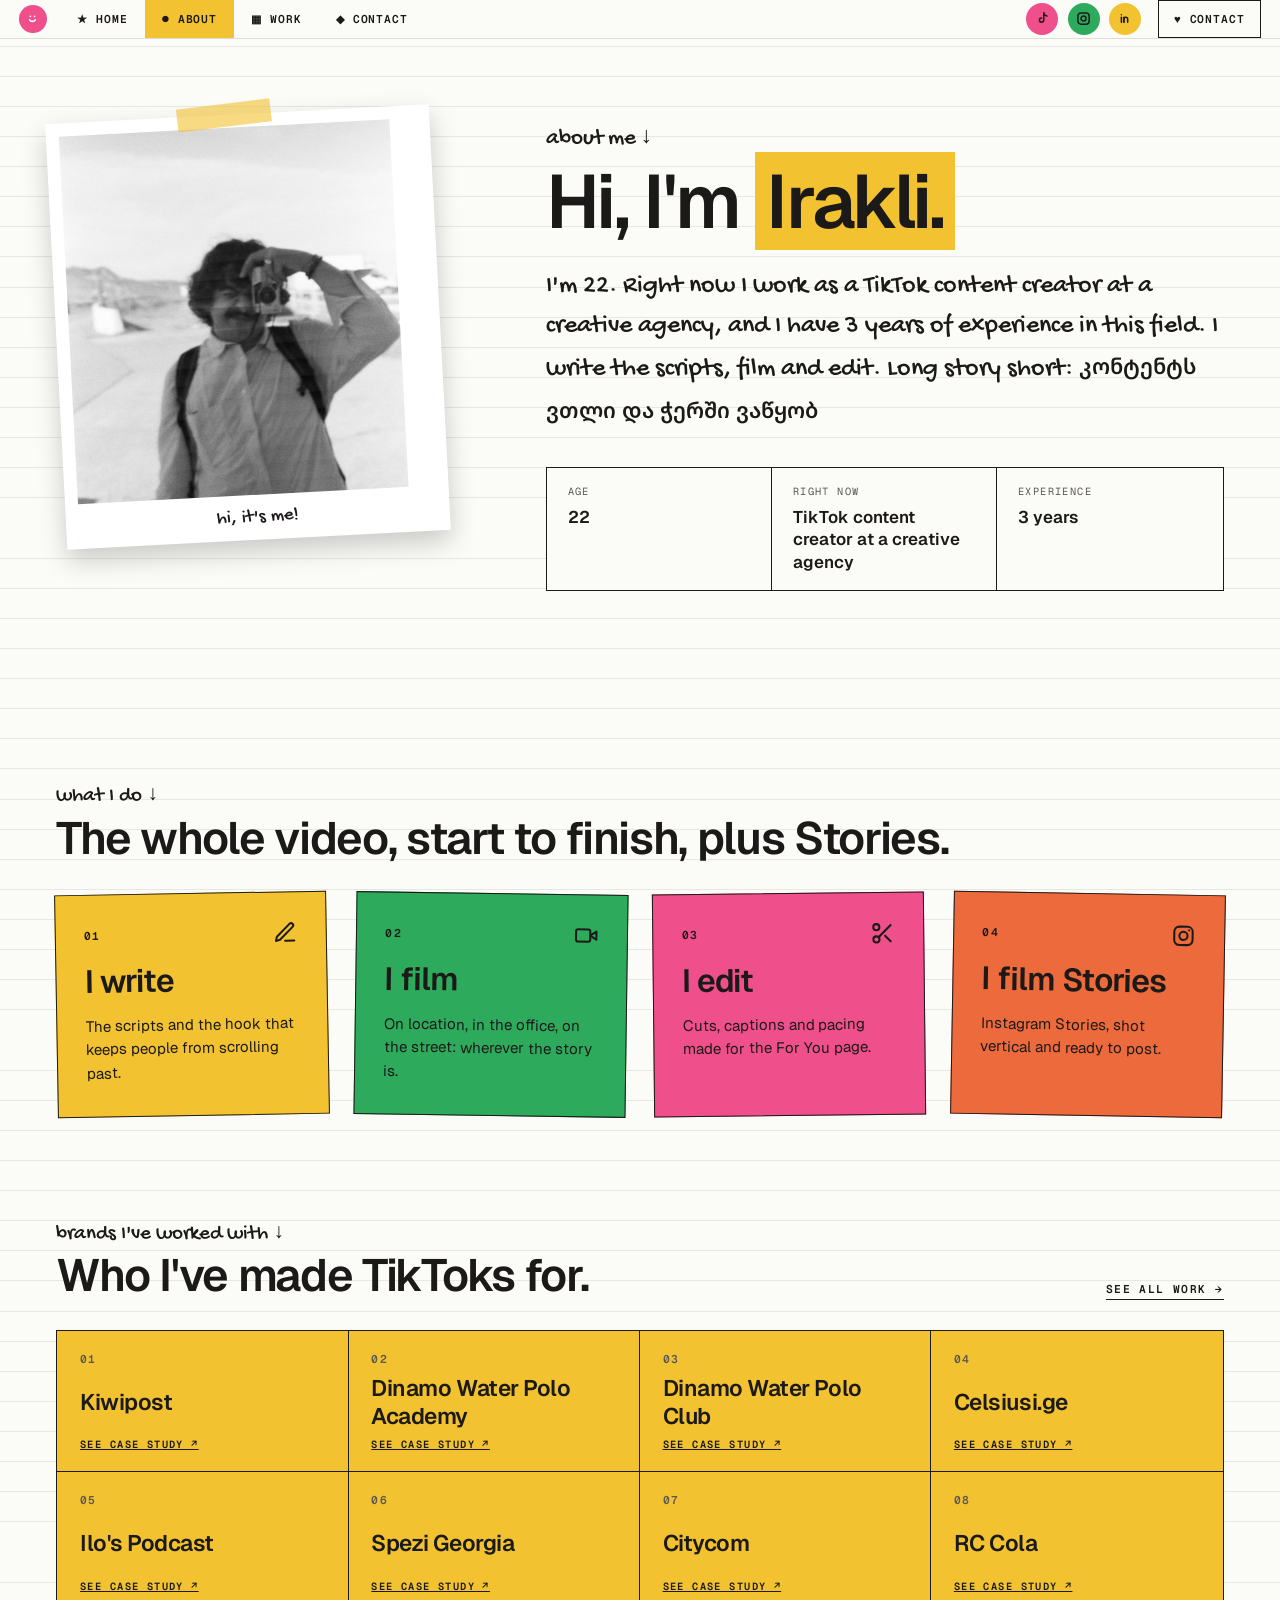
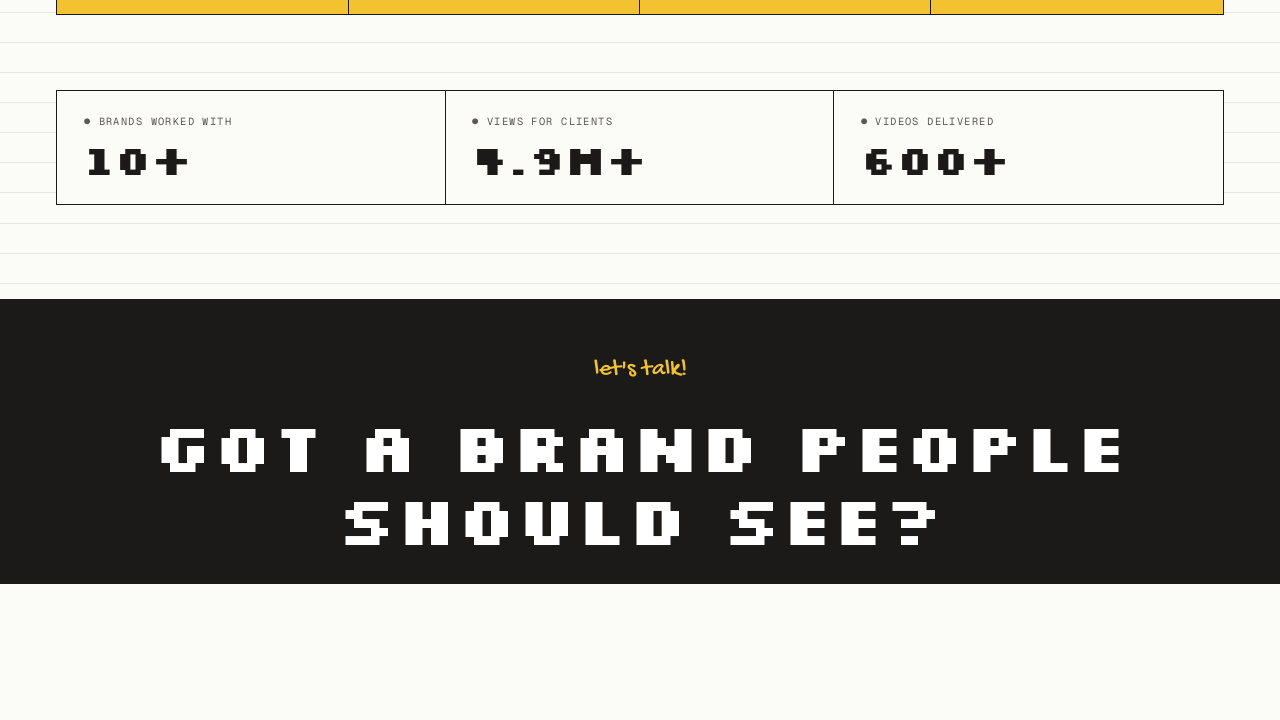
<file: About.html>
<!doctype html>
<html lang="en">
<head>
<meta charset="utf-8">
<meta name="viewport" content="width=device-width, initial-scale=1">
<title>Irakli Jashi — About</title>
<meta name="description" content="Irakli Jashi, TikTok content creator in Tbilisi. Scripting, filming and editing TikToks for brands.">
<meta property="og:title" content="Irakli Jashi — About">
<meta property="og:description" content="Irakli Jashi, TikTok content creator in Tbilisi. Scripting, filming and editing TikToks for brands.">
<meta property="og:image" content="assets/428924a46bc8e9712ab8777692a8602a.jpg">
<link rel="icon" href="assets/favicon.svg" type="image/svg+xml">
<link rel="stylesheet" href="https://fonts.googleapis.com/css2?family=Silkscreen:wght@400;700&amp;family=Gochi+Hand&amp;family=Geist:wght@400;500;600;700&amp;family=Geist+Mono:wght@400;500;600&amp;family=Noto+Sans+Georgian:wght@400;500;600&amp;display=swap">
<style>
body{margin:0;font-family:'Geist',sans-serif;color:#1c1a19;background:#8d8d8d}
a{color:#1c1a19;text-decoration:none}a:hover{color:#ec6a3c}
html{scroll-behavior:smooth}
.lift{transition:transform .35s cubic-bezier(.2,.8,.2,1),box-shadow .35s}
.lift:hover{transform:translateY(-8px);box-shadow:0 26px 40px rgba(0,0,0,.28)}
.wob{transition:transform .2s}
.wob:hover{transform:rotate(-3deg) scale(1.05)}
</style>
<style>html,body{background:#fbfbf8;overflow-x:hidden}#top{margin:0 auto;background:none!important}</style>
<link rel="stylesheet" href="assets/mobile.css">
<script>function fit(){var w=window.innerWidth;document.documentElement.style.zoom=w<=820?1:w/1360}fit();addEventListener('resize',fit)</script>
</head>
<body class="page-about">
<div id="top" style="width: 1360px; height: 2320px; box-sizing: border-box; padding: 0; display: flex; background-color: #8d8d8d; background-image: linear-gradient(rgba(255,255,255,0.35) 2px, transparent 2px), linear-gradient(90deg, rgba(255,255,255,0.35) 2px, transparent 2px); background-size: 56px 56px; font-family: 'Geist', sans-serif">
<div style="flex-grow: 1; display: flex; flex-direction: column; background-color: #fbfbf8; background-image: repeating-linear-gradient(0deg, transparent 0px, transparent 31px, #e8e8e2 31px, #e8e8e2 32px); overflow: hidden">


<!-- NAV -->
<nav aria-label="Main" style="height: 64px; box-sizing: border-box; padding: 0 20px; display: flex; align-items: center; justify-content: space-between; background: #fbfbf8; border-bottom: 1px solid #deded7">
<div style="display: flex; align-items: center; height: 100%">
<a href="index.html" aria-label="Home" style="width: 30px; height: 30px; border-radius: 50%; background: #ef4f8a; display: flex; align-items: center; justify-content: center; margin-right: 14px">
<svg width="18" height="18" viewBox="0 0 24 24" fill="none" stroke="#ffffff" stroke-width="2.4" stroke-linecap="round"><path d="M8 14c1 1.5 2.4 2.2 4 2.2s3-.7 4-2.2"></path><path d="M9 9v.01"></path><path d="M15 9v.01"></path></svg>
</a>
<a href="index.html" style="height: 100%; display: flex; align-items: center; padding: 0 18px; font-family: 'Geist Mono', monospace; font-size: 12px; font-weight: 600; letter-spacing: 1px">★ HOME</a>
<a href="#top" style="height: 100%; display: flex; align-items: center; padding: 0 18px; font-family: 'Geist Mono', monospace; font-size: 12px; font-weight: 600; letter-spacing: 1px; background: #f2c230">● ABOUT</a>
<a href="Work.html" style="height: 100%; display: flex; align-items: center; padding: 0 18px; font-family: 'Geist Mono', monospace; font-size: 12px; font-weight: 600; letter-spacing: 1px">▦ WORK</a>
<a href="Contact.html" style="height: 100%; display: flex; align-items: center; padding: 0 18px; font-family: 'Geist Mono', monospace; font-size: 12px; font-weight: 600; letter-spacing: 1px">◆ CONTACT</a>
</div>
<div style="display: flex; align-items: center; gap: 10px">
<a class="wob" href="https://www.tiktok.com/@patrickhavingfun" aria-label="TikTok" style="width: 34px; height: 34px; border-radius: 50%; background: #ef4f8a; display: flex; align-items: center; justify-content: center; color: #1c1a19"><svg width="16" height="16" viewBox="0 0 24 24" fill="none" stroke="currentColor" stroke-width="2.4" stroke-linecap="round" stroke-linejoin="round"><path d="M14 3v11.5a3.5 3.5 0 1 1-3.5-3.5"></path><path d="M14 3c.5 2.8 2.4 4.6 5 5"></path></svg></a>
<a class="wob" href="https://www.instagram.com/__patrickkk__/" aria-label="Instagram" style="width: 34px; height: 34px; border-radius: 50%; background: #2eaa5c; display: flex; align-items: center; justify-content: center; color: #1c1a19"><svg width="16" height="16" viewBox="0 0 24 24" fill="none" stroke="currentColor" stroke-width="2.4" stroke-linecap="round" stroke-linejoin="round"><rect x="3" y="3" width="18" height="18" rx="5"></rect><circle cx="12" cy="12" r="4"></circle></svg></a>
<a class="wob" href="https://www.linkedin.com/in/irakli-jashi-490ba789/" aria-label="LinkedIn" style="width: 34px; height: 34px; border-radius: 50%; background: #f2c230; display: flex; align-items: center; justify-content: center; color: #1c1a19"><svg width="16" height="16" viewBox="0 0 24 24" fill="none" stroke="currentColor" stroke-width="2.4" stroke-linecap="round" stroke-linejoin="round"><path d="M7 10v8"></path><path d="M7 6v.01"></path><path d="M11 18v-5a3 3 0 0 1 6 0v5"></path><path d="M11 10v8"></path></svg></a>
<a href="Contact.html" style="margin-left: 8px; height: 38px; padding: 0 16px; border: 1.5px solid #1c1a19; display: flex; align-items: center; gap: 8px; font-family: 'Geist Mono', monospace; font-size: 12px; font-weight: 600; letter-spacing: 1px">♥ CONTACT</a>
</div>
</nav>


<!-- INTRO -->
<section style="position: relative; padding: 80px 60px 0; display: flex; gap: 80px; align-items: flex-start">
<div style="position: relative; width: 440px; height: 600px; flex-shrink: 0">
<div style="position: absolute; left: 0; top: 0; width: 380px; padding: 14px 14px 48px; background: #ffffff; box-shadow: 0 12px 28px rgba(0,0,0,0.2); transform: rotate(-3deg)">
<img src="assets/428924a46bc8e9712ab8777692a8602a.jpg" alt="Black and white photo of Irakli Jashi taking a picture with a film camera" style="width: 352px; height: 391px; object-fit: cover; object-position: 50% 32%; display: block">
<div style="position: absolute; bottom: 12px; left: 0; right: 0; text-align: center; font-family: 'Gochi Hand', cursive; font-size: 20px">hi, it's me!</div>
<span style="position: absolute; left: 140px; top: -12px; width: 100px; height: 24px; background: rgba(242,194,48,0.6); transform: rotate(-4deg)"></span>
</div>
</div>
<div style="flex-grow: 1; padding-top: 10px; display: flex; flex-direction: column">
<span style="font-family: 'Gochi Hand', cursive; font-size: 24px">about me ↓</span>
<h1 style="margin: 10px 0 0; font-size: 80px; line-height: 84px; font-weight: 600; letter-spacing: -2.8px">Hi, I'm <span style="background: #f2c230; padding: 0 12px">Irakli.</span></h1>
<p style="margin: 28px 0 0; font-family: 'Gochi Hand', cursive; font-size: 28px; line-height: 42px; color: #1c1a19">I'm 22. Right now I work as a TikTok content creator at a creative agency, and I have 3 years of experience in this field. I write the scripts, film and edit. Long story short: <span style="font-family: 'Noto Sans Georgian', sans-serif; font-size: 23px; font-weight: 600">კონტენტს ვთლი და ჭერში ვაწყობ</span></p>
<div style="margin-top: 36px; display: grid; grid-template-columns: repeat(3, minmax(0, 1fr)); border: 1.5px solid #1c1a19; background: #fbfbf8">
<div style="padding: 18px 22px; border-right: 1.5px solid #1c1a19; display: flex; flex-direction: column; gap: 8px"><span style="font-family: 'Geist Mono', monospace; font-size: 11px; letter-spacing: 1.5px; color: #5c5955">AGE</span><span style="font-size: 18px; line-height: 24px; font-weight: 600">22</span></div>
<div style="padding: 18px 22px; border-right: 1.5px solid #1c1a19; display: flex; flex-direction: column; gap: 8px"><span style="font-family: 'Geist Mono', monospace; font-size: 11px; letter-spacing: 1.5px; color: #5c5955">RIGHT NOW</span><span style="font-size: 18px; line-height: 24px; font-weight: 600">TikTok content creator at a creative agency</span></div>
<div style="padding: 18px 22px; display: flex; flex-direction: column; gap: 8px"><span style="font-family: 'Geist Mono', monospace; font-size: 11px; letter-spacing: 1.5px; color: #5c5955">EXPERIENCE</span><span style="font-size: 18px; line-height: 24px; font-weight: 600">3 years</span></div>
</div>
</div>
</section>

<!-- WHAT I DO -->
<section style="padding: 110px 60px 0; display: flex; flex-direction: column; gap: 32px">
<div style="display: flex; flex-direction: column; gap: 6px">
<span style="font-family: 'Gochi Hand', cursive; font-size: 22px">what I do ↓</span>
<h2 style="margin: 0; font-size: 48px; line-height: 52px; font-weight: 600; letter-spacing: -1.4px">The whole video, start to finish, plus Stories.</h2>
</div>
<div style="display: grid; grid-template-columns: repeat(4, minmax(0, 1fr)); gap: 28px">
<div class="lift" style="padding: 30px 30px 34px; background: #f2c230; color: #1c1a19; border: 1.5px solid #1c1a19; display: flex; flex-direction: column; gap: 16px; transform: rotate(-1deg)">
<div style="display: flex; justify-content: space-between; align-items: center"><span style="font-family: 'Geist Mono', monospace; font-size: 12px; font-weight: 600; letter-spacing: 1.5px">01</span><svg width="26" height="26" viewBox="0 0 24 24" fill="none" stroke="currentColor" stroke-width="2" stroke-linecap="round" stroke-linejoin="round"><path d="M12 20h9"></path><path d="M16.5 3.5a2.1 2.1 0 0 1 3 3L7 19l-4 1 1-4z"></path></svg></div>
<span style="font-size: 34px; line-height: 38px; font-weight: 600; letter-spacing: -1px">I write</span>
<span style="font-size: 16px; line-height: 25px">The scripts and the hook that keeps people from scrolling past.</span>
</div>
<div class="lift" style="padding: 30px 30px 34px; background: #2eaa5c; color: #1c1a19; border: 1.5px solid #1c1a19; display: flex; flex-direction: column; gap: 16px; transform: rotate(0.8deg)">
<div style="display: flex; justify-content: space-between; align-items: center"><span style="font-family: 'Geist Mono', monospace; font-size: 12px; font-weight: 600; letter-spacing: 1.5px">02</span><svg width="26" height="26" viewBox="0 0 24 24" fill="none" stroke="currentColor" stroke-width="2" stroke-linecap="round" stroke-linejoin="round"><rect x="2" y="6" width="14" height="12" rx="2"></rect><path d="M22 8l-6 4 6 4z"></path></svg></div>
<span style="font-size: 34px; line-height: 38px; font-weight: 600; letter-spacing: -1px">I film</span>
<span style="font-size: 16px; line-height: 25px">On location, in the office, on the street: wherever the story is.</span>
</div>
<div class="lift" style="padding: 30px 30px 34px; background: #ef4f8a; color: #1c1a19; border: 1.5px solid #1c1a19; display: flex; flex-direction: column; gap: 16px; transform: rotate(-0.6deg)">
<div style="display: flex; justify-content: space-between; align-items: center"><span style="font-family: 'Geist Mono', monospace; font-size: 12px; font-weight: 600; letter-spacing: 1.5px">03</span><svg width="26" height="26" viewBox="0 0 24 24" fill="none" stroke="currentColor" stroke-width="2" stroke-linecap="round" stroke-linejoin="round"><circle cx="6" cy="6" r="3"></circle><circle cx="6" cy="18" r="3"></circle><path d="M20 4L8.1 15.9"></path><path d="M14.5 14.5L20 20"></path></svg></div>
<span style="font-size: 34px; line-height: 38px; font-weight: 600; letter-spacing: -1px">I edit</span>
<span style="font-size: 16px; line-height: 25px">Cuts, captions and pacing made for the For You page.</span>
</div>
<div class="lift" style="padding: 30px 30px 34px; background: #ec6a3c; color: #1c1a19; border: 1.5px solid #1c1a19; display: flex; flex-direction: column; gap: 16px; transform: rotate(1deg)">
<div style="display: flex; justify-content: space-between; align-items: center"><span style="font-family: 'Geist Mono', monospace; font-size: 12px; font-weight: 600; letter-spacing: 1.5px">04</span><svg width="26" height="26" viewBox="0 0 24 24" fill="none" stroke="currentColor" stroke-width="2" stroke-linecap="round" stroke-linejoin="round"><rect x="3" y="3" width="18" height="18" rx="5"></rect><circle cx="12" cy="12" r="4"></circle><path d="M17.5 6.5v.01"></path></svg></div>
<span style="font-size: 34px; line-height: 38px; font-weight: 600; letter-spacing: -1px">I film Stories</span>
<span style="font-size: 16px; line-height: 25px">Instagram Stories, shot vertical and ready to post.</span>
</div>
</div>
</section>

<!-- BRANDS -->
<section style="padding: 110px 60px 0; display: flex; flex-direction: column; gap: 32px">
<div style="display: flex; justify-content: space-between; align-items: flex-end">
<div style="display: flex; flex-direction: column; gap: 6px">
<span style="font-family: 'Gochi Hand', cursive; font-size: 22px">brands I've worked with ↓</span>
<h2 style="margin: 0; font-size: 48px; line-height: 52px; font-weight: 600; letter-spacing: -1.4px">Who I've made TikToks for.</h2>
</div>
<a href="Work.html" style="font-family: 'Geist Mono', monospace; font-size: 12px; font-weight: 600; letter-spacing: 1.5px; border-bottom: 1.5px solid #1c1a19; padding-bottom: 3px">SEE ALL WORK →</a>
</div>
<div style="display: grid; grid-template-columns: repeat(4, minmax(0, 1fr)); border: 1.5px solid #1c1a19; background: #fbfbf8">
<a class="wob" href="Project08.html" style="height: 150px; box-sizing: border-box; padding: 22px 24px; border-right: 1.5px solid #1c1a19; border-bottom: 1.5px solid #1c1a19; background: #f2c230; display: flex; flex-direction: column; justify-content: space-between"><span style="font-family: 'Geist Mono', monospace; font-size: 12px; font-weight: 600; letter-spacing: 1.5px; color: #5c5955">01</span><span style="font-size: 24px; line-height: 30px; font-weight: 600; letter-spacing: -0.5px">Kiwipost</span><span style="font-family: 'Geist Mono', monospace; font-size: 11px; font-weight: 600; letter-spacing: 1.5px; text-decoration: underline">SEE CASE STUDY ↗</span></a>
<a class="wob" href="Project03.html" style="height: 150px; box-sizing: border-box; padding: 22px 24px; border-right: 1.5px solid #1c1a19; border-bottom: 1.5px solid #1c1a19; background: #f2c230; display: flex; flex-direction: column; justify-content: space-between"><span style="font-family: 'Geist Mono', monospace; font-size: 12px; font-weight: 600; letter-spacing: 1.5px; color: #5c5955">02</span><span style="font-size: 24px; line-height: 30px; font-weight: 600; letter-spacing: -0.5px">Dinamo Water Polo Academy</span><span style="font-family: 'Geist Mono', monospace; font-size: 11px; font-weight: 600; letter-spacing: 1.5px; text-decoration: underline">SEE CASE STUDY ↗</span></a>
<a class="wob" href="Project04.html" style="height: 150px; box-sizing: border-box; padding: 22px 24px; border-right: 1.5px solid #1c1a19; border-bottom: 1.5px solid #1c1a19; background: #f2c230; display: flex; flex-direction: column; justify-content: space-between"><span style="font-family: 'Geist Mono', monospace; font-size: 12px; font-weight: 600; letter-spacing: 1.5px; color: #5c5955">03</span><span style="font-size: 24px; line-height: 30px; font-weight: 600; letter-spacing: -0.5px">Dinamo Water Polo Club</span><span style="font-family: 'Geist Mono', monospace; font-size: 11px; font-weight: 600; letter-spacing: 1.5px; text-decoration: underline">SEE CASE STUDY ↗</span></a>
<a class="wob" href="Project07.html" style="height: 150px; box-sizing: border-box; padding: 22px 24px; border-bottom: 1.5px solid #1c1a19; background: #f2c230; display: flex; flex-direction: column; justify-content: space-between"><span style="font-family: 'Geist Mono', monospace; font-size: 12px; font-weight: 600; letter-spacing: 1.5px; color: #5c5955">04</span><span style="font-size: 24px; line-height: 30px; font-weight: 600; letter-spacing: -0.5px">Celsiusi.ge</span><span style="font-family: 'Geist Mono', monospace; font-size: 11px; font-weight: 600; letter-spacing: 1.5px; text-decoration: underline">SEE CASE STUDY ↗</span></a>
<a class="wob" href="Project05.html" style="height: 150px; box-sizing: border-box; padding: 22px 24px; border-right: 1.5px solid #1c1a19; background: #f2c230; display: flex; flex-direction: column; justify-content: space-between"><span style="font-family: 'Geist Mono', monospace; font-size: 12px; font-weight: 600; letter-spacing: 1.5px; color: #5c5955">05</span><span style="font-size: 24px; line-height: 30px; font-weight: 600; letter-spacing: -0.5px">Ilo's Podcast</span><span style="font-family: 'Geist Mono', monospace; font-size: 11px; font-weight: 600; letter-spacing: 1.5px; text-decoration: underline">SEE CASE STUDY ↗</span></a>
<a class="wob" href="Project02.html" style="height: 150px; box-sizing: border-box; padding: 22px 24px; border-right: 1.5px solid #1c1a19; background: #f2c230; display: flex; flex-direction: column; justify-content: space-between"><span style="font-family: 'Geist Mono', monospace; font-size: 12px; font-weight: 600; letter-spacing: 1.5px; color: #5c5955">06</span><span style="font-size: 24px; line-height: 30px; font-weight: 600; letter-spacing: -0.5px">Spezi Georgia</span><span style="font-family: 'Geist Mono', monospace; font-size: 11px; font-weight: 600; letter-spacing: 1.5px; text-decoration: underline">SEE CASE STUDY ↗</span></a>
<a class="wob" href="Project01.html" style="height: 150px; box-sizing: border-box; padding: 22px 24px; border-right: 1.5px solid #1c1a19; background: #f2c230; display: flex; flex-direction: column; justify-content: space-between"><span style="font-family: 'Geist Mono', monospace; font-size: 12px; font-weight: 600; letter-spacing: 1.5px; color: #5c5955">07</span><span style="font-size: 24px; line-height: 30px; font-weight: 600; letter-spacing: -0.5px">Citycom</span><span style="font-family: 'Geist Mono', monospace; font-size: 11px; font-weight: 600; letter-spacing: 1.5px; text-decoration: underline">SEE CASE STUDY ↗</span></a>
<a class="wob" href="Project06.html" style="height: 150px; box-sizing: border-box; padding: 22px 24px; background: #f2c230; display: flex; flex-direction: column; justify-content: space-between"><span style="font-family: 'Geist Mono', monospace; font-size: 12px; font-weight: 600; letter-spacing: 1.5px; color: #5c5955">08</span><span style="font-size: 24px; line-height: 30px; font-weight: 600; letter-spacing: -0.5px">RC Cola</span><span style="font-family: 'Geist Mono', monospace; font-size: 11px; font-weight: 600; letter-spacing: 1.5px; text-decoration: underline">SEE CASE STUDY ↗</span></a>
</div>
</section>

<!-- STATS -->
<section style="padding: 80px 60px 0">
<div style="display: grid; grid-template-columns: repeat(3, minmax(0, 1fr)); border: 1.5px solid #1c1a19; background: #fbfbf8">
<div style="padding: 26px 28px; border-right: 1.5px solid #1c1a19; display: flex; flex-direction: column; gap: 10px"><span style="font-family: &quot;Geist Mono&quot;, monospace; font-size: 11px; letter-spacing: 1.5px; color: rgb(92, 89, 85)">● BRANDS WORKED WITH</span><span style="font-family: Silkscreen, monospace; font-weight: 700; font-size: 44px; line-height: 44px">10+</span></div>
<div style="padding: 26px 28px; border-right: 1.5px solid #1c1a19; display: flex; flex-direction: column; gap: 10px"><span style="font-family: &quot;Geist Mono&quot;, monospace; font-size: 11px; letter-spacing: 1.5px; color: rgb(92, 89, 85)">● VIEWS FOR CLIENTS</span><span style="font-family: Silkscreen, monospace; font-weight: 700; font-size: 44px; line-height: 44px">4.9M+</span></div>
<div style="padding: 26px 28px; display: flex; flex-direction: column; gap: 10px"><span style="font-family: &quot;Geist Mono&quot;, monospace; font-size: 11px; letter-spacing: 1.5px; color: rgb(92, 89, 85)">● VIDEOS DELIVERED</span><span style="font-family: Silkscreen, monospace; font-weight: 700; font-size: 44px; line-height: 44px">600+</span></div>
</div>
</section>

<!-- CONTACT -->
<section id="contact" style="flex-grow: 1; margin-top: 100px; display: flex; flex-direction: column; align-items: center; justify-content: center; gap: 26px; background: #1c1a19; color: #ffffff; padding: 60px">
<span style="font-family: 'Gochi Hand', cursive; font-size: 26px; color: #f2c230">let's talk!</span>
<h2 style="margin: 0; text-align: center; font-family: 'Silkscreen', monospace; font-weight: 700; font-size: 72px; line-height: 78px">GOT A BRAND PEOPLE<br>SHOULD SEE?</h2>
<a href="mailto:jashiirakli77@gmail.com" style="font-family: 'Geist Mono', monospace; font-size: 20px; color: #ffffff; border-bottom: 2px solid #ec6a3c; padding-bottom: 4px">jashiirakli77@gmail.com</a>
<span style="font-family: 'Geist Mono', monospace; font-size: 13px; letter-spacing: 1.5px; color: #c9c6c0">BASED IN TBILISI · GEORGIAN &amp; ENGLISH · FREELANCE &amp; PART-TIME</span>
<a href="https://wa.me/995598922935" style="font-family: 'Geist Mono', monospace; font-size: 16px; color: #ffffff">+995 598 92 29 35</a>
<div style="margin-top: 20px; display: flex; gap: 14px">
<a class="wob" href="https://www.tiktok.com/@patrickhavingfun" style="height: 52px; padding: 0 22px; background: #ef4f8a; color: #1c1a19; display: flex; align-items: center; gap: 10px; font-weight: 600; font-size: 17px"><svg width="20" height="20" viewBox="0 0 24 24" fill="none" stroke="currentColor" stroke-width="2.2" stroke-linecap="round" stroke-linejoin="round"><path d="M14 3v11.5a3.5 3.5 0 1 1-3.5-3.5"></path><path d="M14 3c.5 2.8 2.4 4.6 5 5"></path></svg>TikTok</a>
<a class="wob" href="https://www.instagram.com/__patrickkk__/" style="height: 52px; padding: 0 22px; background: #2eaa5c; color: #1c1a19; display: flex; align-items: center; gap: 10px; font-weight: 600; font-size: 17px"><svg width="20" height="20" viewBox="0 0 24 24" fill="none" stroke="currentColor" stroke-width="2.2" stroke-linecap="round" stroke-linejoin="round"><rect x="3" y="3" width="18" height="18" rx="5"></rect><circle cx="12" cy="12" r="4"></circle></svg>Instagram</a>
<a class="wob" href="https://www.linkedin.com/in/irakli-jashi-490ba789/" style="height: 52px; padding: 0 22px; background: #f2c230; color: #1c1a19; display: flex; align-items: center; gap: 10px; font-weight: 600; font-size: 17px"><svg width="20" height="20" viewBox="0 0 24 24" fill="none" stroke="currentColor" stroke-width="2.2" stroke-linecap="round" stroke-linejoin="round"><path d="M7 10v8"></path><path d="M7 6v.01"></path><path d="M11 18v-5a3 3 0 0 1 6 0v5"></path><path d="M11 10v8"></path></svg>LinkedIn</a>
<a class="wob" href="https://wa.me/995598922935" style="height: 52px; padding: 0 22px; background: #ffffff; color: #1c1a19; display: flex; align-items: center; gap: 10px; font-weight: 600; font-size: 17px"><svg width="20" height="20" viewBox="0 0 24 24" fill="none" stroke="currentColor" stroke-width="2.2" stroke-linecap="round" stroke-linejoin="round"><path d="M3 21l1.7-5A8.5 8.5 0 1 1 8 19.4z"></path><path d="M9 9.5c.3 2 2.2 4.2 4.5 5l1.3-1.3 2 1-.5 1.6c-3.6.4-7.9-3.8-7.6-7.4l1.6-.5 1 2z"></path></svg>WhatsApp</a>
</div>
<span style="margin-top: 30px; font-family: 'Geist Mono', monospace; font-size: 11px; letter-spacing: 1.5px; color: #9a9892">© 2026 IRAKLI JASHI · MADE WITH TOO MANY TAKES</span>
</section>

</div>
</div>
</body>
</html>
</file>
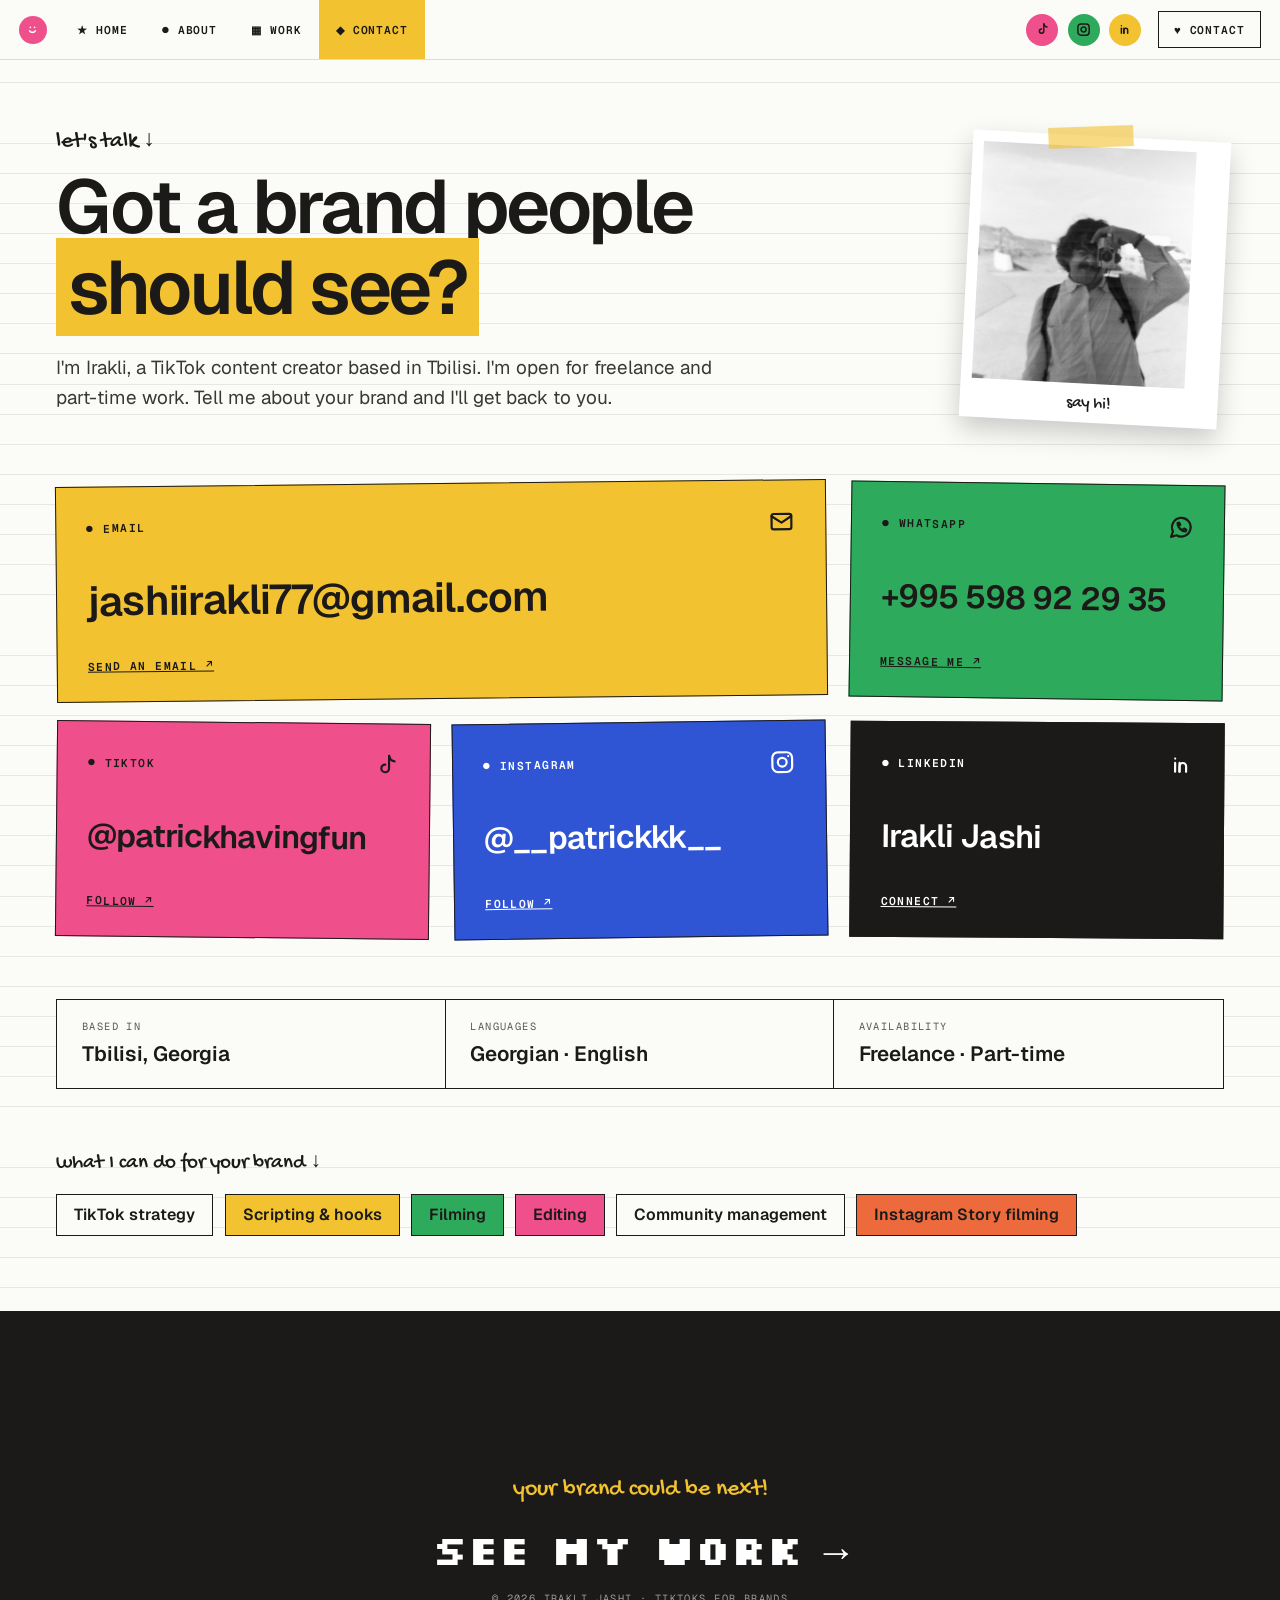
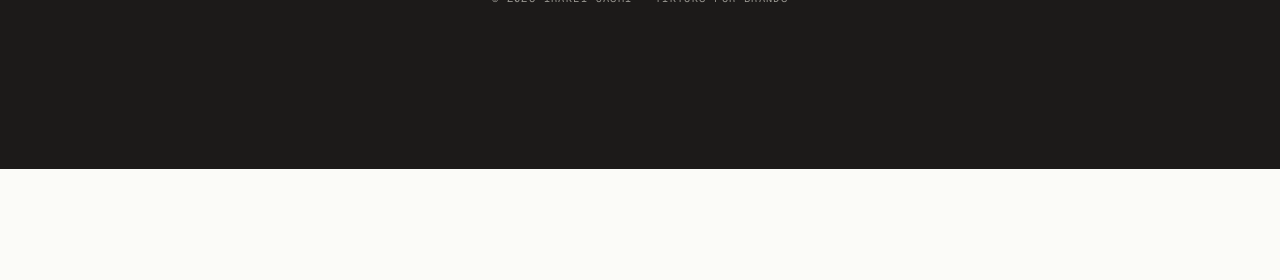
<file: Contact.html>
<!doctype html>
<html lang="en">
<head>
<meta charset="utf-8">
<meta name="viewport" content="width=device-width, initial-scale=1">
<title>Irakli Jashi — Contact</title>
<meta name="description" content="Irakli Jashi, TikTok content creator in Tbilisi. Scripting, filming and editing TikToks for brands.">
<meta property="og:title" content="Irakli Jashi — Contact">
<meta property="og:description" content="Irakli Jashi, TikTok content creator in Tbilisi. Scripting, filming and editing TikToks for brands.">
<meta property="og:image" content="assets/428924a46bc8e9712ab8777692a8602a.jpg">
<link rel="icon" href="assets/favicon.svg" type="image/svg+xml">
<link rel="stylesheet" href="https://fonts.googleapis.com/css2?family=Silkscreen:wght@400;700&amp;family=Gochi+Hand&amp;family=Geist:wght@400;500;600;700&amp;family=Geist+Mono:wght@400;500;600&amp;family=Noto+Sans+Georgian:wght@500;600&amp;display=swap">
<style>
body{margin:0;font-family:'Geist',sans-serif;color:#1c1a19;background:#8d8d8d}
a{color:#1c1a19;text-decoration:none}a:hover{color:#ec6a3c}
html{scroll-behavior:smooth}
.lift{transition:transform .35s cubic-bezier(.2,.8,.2,1)}
.lift:hover{transform:translateY(-8px) rotate(0deg)!important}
.wob{transition:transform .2s}
.wob:hover{transform:rotate(-3deg) scale(1.05)}
</style>
<style>html,body{background:#fbfbf8;overflow-x:hidden}#top{margin:0 auto;background:none!important}</style>
<link rel="stylesheet" href="assets/mobile.css">
<script>function fit(){var w=window.innerWidth;document.documentElement.style.zoom=w<=820?1:w/1360}fit();addEventListener('resize',fit)</script>
</head>
<body class="page-contact">
<div id="top" style="width: 1360px; height: 1880px; box-sizing: border-box; padding: 0; display: flex; background-color: #8d8d8d; background-image: linear-gradient(rgba(255,255,255,0.35) 2px, transparent 2px), linear-gradient(90deg, rgba(255,255,255,0.35) 2px, transparent 2px); background-size: 56px 56px; font-family: 'Geist', sans-serif">
<div style="flex-grow: 1; display: flex; flex-direction: column; background-color: #fbfbf8; background-image: repeating-linear-gradient(0deg, transparent 0px, transparent 31px, #e8e8e2 31px, #e8e8e2 32px); overflow: hidden">

<!-- NAV -->
<nav aria-label="Main" style="height: 64px; flex-shrink: 0; box-sizing: border-box; padding: 0 20px; display: flex; align-items: center; justify-content: space-between; background: #fbfbf8; border-bottom: 1px solid #deded7">
<div style="display: flex; align-items: center; height: 100%">
<a href="index.html" aria-label="Home" style="width: 30px; height: 30px; border-radius: 50%; background: #ef4f8a; display: flex; align-items: center; justify-content: center; margin-right: 14px">
<svg width="18" height="18" viewBox="0 0 24 24" fill="none" stroke="#ffffff" stroke-width="2.4" stroke-linecap="round"><path d="M8 14c1 1.5 2.4 2.2 4 2.2s3-.7 4-2.2"></path><path d="M9 9v.01"></path><path d="M15 9v.01"></path></svg>
</a>
<a href="index.html" style="height: 100%; display: flex; align-items: center; padding: 0 18px; font-family: 'Geist Mono', monospace; font-size: 12px; font-weight: 600; letter-spacing: 1px">★ HOME</a>
<a href="About.html" style="height: 100%; display: flex; align-items: center; padding: 0 18px; font-family: 'Geist Mono', monospace; font-size: 12px; font-weight: 600; letter-spacing: 1px">● ABOUT</a>
<a href="Work.html" style="height: 100%; display: flex; align-items: center; padding: 0 18px; font-family: 'Geist Mono', monospace; font-size: 12px; font-weight: 600; letter-spacing: 1px">▦ WORK</a>
<a href="#top" style="height: 100%; display: flex; align-items: center; padding: 0 18px; font-family: 'Geist Mono', monospace; font-size: 12px; font-weight: 600; letter-spacing: 1px; background: #f2c230">◆ CONTACT</a>
</div>
<div style="display: flex; align-items: center; gap: 10px">
<a class="wob" href="https://www.tiktok.com/@patrickhavingfun" aria-label="TikTok" style="width: 34px; height: 34px; border-radius: 50%; background: #ef4f8a; display: flex; align-items: center; justify-content: center; color: #1c1a19"><svg width="16" height="16" viewBox="0 0 24 24" fill="none" stroke="currentColor" stroke-width="2.4" stroke-linecap="round" stroke-linejoin="round"><path d="M14 3v11.5a3.5 3.5 0 1 1-3.5-3.5"></path><path d="M14 3c.5 2.8 2.4 4.6 5 5"></path></svg></a>
<a class="wob" href="https://www.instagram.com/__patrickkk__/" aria-label="Instagram" style="width: 34px; height: 34px; border-radius: 50%; background: #2eaa5c; display: flex; align-items: center; justify-content: center; color: #1c1a19"><svg width="16" height="16" viewBox="0 0 24 24" fill="none" stroke="currentColor" stroke-width="2.4" stroke-linecap="round" stroke-linejoin="round"><rect x="3" y="3" width="18" height="18" rx="5"></rect><circle cx="12" cy="12" r="4"></circle></svg></a>
<a class="wob" href="https://www.linkedin.com/in/irakli-jashi-490ba789/" aria-label="LinkedIn" style="width: 34px; height: 34px; border-radius: 50%; background: #f2c230; display: flex; align-items: center; justify-content: center; color: #1c1a19"><svg width="16" height="16" viewBox="0 0 24 24" fill="none" stroke="currentColor" stroke-width="2.4" stroke-linecap="round" stroke-linejoin="round"><path d="M7 10v8"></path><path d="M7 6v.01"></path><path d="M11 18v-5a3 3 0 0 1 6 0v5"></path><path d="M11 10v8"></path></svg></a>
<a href="mailto:jashiirakli77@gmail.com" style="margin-left: 8px; height: 38px; padding: 0 16px; border: 1.5px solid #1c1a19; display: flex; align-items: center; gap: 8px; font-family: 'Geist Mono', monospace; font-size: 12px; font-weight: 600; letter-spacing: 1px">♥ CONTACT</a>
</div>
</nav>

<!-- HEADER -->
<section style="padding: 70px 60px 0; display: flex; justify-content: space-between; align-items: flex-start; gap: 40px">
<div style="display: flex; flex-direction: column; gap: 12px; max-width: 860px">
<span style="font-family: 'Gochi Hand', cursive; font-size: 24px">let's talk ↓</span>
<h1 style="margin: 0; font-size: 80px; line-height: 86px; font-weight: 600; letter-spacing: -2.8px">Got a brand people <span style="background: #f2c230; padding: 0 12px">should see?</span></h1>
<p style="margin: 14px 0 0; font-size: 20px; line-height: 32px; color: #3a3836; max-width: 700px">I'm Irakli, a TikTok content creator based in Tbilisi. I'm open for freelance and part-time work. Tell me about your brand and I'll get back to you.</p>
</div>
<div style="position: relative; width: 250px; flex-shrink: 0; margin-top: 10px; padding: 12px 12px 42px; background: #ffffff; box-shadow: 0 12px 28px rgba(0,0,0,0.2); transform: rotate(3deg)">
<img src="assets/428924a46bc8e9712ab8777692a8602a.jpg" alt="Black and white photo of Irakli Jashi taking a picture with a film camera" style="width: 226px; height: 251px; object-fit: cover; object-position: 50% 32%; display: block">
<div style="position: absolute; bottom: 10px; left: 0; right: 0; text-align: center; font-family: 'Gochi Hand', cursive; font-size: 18px">say hi!</div>
<span style="position: absolute; left: 80px; top: -10px; width: 90px; height: 22px; background: rgba(242,194,48,0.6); transform: rotate(-5deg)"></span>
</div>
</section>

<!-- WAYS TO REACH ME -->
<section style="padding: 64px 60px 0; display: grid; grid-template-columns: repeat(3, minmax(0, 1fr)); gap: 24px">
<a class="lift" href="mailto:jashiirakli77@gmail.com" style="grid-column: span 2; min-height: 230px; box-sizing: border-box; padding: 30px 32px; background: #f2c230; color: #1c1a19; border: 1.5px solid #1c1a19; display: flex; flex-direction: column; justify-content: space-between; gap: 20px; transform: rotate(-0.6deg)">
<div style="display: flex; justify-content: space-between; align-items: center"><span style="font-family: 'Geist Mono', monospace; font-size: 12px; font-weight: 600; letter-spacing: 1.5px">● EMAIL</span><svg width="28" height="28" viewBox="0 0 24 24" fill="none" stroke="currentColor" stroke-width="2" stroke-linecap="round" stroke-linejoin="round"><rect x="3" y="5" width="18" height="14" rx="2"></rect><path d="M3 7l9 6 9-6"></path></svg></div>
<span style="font-size: 44px; line-height: 50px; font-weight: 600; letter-spacing: -1px; overflow-wrap: anywhere">jashiirakli77@gmail.com</span>
<span style="font-family: 'Geist Mono', monospace; font-size: 12px; font-weight: 600; letter-spacing: 1.5px; text-decoration: underline">SEND AN EMAIL ↗</span>
</a>
<a class="lift" href="https://wa.me/995598922935" style="min-height: 230px; box-sizing: border-box; padding: 30px 32px; background: #2eaa5c; color: #1c1a19; border: 1.5px solid #1c1a19; display: flex; flex-direction: column; justify-content: space-between; gap: 20px; transform: rotate(0.8deg)">
<div style="display: flex; justify-content: space-between; align-items: center"><span style="font-family: 'Geist Mono', monospace; font-size: 12px; font-weight: 600; letter-spacing: 1.5px">● WHATSAPP</span><svg width="28" height="28" viewBox="0 0 24 24" fill="none" stroke="currentColor" stroke-width="2" stroke-linecap="round" stroke-linejoin="round"><path d="M3 21l1.7-5A8.5 8.5 0 1 1 8 19.4z"></path><path d="M9 9.5c.3 2 2.2 4.2 4.5 5l1.3-1.3 2 1-.5 1.6c-3.6.4-7.9-3.8-7.6-7.4l1.6-.5 1 2z"></path></svg></div>
<span style="font-size: 34px; line-height: 40px; font-weight: 600; letter-spacing: -1px; overflow-wrap: anywhere">+995 598 92 29 35</span>
<span style="font-family: 'Geist Mono', monospace; font-size: 12px; font-weight: 600; letter-spacing: 1.5px; text-decoration: underline">MESSAGE ME ↗</span>
</a>
<a class="lift" href="https://www.tiktok.com/@patrickhavingfun" style="min-height: 230px; box-sizing: border-box; padding: 30px 32px; background: #ef4f8a; color: #1c1a19; border: 1.5px solid #1c1a19; display: flex; flex-direction: column; justify-content: space-between; gap: 20px; transform: rotate(0.6deg)">
<div style="display: flex; justify-content: space-between; align-items: center"><span style="font-family: 'Geist Mono', monospace; font-size: 12px; font-weight: 600; letter-spacing: 1.5px">● TIKTOK</span><svg width="28" height="28" viewBox="0 0 24 24" fill="none" stroke="currentColor" stroke-width="2" stroke-linecap="round" stroke-linejoin="round"><path d="M14 3v11.5a3.5 3.5 0 1 1-3.5-3.5"></path><path d="M14 3c.5 2.8 2.4 4.6 5 5"></path></svg></div>
<span style="font-size: 34px; line-height: 40px; font-weight: 600; letter-spacing: -1px; overflow-wrap: anywhere">@patrickhavingfun</span>
<span style="font-family: 'Geist Mono', monospace; font-size: 12px; font-weight: 600; letter-spacing: 1.5px; text-decoration: underline">FOLLOW ↗</span>
</a>
<a class="lift" href="https://www.instagram.com/__patrickkk__/" style="min-height: 230px; box-sizing: border-box; padding: 30px 32px; background: #2f55d4; color: #ffffff; border: 1.5px solid #1c1a19; display: flex; flex-direction: column; justify-content: space-between; gap: 20px; transform: rotate(-0.8deg)">
<div style="display: flex; justify-content: space-between; align-items: center"><span style="font-family: 'Geist Mono', monospace; font-size: 12px; font-weight: 600; letter-spacing: 1.5px">● INSTAGRAM</span><svg width="28" height="28" viewBox="0 0 24 24" fill="none" stroke="currentColor" stroke-width="2" stroke-linecap="round" stroke-linejoin="round"><rect x="3" y="3" width="18" height="18" rx="5"></rect><circle cx="12" cy="12" r="4"></circle><path d="M17.5 6.5v.01"></path></svg></div>
<span style="font-size: 34px; line-height: 40px; font-weight: 600; letter-spacing: -1px; overflow-wrap: anywhere">@__patrickkk__</span>
<span style="font-family: 'Geist Mono', monospace; font-size: 12px; font-weight: 600; letter-spacing: 1.5px; text-decoration: underline">FOLLOW ↗</span>
</a>
<a class="lift" href="https://www.linkedin.com/in/irakli-jashi-490ba789/" style="min-height: 230px; box-sizing: border-box; padding: 30px 32px; background: #1c1a19; color: #ffffff; border: 1.5px solid #1c1a19; display: flex; flex-direction: column; justify-content: space-between; gap: 20px; transform: rotate(0.4deg)">
<div style="display: flex; justify-content: space-between; align-items: center"><span style="font-family: 'Geist Mono', monospace; font-size: 12px; font-weight: 600; letter-spacing: 1.5px">● LINKEDIN</span><svg width="28" height="28" viewBox="0 0 24 24" fill="none" stroke="currentColor" stroke-width="2" stroke-linecap="round" stroke-linejoin="round"><path d="M7 10v8"></path><path d="M7 6v.01"></path><path d="M11 18v-5a3 3 0 0 1 6 0v5"></path><path d="M11 10v8"></path></svg></div>
<span style="font-size: 34px; line-height: 40px; font-weight: 600; letter-spacing: -1px; overflow-wrap: anywhere">Irakli Jashi</span>
<span style="font-family: 'Geist Mono', monospace; font-size: 12px; font-weight: 600; letter-spacing: 1.5px; text-decoration: underline">CONNECT ↗</span>
</a>
</section>

<!-- DETAILS -->
<section style="padding: 64px 60px 0">
<div style="display: grid; grid-template-columns: repeat(3, minmax(0, 1fr)); border: 1.5px solid #1c1a19; background: #fbfbf8">
<div style="padding: 22px 26px; border-right: 1.5px solid #1c1a19; display: flex; flex-direction: column; gap: 8px"><span style="font-family: 'Geist Mono', monospace; font-size: 11px; letter-spacing: 1.5px; color: #5c5955">BASED IN</span><span style="font-size: 22px; line-height: 28px; font-weight: 600">Tbilisi, Georgia</span></div>
<div style="padding: 22px 26px; border-right: 1.5px solid #1c1a19; display: flex; flex-direction: column; gap: 8px"><span style="font-family: 'Geist Mono', monospace; font-size: 11px; letter-spacing: 1.5px; color: #5c5955">LANGUAGES</span><span style="font-size: 22px; line-height: 28px; font-weight: 600">Georgian · English</span></div>
<div style="padding: 22px 26px; display: flex; flex-direction: column; gap: 8px"><span style="font-family: 'Geist Mono', monospace; font-size: 11px; letter-spacing: 1.5px; color: #5c5955">AVAILABILITY</span><span style="font-size: 22px; line-height: 28px; font-weight: 600">Freelance · Part-time</span></div>
</div>
</section>

<!-- SERVICES -->
<section style="padding: 64px 60px 0; display: flex; flex-direction: column; gap: 20px">
<span style="font-family: 'Gochi Hand', cursive; font-size: 22px">what I can do for your brand ↓</span>
<div style="display: flex; flex-wrap: wrap; gap: 12px"><span style="padding: 10px 18px; background: #fbfbf8; color: #1c1a19; border: 1.5px solid #1c1a19; font-size: 17px; font-weight: 600">TikTok strategy</span><span style="padding: 10px 18px; background: #f2c230; color: #1c1a19; border: 1.5px solid #1c1a19; font-size: 17px; font-weight: 600">Scripting &amp; hooks</span><span style="padding: 10px 18px; background: #2eaa5c; color: #1c1a19; border: 1.5px solid #1c1a19; font-size: 17px; font-weight: 600">Filming</span><span style="padding: 10px 18px; background: #ef4f8a; color: #1c1a19; border: 1.5px solid #1c1a19; font-size: 17px; font-weight: 600">Editing</span><span style="padding: 10px 18px; background: #fbfbf8; color: #1c1a19; border: 1.5px solid #1c1a19; font-size: 17px; font-weight: 600">Community management</span><span style="padding: 10px 18px; background: #ec6a3c; color: #1c1a19; border: 1.5px solid #1c1a19; font-size: 17px; font-weight: 600">Instagram Story filming</span></div>
</section>

<!-- FOOTER -->
<section style="flex-grow: 1; margin-top: 80px; display: flex; flex-direction: column; align-items: center; justify-content: center; gap: 22px; background: #1c1a19; color: #ffffff; padding: 50px">
<span style="font-family: 'Gochi Hand', cursive; font-size: 26px; color: #f2c230">your brand could be next!</span>
<a href="Work.html" style="font-family: 'Silkscreen', monospace; font-weight: 700; font-size: 44px; line-height: 50px; color: #ffffff">SEE MY WORK →</a>
<span style="font-family: 'Geist Mono', monospace; font-size: 11px; letter-spacing: 1.5px; color: #9a9892">© 2026 IRAKLI JASHI · TIKTOKS FOR BRANDS</span>
</section>

</div>
</div>
</body>
</html>
</file>
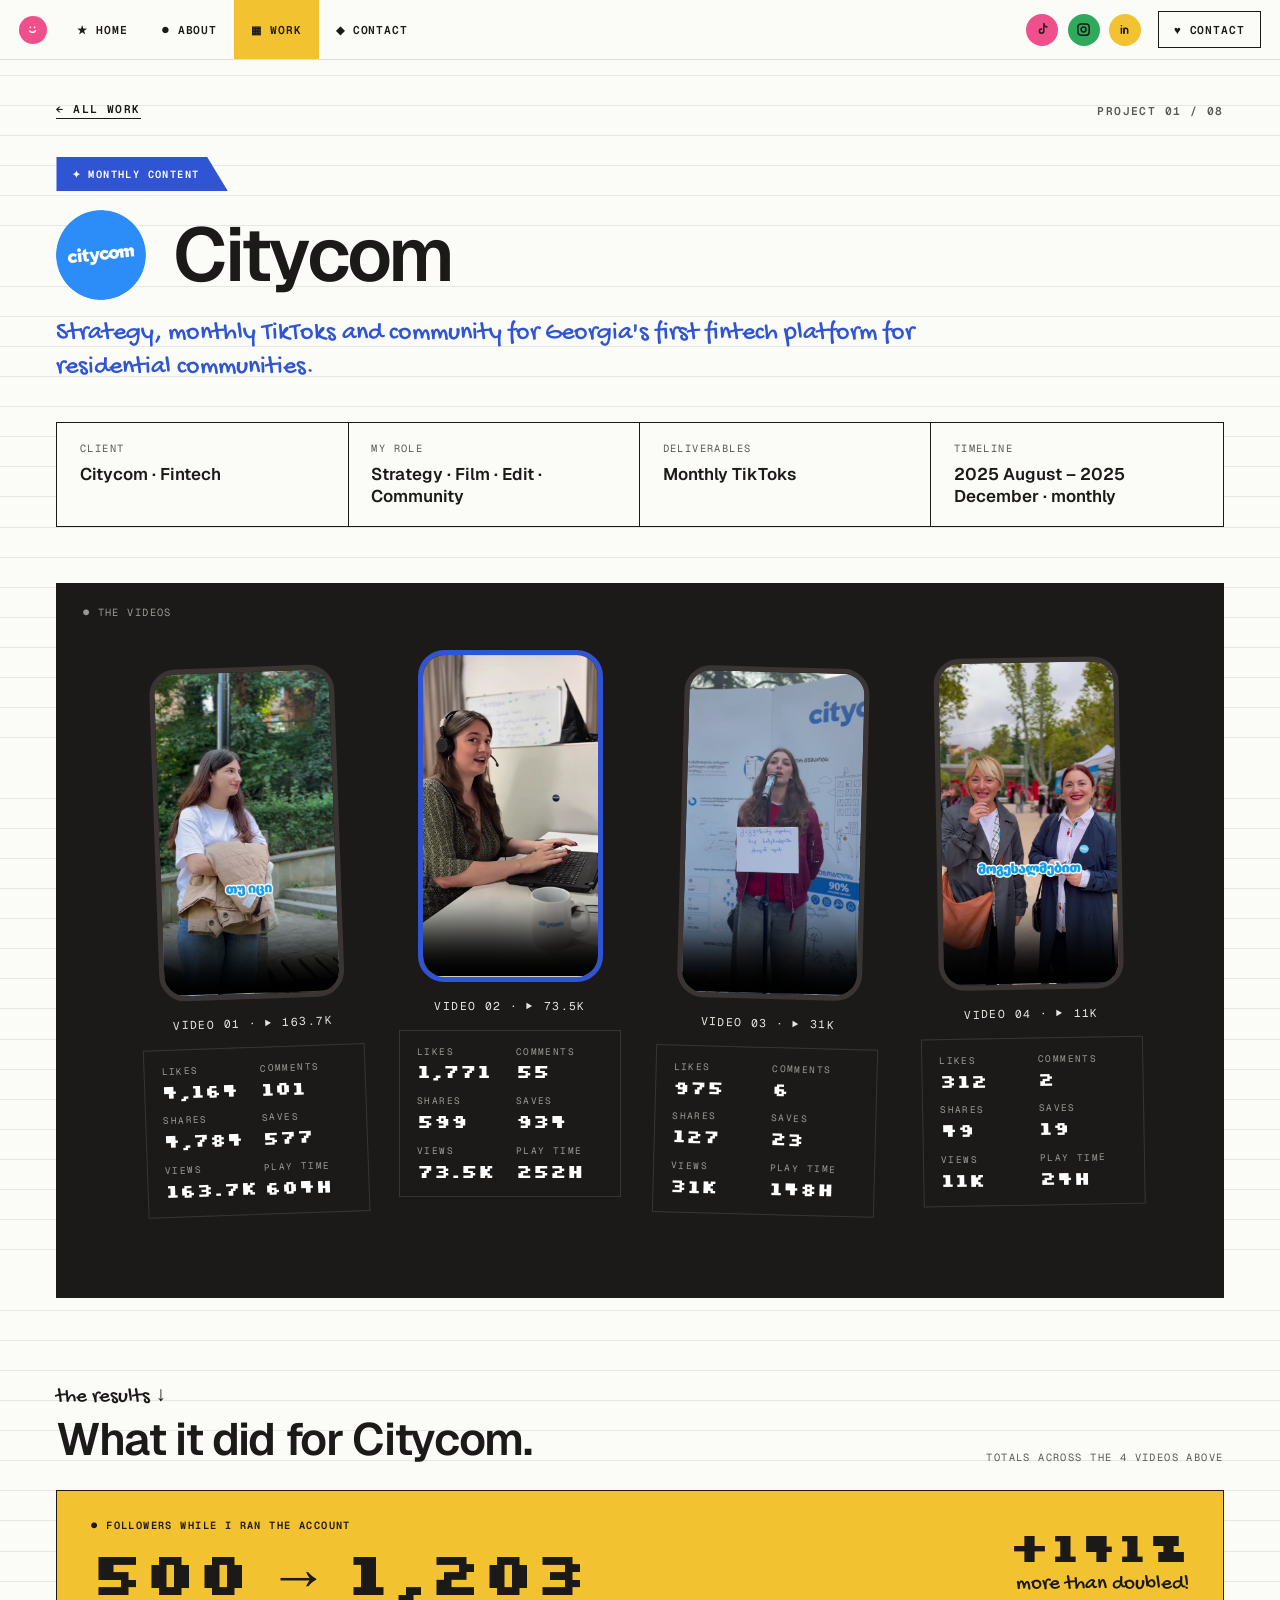
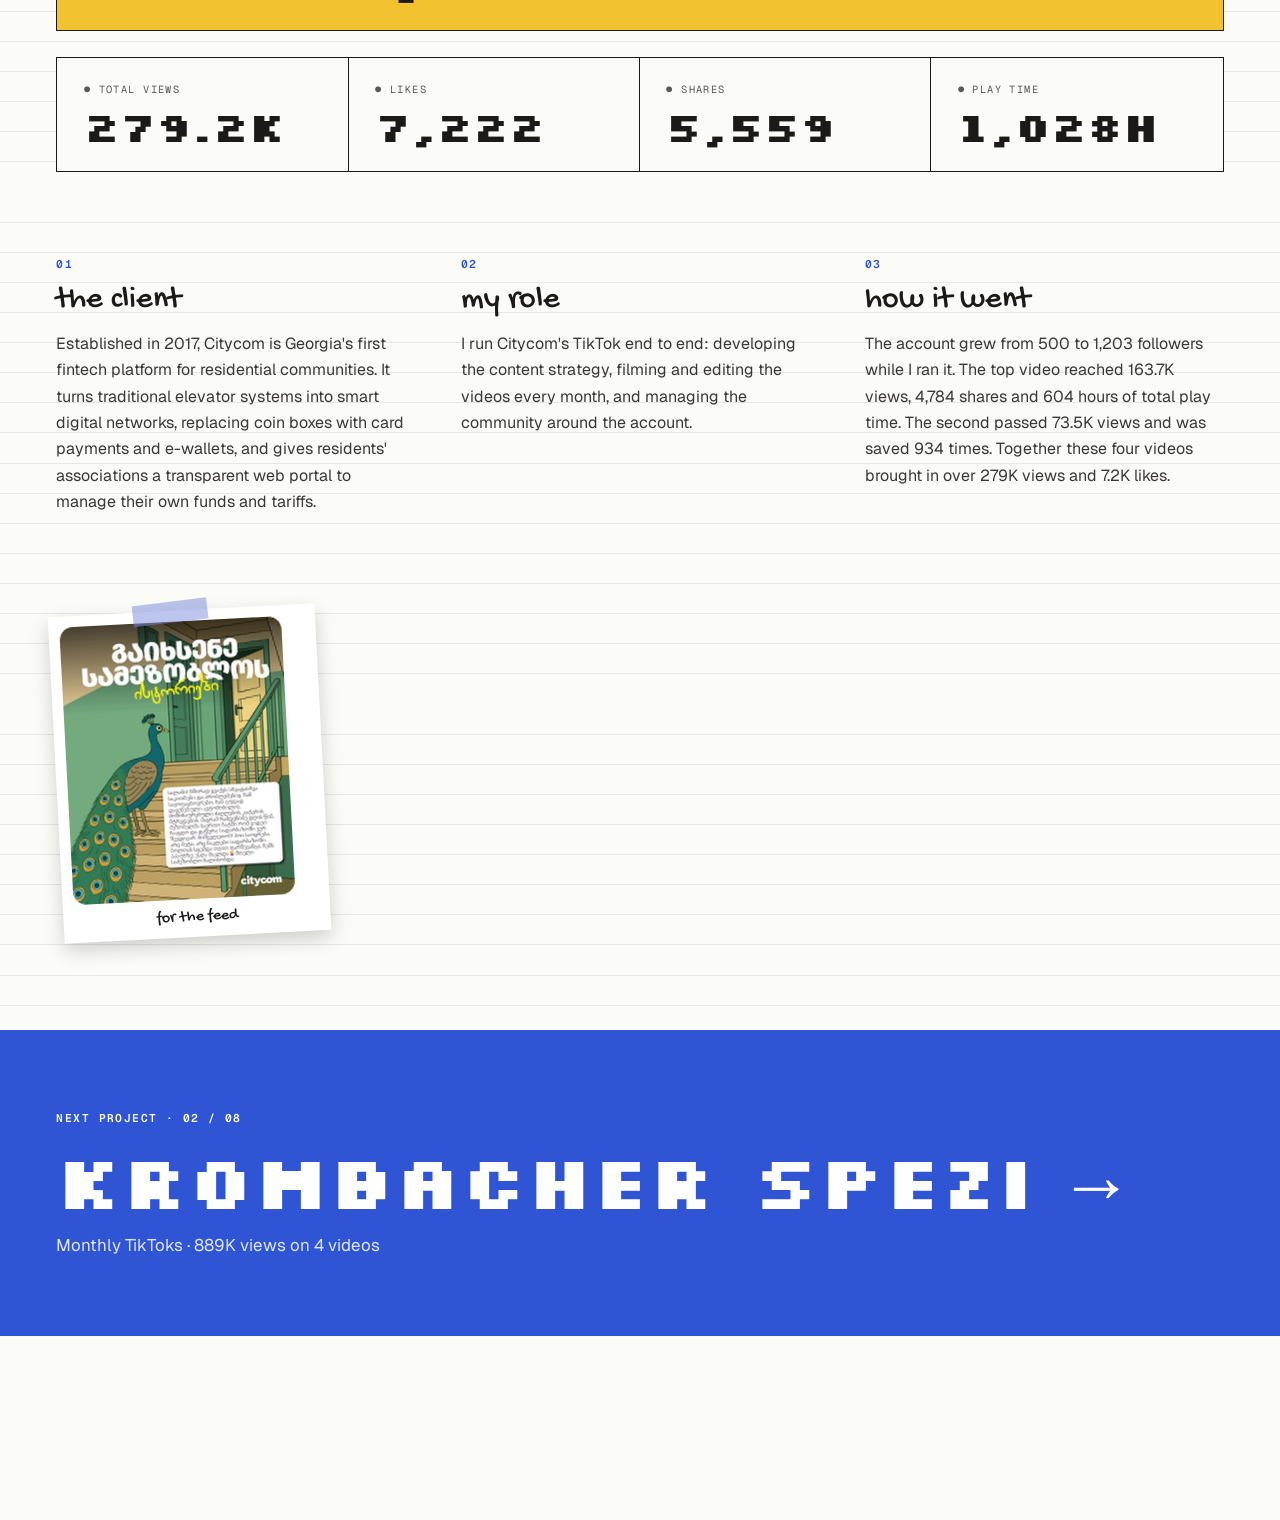
<file: Project01.html>
<!doctype html>
<html lang="en">
<head>
<meta charset="utf-8">
<meta name="viewport" content="width=device-width, initial-scale=1">
<title>Citycom — Case Study</title>
<meta name="description" content="Irakli Jashi, TikTok content creator in Tbilisi. Scripting, filming and editing TikToks for brands.">
<meta property="og:title" content="Citycom — Case Study">
<meta property="og:description" content="Irakli Jashi, TikTok content creator in Tbilisi. Scripting, filming and editing TikToks for brands.">
<meta property="og:image" content="assets/428924a46bc8e9712ab8777692a8602a.jpg">
<link rel="icon" href="assets/favicon.svg" type="image/svg+xml">
<link rel="stylesheet" href="https://fonts.googleapis.com/css2?family=Silkscreen:wght@400;700&amp;family=Gochi+Hand&amp;family=Geist:wght@400;500;600;700&amp;family=Geist+Mono:wght@400;500;600&amp;display=swap">
<style>
body{margin:0;font-family:'Geist',sans-serif;color:#1c1a19;background:#8d8d8d}
a{color:#1c1a19;text-decoration:none}a:hover{color:#ec6a3c}
html{scroll-behavior:smooth}
.lift{transition:transform .35s cubic-bezier(.2,.8,.2,1)}
.lift:hover{transform:translateY(-8px) rotate(0deg)!important}
.wob{transition:transform .2s}
.wob:hover{transform:rotate(-3deg) scale(1.05)}
</style>
<style>html,body{background:#fbfbf8;overflow-x:hidden}#top{margin:0 auto;background:none!important}</style>
<link rel="stylesheet" href="assets/mobile.css">
<script>function fit(){var w=window.innerWidth;document.documentElement.style.zoom=w<=820?1:w/1360}fit();addEventListener('resize',fit)</script>
</head>
<body class="page-project">
<div id="top" style="width: 1360px; height: 3120px; box-sizing: border-box; padding: 0; display: flex; background-color: #8d8d8d; background-image: linear-gradient(rgba(255,255,255,0.35) 2px, transparent 2px), linear-gradient(90deg, rgba(255,255,255,0.35) 2px, transparent 2px); background-size: 56px 56px; font-family: 'Geist', sans-serif">
<div style="flex-grow: 1; display: flex; flex-direction: column; background-color: #fbfbf8; background-image: repeating-linear-gradient(0deg, transparent 0px, transparent 31px, #e8e8e2 31px, #e8e8e2 32px); overflow: hidden">

<!-- NAV -->
<nav aria-label="Main" style="height: 64px; flex-shrink: 0; box-sizing: border-box; padding: 0 20px; display: flex; align-items: center; justify-content: space-between; background: #fbfbf8; border-bottom: 1px solid #deded7">
<div style="display: flex; align-items: center; height: 100%">
<a href="index.html" aria-label="Home" style="width: 30px; height: 30px; border-radius: 50%; background: #ef4f8a; display: flex; align-items: center; justify-content: center; margin-right: 14px">
<svg width="18" height="18" viewBox="0 0 24 24" fill="none" stroke="#ffffff" stroke-width="2.4" stroke-linecap="round"><path d="M8 14c1 1.5 2.4 2.2 4 2.2s3-.7 4-2.2"></path><path d="M9 9v.01"></path><path d="M15 9v.01"></path></svg>
</a>
<a href="index.html" style="height: 100%; display: flex; align-items: center; padding: 0 18px; font-family: 'Geist Mono', monospace; font-size: 12px; font-weight: 600; letter-spacing: 1px">★ HOME</a>
<a href="About.html" style="height: 100%; display: flex; align-items: center; padding: 0 18px; font-family: 'Geist Mono', monospace; font-size: 12px; font-weight: 600; letter-spacing: 1px">● ABOUT</a>
<a href="Work.html" style="height: 100%; display: flex; align-items: center; padding: 0 18px; background: #f2c230; font-family: 'Geist Mono', monospace; font-size: 12px; font-weight: 600; letter-spacing: 1px">▦ WORK</a>
<a href="Contact.html" style="height: 100%; display: flex; align-items: center; padding: 0 18px; font-family: 'Geist Mono', monospace; font-size: 12px; font-weight: 600; letter-spacing: 1px">◆ CONTACT</a>
</div>
<div style="display: flex; align-items: center; gap: 10px">
<a class="wob" href="https://www.tiktok.com/@patrickhavingfun" aria-label="TikTok" style="width: 34px; height: 34px; border-radius: 50%; background: #ef4f8a; display: flex; align-items: center; justify-content: center; color: #1c1a19"><svg width="16" height="16" viewBox="0 0 24 24" fill="none" stroke="currentColor" stroke-width="2.4" stroke-linecap="round" stroke-linejoin="round"><path d="M14 3v11.5a3.5 3.5 0 1 1-3.5-3.5"></path><path d="M14 3c.5 2.8 2.4 4.6 5 5"></path></svg></a>
<a class="wob" href="https://www.instagram.com/__patrickkk__/" aria-label="Instagram" style="width: 34px; height: 34px; border-radius: 50%; background: #2eaa5c; display: flex; align-items: center; justify-content: center; color: #1c1a19"><svg width="16" height="16" viewBox="0 0 24 24" fill="none" stroke="currentColor" stroke-width="2.4" stroke-linecap="round" stroke-linejoin="round"><rect x="3" y="3" width="18" height="18" rx="5"></rect><circle cx="12" cy="12" r="4"></circle></svg></a>
<a class="wob" href="https://www.linkedin.com/in/irakli-jashi-490ba789/" aria-label="LinkedIn" style="width: 34px; height: 34px; border-radius: 50%; background: #f2c230; display: flex; align-items: center; justify-content: center; color: #1c1a19"><svg width="16" height="16" viewBox="0 0 24 24" fill="none" stroke="currentColor" stroke-width="2.4" stroke-linecap="round" stroke-linejoin="round"><path d="M7 10v8"></path><path d="M7 6v.01"></path><path d="M11 18v-5a3 3 0 0 1 6 0v5"></path><path d="M11 10v8"></path></svg></a>
<a href="Contact.html" style="margin-left: 8px; height: 38px; padding: 0 16px; border: 1.5px solid #1c1a19; display: flex; align-items: center; gap: 8px; font-family: 'Geist Mono', monospace; font-size: 12px; font-weight: 600; letter-spacing: 1px">♥ CONTACT</a>
</div>
</nav>

<!-- HEADER -->
<section style="padding: 44px 60px 0; display: flex; flex-direction: column">
<div style="display: flex; justify-content: space-between; align-items: center; font-family: 'Geist Mono', monospace; font-size: 12px; font-weight: 600; letter-spacing: 1.5px">
<a href="Work.html" style="border-bottom: 1.5px solid #1c1a19; padding-bottom: 3px">← ALL WORK</a>
<span style="color: #5c5955">PROJECT 01 / 08</span>
</div>
<span style="margin-top: 40px; align-self: flex-start; height: 36px; padding: 0 30px 0 16px; background: #2f55d4; color: #ffffff; display: flex; align-items: center; font-family: 'Geist Mono', monospace; font-size: 11px; font-weight: 600; letter-spacing: 1.5px; clip-path: polygon(0 0, 88% 0, 100% 100%, 0 100%)">✦ MONTHLY CONTENT</span>
<div style="margin-top: 20px; display: flex; align-items: center; gap: 28px">
<img src="assets/245f34530306344fcbf87601d6df1fce.png" alt="Citycom logo" style="width: 96px; height: 96px; border-radius: 50%; display: block; transform: rotate(-6deg)">
<h1 style="margin: 0; font-size: 80px; line-height: 84px; font-weight: 600; letter-spacing: -2.8px">Citycom</h1>
</div>
<p style="margin: 18px 0 0; font-family: 'Gochi Hand', cursive; font-size: 28px; line-height: 36px; color: #2f55d4; max-width: 980px">Strategy, monthly TikToks and community for Georgia's first fintech platform for residential communities.</p>
<div style="margin-top: 40px; display: grid; grid-template-columns: repeat(4, minmax(0, 1fr)); border: 1.5px solid #1c1a19; background: #fbfbf8">
<div style="padding: 20px 24px; border-right: 1.5px solid #1c1a19; display: flex; flex-direction: column; gap: 8px"><span style="font-family: 'Geist Mono', monospace; font-size: 11px; letter-spacing: 1.5px; color: #5c5955">CLIENT</span><span style="font-size: 18px; font-weight: 600">Citycom · Fintech</span></div>
<div style="padding: 20px 24px; border-right: 1.5px solid #1c1a19; display: flex; flex-direction: column; gap: 8px"><span style="font-family: 'Geist Mono', monospace; font-size: 11px; letter-spacing: 1.5px; color: #5c5955">MY ROLE</span><span style="font-size: 18px; font-weight: 600">Strategy · Film · Edit · Community</span></div>
<div style="padding: 20px 24px; border-right: 1.5px solid #1c1a19; display: flex; flex-direction: column; gap: 8px"><span style="font-family: 'Geist Mono', monospace; font-size: 11px; letter-spacing: 1.5px; color: #5c5955">DELIVERABLES</span><span style="font-size: 18px; font-weight: 600">Monthly TikToks</span></div>
<div style="padding: 20px 24px; display: flex; flex-direction: column; gap: 8px"><span style="font-family: &quot;Geist Mono&quot;, monospace; font-size: 11px; letter-spacing: 1.5px; color: rgb(92, 89, 85)">TIMELINE</span><span style="font-size: 18px; font-weight: 600">2025 August – 2025 December · monthly</span></div>
</div>
</section>

<!-- VIDEOS -->
<section style="margin: 60px 60px 0; height: 760px; background: #1c1a19; display: flex; align-items: center; justify-content: center; gap: 40px; position: relative">
<span style="position: absolute; left: 28px; top: 24px; font-family: 'Geist Mono', monospace; font-size: 11px; letter-spacing: 1.5px; color: #9a9892">● THE VIDEOS</span>
<div class="lift" style="width: 236px; display: flex; flex-direction: column; align-items: center; gap: 18px; transform: rotate(-2deg)">
<div style="position: relative; width: 186px; height: 342px; border-radius: 28px; border: 6px solid #3a3533; background: #2a2624; overflow: hidden">
<video src="assets/b17cc3a18978d71bf7905af7f3525ef1.mp4" poster="assets/0a1515175e7ab5a2c014aa47084f7c7c.jpg" controls="" playsinline="" preload="metadata" aria-label="Citycom TikTok 01" style="width: 100%; height: 100%; object-fit: cover; display: block; background: #000000"></video>
</div>
<span style="font-family: 'Geist Mono', monospace; font-size: 12px; letter-spacing: 1.5px; color: #e8e6e1">VIDEO 01 · ▶ 163.7K</span>
<div style="width: 100%; box-sizing: border-box; padding: 16px 18px; border: 1.5px solid #3a3533; display: grid; grid-template-columns: repeat(2, minmax(0, 1fr)); row-gap: 14px; column-gap: 12px">
<div style="display: flex; flex-direction: column; gap: 4px"><span style="font-family: 'Geist Mono', monospace; font-size: 10px; letter-spacing: 1.5px; color: #9a9892">LIKES</span><span style="font-family: 'Silkscreen', monospace; font-weight: 700; font-size: 20px; line-height: 22px; color: #ffffff">4,164</span></div>
<div style="display: flex; flex-direction: column; gap: 4px"><span style="font-family: 'Geist Mono', monospace; font-size: 10px; letter-spacing: 1.5px; color: #9a9892">COMMENTS</span><span style="font-family: 'Silkscreen', monospace; font-weight: 700; font-size: 20px; line-height: 22px; color: #ffffff">101</span></div>
<div style="display: flex; flex-direction: column; gap: 4px"><span style="font-family: 'Geist Mono', monospace; font-size: 10px; letter-spacing: 1.5px; color: #9a9892">SHARES</span><span style="font-family: 'Silkscreen', monospace; font-weight: 700; font-size: 20px; line-height: 22px; color: #ffffff">4,784</span></div>
<div style="display: flex; flex-direction: column; gap: 4px"><span style="font-family: 'Geist Mono', monospace; font-size: 10px; letter-spacing: 1.5px; color: #9a9892">SAVES</span><span style="font-family: 'Silkscreen', monospace; font-weight: 700; font-size: 20px; line-height: 22px; color: #ffffff">577</span></div>
<div style="display: flex; flex-direction: column; gap: 4px"><span style="font-family: 'Geist Mono', monospace; font-size: 10px; letter-spacing: 1.5px; color: #9a9892">VIEWS</span><span style="font-family: 'Silkscreen', monospace; font-weight: 700; font-size: 20px; line-height: 22px; color: #ffffff">163.7K</span></div>
<div style="display: flex; flex-direction: column; gap: 4px"><span style="font-family: 'Geist Mono', monospace; font-size: 10px; letter-spacing: 1.5px; color: #9a9892">PLAY TIME</span><span style="font-family: 'Silkscreen', monospace; font-weight: 700; font-size: 20px; line-height: 22px; color: #ffffff">604H</span></div>
</div>
</div>
<div class="lift" style="width: 236px; display: flex; flex-direction: column; align-items: center; gap: 18px; transform: translateY(-18px)">
<div style="position: relative; width: 186px; height: 342px; border-radius: 28px; border: 6px solid #2f55d4; background: #2a2624; overflow: hidden">
<video src="assets/673c6fdc9858edc80a40795d0b53258a.mp4" poster="assets/59791cace2bff4ed7b792c3336d3f40d.jpg" controls="" playsinline="" preload="metadata" aria-label="Citycom TikTok 02" style="width: 100%; height: 100%; object-fit: cover; display: block; background: #000000"></video>
</div>
<span style="font-family: 'Geist Mono', monospace; font-size: 12px; letter-spacing: 1.5px; color: #e8e6e1">VIDEO 02 · ▶ 73.5K</span>
<div style="width: 100%; box-sizing: border-box; padding: 16px 18px; border: 1.5px solid #3a3533; display: grid; grid-template-columns: repeat(2, minmax(0, 1fr)); row-gap: 14px; column-gap: 12px">
<div style="display: flex; flex-direction: column; gap: 4px"><span style="font-family: 'Geist Mono', monospace; font-size: 10px; letter-spacing: 1.5px; color: #9a9892">LIKES</span><span style="font-family: 'Silkscreen', monospace; font-weight: 700; font-size: 20px; line-height: 22px; color: #ffffff">1,771</span></div>
<div style="display: flex; flex-direction: column; gap: 4px"><span style="font-family: 'Geist Mono', monospace; font-size: 10px; letter-spacing: 1.5px; color: #9a9892">COMMENTS</span><span style="font-family: 'Silkscreen', monospace; font-weight: 700; font-size: 20px; line-height: 22px; color: #ffffff">55</span></div>
<div style="display: flex; flex-direction: column; gap: 4px"><span style="font-family: 'Geist Mono', monospace; font-size: 10px; letter-spacing: 1.5px; color: #9a9892">SHARES</span><span style="font-family: 'Silkscreen', monospace; font-weight: 700; font-size: 20px; line-height: 22px; color: #ffffff">599</span></div>
<div style="display: flex; flex-direction: column; gap: 4px"><span style="font-family: 'Geist Mono', monospace; font-size: 10px; letter-spacing: 1.5px; color: #9a9892">SAVES</span><span style="font-family: 'Silkscreen', monospace; font-weight: 700; font-size: 20px; line-height: 22px; color: #ffffff">934</span></div>
<div style="display: flex; flex-direction: column; gap: 4px"><span style="font-family: 'Geist Mono', monospace; font-size: 10px; letter-spacing: 1.5px; color: #9a9892">VIEWS</span><span style="font-family: 'Silkscreen', monospace; font-weight: 700; font-size: 20px; line-height: 22px; color: #ffffff">73.5K</span></div>
<div style="display: flex; flex-direction: column; gap: 4px"><span style="font-family: 'Geist Mono', monospace; font-size: 10px; letter-spacing: 1.5px; color: #9a9892">PLAY TIME</span><span style="font-family: 'Silkscreen', monospace; font-weight: 700; font-size: 20px; line-height: 22px; color: #ffffff">252H</span></div>
</div>
</div>
<div class="lift" style="width: 236px; display: flex; flex-direction: column; align-items: center; gap: 18px; transform: rotate(1.5deg)">
<div style="position: relative; width: 186px; height: 342px; border-radius: 28px; border: 6px solid #3a3533; background: #2a2624; overflow: hidden">
<video src="assets/1c573cbfa27b946b8de26cd14b9412c7.mp4" poster="assets/00989bc40bf94c8c3b142ee2dd6b1f65.jpg" controls="" playsinline="" preload="metadata" aria-label="Citycom TikTok 03" style="width: 100%; height: 100%; object-fit: cover; display: block; background: #000000"></video>
</div>
<span style="font-family: 'Geist Mono', monospace; font-size: 12px; letter-spacing: 1.5px; color: #e8e6e1">VIDEO 03 · ▶ 31K</span>
<div style="width: 100%; box-sizing: border-box; padding: 16px 18px; border: 1.5px solid #3a3533; display: grid; grid-template-columns: repeat(2, minmax(0, 1fr)); row-gap: 14px; column-gap: 12px">
<div style="display: flex; flex-direction: column; gap: 4px"><span style="font-family: 'Geist Mono', monospace; font-size: 10px; letter-spacing: 1.5px; color: #9a9892">LIKES</span><span style="font-family: 'Silkscreen', monospace; font-weight: 700; font-size: 20px; line-height: 22px; color: #ffffff">975</span></div>
<div style="display: flex; flex-direction: column; gap: 4px"><span style="font-family: 'Geist Mono', monospace; font-size: 10px; letter-spacing: 1.5px; color: #9a9892">COMMENTS</span><span style="font-family: 'Silkscreen', monospace; font-weight: 700; font-size: 20px; line-height: 22px; color: #ffffff">6</span></div>
<div style="display: flex; flex-direction: column; gap: 4px"><span style="font-family: 'Geist Mono', monospace; font-size: 10px; letter-spacing: 1.5px; color: #9a9892">SHARES</span><span style="font-family: 'Silkscreen', monospace; font-weight: 700; font-size: 20px; line-height: 22px; color: #ffffff">127</span></div>
<div style="display: flex; flex-direction: column; gap: 4px"><span style="font-family: 'Geist Mono', monospace; font-size: 10px; letter-spacing: 1.5px; color: #9a9892">SAVES</span><span style="font-family: 'Silkscreen', monospace; font-weight: 700; font-size: 20px; line-height: 22px; color: #ffffff">23</span></div>
<div style="display: flex; flex-direction: column; gap: 4px"><span style="font-family: 'Geist Mono', monospace; font-size: 10px; letter-spacing: 1.5px; color: #9a9892">VIEWS</span><span style="font-family: 'Silkscreen', monospace; font-weight: 700; font-size: 20px; line-height: 22px; color: #ffffff">31K</span></div>
<div style="display: flex; flex-direction: column; gap: 4px"><span style="font-family: 'Geist Mono', monospace; font-size: 10px; letter-spacing: 1.5px; color: #9a9892">PLAY TIME</span><span style="font-family: 'Silkscreen', monospace; font-weight: 700; font-size: 20px; line-height: 22px; color: #ffffff">148H</span></div>
</div>
</div>
<div class="lift" style="width: 236px; display: flex; flex-direction: column; align-items: center; gap: 18px; transform: translateY(-10px) rotate(-1deg)">
<div style="position: relative; width: 186px; height: 342px; border-radius: 28px; border: 6px solid #3a3533; background: #2a2624; overflow: hidden">
<video src="assets/c10806b6fede8c32c8bd6b46196b297f.mp4" poster="assets/46e8d1672c465063bc738235498bfeaf.jpg" controls="" playsinline="" preload="metadata" aria-label="Citycom TikTok 04" style="width: 100%; height: 100%; object-fit: cover; display: block; background: #000000"></video>
</div>
<span style="font-family: 'Geist Mono', monospace; font-size: 12px; letter-spacing: 1.5px; color: #e8e6e1">VIDEO 04 · ▶ 11K</span>
<div style="width: 100%; box-sizing: border-box; padding: 16px 18px; border: 1.5px solid #3a3533; display: grid; grid-template-columns: repeat(2, minmax(0, 1fr)); row-gap: 14px; column-gap: 12px">
<div style="display: flex; flex-direction: column; gap: 4px"><span style="font-family: 'Geist Mono', monospace; font-size: 10px; letter-spacing: 1.5px; color: #9a9892">LIKES</span><span style="font-family: 'Silkscreen', monospace; font-weight: 700; font-size: 20px; line-height: 22px; color: #ffffff">312</span></div>
<div style="display: flex; flex-direction: column; gap: 4px"><span style="font-family: 'Geist Mono', monospace; font-size: 10px; letter-spacing: 1.5px; color: #9a9892">COMMENTS</span><span style="font-family: 'Silkscreen', monospace; font-weight: 700; font-size: 20px; line-height: 22px; color: #ffffff">2</span></div>
<div style="display: flex; flex-direction: column; gap: 4px"><span style="font-family: 'Geist Mono', monospace; font-size: 10px; letter-spacing: 1.5px; color: #9a9892">SHARES</span><span style="font-family: 'Silkscreen', monospace; font-weight: 700; font-size: 20px; line-height: 22px; color: #ffffff">49</span></div>
<div style="display: flex; flex-direction: column; gap: 4px"><span style="font-family: 'Geist Mono', monospace; font-size: 10px; letter-spacing: 1.5px; color: #9a9892">SAVES</span><span style="font-family: 'Silkscreen', monospace; font-weight: 700; font-size: 20px; line-height: 22px; color: #ffffff">19</span></div>
<div style="display: flex; flex-direction: column; gap: 4px"><span style="font-family: 'Geist Mono', monospace; font-size: 10px; letter-spacing: 1.5px; color: #9a9892">VIEWS</span><span style="font-family: 'Silkscreen', monospace; font-weight: 700; font-size: 20px; line-height: 22px; color: #ffffff">11K</span></div>
<div style="display: flex; flex-direction: column; gap: 4px"><span style="font-family: 'Geist Mono', monospace; font-size: 10px; letter-spacing: 1.5px; color: #9a9892">PLAY TIME</span><span style="font-family: 'Silkscreen', monospace; font-weight: 700; font-size: 20px; line-height: 22px; color: #ffffff">24H</span></div>
</div>
</div>
</section>

<!-- RESULTS -->
<section style="padding: 90px 60px 0; display: flex; flex-direction: column; gap: 28px">
<div style="display: flex; justify-content: space-between; align-items: flex-end">
<div style="display: flex; flex-direction: column; gap: 6px">
<span style="font-family: 'Gochi Hand', cursive; font-size: 22px">the results ↓</span>
<h2 style="margin: 0; font-size: 48px; line-height: 52px; font-weight: 600; letter-spacing: -1.4px">What it did for Citycom.</h2>
</div>
<span style="font-family: 'Geist Mono', monospace; font-size: 11px; letter-spacing: 1.5px; color: #5c5955">TOTALS ACROSS THE 4 VIDEOS ABOVE</span>
</div>
<div style="display: flex; align-items: center; justify-content: space-between; padding: 30px 36px; background: #f2c230; border: 1.5px solid #1c1a19">
<div style="display: flex; flex-direction: column; gap: 10px">
<span style="font-family: 'Geist Mono', monospace; font-size: 11px; font-weight: 600; letter-spacing: 1.5px">● FOLLOWERS WHILE I RAN THE ACCOUNT</span>
<span style="font-family: 'Silkscreen', monospace; font-weight: 700; font-size: 64px; line-height: 64px">500 → 1,203</span>
</div>
<div style="display: flex; flex-direction: column; align-items: flex-end; gap: 6px">
<span style="font-family: 'Silkscreen', monospace; font-weight: 700; font-size: 44px; line-height: 44px">+141%</span>
<span style="font-family: 'Gochi Hand', cursive; font-size: 22px">more than doubled!</span>
</div>
</div>
<div style="display: grid; grid-template-columns: repeat(4, minmax(0, 1fr)); border: 1.5px solid #1c1a19; background: #fbfbf8">
<div style="padding: 26px 28px; border-right: 1.5px solid #1c1a19; display: flex; flex-direction: column; gap: 10px"><span style="font-family: 'Geist Mono', monospace; font-size: 11px; letter-spacing: 1.5px; color: #5c5955">● TOTAL VIEWS</span><span style="font-family: 'Silkscreen', monospace; font-weight: 700; font-size: 44px; line-height: 44px">279.2K</span></div>
<div style="padding: 26px 28px; border-right: 1.5px solid #1c1a19; display: flex; flex-direction: column; gap: 10px"><span style="font-family: 'Geist Mono', monospace; font-size: 11px; letter-spacing: 1.5px; color: #5c5955">● LIKES</span><span style="font-family: 'Silkscreen', monospace; font-weight: 700; font-size: 44px; line-height: 44px">7,222</span></div>
<div style="padding: 26px 28px; border-right: 1.5px solid #1c1a19; display: flex; flex-direction: column; gap: 10px"><span style="font-family: 'Geist Mono', monospace; font-size: 11px; letter-spacing: 1.5px; color: #5c5955">● SHARES</span><span style="font-family: 'Silkscreen', monospace; font-weight: 700; font-size: 44px; line-height: 44px">5,559</span></div>
<div style="padding: 26px 28px; display: flex; flex-direction: column; gap: 10px"><span style="font-family: 'Geist Mono', monospace; font-size: 11px; letter-spacing: 1.5px; color: #5c5955">● PLAY TIME</span><span style="font-family: 'Silkscreen', monospace; font-weight: 700; font-size: 44px; line-height: 44px">1,028H</span></div>
</div>
</section>

<!-- BRIEF / IDEA / RESULT -->
<section style="padding: 90px 60px 0; display: grid; grid-template-columns: repeat(3, minmax(0, 1fr)); gap: 48px">
<div style="display: flex; flex-direction: column; gap: 14px">
<span style="font-family: 'Geist Mono', monospace; font-size: 12px; font-weight: 600; letter-spacing: 1.5px; color: #2f55d4">01</span>
<span style="font-family: 'Gochi Hand', cursive; font-size: 34px; line-height: 36px">the client</span>
<p style="margin: 0; font-size: 17px; line-height: 28px; color: #3a3836">Established in 2017, Citycom is Georgia's first fintech platform for residential communities. It turns traditional elevator systems into smart digital networks, replacing coin boxes with card payments and e-wallets, and gives residents' associations a transparent web portal to manage their own funds and tariffs.</p>
</div>
<div style="display: flex; flex-direction: column; gap: 14px">
<span style="font-family: 'Geist Mono', monospace; font-size: 12px; font-weight: 600; letter-spacing: 1.5px; color: #2f55d4">02</span>
<span style="font-family: 'Gochi Hand', cursive; font-size: 34px; line-height: 36px">my role</span>
<p style="margin: 0; font-size: 17px; line-height: 28px; color: #3a3836">I run Citycom's TikTok end to end: developing the content strategy, filming and editing the videos every month, and managing the community around the account.</p>
</div>
<div style="display: flex; flex-direction: column; gap: 14px">
<span style="font-family: 'Geist Mono', monospace; font-size: 12px; font-weight: 600; letter-spacing: 1.5px; color: #2f55d4">03</span>
<span style="font-family: 'Gochi Hand', cursive; font-size: 34px; line-height: 36px">how it went</span>
<p style="margin: 0; font-size: 17px; line-height: 28px; color: #3a3836">The account grew from 500 to 1,203 followers while I ran it. The top video reached 163.7K views, 4,784 shares and 604 hours of total play time. The second passed 73.5K views and was saved 934 times. Together these four videos brought in over 279K views and 7.2K likes.</p>
</div>
</section>

<!-- BEHIND THE SCENES -->
<section style="padding: 100px 60px 0; display: flex; align-items: flex-start; gap: 40px">
<div style="position: relative; width: 260px; padding: 12px 12px 40px; background: #ffffff; box-shadow: 0 8px 20px rgba(0,0,0,0.18); transform: rotate(-3deg)">
<img src="assets/6225b7dfa316f69ff010f4034d0a4cad.jpg" alt="Citycom social post with a peacock on a stairwell and Georgian headline" style="width: 236px; height: 295px; object-fit: cover; display: block">
<div style="position: absolute; bottom: 10px; left: 0; right: 0; text-align: center; font-family: 'Gochi Hand', cursive; font-size: 17px">for the feed</div>
<span style="position: absolute; left: 90px; top: -10px; width: 80px; height: 22px; background: rgba(120,140,220,0.5); transform: rotate(-4deg)"></span>
</div>
</section>

<!-- NEXT PROJECT -->
<a href="Project02.html" style="flex-grow: 1; margin-top: 100px; background: #2f55d4; color: #ffffff; display: flex; flex-direction: column; justify-content: center; padding: 60px; gap: 16px">
<span style="font-family: 'Geist Mono', monospace; font-size: 12px; font-weight: 600; letter-spacing: 1.5px">NEXT PROJECT · 02 / 08</span>
<span style="font-family: 'Silkscreen', monospace; font-weight: 700; font-size: 80px; line-height: 84px">KROMBACHER SPEZI →</span>
<span style="font-size: 18px; color: #dfe5fb">Monthly TikToks · 889K views on 4 videos</span>
</a>

</div>
</div>
</body>
</html>
</file>
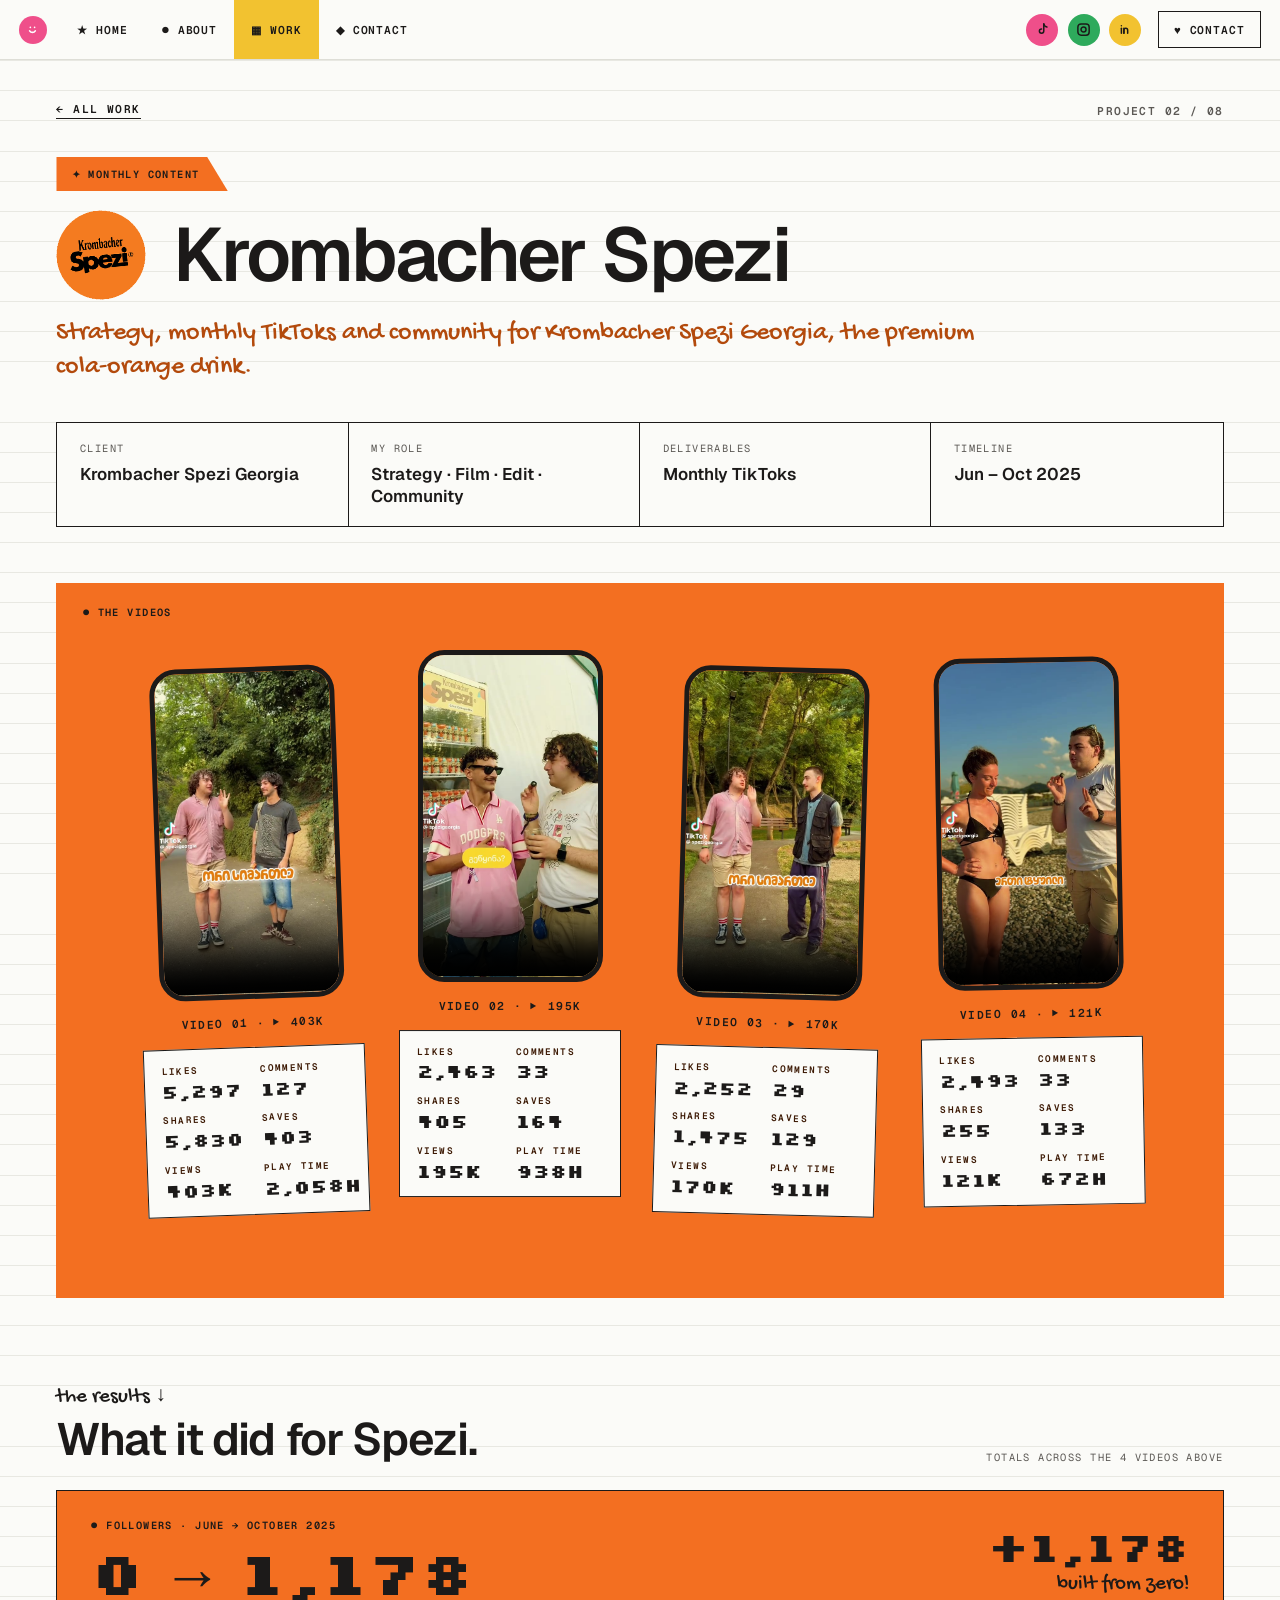
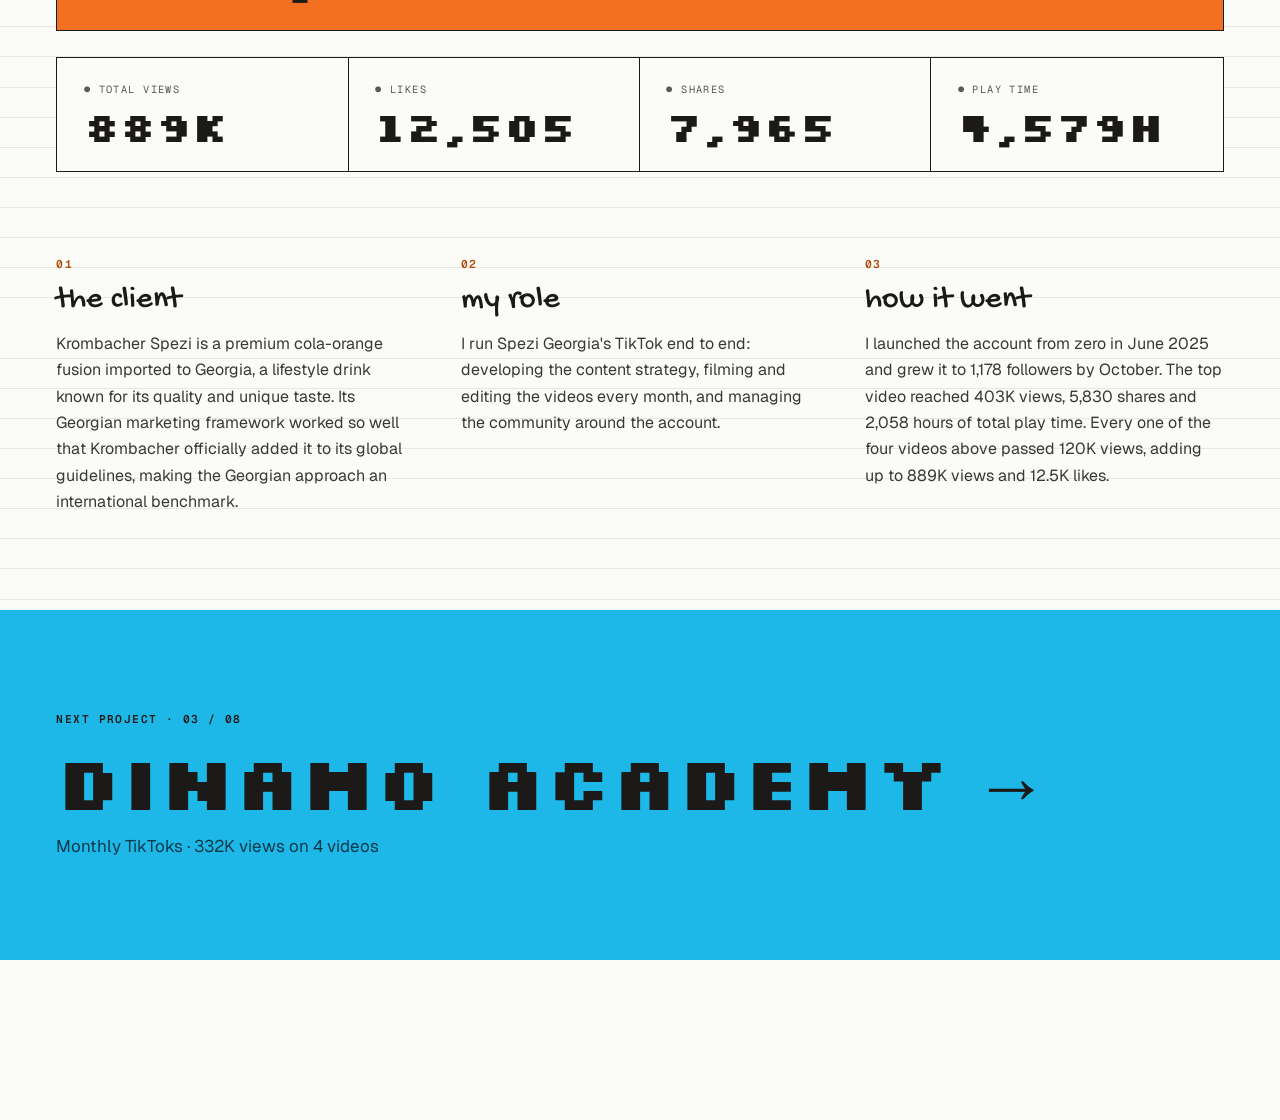
<file: Project02.html>
<!doctype html>
<html lang="en">
<head>
<meta charset="utf-8">
<meta name="viewport" content="width=device-width, initial-scale=1">
<title>Krombacher Spezi — Case Study</title>
<meta name="description" content="Irakli Jashi, TikTok content creator in Tbilisi. Scripting, filming and editing TikToks for brands.">
<meta property="og:title" content="Krombacher Spezi — Case Study">
<meta property="og:description" content="Irakli Jashi, TikTok content creator in Tbilisi. Scripting, filming and editing TikToks for brands.">
<meta property="og:image" content="assets/428924a46bc8e9712ab8777692a8602a.jpg">
<link rel="icon" href="assets/favicon.svg" type="image/svg+xml">
<link rel="stylesheet" href="https://fonts.googleapis.com/css2?family=Silkscreen:wght@400;700&amp;family=Gochi+Hand&amp;family=Geist:wght@400;500;600;700&amp;family=Geist+Mono:wght@400;500;600&amp;display=swap">
<style>
body{margin:0;font-family:'Geist',sans-serif;color:#1c1a19;background:#8d8d8d}
a{color:#1c1a19;text-decoration:none}a:hover{color:#ec6a3c}
html{scroll-behavior:smooth}
.lift{transition:transform .35s cubic-bezier(.2,.8,.2,1)}
.lift:hover{transform:translateY(-8px) rotate(0deg)!important}
.wob{transition:transform .2s}
.wob:hover{transform:rotate(-3deg) scale(1.05)}
</style>
<style>html,body{background:#fbfbf8;overflow-x:hidden}#top{margin:0 auto;background:none!important}</style>
<link rel="stylesheet" href="assets/mobile.css">
<script>function fit(){var w=window.innerWidth;document.documentElement.style.zoom=w<=820?1:w/1360}fit();addEventListener('resize',fit)</script>
</head>
<body class="page-project">
<div id="top" style="width: 1360px; height: 2720px; box-sizing: border-box; padding: 0; display: flex; background-color: #8d8d8d; background-image: linear-gradient(rgba(255,255,255,0.35) 2px, transparent 2px), linear-gradient(90deg, rgba(255,255,255,0.35) 2px, transparent 2px); background-size: 56px 56px; font-family: 'Geist', sans-serif">
<div style="flex-grow: 1; display: flex; flex-direction: column; background-color: #fbfbf8; background-image: repeating-linear-gradient(0deg, transparent 0px, transparent 31px, #e8e8e2 31px, #e8e8e2 32px); overflow: hidden">

<!-- NAV -->
<nav aria-label="Main" style="height: 64px; flex-shrink: 0; box-sizing: border-box; padding: 0 20px; display: flex; align-items: center; justify-content: space-between; background: #fbfbf8; border-bottom: 1px solid #deded7">
<div style="display: flex; align-items: center; height: 100%">
<a href="index.html" aria-label="Home" style="width: 30px; height: 30px; border-radius: 50%; background: #ef4f8a; display: flex; align-items: center; justify-content: center; margin-right: 14px">
<svg width="18" height="18" viewBox="0 0 24 24" fill="none" stroke="#ffffff" stroke-width="2.4" stroke-linecap="round"><path d="M8 14c1 1.5 2.4 2.2 4 2.2s3-.7 4-2.2"></path><path d="M9 9v.01"></path><path d="M15 9v.01"></path></svg>
</a>
<a href="index.html" style="height: 100%; display: flex; align-items: center; padding: 0 18px; font-family: 'Geist Mono', monospace; font-size: 12px; font-weight: 600; letter-spacing: 1px">★ HOME</a>
<a href="About.html" style="height: 100%; display: flex; align-items: center; padding: 0 18px; font-family: 'Geist Mono', monospace; font-size: 12px; font-weight: 600; letter-spacing: 1px">● ABOUT</a>
<a href="Work.html" style="height: 100%; display: flex; align-items: center; padding: 0 18px; background: #f2c230; font-family: 'Geist Mono', monospace; font-size: 12px; font-weight: 600; letter-spacing: 1px">▦ WORK</a>
<a href="Contact.html" style="height: 100%; display: flex; align-items: center; padding: 0 18px; font-family: 'Geist Mono', monospace; font-size: 12px; font-weight: 600; letter-spacing: 1px">◆ CONTACT</a>
</div>
<div style="display: flex; align-items: center; gap: 10px">
<a class="wob" href="https://www.tiktok.com/@patrickhavingfun" aria-label="TikTok" style="width: 34px; height: 34px; border-radius: 50%; background: #ef4f8a; display: flex; align-items: center; justify-content: center; color: #1c1a19"><svg width="16" height="16" viewBox="0 0 24 24" fill="none" stroke="currentColor" stroke-width="2.4" stroke-linecap="round" stroke-linejoin="round"><path d="M14 3v11.5a3.5 3.5 0 1 1-3.5-3.5"></path><path d="M14 3c.5 2.8 2.4 4.6 5 5"></path></svg></a>
<a class="wob" href="https://www.instagram.com/__patrickkk__/" aria-label="Instagram" style="width: 34px; height: 34px; border-radius: 50%; background: #2eaa5c; display: flex; align-items: center; justify-content: center; color: #1c1a19"><svg width="16" height="16" viewBox="0 0 24 24" fill="none" stroke="currentColor" stroke-width="2.4" stroke-linecap="round" stroke-linejoin="round"><rect x="3" y="3" width="18" height="18" rx="5"></rect><circle cx="12" cy="12" r="4"></circle></svg></a>
<a class="wob" href="https://www.linkedin.com/in/irakli-jashi-490ba789/" aria-label="LinkedIn" style="width: 34px; height: 34px; border-radius: 50%; background: #f2c230; display: flex; align-items: center; justify-content: center; color: #1c1a19"><svg width="16" height="16" viewBox="0 0 24 24" fill="none" stroke="currentColor" stroke-width="2.4" stroke-linecap="round" stroke-linejoin="round"><path d="M7 10v8"></path><path d="M7 6v.01"></path><path d="M11 18v-5a3 3 0 0 1 6 0v5"></path><path d="M11 10v8"></path></svg></a>
<a href="Contact.html" style="margin-left: 8px; height: 38px; padding: 0 16px; border: 1.5px solid #1c1a19; display: flex; align-items: center; gap: 8px; font-family: 'Geist Mono', monospace; font-size: 12px; font-weight: 600; letter-spacing: 1px">♥ CONTACT</a>
</div>
</nav>

<!-- HEADER -->
<section style="padding: 44px 60px 0; display: flex; flex-direction: column">
<div style="display: flex; justify-content: space-between; align-items: center; font-family: 'Geist Mono', monospace; font-size: 12px; font-weight: 600; letter-spacing: 1.5px">
<a href="Work.html" style="border-bottom: 1.5px solid #1c1a19; padding-bottom: 3px">← ALL WORK</a>
<span style="color: #5c5955">PROJECT 02 / 08</span>
</div>
<span style="margin-top: 40px; align-self: flex-start; height: 36px; padding: 0 30px 0 16px; background: #f36f21; color: #1c1a19; display: flex; align-items: center; font-family: 'Geist Mono', monospace; font-size: 11px; font-weight: 600; letter-spacing: 1.5px; clip-path: polygon(0 0, 88% 0, 100% 100%, 0 100%)">✦ MONTHLY CONTENT</span>
<div style="margin-top: 20px; display: flex; align-items: center; gap: 28px">
<img src="assets/c8526560fe8122f4ce8f028a27b4ef23.png" alt="Krombacher Spezi logo" style="width: 96px; height: 96px; border-radius: 50%; display: block; transform: rotate(-6deg)">
<h1 style="margin: 0; font-size: 80px; line-height: 84px; font-weight: 600; letter-spacing: -2.8px">Krombacher Spezi</h1>
</div>
<p style="margin: 18px 0 0; font-family: 'Gochi Hand', cursive; font-size: 28px; line-height: 36px; color: #b34a0c; max-width: 980px">Strategy, monthly TikToks and community for Krombacher Spezi Georgia, the premium cola-orange drink.</p>
<div style="margin-top: 40px; display: grid; grid-template-columns: repeat(4, minmax(0, 1fr)); border: 1.5px solid #1c1a19; background: #fbfbf8">
<div style="padding: 20px 24px; border-right: 1.5px solid #1c1a19; display: flex; flex-direction: column; gap: 8px"><span style="font-family: 'Geist Mono', monospace; font-size: 11px; letter-spacing: 1.5px; color: #5c5955">CLIENT</span><span style="font-size: 18px; font-weight: 600">Krombacher Spezi Georgia</span></div>
<div style="padding: 20px 24px; border-right: 1.5px solid #1c1a19; display: flex; flex-direction: column; gap: 8px"><span style="font-family: 'Geist Mono', monospace; font-size: 11px; letter-spacing: 1.5px; color: #5c5955">MY ROLE</span><span style="font-size: 18px; font-weight: 600">Strategy · Film · Edit · Community</span></div>
<div style="padding: 20px 24px; border-right: 1.5px solid #1c1a19; display: flex; flex-direction: column; gap: 8px"><span style="font-family: 'Geist Mono', monospace; font-size: 11px; letter-spacing: 1.5px; color: #5c5955">DELIVERABLES</span><span style="font-size: 18px; font-weight: 600">Monthly TikToks</span></div>
<div style="padding: 20px 24px; display: flex; flex-direction: column; gap: 8px"><span style="font-family: 'Geist Mono', monospace; font-size: 11px; letter-spacing: 1.5px; color: #5c5955">TIMELINE</span><span style="font-size: 18px; font-weight: 600">Jun – Oct 2025</span></div>
</div>
</section>

<!-- VIDEOS -->
<section style="margin: 60px 60px 0; height: 760px; background: #f36f21; display: flex; align-items: center; justify-content: center; gap: 40px; position: relative">
<span style="position: absolute; left: 28px; top: 24px; font-family: 'Geist Mono', monospace; font-size: 11px; font-weight: 600; letter-spacing: 1.5px; color: #1c1a19">● THE VIDEOS</span>
<div class="lift" style="width: 236px; display: flex; flex-direction: column; align-items: center; gap: 18px; transform: rotate(-2deg)">
<div style="position: relative; width: 186px; height: 342px; border-radius: 28px; border: 6px solid #1c1a19; background: #1c1a19; overflow: hidden">
<video src="assets/282f29e6ef21fc483ff0034e22bc34a2.mp4" poster="assets/212a16b628385a50bb9d38c3a52cec45.jpg" controls="" playsinline="" preload="metadata" aria-label="Krombacher Spezi TikTok 01" style="width: 100%; height: 100%; object-fit: cover; display: block; background: #000000"></video>
</div>
<span style="font-family: 'Geist Mono', monospace; font-size: 12px; font-weight: 600; letter-spacing: 1.5px; color: #1c1a19">VIDEO 01 · ▶ 403K</span>
<div style="width: 100%; box-sizing: border-box; padding: 16px 18px; background: #fbfbf8; border: 1.5px solid #1c1a19; display: grid; grid-template-columns: repeat(2, minmax(0, 1fr)); row-gap: 14px; column-gap: 12px">
<div style="display: flex; flex-direction: column; gap: 4px"><span style="font-family: 'Geist Mono', monospace; font-size: 10px; font-weight: 600; letter-spacing: 1.5px; color: #3d1a05">LIKES</span><span style="font-family: 'Silkscreen', monospace; font-weight: 700; font-size: 20px; line-height: 22px; color: #1c1a19">5,297</span></div>
<div style="display: flex; flex-direction: column; gap: 4px"><span style="font-family: 'Geist Mono', monospace; font-size: 10px; font-weight: 600; letter-spacing: 1.5px; color: #3d1a05">COMMENTS</span><span style="font-family: 'Silkscreen', monospace; font-weight: 700; font-size: 20px; line-height: 22px; color: #1c1a19">127</span></div>
<div style="display: flex; flex-direction: column; gap: 4px"><span style="font-family: 'Geist Mono', monospace; font-size: 10px; font-weight: 600; letter-spacing: 1.5px; color: #3d1a05">SHARES</span><span style="font-family: 'Silkscreen', monospace; font-weight: 700; font-size: 20px; line-height: 22px; color: #1c1a19">5,830</span></div>
<div style="display: flex; flex-direction: column; gap: 4px"><span style="font-family: 'Geist Mono', monospace; font-size: 10px; font-weight: 600; letter-spacing: 1.5px; color: #3d1a05">SAVES</span><span style="font-family: 'Silkscreen', monospace; font-weight: 700; font-size: 20px; line-height: 22px; color: #1c1a19">403</span></div>
<div style="display: flex; flex-direction: column; gap: 4px"><span style="font-family: 'Geist Mono', monospace; font-size: 10px; font-weight: 600; letter-spacing: 1.5px; color: #3d1a05">VIEWS</span><span style="font-family: 'Silkscreen', monospace; font-weight: 700; font-size: 20px; line-height: 22px; color: #1c1a19">403K</span></div>
<div style="display: flex; flex-direction: column; gap: 4px"><span style="font-family: 'Geist Mono', monospace; font-size: 10px; font-weight: 600; letter-spacing: 1.5px; color: #3d1a05">PLAY TIME</span><span style="font-family: 'Silkscreen', monospace; font-weight: 700; font-size: 20px; line-height: 22px; color: #1c1a19">2,058H</span></div>
</div>
</div>
<div class="lift" style="width: 236px; display: flex; flex-direction: column; align-items: center; gap: 18px; transform: translateY(-18px)">
<div style="position: relative; width: 186px; height: 342px; border-radius: 28px; border: 6px solid #1c1a19; background: #1c1a19; overflow: hidden">
<video src="assets/018ac0f5843c9f7b991ce1f3dac82d3d.mp4" poster="assets/e91fe9f78d634caece03b55bf85abe89.jpg" controls="" playsinline="" preload="metadata" aria-label="Krombacher Spezi TikTok 02" style="width: 100%; height: 100%; object-fit: cover; display: block; background: #000000"></video>
</div>
<span style="font-family: 'Geist Mono', monospace; font-size: 12px; font-weight: 600; letter-spacing: 1.5px; color: #1c1a19">VIDEO 02 · ▶ 195K</span>
<div style="width: 100%; box-sizing: border-box; padding: 16px 18px; background: #fbfbf8; border: 1.5px solid #1c1a19; display: grid; grid-template-columns: repeat(2, minmax(0, 1fr)); row-gap: 14px; column-gap: 12px">
<div style="display: flex; flex-direction: column; gap: 4px"><span style="font-family: 'Geist Mono', monospace; font-size: 10px; font-weight: 600; letter-spacing: 1.5px; color: #3d1a05">LIKES</span><span style="font-family: 'Silkscreen', monospace; font-weight: 700; font-size: 20px; line-height: 22px; color: #1c1a19">2,463</span></div>
<div style="display: flex; flex-direction: column; gap: 4px"><span style="font-family: 'Geist Mono', monospace; font-size: 10px; font-weight: 600; letter-spacing: 1.5px; color: #3d1a05">COMMENTS</span><span style="font-family: 'Silkscreen', monospace; font-weight: 700; font-size: 20px; line-height: 22px; color: #1c1a19">33</span></div>
<div style="display: flex; flex-direction: column; gap: 4px"><span style="font-family: 'Geist Mono', monospace; font-size: 10px; font-weight: 600; letter-spacing: 1.5px; color: #3d1a05">SHARES</span><span style="font-family: 'Silkscreen', monospace; font-weight: 700; font-size: 20px; line-height: 22px; color: #1c1a19">405</span></div>
<div style="display: flex; flex-direction: column; gap: 4px"><span style="font-family: 'Geist Mono', monospace; font-size: 10px; font-weight: 600; letter-spacing: 1.5px; color: #3d1a05">SAVES</span><span style="font-family: 'Silkscreen', monospace; font-weight: 700; font-size: 20px; line-height: 22px; color: #1c1a19">164</span></div>
<div style="display: flex; flex-direction: column; gap: 4px"><span style="font-family: 'Geist Mono', monospace; font-size: 10px; font-weight: 600; letter-spacing: 1.5px; color: #3d1a05">VIEWS</span><span style="font-family: 'Silkscreen', monospace; font-weight: 700; font-size: 20px; line-height: 22px; color: #1c1a19">195K</span></div>
<div style="display: flex; flex-direction: column; gap: 4px"><span style="font-family: 'Geist Mono', monospace; font-size: 10px; font-weight: 600; letter-spacing: 1.5px; color: #3d1a05">PLAY TIME</span><span style="font-family: 'Silkscreen', monospace; font-weight: 700; font-size: 20px; line-height: 22px; color: #1c1a19">938H</span></div>
</div>
</div>
<div class="lift" style="width: 236px; display: flex; flex-direction: column; align-items: center; gap: 18px; transform: rotate(1.5deg)">
<div style="position: relative; width: 186px; height: 342px; border-radius: 28px; border: 6px solid #1c1a19; background: #1c1a19; overflow: hidden">
<video src="assets/a74d804a54b9b2c85dfcb985d439cf14.mp4" poster="assets/5bde790e8bf06446e51f219ad0ae76fb.jpg" controls="" playsinline="" preload="metadata" aria-label="Krombacher Spezi TikTok 03" style="width: 100%; height: 100%; object-fit: cover; display: block; background: #000000"></video>
</div>
<span style="font-family: 'Geist Mono', monospace; font-size: 12px; font-weight: 600; letter-spacing: 1.5px; color: #1c1a19">VIDEO 03 · ▶ 170K</span>
<div style="width: 100%; box-sizing: border-box; padding: 16px 18px; background: #fbfbf8; border: 1.5px solid #1c1a19; display: grid; grid-template-columns: repeat(2, minmax(0, 1fr)); row-gap: 14px; column-gap: 12px">
<div style="display: flex; flex-direction: column; gap: 4px"><span style="font-family: 'Geist Mono', monospace; font-size: 10px; font-weight: 600; letter-spacing: 1.5px; color: #3d1a05">LIKES</span><span style="font-family: 'Silkscreen', monospace; font-weight: 700; font-size: 20px; line-height: 22px; color: #1c1a19">2,252</span></div>
<div style="display: flex; flex-direction: column; gap: 4px"><span style="font-family: 'Geist Mono', monospace; font-size: 10px; font-weight: 600; letter-spacing: 1.5px; color: #3d1a05">COMMENTS</span><span style="font-family: 'Silkscreen', monospace; font-weight: 700; font-size: 20px; line-height: 22px; color: #1c1a19">29</span></div>
<div style="display: flex; flex-direction: column; gap: 4px"><span style="font-family: 'Geist Mono', monospace; font-size: 10px; font-weight: 600; letter-spacing: 1.5px; color: #3d1a05">SHARES</span><span style="font-family: 'Silkscreen', monospace; font-weight: 700; font-size: 20px; line-height: 22px; color: #1c1a19">1,475</span></div>
<div style="display: flex; flex-direction: column; gap: 4px"><span style="font-family: 'Geist Mono', monospace; font-size: 10px; font-weight: 600; letter-spacing: 1.5px; color: #3d1a05">SAVES</span><span style="font-family: 'Silkscreen', monospace; font-weight: 700; font-size: 20px; line-height: 22px; color: #1c1a19">129</span></div>
<div style="display: flex; flex-direction: column; gap: 4px"><span style="font-family: 'Geist Mono', monospace; font-size: 10px; font-weight: 600; letter-spacing: 1.5px; color: #3d1a05">VIEWS</span><span style="font-family: 'Silkscreen', monospace; font-weight: 700; font-size: 20px; line-height: 22px; color: #1c1a19">170K</span></div>
<div style="display: flex; flex-direction: column; gap: 4px"><span style="font-family: 'Geist Mono', monospace; font-size: 10px; font-weight: 600; letter-spacing: 1.5px; color: #3d1a05">PLAY TIME</span><span style="font-family: 'Silkscreen', monospace; font-weight: 700; font-size: 20px; line-height: 22px; color: #1c1a19">911H</span></div>
</div>
</div>
<div class="lift" style="width: 236px; display: flex; flex-direction: column; align-items: center; gap: 18px; transform: translateY(-10px) rotate(-1deg)">
<div style="position: relative; width: 186px; height: 342px; border-radius: 28px; border: 6px solid #1c1a19; background: #1c1a19; overflow: hidden">
<video src="assets/315b4351d84673221e004684fe70944e.mp4" poster="assets/c5e4ac72714da5836d0ca8f9a92f9e65.jpg" controls="" playsinline="" preload="metadata" aria-label="Krombacher Spezi TikTok 04" style="width: 100%; height: 100%; object-fit: cover; display: block; background: #000000"></video>
</div>
<span style="font-family: 'Geist Mono', monospace; font-size: 12px; font-weight: 600; letter-spacing: 1.5px; color: #1c1a19">VIDEO 04 · ▶ 121K</span>
<div style="width: 100%; box-sizing: border-box; padding: 16px 18px; background: #fbfbf8; border: 1.5px solid #1c1a19; display: grid; grid-template-columns: repeat(2, minmax(0, 1fr)); row-gap: 14px; column-gap: 12px">
<div style="display: flex; flex-direction: column; gap: 4px"><span style="font-family: 'Geist Mono', monospace; font-size: 10px; font-weight: 600; letter-spacing: 1.5px; color: #3d1a05">LIKES</span><span style="font-family: 'Silkscreen', monospace; font-weight: 700; font-size: 20px; line-height: 22px; color: #1c1a19">2,493</span></div>
<div style="display: flex; flex-direction: column; gap: 4px"><span style="font-family: 'Geist Mono', monospace; font-size: 10px; font-weight: 600; letter-spacing: 1.5px; color: #3d1a05">COMMENTS</span><span style="font-family: 'Silkscreen', monospace; font-weight: 700; font-size: 20px; line-height: 22px; color: #1c1a19">33</span></div>
<div style="display: flex; flex-direction: column; gap: 4px"><span style="font-family: 'Geist Mono', monospace; font-size: 10px; font-weight: 600; letter-spacing: 1.5px; color: #3d1a05">SHARES</span><span style="font-family: 'Silkscreen', monospace; font-weight: 700; font-size: 20px; line-height: 22px; color: #1c1a19">255</span></div>
<div style="display: flex; flex-direction: column; gap: 4px"><span style="font-family: 'Geist Mono', monospace; font-size: 10px; font-weight: 600; letter-spacing: 1.5px; color: #3d1a05">SAVES</span><span style="font-family: 'Silkscreen', monospace; font-weight: 700; font-size: 20px; line-height: 22px; color: #1c1a19">133</span></div>
<div style="display: flex; flex-direction: column; gap: 4px"><span style="font-family: 'Geist Mono', monospace; font-size: 10px; font-weight: 600; letter-spacing: 1.5px; color: #3d1a05">VIEWS</span><span style="font-family: 'Silkscreen', monospace; font-weight: 700; font-size: 20px; line-height: 22px; color: #1c1a19">121K</span></div>
<div style="display: flex; flex-direction: column; gap: 4px"><span style="font-family: 'Geist Mono', monospace; font-size: 10px; font-weight: 600; letter-spacing: 1.5px; color: #3d1a05">PLAY TIME</span><span style="font-family: 'Silkscreen', monospace; font-weight: 700; font-size: 20px; line-height: 22px; color: #1c1a19">672H</span></div>
</div>
</div>
</section>

<!-- RESULTS -->
<section style="padding: 90px 60px 0; display: flex; flex-direction: column; gap: 28px">
<div style="display: flex; justify-content: space-between; align-items: flex-end">
<div style="display: flex; flex-direction: column; gap: 6px">
<span style="font-family: 'Gochi Hand', cursive; font-size: 22px">the results ↓</span>
<h2 style="margin: 0; font-size: 48px; line-height: 52px; font-weight: 600; letter-spacing: -1.4px">What it did for Spezi.</h2>
</div>
<span style="font-family: 'Geist Mono', monospace; font-size: 11px; letter-spacing: 1.5px; color: #5c5955">TOTALS ACROSS THE 4 VIDEOS ABOVE</span>
</div>
<div style="display: flex; align-items: center; justify-content: space-between; padding: 30px 36px; background: #f36f21; border: 1.5px solid #1c1a19">
<div style="display: flex; flex-direction: column; gap: 10px">
<span style="font-family: 'Geist Mono', monospace; font-size: 11px; font-weight: 600; letter-spacing: 1.5px">● FOLLOWERS · JUNE → OCTOBER 2025</span>
<span style="font-family: 'Silkscreen', monospace; font-weight: 700; font-size: 64px; line-height: 64px">0 → 1,178</span>
</div>
<div style="display: flex; flex-direction: column; align-items: flex-end; gap: 6px">
<span style="font-family: 'Silkscreen', monospace; font-weight: 700; font-size: 44px; line-height: 44px">+1,178</span>
<span style="font-family: 'Gochi Hand', cursive; font-size: 22px">built from zero!</span>
</div>
</div>
<div style="display: grid; grid-template-columns: repeat(4, minmax(0, 1fr)); border: 1.5px solid #1c1a19; background: #fbfbf8">
<div style="padding: 26px 28px; border-right: 1.5px solid #1c1a19; display: flex; flex-direction: column; gap: 10px"><span style="font-family: 'Geist Mono', monospace; font-size: 11px; letter-spacing: 1.5px; color: #5c5955">● TOTAL VIEWS</span><span style="font-family: 'Silkscreen', monospace; font-weight: 700; font-size: 44px; line-height: 44px">889K</span></div>
<div style="padding: 26px 28px; border-right: 1.5px solid #1c1a19; display: flex; flex-direction: column; gap: 10px"><span style="font-family: 'Geist Mono', monospace; font-size: 11px; letter-spacing: 1.5px; color: #5c5955">● LIKES</span><span style="font-family: 'Silkscreen', monospace; font-weight: 700; font-size: 44px; line-height: 44px">12,505</span></div>
<div style="padding: 26px 28px; border-right: 1.5px solid #1c1a19; display: flex; flex-direction: column; gap: 10px"><span style="font-family: 'Geist Mono', monospace; font-size: 11px; letter-spacing: 1.5px; color: #5c5955">● SHARES</span><span style="font-family: 'Silkscreen', monospace; font-weight: 700; font-size: 44px; line-height: 44px">7,965</span></div>
<div style="padding: 26px 28px; display: flex; flex-direction: column; gap: 10px"><span style="font-family: 'Geist Mono', monospace; font-size: 11px; letter-spacing: 1.5px; color: #5c5955">● PLAY TIME</span><span style="font-family: 'Silkscreen', monospace; font-weight: 700; font-size: 44px; line-height: 44px">4,579H</span></div>
</div>
</section>

<!-- BRIEF / IDEA / RESULT -->
<section style="padding: 90px 60px 0; display: grid; grid-template-columns: repeat(3, minmax(0, 1fr)); gap: 48px">
<div style="display: flex; flex-direction: column; gap: 14px">
<span style="font-family: 'Geist Mono', monospace; font-size: 12px; font-weight: 600; letter-spacing: 1.5px; color: #b34a0c">01</span>
<span style="font-family: 'Gochi Hand', cursive; font-size: 34px; line-height: 36px">the client</span>
<p style="margin: 0; font-size: 17px; line-height: 28px; color: #3a3836">Krombacher Spezi is a premium cola-orange fusion imported to Georgia, a lifestyle drink known for its quality and unique taste. Its Georgian marketing framework worked so well that Krombacher officially added it to its global guidelines, making the Georgian approach an international benchmark.</p>
</div>
<div style="display: flex; flex-direction: column; gap: 14px">
<span style="font-family: 'Geist Mono', monospace; font-size: 12px; font-weight: 600; letter-spacing: 1.5px; color: #b34a0c">02</span>
<span style="font-family: 'Gochi Hand', cursive; font-size: 34px; line-height: 36px">my role</span>
<p style="margin: 0; font-size: 17px; line-height: 28px; color: #3a3836">I run Spezi Georgia's TikTok end to end: developing the content strategy, filming and editing the videos every month, and managing the community around the account.</p>
</div>
<div style="display: flex; flex-direction: column; gap: 14px">
<span style="font-family: 'Geist Mono', monospace; font-size: 12px; font-weight: 600; letter-spacing: 1.5px; color: #b34a0c">03</span>
<span style="font-family: 'Gochi Hand', cursive; font-size: 34px; line-height: 36px">how it went</span>
<p style="margin: 0; font-size: 17px; line-height: 28px; color: #3a3836">I launched the account from zero in June 2025 and grew it to 1,178 followers by October. The top video reached 403K views, 5,830 shares and 2,058 hours of total play time. Every one of the four videos above passed 120K views, adding up to 889K views and 12.5K likes.</p>
</div>
</section>

<!-- NEXT PROJECT -->
<a href="Project03.html" style="flex-grow: 1; margin-top: 100px; background: #1eb8e8; color: #1c1a19; display: flex; flex-direction: column; justify-content: center; padding: 60px; gap: 16px">
<span style="font-family: 'Geist Mono', monospace; font-size: 12px; font-weight: 600; letter-spacing: 1.5px">NEXT PROJECT · 03 / 08</span>
<span style="font-family: 'Silkscreen', monospace; font-weight: 700; font-size: 80px; line-height: 84px">DINAMO ACADEMY →</span>
<span style="font-size: 18px; color: #0c3a4a">Monthly TikToks · 332K views on 4 videos</span>
</a>

</div>
</div>
</body>
</html>
</file>
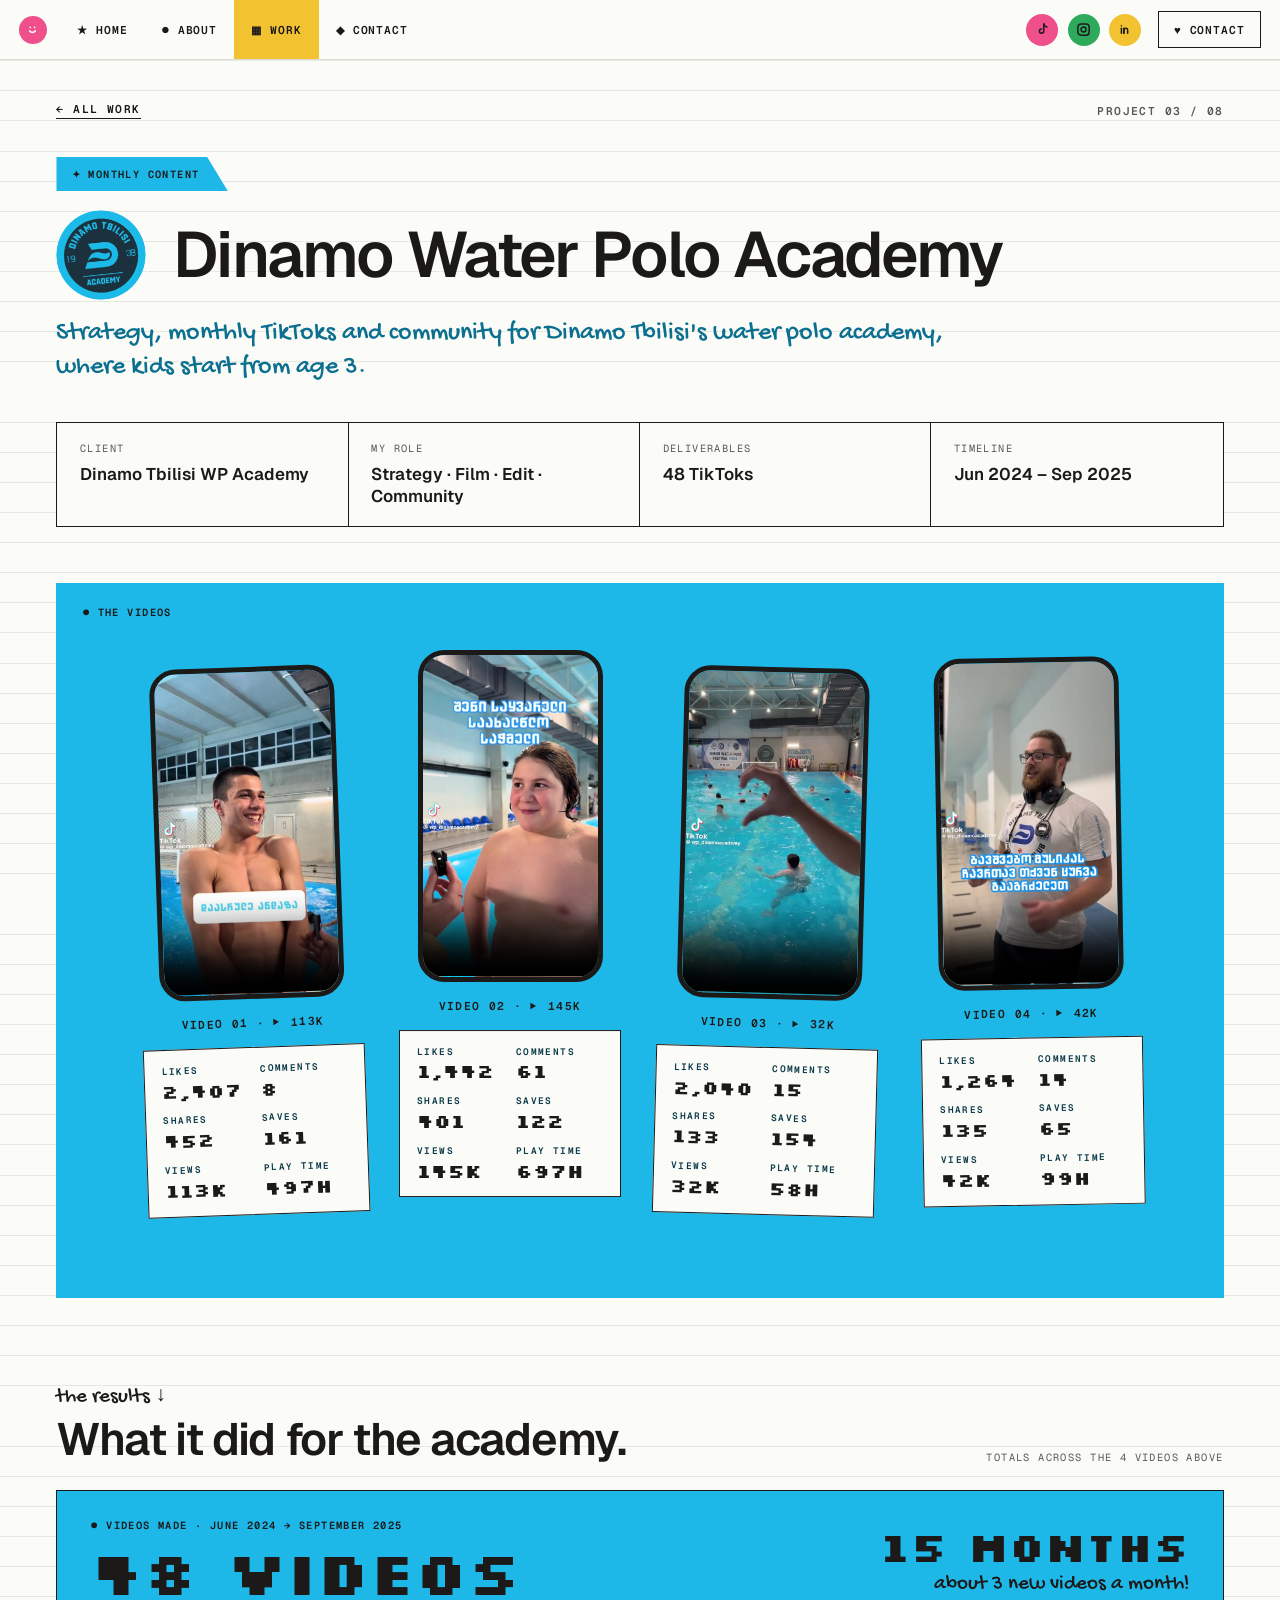
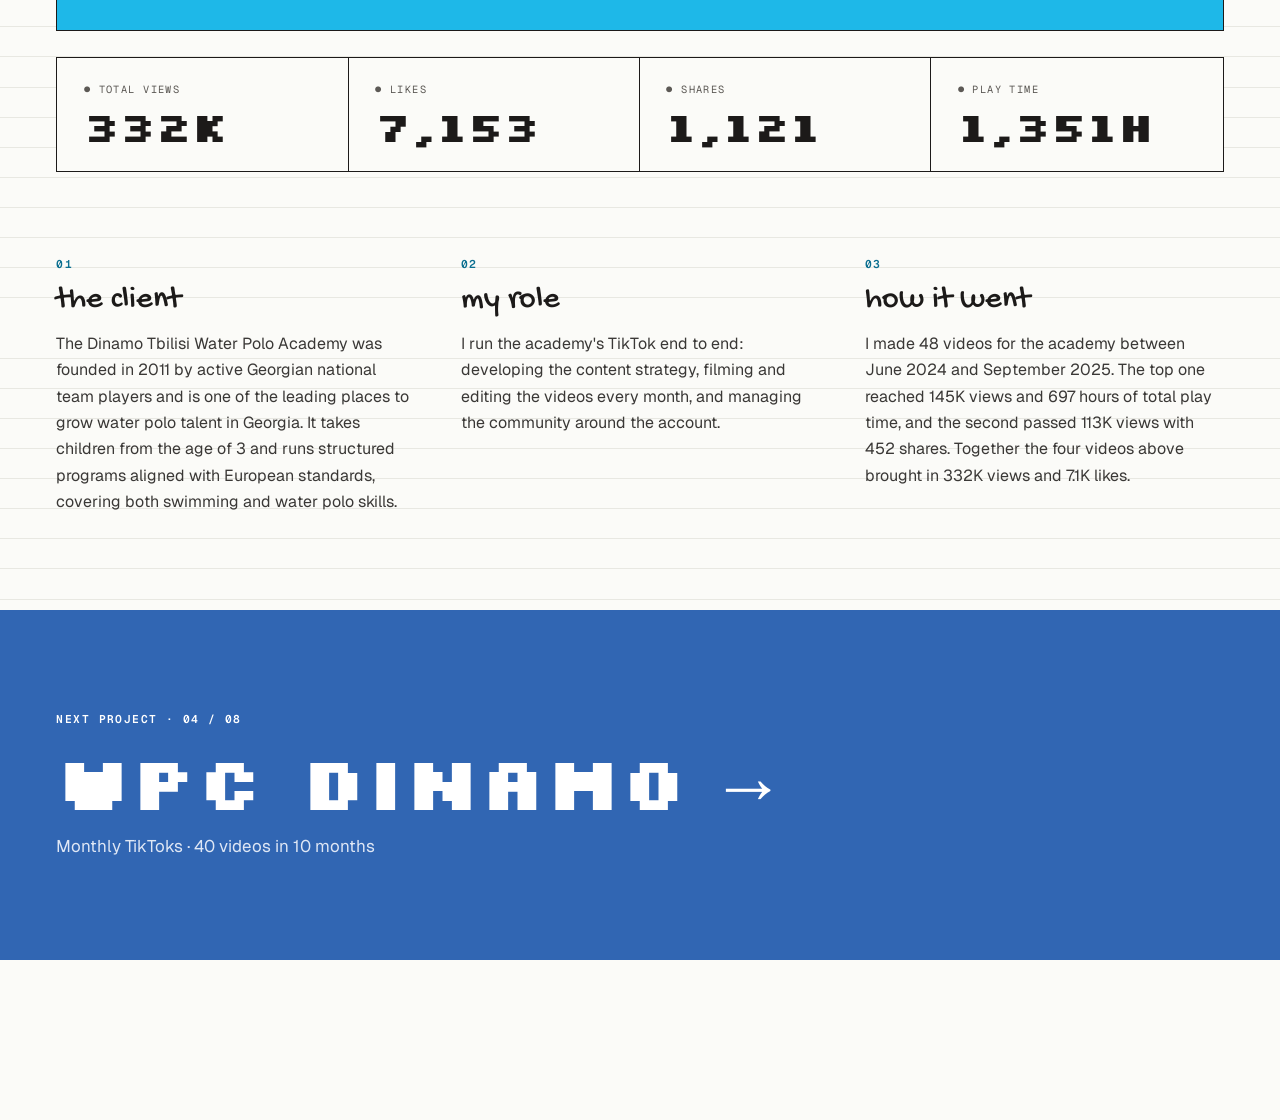
<file: Project03.html>
<!doctype html>
<html lang="en">
<head>
<meta charset="utf-8">
<meta name="viewport" content="width=device-width, initial-scale=1">
<title>Dinamo Water Polo Academy — Case Study</title>
<meta name="description" content="Irakli Jashi, TikTok content creator in Tbilisi. Scripting, filming and editing TikToks for brands.">
<meta property="og:title" content="Dinamo Water Polo Academy — Case Study">
<meta property="og:description" content="Irakli Jashi, TikTok content creator in Tbilisi. Scripting, filming and editing TikToks for brands.">
<meta property="og:image" content="assets/428924a46bc8e9712ab8777692a8602a.jpg">
<link rel="icon" href="assets/favicon.svg" type="image/svg+xml">
<link rel="stylesheet" href="https://fonts.googleapis.com/css2?family=Silkscreen:wght@400;700&amp;family=Gochi+Hand&amp;family=Geist:wght@400;500;600;700&amp;family=Geist+Mono:wght@400;500;600&amp;display=swap">
<style>
body{margin:0;font-family:'Geist',sans-serif;color:#1c1a19;background:#8d8d8d}
a{color:#1c1a19;text-decoration:none}a:hover{color:#ec6a3c}
html{scroll-behavior:smooth}
.lift{transition:transform .35s cubic-bezier(.2,.8,.2,1)}
.lift:hover{transform:translateY(-8px) rotate(0deg)!important}
.wob{transition:transform .2s}
.wob:hover{transform:rotate(-3deg) scale(1.05)}
</style>
<style>html,body{background:#fbfbf8;overflow-x:hidden}#top{margin:0 auto;background:none!important}</style>
<link rel="stylesheet" href="assets/mobile.css">
<script>function fit(){var w=window.innerWidth;document.documentElement.style.zoom=w<=820?1:w/1360}fit();addEventListener('resize',fit)</script>
</head>
<body class="page-project">
<div id="top" style="width: 1360px; height: 2720px; box-sizing: border-box; padding: 0; display: flex; background-color: #8d8d8d; background-image: linear-gradient(rgba(255,255,255,0.35) 2px, transparent 2px), linear-gradient(90deg, rgba(255,255,255,0.35) 2px, transparent 2px); background-size: 56px 56px; font-family: 'Geist', sans-serif">
<div style="flex-grow: 1; display: flex; flex-direction: column; background-color: #fbfbf8; background-image: repeating-linear-gradient(0deg, transparent 0px, transparent 31px, #e8e8e2 31px, #e8e8e2 32px); overflow: hidden">

<!-- NAV -->
<nav aria-label="Main" style="height: 64px; flex-shrink: 0; box-sizing: border-box; padding: 0 20px; display: flex; align-items: center; justify-content: space-between; background: #fbfbf8; border-bottom: 1px solid #deded7">
<div style="display: flex; align-items: center; height: 100%">
<a href="index.html" aria-label="Home" style="width: 30px; height: 30px; border-radius: 50%; background: #ef4f8a; display: flex; align-items: center; justify-content: center; margin-right: 14px">
<svg width="18" height="18" viewBox="0 0 24 24" fill="none" stroke="#ffffff" stroke-width="2.4" stroke-linecap="round"><path d="M8 14c1 1.5 2.4 2.2 4 2.2s3-.7 4-2.2"></path><path d="M9 9v.01"></path><path d="M15 9v.01"></path></svg>
</a>
<a href="index.html" style="height: 100%; display: flex; align-items: center; padding: 0 18px; font-family: 'Geist Mono', monospace; font-size: 12px; font-weight: 600; letter-spacing: 1px">★ HOME</a>
<a href="About.html" style="height: 100%; display: flex; align-items: center; padding: 0 18px; font-family: 'Geist Mono', monospace; font-size: 12px; font-weight: 600; letter-spacing: 1px">● ABOUT</a>
<a href="Work.html" style="height: 100%; display: flex; align-items: center; padding: 0 18px; background: #f2c230; font-family: 'Geist Mono', monospace; font-size: 12px; font-weight: 600; letter-spacing: 1px">▦ WORK</a>
<a href="Contact.html" style="height: 100%; display: flex; align-items: center; padding: 0 18px; font-family: 'Geist Mono', monospace; font-size: 12px; font-weight: 600; letter-spacing: 1px">◆ CONTACT</a>
</div>
<div style="display: flex; align-items: center; gap: 10px">
<a class="wob" href="https://www.tiktok.com/@patrickhavingfun" aria-label="TikTok" style="width: 34px; height: 34px; border-radius: 50%; background: #ef4f8a; display: flex; align-items: center; justify-content: center; color: #1c1a19"><svg width="16" height="16" viewBox="0 0 24 24" fill="none" stroke="currentColor" stroke-width="2.4" stroke-linecap="round" stroke-linejoin="round"><path d="M14 3v11.5a3.5 3.5 0 1 1-3.5-3.5"></path><path d="M14 3c.5 2.8 2.4 4.6 5 5"></path></svg></a>
<a class="wob" href="https://www.instagram.com/__patrickkk__/" aria-label="Instagram" style="width: 34px; height: 34px; border-radius: 50%; background: #2eaa5c; display: flex; align-items: center; justify-content: center; color: #1c1a19"><svg width="16" height="16" viewBox="0 0 24 24" fill="none" stroke="currentColor" stroke-width="2.4" stroke-linecap="round" stroke-linejoin="round"><rect x="3" y="3" width="18" height="18" rx="5"></rect><circle cx="12" cy="12" r="4"></circle></svg></a>
<a class="wob" href="https://www.linkedin.com/in/irakli-jashi-490ba789/" aria-label="LinkedIn" style="width: 34px; height: 34px; border-radius: 50%; background: #f2c230; display: flex; align-items: center; justify-content: center; color: #1c1a19"><svg width="16" height="16" viewBox="0 0 24 24" fill="none" stroke="currentColor" stroke-width="2.4" stroke-linecap="round" stroke-linejoin="round"><path d="M7 10v8"></path><path d="M7 6v.01"></path><path d="M11 18v-5a3 3 0 0 1 6 0v5"></path><path d="M11 10v8"></path></svg></a>
<a href="Contact.html" style="margin-left: 8px; height: 38px; padding: 0 16px; border: 1.5px solid #1c1a19; display: flex; align-items: center; gap: 8px; font-family: 'Geist Mono', monospace; font-size: 12px; font-weight: 600; letter-spacing: 1px">♥ CONTACT</a>
</div>
</nav>

<!-- HEADER -->
<section style="padding: 44px 60px 0; display: flex; flex-direction: column">
<div style="display: flex; justify-content: space-between; align-items: center; font-family: 'Geist Mono', monospace; font-size: 12px; font-weight: 600; letter-spacing: 1.5px">
<a href="Work.html" style="border-bottom: 1.5px solid #1c1a19; padding-bottom: 3px">← ALL WORK</a>
<span style="color: #5c5955">PROJECT 03 / 08</span>
</div>
<span style="margin-top: 40px; align-self: flex-start; height: 36px; padding: 0 30px 0 16px; background: #1eb8e8; color: #1c1a19; display: flex; align-items: center; font-family: 'Geist Mono', monospace; font-size: 11px; font-weight: 600; letter-spacing: 1.5px; clip-path: polygon(0 0, 88% 0, 100% 100%, 0 100%)">✦ MONTHLY CONTENT</span>
<div style="margin-top: 20px; display: flex; align-items: center; gap: 28px">
<img src="assets/06480f8f0e065a417de27edf0cd89238.png" alt="Dinamo Tbilisi Water Polo Academy logo" style="width: 96px; height: 96px; border-radius: 50%; display: block; transform: rotate(-6deg)">
<h1 style="margin: 0; font-size: 68px; line-height: 74px; font-weight: 600; letter-spacing: -2.2px">Dinamo Water Polo Academy</h1>
</div>
<p style="margin: 18px 0 0; font-family: 'Gochi Hand', cursive; font-size: 28px; line-height: 36px; color: #0b6f90; max-width: 980px">Strategy, monthly TikToks and community for Dinamo Tbilisi's water polo academy, where kids start from age 3.</p>
<div style="margin-top: 40px; display: grid; grid-template-columns: repeat(4, minmax(0, 1fr)); border: 1.5px solid #1c1a19; background: #fbfbf8">
<div style="padding: 20px 24px; border-right: 1.5px solid #1c1a19; display: flex; flex-direction: column; gap: 8px"><span style="font-family: 'Geist Mono', monospace; font-size: 11px; letter-spacing: 1.5px; color: #5c5955">CLIENT</span><span style="font-size: 18px; font-weight: 600">Dinamo Tbilisi WP Academy</span></div>
<div style="padding: 20px 24px; border-right: 1.5px solid #1c1a19; display: flex; flex-direction: column; gap: 8px"><span style="font-family: 'Geist Mono', monospace; font-size: 11px; letter-spacing: 1.5px; color: #5c5955">MY ROLE</span><span style="font-size: 18px; font-weight: 600">Strategy · Film · Edit · Community</span></div>
<div style="padding: 20px 24px; border-right: 1.5px solid #1c1a19; display: flex; flex-direction: column; gap: 8px"><span style="font-family: 'Geist Mono', monospace; font-size: 11px; letter-spacing: 1.5px; color: #5c5955">DELIVERABLES</span><span style="font-size: 18px; font-weight: 600">48 TikToks</span></div>
<div style="padding: 20px 24px; display: flex; flex-direction: column; gap: 8px"><span style="font-family: 'Geist Mono', monospace; font-size: 11px; letter-spacing: 1.5px; color: #5c5955">TIMELINE</span><span style="font-size: 18px; font-weight: 600">Jun 2024 – Sep 2025</span></div>
</div>
</section>

<!-- VIDEOS -->
<section style="margin: 60px 60px 0; height: 760px; background: #1eb8e8; display: flex; align-items: center; justify-content: center; gap: 40px; position: relative">
<span style="position: absolute; left: 28px; top: 24px; font-family: 'Geist Mono', monospace; font-size: 11px; font-weight: 600; letter-spacing: 1.5px; color: #1c1a19">● THE VIDEOS</span>
<div class="lift" style="width: 236px; display: flex; flex-direction: column; align-items: center; gap: 18px; transform: rotate(-2deg)">
<div style="position: relative; width: 186px; height: 342px; border-radius: 28px; border: 6px solid #1c1a19; background: #1c1a19; overflow: hidden">
<video src="assets/1fb50d166c069a1f3fa4aef8d43aebdf.mp4" poster="assets/e4c89615a088d8f268690e548b69b4b5.jpg" controls="" playsinline="" preload="metadata" aria-label="Dinamo Academy TikTok 01" style="width: 100%; height: 100%; object-fit: cover; display: block; background: #000000"></video>
</div>
<span style="font-family: 'Geist Mono', monospace; font-size: 12px; font-weight: 600; letter-spacing: 1.5px; color: #1c1a19">VIDEO 01 · ▶ 113K</span>
<div style="width: 100%; box-sizing: border-box; padding: 16px 18px; background: #fbfbf8; border: 1.5px solid #1c1a19; display: grid; grid-template-columns: repeat(2, minmax(0, 1fr)); row-gap: 14px; column-gap: 12px">
<div style="display: flex; flex-direction: column; gap: 4px"><span style="font-family: 'Geist Mono', monospace; font-size: 10px; font-weight: 600; letter-spacing: 1.5px; color: #0c3a4a">LIKES</span><span style="font-family: 'Silkscreen', monospace; font-weight: 700; font-size: 20px; line-height: 22px; color: #1c1a19">2,407</span></div>
<div style="display: flex; flex-direction: column; gap: 4px"><span style="font-family: 'Geist Mono', monospace; font-size: 10px; font-weight: 600; letter-spacing: 1.5px; color: #0c3a4a">COMMENTS</span><span style="font-family: 'Silkscreen', monospace; font-weight: 700; font-size: 20px; line-height: 22px; color: #1c1a19">8</span></div>
<div style="display: flex; flex-direction: column; gap: 4px"><span style="font-family: 'Geist Mono', monospace; font-size: 10px; font-weight: 600; letter-spacing: 1.5px; color: #0c3a4a">SHARES</span><span style="font-family: 'Silkscreen', monospace; font-weight: 700; font-size: 20px; line-height: 22px; color: #1c1a19">452</span></div>
<div style="display: flex; flex-direction: column; gap: 4px"><span style="font-family: 'Geist Mono', monospace; font-size: 10px; font-weight: 600; letter-spacing: 1.5px; color: #0c3a4a">SAVES</span><span style="font-family: 'Silkscreen', monospace; font-weight: 700; font-size: 20px; line-height: 22px; color: #1c1a19">161</span></div>
<div style="display: flex; flex-direction: column; gap: 4px"><span style="font-family: 'Geist Mono', monospace; font-size: 10px; font-weight: 600; letter-spacing: 1.5px; color: #0c3a4a">VIEWS</span><span style="font-family: 'Silkscreen', monospace; font-weight: 700; font-size: 20px; line-height: 22px; color: #1c1a19">113K</span></div>
<div style="display: flex; flex-direction: column; gap: 4px"><span style="font-family: 'Geist Mono', monospace; font-size: 10px; font-weight: 600; letter-spacing: 1.5px; color: #0c3a4a">PLAY TIME</span><span style="font-family: 'Silkscreen', monospace; font-weight: 700; font-size: 20px; line-height: 22px; color: #1c1a19">497H</span></div>
</div>
</div>
<div class="lift" style="width: 236px; display: flex; flex-direction: column; align-items: center; gap: 18px; transform: translateY(-18px)">
<div style="position: relative; width: 186px; height: 342px; border-radius: 28px; border: 6px solid #1c1a19; background: #1c1a19; overflow: hidden">
<video src="assets/7e304b62b398bf9fa731b9c507d3e50f.mp4" poster="assets/ac76259e00fd08df1ed2f01eabe0c199.jpg" controls="" playsinline="" preload="metadata" aria-label="Dinamo Academy TikTok 02" style="width: 100%; height: 100%; object-fit: cover; display: block; background: #000000"></video>
</div>
<span style="font-family: 'Geist Mono', monospace; font-size: 12px; font-weight: 600; letter-spacing: 1.5px; color: #1c1a19">VIDEO 02 · ▶ 145K</span>
<div style="width: 100%; box-sizing: border-box; padding: 16px 18px; background: #fbfbf8; border: 1.5px solid #1c1a19; display: grid; grid-template-columns: repeat(2, minmax(0, 1fr)); row-gap: 14px; column-gap: 12px">
<div style="display: flex; flex-direction: column; gap: 4px"><span style="font-family: 'Geist Mono', monospace; font-size: 10px; font-weight: 600; letter-spacing: 1.5px; color: #0c3a4a">LIKES</span><span style="font-family: 'Silkscreen', monospace; font-weight: 700; font-size: 20px; line-height: 22px; color: #1c1a19">1,442</span></div>
<div style="display: flex; flex-direction: column; gap: 4px"><span style="font-family: 'Geist Mono', monospace; font-size: 10px; font-weight: 600; letter-spacing: 1.5px; color: #0c3a4a">COMMENTS</span><span style="font-family: 'Silkscreen', monospace; font-weight: 700; font-size: 20px; line-height: 22px; color: #1c1a19">61</span></div>
<div style="display: flex; flex-direction: column; gap: 4px"><span style="font-family: 'Geist Mono', monospace; font-size: 10px; font-weight: 600; letter-spacing: 1.5px; color: #0c3a4a">SHARES</span><span style="font-family: 'Silkscreen', monospace; font-weight: 700; font-size: 20px; line-height: 22px; color: #1c1a19">401</span></div>
<div style="display: flex; flex-direction: column; gap: 4px"><span style="font-family: 'Geist Mono', monospace; font-size: 10px; font-weight: 600; letter-spacing: 1.5px; color: #0c3a4a">SAVES</span><span style="font-family: 'Silkscreen', monospace; font-weight: 700; font-size: 20px; line-height: 22px; color: #1c1a19">122</span></div>
<div style="display: flex; flex-direction: column; gap: 4px"><span style="font-family: 'Geist Mono', monospace; font-size: 10px; font-weight: 600; letter-spacing: 1.5px; color: #0c3a4a">VIEWS</span><span style="font-family: 'Silkscreen', monospace; font-weight: 700; font-size: 20px; line-height: 22px; color: #1c1a19">145K</span></div>
<div style="display: flex; flex-direction: column; gap: 4px"><span style="font-family: 'Geist Mono', monospace; font-size: 10px; font-weight: 600; letter-spacing: 1.5px; color: #0c3a4a">PLAY TIME</span><span style="font-family: 'Silkscreen', monospace; font-weight: 700; font-size: 20px; line-height: 22px; color: #1c1a19">697H</span></div>
</div>
</div>
<div class="lift" style="width: 236px; display: flex; flex-direction: column; align-items: center; gap: 18px; transform: rotate(1.5deg)">
<div style="position: relative; width: 186px; height: 342px; border-radius: 28px; border: 6px solid #1c1a19; background: #1c1a19; overflow: hidden">
<video src="assets/8ced326cd016f1ea8116506fa0dc17d0.mp4" poster="assets/352b401ff9082ef546780256de469600.jpg" controls="" playsinline="" preload="metadata" aria-label="Dinamo Academy TikTok 03" style="width: 100%; height: 100%; object-fit: cover; display: block; background: #000000"></video>
</div>
<span style="font-family: 'Geist Mono', monospace; font-size: 12px; font-weight: 600; letter-spacing: 1.5px; color: #1c1a19">VIDEO 03 · ▶ 32K</span>
<div style="width: 100%; box-sizing: border-box; padding: 16px 18px; background: #fbfbf8; border: 1.5px solid #1c1a19; display: grid; grid-template-columns: repeat(2, minmax(0, 1fr)); row-gap: 14px; column-gap: 12px">
<div style="display: flex; flex-direction: column; gap: 4px"><span style="font-family: 'Geist Mono', monospace; font-size: 10px; font-weight: 600; letter-spacing: 1.5px; color: #0c3a4a">LIKES</span><span style="font-family: 'Silkscreen', monospace; font-weight: 700; font-size: 20px; line-height: 22px; color: #1c1a19">2,040</span></div>
<div style="display: flex; flex-direction: column; gap: 4px"><span style="font-family: 'Geist Mono', monospace; font-size: 10px; font-weight: 600; letter-spacing: 1.5px; color: #0c3a4a">COMMENTS</span><span style="font-family: 'Silkscreen', monospace; font-weight: 700; font-size: 20px; line-height: 22px; color: #1c1a19">15</span></div>
<div style="display: flex; flex-direction: column; gap: 4px"><span style="font-family: 'Geist Mono', monospace; font-size: 10px; font-weight: 600; letter-spacing: 1.5px; color: #0c3a4a">SHARES</span><span style="font-family: 'Silkscreen', monospace; font-weight: 700; font-size: 20px; line-height: 22px; color: #1c1a19">133</span></div>
<div style="display: flex; flex-direction: column; gap: 4px"><span style="font-family: 'Geist Mono', monospace; font-size: 10px; font-weight: 600; letter-spacing: 1.5px; color: #0c3a4a">SAVES</span><span style="font-family: 'Silkscreen', monospace; font-weight: 700; font-size: 20px; line-height: 22px; color: #1c1a19">154</span></div>
<div style="display: flex; flex-direction: column; gap: 4px"><span style="font-family: 'Geist Mono', monospace; font-size: 10px; font-weight: 600; letter-spacing: 1.5px; color: #0c3a4a">VIEWS</span><span style="font-family: 'Silkscreen', monospace; font-weight: 700; font-size: 20px; line-height: 22px; color: #1c1a19">32K</span></div>
<div style="display: flex; flex-direction: column; gap: 4px"><span style="font-family: 'Geist Mono', monospace; font-size: 10px; font-weight: 600; letter-spacing: 1.5px; color: #0c3a4a">PLAY TIME</span><span style="font-family: 'Silkscreen', monospace; font-weight: 700; font-size: 20px; line-height: 22px; color: #1c1a19">58H</span></div>
</div>
</div>
<div class="lift" style="width: 236px; display: flex; flex-direction: column; align-items: center; gap: 18px; transform: translateY(-10px) rotate(-1deg)">
<div style="position: relative; width: 186px; height: 342px; border-radius: 28px; border: 6px solid #1c1a19; background: #1c1a19; overflow: hidden">
<video src="assets/f17e0b1f70241611fa1297b9e9c1cf91.mp4" poster="assets/6cebe470b4b1aec31dfefc50bdebdeeb.jpg" controls="" playsinline="" preload="metadata" aria-label="Dinamo Academy TikTok 04" style="width: 100%; height: 100%; object-fit: cover; display: block; background: #000000"></video>
</div>
<span style="font-family: 'Geist Mono', monospace; font-size: 12px; font-weight: 600; letter-spacing: 1.5px; color: #1c1a19">VIDEO 04 · ▶ 42K</span>
<div style="width: 100%; box-sizing: border-box; padding: 16px 18px; background: #fbfbf8; border: 1.5px solid #1c1a19; display: grid; grid-template-columns: repeat(2, minmax(0, 1fr)); row-gap: 14px; column-gap: 12px">
<div style="display: flex; flex-direction: column; gap: 4px"><span style="font-family: 'Geist Mono', monospace; font-size: 10px; font-weight: 600; letter-spacing: 1.5px; color: #0c3a4a">LIKES</span><span style="font-family: 'Silkscreen', monospace; font-weight: 700; font-size: 20px; line-height: 22px; color: #1c1a19">1,264</span></div>
<div style="display: flex; flex-direction: column; gap: 4px"><span style="font-family: 'Geist Mono', monospace; font-size: 10px; font-weight: 600; letter-spacing: 1.5px; color: #0c3a4a">COMMENTS</span><span style="font-family: 'Silkscreen', monospace; font-weight: 700; font-size: 20px; line-height: 22px; color: #1c1a19">14</span></div>
<div style="display: flex; flex-direction: column; gap: 4px"><span style="font-family: 'Geist Mono', monospace; font-size: 10px; font-weight: 600; letter-spacing: 1.5px; color: #0c3a4a">SHARES</span><span style="font-family: 'Silkscreen', monospace; font-weight: 700; font-size: 20px; line-height: 22px; color: #1c1a19">135</span></div>
<div style="display: flex; flex-direction: column; gap: 4px"><span style="font-family: 'Geist Mono', monospace; font-size: 10px; font-weight: 600; letter-spacing: 1.5px; color: #0c3a4a">SAVES</span><span style="font-family: 'Silkscreen', monospace; font-weight: 700; font-size: 20px; line-height: 22px; color: #1c1a19">65</span></div>
<div style="display: flex; flex-direction: column; gap: 4px"><span style="font-family: 'Geist Mono', monospace; font-size: 10px; font-weight: 600; letter-spacing: 1.5px; color: #0c3a4a">VIEWS</span><span style="font-family: 'Silkscreen', monospace; font-weight: 700; font-size: 20px; line-height: 22px; color: #1c1a19">42K</span></div>
<div style="display: flex; flex-direction: column; gap: 4px"><span style="font-family: 'Geist Mono', monospace; font-size: 10px; font-weight: 600; letter-spacing: 1.5px; color: #0c3a4a">PLAY TIME</span><span style="font-family: 'Silkscreen', monospace; font-weight: 700; font-size: 20px; line-height: 22px; color: #1c1a19">99H</span></div>
</div>
</div>
</section>

<!-- RESULTS -->
<section style="padding: 90px 60px 0; display: flex; flex-direction: column; gap: 28px">
<div style="display: flex; justify-content: space-between; align-items: flex-end">
<div style="display: flex; flex-direction: column; gap: 6px">
<span style="font-family: 'Gochi Hand', cursive; font-size: 22px">the results ↓</span>
<h2 style="margin: 0; font-size: 48px; line-height: 52px; font-weight: 600; letter-spacing: -1.4px">What it did for the academy.</h2>
</div>
<span style="font-family: 'Geist Mono', monospace; font-size: 11px; letter-spacing: 1.5px; color: #5c5955">TOTALS ACROSS THE 4 VIDEOS ABOVE</span>
</div>
<div style="display: flex; align-items: center; justify-content: space-between; padding: 30px 36px; background: #1eb8e8; border: 1.5px solid #1c1a19">
<div style="display: flex; flex-direction: column; gap: 10px">
<span style="font-family: 'Geist Mono', monospace; font-size: 11px; font-weight: 600; letter-spacing: 1.5px">● VIDEOS MADE · JUNE 2024 → SEPTEMBER 2025</span>
<span style="font-family: 'Silkscreen', monospace; font-weight: 700; font-size: 64px; line-height: 64px">48 VIDEOS</span>
</div>
<div style="display: flex; flex-direction: column; align-items: flex-end; gap: 6px">
<span style="font-family: 'Silkscreen', monospace; font-weight: 700; font-size: 44px; line-height: 44px">15 MONTHS</span>
<span style="font-family: 'Gochi Hand', cursive; font-size: 22px">about 3 new videos a month!</span>
</div>
</div>
<div style="display: grid; grid-template-columns: repeat(4, minmax(0, 1fr)); border: 1.5px solid #1c1a19; background: #fbfbf8">
<div style="padding: 26px 28px; border-right: 1.5px solid #1c1a19; display: flex; flex-direction: column; gap: 10px"><span style="font-family: 'Geist Mono', monospace; font-size: 11px; letter-spacing: 1.5px; color: #5c5955">● TOTAL VIEWS</span><span style="font-family: 'Silkscreen', monospace; font-weight: 700; font-size: 44px; line-height: 44px">332K</span></div>
<div style="padding: 26px 28px; border-right: 1.5px solid #1c1a19; display: flex; flex-direction: column; gap: 10px"><span style="font-family: 'Geist Mono', monospace; font-size: 11px; letter-spacing: 1.5px; color: #5c5955">● LIKES</span><span style="font-family: 'Silkscreen', monospace; font-weight: 700; font-size: 44px; line-height: 44px">7,153</span></div>
<div style="padding: 26px 28px; border-right: 1.5px solid #1c1a19; display: flex; flex-direction: column; gap: 10px"><span style="font-family: 'Geist Mono', monospace; font-size: 11px; letter-spacing: 1.5px; color: #5c5955">● SHARES</span><span style="font-family: 'Silkscreen', monospace; font-weight: 700; font-size: 44px; line-height: 44px">1,121</span></div>
<div style="padding: 26px 28px; display: flex; flex-direction: column; gap: 10px"><span style="font-family: 'Geist Mono', monospace; font-size: 11px; letter-spacing: 1.5px; color: #5c5955">● PLAY TIME</span><span style="font-family: 'Silkscreen', monospace; font-weight: 700; font-size: 44px; line-height: 44px">1,351H</span></div>
</div>
</section>

<!-- BRIEF / IDEA / RESULT -->
<section style="padding: 90px 60px 0; display: grid; grid-template-columns: repeat(3, minmax(0, 1fr)); gap: 48px">
<div style="display: flex; flex-direction: column; gap: 14px">
<span style="font-family: 'Geist Mono', monospace; font-size: 12px; font-weight: 600; letter-spacing: 1.5px; color: #0b6f90">01</span>
<span style="font-family: 'Gochi Hand', cursive; font-size: 34px; line-height: 36px">the client</span>
<p style="margin: 0; font-size: 17px; line-height: 28px; color: #3a3836">The Dinamo Tbilisi Water Polo Academy was founded in 2011 by active Georgian national team players and is one of the leading places to grow water polo talent in Georgia. It takes children from the age of 3 and runs structured programs aligned with European standards, covering both swimming and water polo skills.</p>
</div>
<div style="display: flex; flex-direction: column; gap: 14px">
<span style="font-family: 'Geist Mono', monospace; font-size: 12px; font-weight: 600; letter-spacing: 1.5px; color: #0b6f90">02</span>
<span style="font-family: 'Gochi Hand', cursive; font-size: 34px; line-height: 36px">my role</span>
<p style="margin: 0; font-size: 17px; line-height: 28px; color: #3a3836">I run the academy's TikTok end to end: developing the content strategy, filming and editing the videos every month, and managing the community around the account.</p>
</div>
<div style="display: flex; flex-direction: column; gap: 14px">
<span style="font-family: 'Geist Mono', monospace; font-size: 12px; font-weight: 600; letter-spacing: 1.5px; color: #0b6f90">03</span>
<span style="font-family: 'Gochi Hand', cursive; font-size: 34px; line-height: 36px">how it went</span>
<p style="margin: 0; font-size: 17px; line-height: 28px; color: #3a3836">I made 48 videos for the academy between June 2024 and September 2025. The top one reached 145K views and 697 hours of total play time, and the second passed 113K views with 452 shares. Together the four videos above brought in 332K views and 7.1K likes.</p>
</div>
</section>

<!-- NEXT PROJECT -->
<a href="Project04.html" style="flex-grow: 1; margin-top: 100px; background: #3166b3; color: #ffffff; display: flex; flex-direction: column; justify-content: center; padding: 60px; gap: 16px">
<span style="font-family: 'Geist Mono', monospace; font-size: 12px; font-weight: 600; letter-spacing: 1.5px">NEXT PROJECT · 04 / 08</span>
<span style="font-family: 'Silkscreen', monospace; font-weight: 700; font-size: 80px; line-height: 84px">WPC DINAMO →</span>
<span style="font-size: 18px; color: #dfe7f5">Monthly TikToks · 40 videos in 10 months</span>
</a>

</div>
</div>
</body>
</html>
</file>
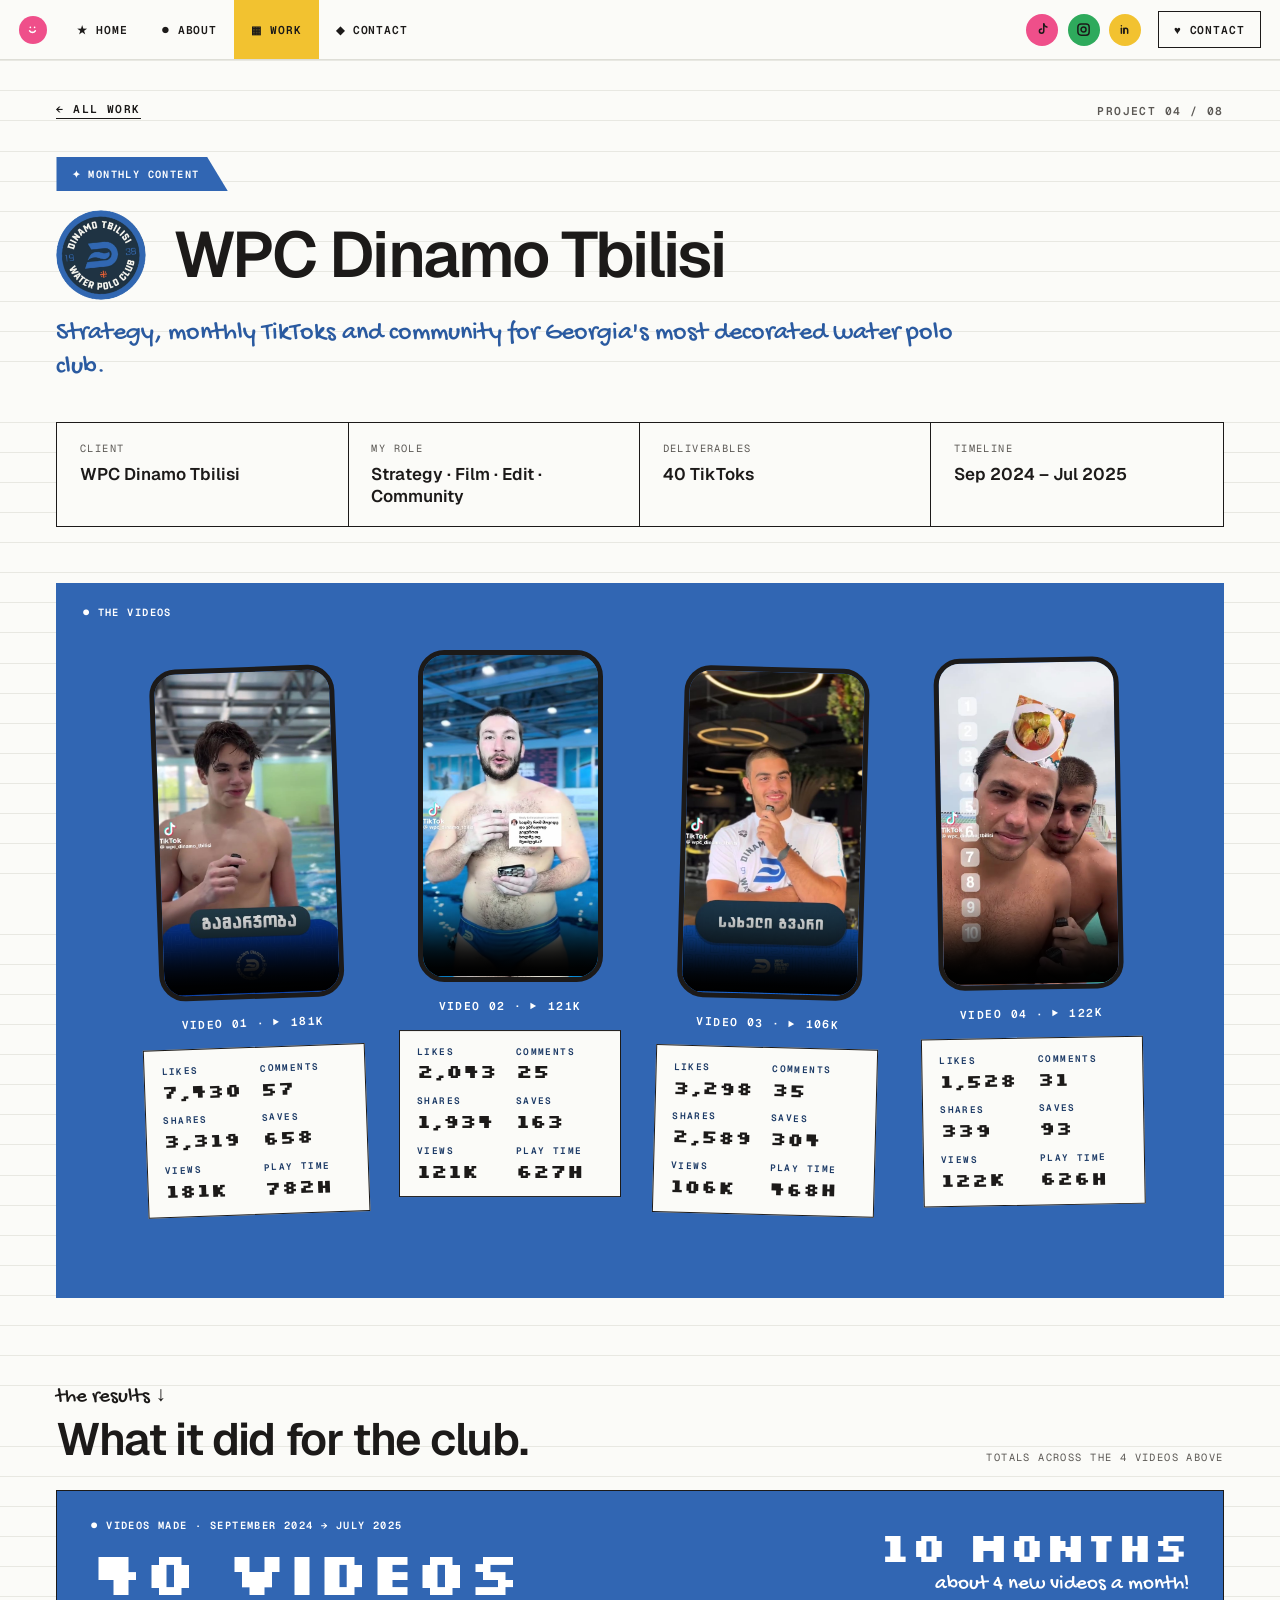
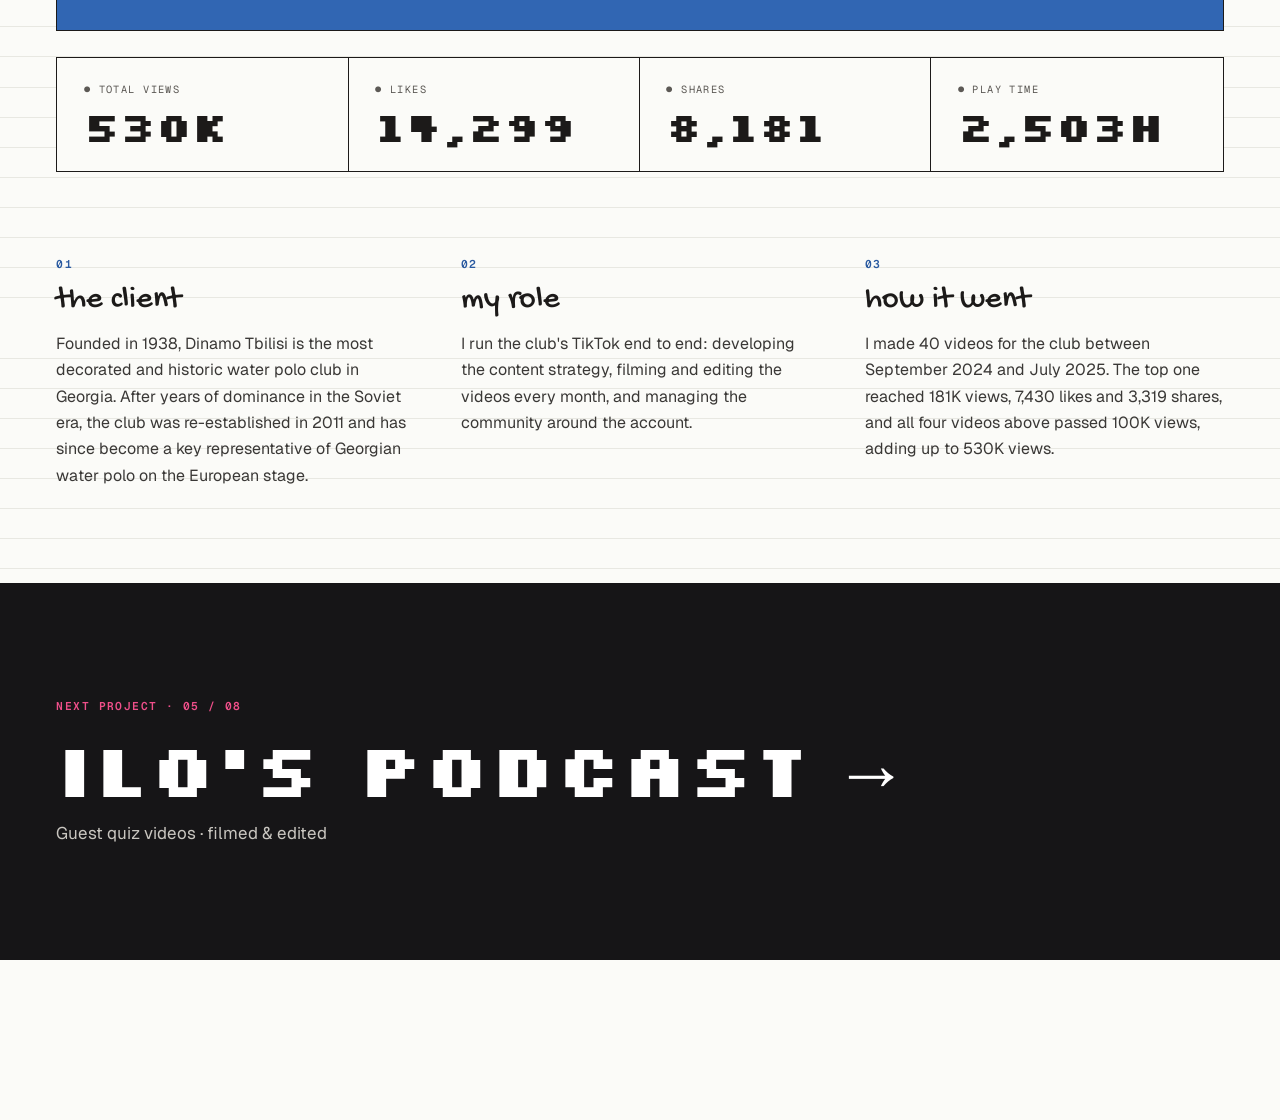
<file: Project04.html>
<!doctype html>
<html lang="en">
<head>
<meta charset="utf-8">
<meta name="viewport" content="width=device-width, initial-scale=1">
<title>WPC Dinamo Tbilisi — Case Study</title>
<meta name="description" content="Irakli Jashi, TikTok content creator in Tbilisi. Scripting, filming and editing TikToks for brands.">
<meta property="og:title" content="WPC Dinamo Tbilisi — Case Study">
<meta property="og:description" content="Irakli Jashi, TikTok content creator in Tbilisi. Scripting, filming and editing TikToks for brands.">
<meta property="og:image" content="assets/428924a46bc8e9712ab8777692a8602a.jpg">
<link rel="icon" href="assets/favicon.svg" type="image/svg+xml">
<link rel="stylesheet" href="https://fonts.googleapis.com/css2?family=Silkscreen:wght@400;700&amp;family=Gochi+Hand&amp;family=Geist:wght@400;500;600;700&amp;family=Geist+Mono:wght@400;500;600&amp;display=swap">
<style>
body{margin:0;font-family:'Geist',sans-serif;color:#1c1a19;background:#8d8d8d}
a{color:#1c1a19;text-decoration:none}a:hover{color:#ec6a3c}
html{scroll-behavior:smooth}
.lift{transition:transform .35s cubic-bezier(.2,.8,.2,1)}
.lift:hover{transform:translateY(-8px) rotate(0deg)!important}
.wob{transition:transform .2s}
.wob:hover{transform:rotate(-3deg) scale(1.05)}
</style>
<style>html,body{background:#fbfbf8;overflow-x:hidden}#top{margin:0 auto;background:none!important}</style>
<link rel="stylesheet" href="assets/mobile.css">
<script>function fit(){var w=window.innerWidth;document.documentElement.style.zoom=w<=820?1:w/1360}fit();addEventListener('resize',fit)</script>
</head>
<body class="page-project">
<div id="top" style="width: 1360px; height: 2720px; box-sizing: border-box; padding: 0; display: flex; background-color: #8d8d8d; background-image: linear-gradient(rgba(255,255,255,0.35) 2px, transparent 2px), linear-gradient(90deg, rgba(255,255,255,0.35) 2px, transparent 2px); background-size: 56px 56px; font-family: 'Geist', sans-serif">
<div style="flex-grow: 1; display: flex; flex-direction: column; background-color: #fbfbf8; background-image: repeating-linear-gradient(0deg, transparent 0px, transparent 31px, #e8e8e2 31px, #e8e8e2 32px); overflow: hidden">

<!-- NAV -->
<nav aria-label="Main" style="height: 64px; flex-shrink: 0; box-sizing: border-box; padding: 0 20px; display: flex; align-items: center; justify-content: space-between; background: #fbfbf8; border-bottom: 1px solid #deded7">
<div style="display: flex; align-items: center; height: 100%">
<a href="index.html" aria-label="Home" style="width: 30px; height: 30px; border-radius: 50%; background: #ef4f8a; display: flex; align-items: center; justify-content: center; margin-right: 14px">
<svg width="18" height="18" viewBox="0 0 24 24" fill="none" stroke="#ffffff" stroke-width="2.4" stroke-linecap="round"><path d="M8 14c1 1.5 2.4 2.2 4 2.2s3-.7 4-2.2"></path><path d="M9 9v.01"></path><path d="M15 9v.01"></path></svg>
</a>
<a href="index.html" style="height: 100%; display: flex; align-items: center; padding: 0 18px; font-family: 'Geist Mono', monospace; font-size: 12px; font-weight: 600; letter-spacing: 1px">★ HOME</a>
<a href="About.html" style="height: 100%; display: flex; align-items: center; padding: 0 18px; font-family: 'Geist Mono', monospace; font-size: 12px; font-weight: 600; letter-spacing: 1px">● ABOUT</a>
<a href="Work.html" style="height: 100%; display: flex; align-items: center; padding: 0 18px; background: #f2c230; font-family: 'Geist Mono', monospace; font-size: 12px; font-weight: 600; letter-spacing: 1px">▦ WORK</a>
<a href="Contact.html" style="height: 100%; display: flex; align-items: center; padding: 0 18px; font-family: 'Geist Mono', monospace; font-size: 12px; font-weight: 600; letter-spacing: 1px">◆ CONTACT</a>
</div>
<div style="display: flex; align-items: center; gap: 10px">
<a class="wob" href="https://www.tiktok.com/@patrickhavingfun" aria-label="TikTok" style="width: 34px; height: 34px; border-radius: 50%; background: #ef4f8a; display: flex; align-items: center; justify-content: center; color: #1c1a19"><svg width="16" height="16" viewBox="0 0 24 24" fill="none" stroke="currentColor" stroke-width="2.4" stroke-linecap="round" stroke-linejoin="round"><path d="M14 3v11.5a3.5 3.5 0 1 1-3.5-3.5"></path><path d="M14 3c.5 2.8 2.4 4.6 5 5"></path></svg></a>
<a class="wob" href="https://www.instagram.com/__patrickkk__/" aria-label="Instagram" style="width: 34px; height: 34px; border-radius: 50%; background: #2eaa5c; display: flex; align-items: center; justify-content: center; color: #1c1a19"><svg width="16" height="16" viewBox="0 0 24 24" fill="none" stroke="currentColor" stroke-width="2.4" stroke-linecap="round" stroke-linejoin="round"><rect x="3" y="3" width="18" height="18" rx="5"></rect><circle cx="12" cy="12" r="4"></circle></svg></a>
<a class="wob" href="https://www.linkedin.com/in/irakli-jashi-490ba789/" aria-label="LinkedIn" style="width: 34px; height: 34px; border-radius: 50%; background: #f2c230; display: flex; align-items: center; justify-content: center; color: #1c1a19"><svg width="16" height="16" viewBox="0 0 24 24" fill="none" stroke="currentColor" stroke-width="2.4" stroke-linecap="round" stroke-linejoin="round"><path d="M7 10v8"></path><path d="M7 6v.01"></path><path d="M11 18v-5a3 3 0 0 1 6 0v5"></path><path d="M11 10v8"></path></svg></a>
<a href="Contact.html" style="margin-left: 8px; height: 38px; padding: 0 16px; border: 1.5px solid #1c1a19; display: flex; align-items: center; gap: 8px; font-family: 'Geist Mono', monospace; font-size: 12px; font-weight: 600; letter-spacing: 1px">♥ CONTACT</a>
</div>
</nav>

<!-- HEADER -->
<section style="padding: 44px 60px 0; display: flex; flex-direction: column">
<div style="display: flex; justify-content: space-between; align-items: center; font-family: 'Geist Mono', monospace; font-size: 12px; font-weight: 600; letter-spacing: 1.5px">
<a href="Work.html" style="border-bottom: 1.5px solid #1c1a19; padding-bottom: 3px">← ALL WORK</a>
<span style="color: #5c5955">PROJECT 04 / 08</span>
</div>
<span style="margin-top: 40px; align-self: flex-start; height: 36px; padding: 0 30px 0 16px; background: #3166b3; color: #ffffff; display: flex; align-items: center; font-family: 'Geist Mono', monospace; font-size: 11px; font-weight: 600; letter-spacing: 1.5px; clip-path: polygon(0 0, 88% 0, 100% 100%, 0 100%)">✦ MONTHLY CONTENT</span>
<div style="margin-top: 20px; display: flex; align-items: center; gap: 28px">
<img src="assets/da907d4afdf607e21e58a0cf332499ba.png" alt="WPC Dinamo Tbilisi logo" style="width: 96px; height: 96px; border-radius: 50%; display: block; transform: rotate(-6deg)">
<h1 style="margin: 0; font-size: 68px; line-height: 74px; font-weight: 600; letter-spacing: -2.2px">WPC Dinamo Tbilisi</h1>
</div>
<p style="margin: 18px 0 0; font-family: 'Gochi Hand', cursive; font-size: 28px; line-height: 36px; color: #2a5aa0; max-width: 980px">Strategy, monthly TikToks and community for Georgia's most decorated water polo club.</p>
<div style="margin-top: 40px; display: grid; grid-template-columns: repeat(4, minmax(0, 1fr)); border: 1.5px solid #1c1a19; background: #fbfbf8">
<div style="padding: 20px 24px; border-right: 1.5px solid #1c1a19; display: flex; flex-direction: column; gap: 8px"><span style="font-family: 'Geist Mono', monospace; font-size: 11px; letter-spacing: 1.5px; color: #5c5955">CLIENT</span><span style="font-size: 18px; font-weight: 600">WPC Dinamo Tbilisi</span></div>
<div style="padding: 20px 24px; border-right: 1.5px solid #1c1a19; display: flex; flex-direction: column; gap: 8px"><span style="font-family: 'Geist Mono', monospace; font-size: 11px; letter-spacing: 1.5px; color: #5c5955">MY ROLE</span><span style="font-size: 18px; font-weight: 600">Strategy · Film · Edit · Community</span></div>
<div style="padding: 20px 24px; border-right: 1.5px solid #1c1a19; display: flex; flex-direction: column; gap: 8px"><span style="font-family: 'Geist Mono', monospace; font-size: 11px; letter-spacing: 1.5px; color: #5c5955">DELIVERABLES</span><span style="font-size: 18px; font-weight: 600">40 TikToks</span></div>
<div style="padding: 20px 24px; display: flex; flex-direction: column; gap: 8px"><span style="font-family: 'Geist Mono', monospace; font-size: 11px; letter-spacing: 1.5px; color: #5c5955">TIMELINE</span><span style="font-size: 18px; font-weight: 600">Sep 2024 – Jul 2025</span></div>
</div>
</section>

<!-- VIDEOS -->
<section style="margin: 60px 60px 0; height: 760px; background: #3166b3; display: flex; align-items: center; justify-content: center; gap: 40px; position: relative">
<span style="position: absolute; left: 28px; top: 24px; font-family: 'Geist Mono', monospace; font-size: 11px; font-weight: 600; letter-spacing: 1.5px; color: #ffffff">● THE VIDEOS</span>
<div class="lift" style="width: 236px; display: flex; flex-direction: column; align-items: center; gap: 18px; transform: rotate(-2deg)">
<div style="position: relative; width: 186px; height: 342px; border-radius: 28px; border: 6px solid #1c1a19; background: #1c1a19; overflow: hidden">
<video src="assets/3b47e9fc63dfa8613285db0bf408a189.mp4" poster="assets/f5c25ff1b0334d2905e0956997396fc5.jpg" controls="" playsinline="" preload="metadata" aria-label="WPC Dinamo Tbilisi TikTok 01" style="width: 100%; height: 100%; object-fit: cover; display: block; background: #000000"></video>
</div>
<span style="font-family: 'Geist Mono', monospace; font-size: 12px; font-weight: 600; letter-spacing: 1.5px; color: #ffffff">VIDEO 01 · ▶ 181K</span>
<div style="width: 100%; box-sizing: border-box; padding: 16px 18px; background: #fbfbf8; border: 1.5px solid #1c1a19; display: grid; grid-template-columns: repeat(2, minmax(0, 1fr)); row-gap: 14px; column-gap: 12px">
<div style="display: flex; flex-direction: column; gap: 4px"><span style="font-family: 'Geist Mono', monospace; font-size: 10px; font-weight: 600; letter-spacing: 1.5px; color: #1c3a66">LIKES</span><span style="font-family: 'Silkscreen', monospace; font-weight: 700; font-size: 20px; line-height: 22px; color: #1c1a19">7,430</span></div>
<div style="display: flex; flex-direction: column; gap: 4px"><span style="font-family: 'Geist Mono', monospace; font-size: 10px; font-weight: 600; letter-spacing: 1.5px; color: #1c3a66">COMMENTS</span><span style="font-family: 'Silkscreen', monospace; font-weight: 700; font-size: 20px; line-height: 22px; color: #1c1a19">57</span></div>
<div style="display: flex; flex-direction: column; gap: 4px"><span style="font-family: 'Geist Mono', monospace; font-size: 10px; font-weight: 600; letter-spacing: 1.5px; color: #1c3a66">SHARES</span><span style="font-family: 'Silkscreen', monospace; font-weight: 700; font-size: 20px; line-height: 22px; color: #1c1a19">3,319</span></div>
<div style="display: flex; flex-direction: column; gap: 4px"><span style="font-family: 'Geist Mono', monospace; font-size: 10px; font-weight: 600; letter-spacing: 1.5px; color: #1c3a66">SAVES</span><span style="font-family: 'Silkscreen', monospace; font-weight: 700; font-size: 20px; line-height: 22px; color: #1c1a19">658</span></div>
<div style="display: flex; flex-direction: column; gap: 4px"><span style="font-family: 'Geist Mono', monospace; font-size: 10px; font-weight: 600; letter-spacing: 1.5px; color: #1c3a66">VIEWS</span><span style="font-family: 'Silkscreen', monospace; font-weight: 700; font-size: 20px; line-height: 22px; color: #1c1a19">181K</span></div>
<div style="display: flex; flex-direction: column; gap: 4px"><span style="font-family: 'Geist Mono', monospace; font-size: 10px; font-weight: 600; letter-spacing: 1.5px; color: #1c3a66">PLAY TIME</span><span style="font-family: 'Silkscreen', monospace; font-weight: 700; font-size: 20px; line-height: 22px; color: #1c1a19">782H</span></div>
</div>
</div>
<div class="lift" style="width: 236px; display: flex; flex-direction: column; align-items: center; gap: 18px; transform: translateY(-18px)">
<div style="position: relative; width: 186px; height: 342px; border-radius: 28px; border: 6px solid #1c1a19; background: #1c1a19; overflow: hidden">
<video src="assets/99d1a0a3d76fd06d0cea80ab7f9a5fcf.mp4" poster="assets/b7502e305eb65b73815f4a63a4a14330.jpg" controls="" playsinline="" preload="metadata" aria-label="WPC Dinamo Tbilisi TikTok 02" style="width: 100%; height: 100%; object-fit: cover; display: block; background: #000000"></video>
</div>
<span style="font-family: 'Geist Mono', monospace; font-size: 12px; font-weight: 600; letter-spacing: 1.5px; color: #ffffff">VIDEO 02 · ▶ 121K</span>
<div style="width: 100%; box-sizing: border-box; padding: 16px 18px; background: #fbfbf8; border: 1.5px solid #1c1a19; display: grid; grid-template-columns: repeat(2, minmax(0, 1fr)); row-gap: 14px; column-gap: 12px">
<div style="display: flex; flex-direction: column; gap: 4px"><span style="font-family: 'Geist Mono', monospace; font-size: 10px; font-weight: 600; letter-spacing: 1.5px; color: #1c3a66">LIKES</span><span style="font-family: 'Silkscreen', monospace; font-weight: 700; font-size: 20px; line-height: 22px; color: #1c1a19">2,043</span></div>
<div style="display: flex; flex-direction: column; gap: 4px"><span style="font-family: 'Geist Mono', monospace; font-size: 10px; font-weight: 600; letter-spacing: 1.5px; color: #1c3a66">COMMENTS</span><span style="font-family: 'Silkscreen', monospace; font-weight: 700; font-size: 20px; line-height: 22px; color: #1c1a19">25</span></div>
<div style="display: flex; flex-direction: column; gap: 4px"><span style="font-family: 'Geist Mono', monospace; font-size: 10px; font-weight: 600; letter-spacing: 1.5px; color: #1c3a66">SHARES</span><span style="font-family: 'Silkscreen', monospace; font-weight: 700; font-size: 20px; line-height: 22px; color: #1c1a19">1,934</span></div>
<div style="display: flex; flex-direction: column; gap: 4px"><span style="font-family: 'Geist Mono', monospace; font-size: 10px; font-weight: 600; letter-spacing: 1.5px; color: #1c3a66">SAVES</span><span style="font-family: 'Silkscreen', monospace; font-weight: 700; font-size: 20px; line-height: 22px; color: #1c1a19">163</span></div>
<div style="display: flex; flex-direction: column; gap: 4px"><span style="font-family: 'Geist Mono', monospace; font-size: 10px; font-weight: 600; letter-spacing: 1.5px; color: #1c3a66">VIEWS</span><span style="font-family: 'Silkscreen', monospace; font-weight: 700; font-size: 20px; line-height: 22px; color: #1c1a19">121K</span></div>
<div style="display: flex; flex-direction: column; gap: 4px"><span style="font-family: 'Geist Mono', monospace; font-size: 10px; font-weight: 600; letter-spacing: 1.5px; color: #1c3a66">PLAY TIME</span><span style="font-family: 'Silkscreen', monospace; font-weight: 700; font-size: 20px; line-height: 22px; color: #1c1a19">627H</span></div>
</div>
</div>
<div class="lift" style="width: 236px; display: flex; flex-direction: column; align-items: center; gap: 18px; transform: rotate(1.5deg)">
<div style="position: relative; width: 186px; height: 342px; border-radius: 28px; border: 6px solid #1c1a19; background: #1c1a19; overflow: hidden">
<video src="assets/ff71cc11e5a66acfb393e4d8802645ca.mp4" poster="assets/dbe606c7d6004b52f1bc49dc81b29c7d.jpg" controls="" playsinline="" preload="metadata" aria-label="WPC Dinamo Tbilisi TikTok 03" style="width: 100%; height: 100%; object-fit: cover; display: block; background: #000000"></video>
</div>
<span style="font-family: 'Geist Mono', monospace; font-size: 12px; font-weight: 600; letter-spacing: 1.5px; color: #ffffff">VIDEO 03 · ▶ 106K</span>
<div style="width: 100%; box-sizing: border-box; padding: 16px 18px; background: #fbfbf8; border: 1.5px solid #1c1a19; display: grid; grid-template-columns: repeat(2, minmax(0, 1fr)); row-gap: 14px; column-gap: 12px">
<div style="display: flex; flex-direction: column; gap: 4px"><span style="font-family: 'Geist Mono', monospace; font-size: 10px; font-weight: 600; letter-spacing: 1.5px; color: #1c3a66">LIKES</span><span style="font-family: 'Silkscreen', monospace; font-weight: 700; font-size: 20px; line-height: 22px; color: #1c1a19">3,298</span></div>
<div style="display: flex; flex-direction: column; gap: 4px"><span style="font-family: 'Geist Mono', monospace; font-size: 10px; font-weight: 600; letter-spacing: 1.5px; color: #1c3a66">COMMENTS</span><span style="font-family: 'Silkscreen', monospace; font-weight: 700; font-size: 20px; line-height: 22px; color: #1c1a19">35</span></div>
<div style="display: flex; flex-direction: column; gap: 4px"><span style="font-family: 'Geist Mono', monospace; font-size: 10px; font-weight: 600; letter-spacing: 1.5px; color: #1c3a66">SHARES</span><span style="font-family: 'Silkscreen', monospace; font-weight: 700; font-size: 20px; line-height: 22px; color: #1c1a19">2,589</span></div>
<div style="display: flex; flex-direction: column; gap: 4px"><span style="font-family: 'Geist Mono', monospace; font-size: 10px; font-weight: 600; letter-spacing: 1.5px; color: #1c3a66">SAVES</span><span style="font-family: 'Silkscreen', monospace; font-weight: 700; font-size: 20px; line-height: 22px; color: #1c1a19">304</span></div>
<div style="display: flex; flex-direction: column; gap: 4px"><span style="font-family: 'Geist Mono', monospace; font-size: 10px; font-weight: 600; letter-spacing: 1.5px; color: #1c3a66">VIEWS</span><span style="font-family: 'Silkscreen', monospace; font-weight: 700; font-size: 20px; line-height: 22px; color: #1c1a19">106K</span></div>
<div style="display: flex; flex-direction: column; gap: 4px"><span style="font-family: 'Geist Mono', monospace; font-size: 10px; font-weight: 600; letter-spacing: 1.5px; color: #1c3a66">PLAY TIME</span><span style="font-family: 'Silkscreen', monospace; font-weight: 700; font-size: 20px; line-height: 22px; color: #1c1a19">468H</span></div>
</div>
</div>
<div class="lift" style="width: 236px; display: flex; flex-direction: column; align-items: center; gap: 18px; transform: translateY(-10px) rotate(-1deg)">
<div style="position: relative; width: 186px; height: 342px; border-radius: 28px; border: 6px solid #1c1a19; background: #1c1a19; overflow: hidden">
<video src="assets/2c651e5e88c1e17e9abe54e973729876.mp4" poster="assets/33d4952a43a3e65f58b56ea5a8583068.jpg" controls="" playsinline="" preload="metadata" aria-label="WPC Dinamo Tbilisi TikTok 04" style="width: 100%; height: 100%; object-fit: cover; display: block; background: #000000"></video>
</div>
<span style="font-family: 'Geist Mono', monospace; font-size: 12px; font-weight: 600; letter-spacing: 1.5px; color: #ffffff">VIDEO 04 · ▶ 122K</span>
<div style="width: 100%; box-sizing: border-box; padding: 16px 18px; background: #fbfbf8; border: 1.5px solid #1c1a19; display: grid; grid-template-columns: repeat(2, minmax(0, 1fr)); row-gap: 14px; column-gap: 12px">
<div style="display: flex; flex-direction: column; gap: 4px"><span style="font-family: 'Geist Mono', monospace; font-size: 10px; font-weight: 600; letter-spacing: 1.5px; color: #1c3a66">LIKES</span><span style="font-family: 'Silkscreen', monospace; font-weight: 700; font-size: 20px; line-height: 22px; color: #1c1a19">1,528</span></div>
<div style="display: flex; flex-direction: column; gap: 4px"><span style="font-family: 'Geist Mono', monospace; font-size: 10px; font-weight: 600; letter-spacing: 1.5px; color: #1c3a66">COMMENTS</span><span style="font-family: 'Silkscreen', monospace; font-weight: 700; font-size: 20px; line-height: 22px; color: #1c1a19">31</span></div>
<div style="display: flex; flex-direction: column; gap: 4px"><span style="font-family: 'Geist Mono', monospace; font-size: 10px; font-weight: 600; letter-spacing: 1.5px; color: #1c3a66">SHARES</span><span style="font-family: 'Silkscreen', monospace; font-weight: 700; font-size: 20px; line-height: 22px; color: #1c1a19">339</span></div>
<div style="display: flex; flex-direction: column; gap: 4px"><span style="font-family: 'Geist Mono', monospace; font-size: 10px; font-weight: 600; letter-spacing: 1.5px; color: #1c3a66">SAVES</span><span style="font-family: 'Silkscreen', monospace; font-weight: 700; font-size: 20px; line-height: 22px; color: #1c1a19">93</span></div>
<div style="display: flex; flex-direction: column; gap: 4px"><span style="font-family: 'Geist Mono', monospace; font-size: 10px; font-weight: 600; letter-spacing: 1.5px; color: #1c3a66">VIEWS</span><span style="font-family: 'Silkscreen', monospace; font-weight: 700; font-size: 20px; line-height: 22px; color: #1c1a19">122K</span></div>
<div style="display: flex; flex-direction: column; gap: 4px"><span style="font-family: 'Geist Mono', monospace; font-size: 10px; font-weight: 600; letter-spacing: 1.5px; color: #1c3a66">PLAY TIME</span><span style="font-family: 'Silkscreen', monospace; font-weight: 700; font-size: 20px; line-height: 22px; color: #1c1a19">626H</span></div>
</div>
</div>
</section>

<!-- RESULTS -->
<section style="padding: 90px 60px 0; display: flex; flex-direction: column; gap: 28px">
<div style="display: flex; justify-content: space-between; align-items: flex-end">
<div style="display: flex; flex-direction: column; gap: 6px">
<span style="font-family: 'Gochi Hand', cursive; font-size: 22px">the results ↓</span>
<h2 style="margin: 0; font-size: 48px; line-height: 52px; font-weight: 600; letter-spacing: -1.4px">What it did for the club.</h2>
</div>
<span style="font-family: 'Geist Mono', monospace; font-size: 11px; letter-spacing: 1.5px; color: #5c5955">TOTALS ACROSS THE 4 VIDEOS ABOVE</span>
</div>
<div style="display: flex; align-items: center; justify-content: space-between; padding: 30px 36px; background: #3166b3; color: #ffffff; border: 1.5px solid #1c1a19">
<div style="display: flex; flex-direction: column; gap: 10px">
<span style="font-family: 'Geist Mono', monospace; font-size: 11px; font-weight: 600; letter-spacing: 1.5px">● VIDEOS MADE · SEPTEMBER 2024 → JULY 2025</span>
<span style="font-family: 'Silkscreen', monospace; font-weight: 700; font-size: 64px; line-height: 64px">40 VIDEOS</span>
</div>
<div style="display: flex; flex-direction: column; align-items: flex-end; gap: 6px">
<span style="font-family: 'Silkscreen', monospace; font-weight: 700; font-size: 44px; line-height: 44px">10 MONTHS</span>
<span style="font-family: 'Gochi Hand', cursive; font-size: 22px">about 4 new videos a month!</span>
</div>
</div>
<div style="display: grid; grid-template-columns: repeat(4, minmax(0, 1fr)); border: 1.5px solid #1c1a19; background: #fbfbf8">
<div style="padding: 26px 28px; border-right: 1.5px solid #1c1a19; display: flex; flex-direction: column; gap: 10px"><span style="font-family: 'Geist Mono', monospace; font-size: 11px; letter-spacing: 1.5px; color: #5c5955">● TOTAL VIEWS</span><span style="font-family: 'Silkscreen', monospace; font-weight: 700; font-size: 44px; line-height: 44px">530K</span></div>
<div style="padding: 26px 28px; border-right: 1.5px solid #1c1a19; display: flex; flex-direction: column; gap: 10px"><span style="font-family: 'Geist Mono', monospace; font-size: 11px; letter-spacing: 1.5px; color: #5c5955">● LIKES</span><span style="font-family: 'Silkscreen', monospace; font-weight: 700; font-size: 44px; line-height: 44px">14,299</span></div>
<div style="padding: 26px 28px; border-right: 1.5px solid #1c1a19; display: flex; flex-direction: column; gap: 10px"><span style="font-family: 'Geist Mono', monospace; font-size: 11px; letter-spacing: 1.5px; color: #5c5955">● SHARES</span><span style="font-family: 'Silkscreen', monospace; font-weight: 700; font-size: 44px; line-height: 44px">8,181</span></div>
<div style="padding: 26px 28px; display: flex; flex-direction: column; gap: 10px"><span style="font-family: 'Geist Mono', monospace; font-size: 11px; letter-spacing: 1.5px; color: #5c5955">● PLAY TIME</span><span style="font-family: 'Silkscreen', monospace; font-weight: 700; font-size: 44px; line-height: 44px">2,503H</span></div>
</div>
</section>

<!-- BRIEF / IDEA / RESULT -->
<section style="padding: 90px 60px 0; display: grid; grid-template-columns: repeat(3, minmax(0, 1fr)); gap: 48px">
<div style="display: flex; flex-direction: column; gap: 14px">
<span style="font-family: 'Geist Mono', monospace; font-size: 12px; font-weight: 600; letter-spacing: 1.5px; color: #2a5aa0">01</span>
<span style="font-family: 'Gochi Hand', cursive; font-size: 34px; line-height: 36px">the client</span>
<p style="margin: 0; font-size: 17px; line-height: 28px; color: #3a3836">Founded in 1938, Dinamo Tbilisi is the most decorated and historic water polo club in Georgia. After years of dominance in the Soviet era, the club was re-established in 2011 and has since become a key representative of Georgian water polo on the European stage.</p>
</div>
<div style="display: flex; flex-direction: column; gap: 14px">
<span style="font-family: 'Geist Mono', monospace; font-size: 12px; font-weight: 600; letter-spacing: 1.5px; color: #2a5aa0">02</span>
<span style="font-family: 'Gochi Hand', cursive; font-size: 34px; line-height: 36px">my role</span>
<p style="margin: 0; font-size: 17px; line-height: 28px; color: #3a3836">I run the club's TikTok end to end: developing the content strategy, filming and editing the videos every month, and managing the community around the account.</p>
</div>
<div style="display: flex; flex-direction: column; gap: 14px">
<span style="font-family: 'Geist Mono', monospace; font-size: 12px; font-weight: 600; letter-spacing: 1.5px; color: #2a5aa0">03</span>
<span style="font-family: 'Gochi Hand', cursive; font-size: 34px; line-height: 36px">how it went</span>
<p style="margin: 0; font-size: 17px; line-height: 28px; color: #3a3836">I made 40 videos for the club between September 2024 and July 2025. The top one reached 181K views, 7,430 likes and 3,319 shares, and all four videos above passed 100K views, adding up to 530K views.</p>
</div>
</section>

<!-- NEXT PROJECT -->
<a href="Project05.html" style="flex-grow: 1; margin-top: 100px; background: #161517; color: #ffffff; display: flex; flex-direction: column; justify-content: center; padding: 60px; gap: 16px">
<span style="font-family: 'Geist Mono', monospace; font-size: 12px; font-weight: 600; letter-spacing: 1.5px; color: #ef4f8a">NEXT PROJECT · 05 / 08</span>
<span style="font-family: 'Silkscreen', monospace; font-weight: 700; font-size: 80px; line-height: 84px">ILO'S PODCAST →</span>
<span style="font-size: 18px; color: #c9c6c0">Guest quiz videos · filmed &amp; edited</span>
</a>

</div>
</div>
</body>
</html>
</file>
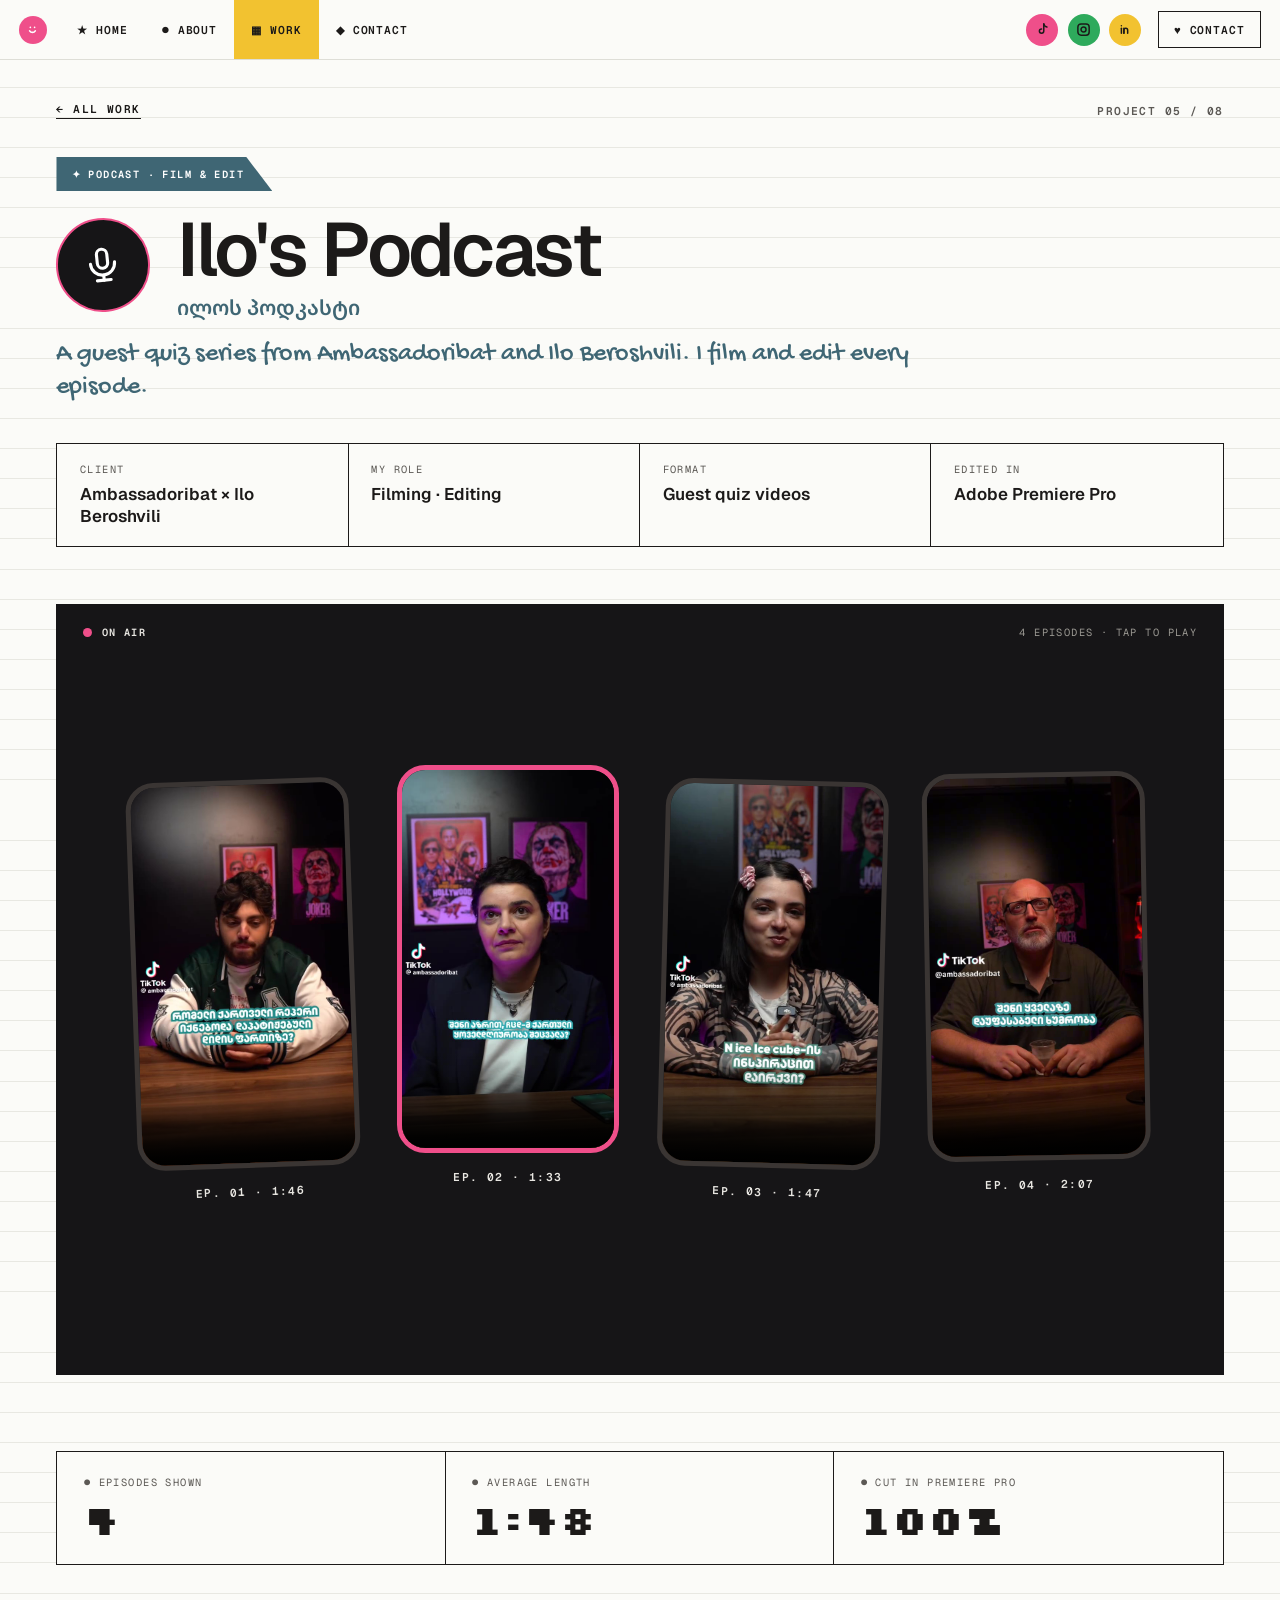
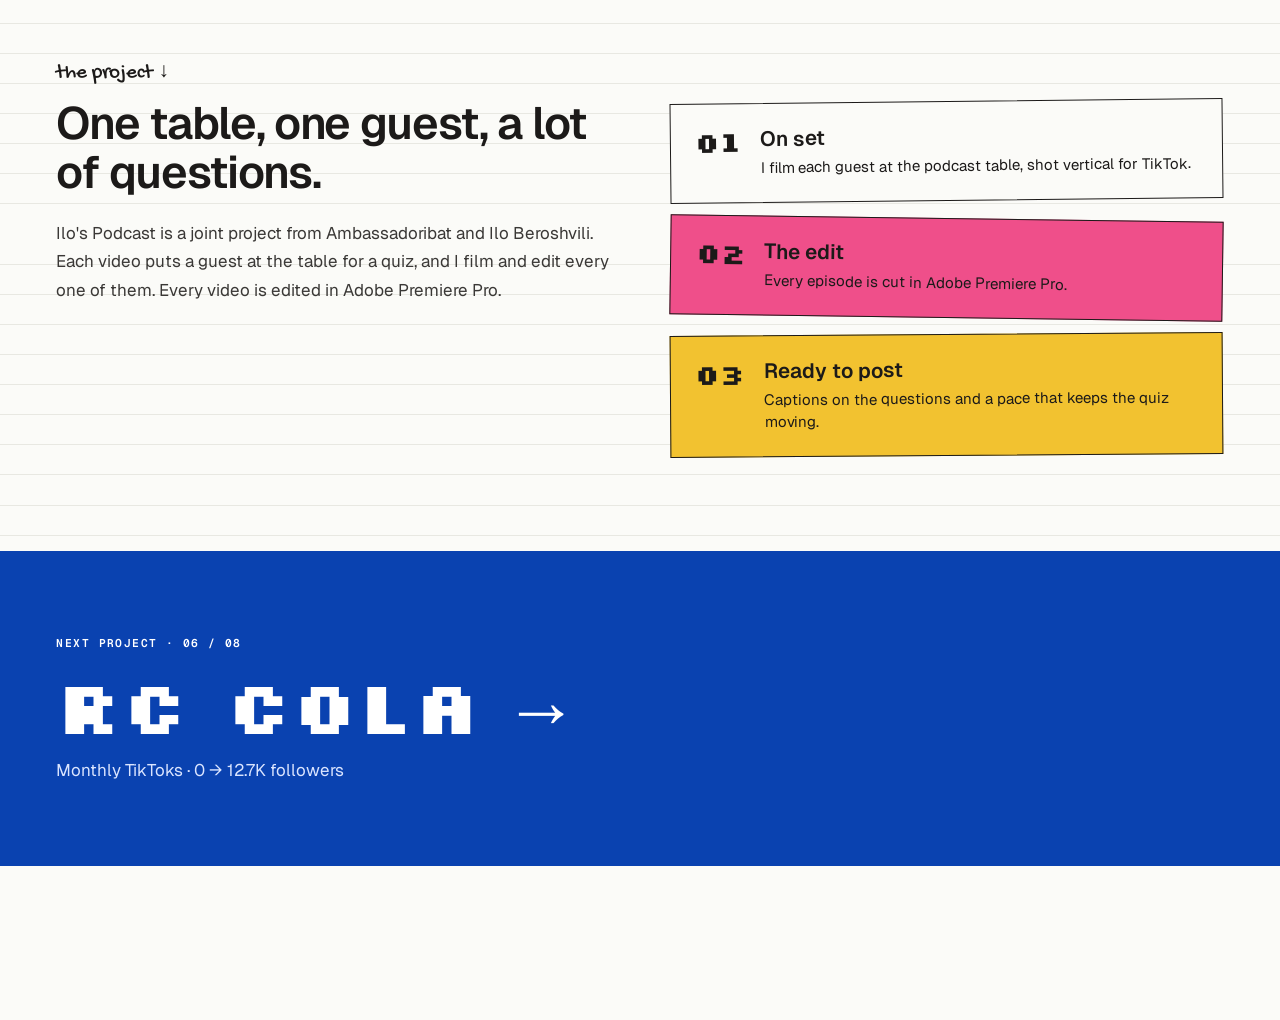
<file: Project05.html>
<!doctype html>
<html lang="en">
<head>
<meta charset="utf-8">
<meta name="viewport" content="width=device-width, initial-scale=1">
<title>Ilo's Podcast — Case Study</title>
<meta name="description" content="Irakli Jashi, TikTok content creator in Tbilisi. Scripting, filming and editing TikToks for brands.">
<meta property="og:title" content="Ilo's Podcast — Case Study">
<meta property="og:description" content="Irakli Jashi, TikTok content creator in Tbilisi. Scripting, filming and editing TikToks for brands.">
<meta property="og:image" content="assets/428924a46bc8e9712ab8777692a8602a.jpg">
<link rel="icon" href="assets/favicon.svg" type="image/svg+xml">
<link rel="stylesheet" href="https://fonts.googleapis.com/css2?family=Silkscreen:wght@400;700&amp;family=Gochi+Hand&amp;family=Geist:wght@400;500;600;700&amp;family=Geist+Mono:wght@400;500;600&amp;family=Noto+Sans+Georgian:wght@500;600&amp;display=swap">
<style>
body{margin:0;font-family:'Geist',sans-serif;color:#1c1a19;background:#8d8d8d}
a{color:#1c1a19;text-decoration:none}a:hover{color:#ec6a3c}
html{scroll-behavior:smooth}
.lift{transition:transform .35s cubic-bezier(.2,.8,.2,1)}
.lift:hover{transform:translateY(-8px) rotate(0deg)!important}
.wob{transition:transform .2s}
.wob:hover{transform:rotate(-3deg) scale(1.05)}
</style>
<style>html,body{background:#fbfbf8;overflow-x:hidden}#top{margin:0 auto;background:none!important}</style>
<link rel="stylesheet" href="assets/mobile.css">
<script>function fit(){var w=window.innerWidth;document.documentElement.style.zoom=w<=820?1:w/1360}fit();addEventListener('resize',fit)</script>
</head>
<body class="page-project">
<div id="top" style="width: 1360px; height: 2620px; box-sizing: border-box; padding: 0; display: flex; background-color: #8d8d8d; background-image: linear-gradient(rgba(255,255,255,0.35) 2px, transparent 2px), linear-gradient(90deg, rgba(255,255,255,0.35) 2px, transparent 2px); background-size: 56px 56px; font-family: 'Geist', sans-serif">
<div style="flex-grow: 1; display: flex; flex-direction: column; background-color: #fbfbf8; background-image: repeating-linear-gradient(0deg, transparent 0px, transparent 31px, #e8e8e2 31px, #e8e8e2 32px); overflow: hidden">

<!-- NAV -->
<nav aria-label="Main" style="height: 64px; flex-shrink: 0; box-sizing: border-box; padding: 0 20px; display: flex; align-items: center; justify-content: space-between; background: #fbfbf8; border-bottom: 1px solid #deded7">
<div style="display: flex; align-items: center; height: 100%">
<a href="index.html" aria-label="Home" style="width: 30px; height: 30px; border-radius: 50%; background: #ef4f8a; display: flex; align-items: center; justify-content: center; margin-right: 14px">
<svg width="18" height="18" viewBox="0 0 24 24" fill="none" stroke="#ffffff" stroke-width="2.4" stroke-linecap="round"><path d="M8 14c1 1.5 2.4 2.2 4 2.2s3-.7 4-2.2"></path><path d="M9 9v.01"></path><path d="M15 9v.01"></path></svg>
</a>
<a href="index.html" style="height: 100%; display: flex; align-items: center; padding: 0 18px; font-family: 'Geist Mono', monospace; font-size: 12px; font-weight: 600; letter-spacing: 1px">★ HOME</a>
<a href="About.html" style="height: 100%; display: flex; align-items: center; padding: 0 18px; font-family: 'Geist Mono', monospace; font-size: 12px; font-weight: 600; letter-spacing: 1px">● ABOUT</a>
<a href="Work.html" style="height: 100%; display: flex; align-items: center; padding: 0 18px; background: #f2c230; font-family: 'Geist Mono', monospace; font-size: 12px; font-weight: 600; letter-spacing: 1px">▦ WORK</a>
<a href="Contact.html" style="height: 100%; display: flex; align-items: center; padding: 0 18px; font-family: 'Geist Mono', monospace; font-size: 12px; font-weight: 600; letter-spacing: 1px">◆ CONTACT</a>
</div>
<div style="display: flex; align-items: center; gap: 10px">
<a class="wob" href="https://www.tiktok.com/@patrickhavingfun" aria-label="TikTok" style="width: 34px; height: 34px; border-radius: 50%; background: #ef4f8a; display: flex; align-items: center; justify-content: center; color: #1c1a19"><svg width="16" height="16" viewBox="0 0 24 24" fill="none" stroke="currentColor" stroke-width="2.4" stroke-linecap="round" stroke-linejoin="round"><path d="M14 3v11.5a3.5 3.5 0 1 1-3.5-3.5"></path><path d="M14 3c.5 2.8 2.4 4.6 5 5"></path></svg></a>
<a class="wob" href="https://www.instagram.com/__patrickkk__/" aria-label="Instagram" style="width: 34px; height: 34px; border-radius: 50%; background: #2eaa5c; display: flex; align-items: center; justify-content: center; color: #1c1a19"><svg width="16" height="16" viewBox="0 0 24 24" fill="none" stroke="currentColor" stroke-width="2.4" stroke-linecap="round" stroke-linejoin="round"><rect x="3" y="3" width="18" height="18" rx="5"></rect><circle cx="12" cy="12" r="4"></circle></svg></a>
<a class="wob" href="https://www.linkedin.com/in/irakli-jashi-490ba789/" aria-label="LinkedIn" style="width: 34px; height: 34px; border-radius: 50%; background: #f2c230; display: flex; align-items: center; justify-content: center; color: #1c1a19"><svg width="16" height="16" viewBox="0 0 24 24" fill="none" stroke="currentColor" stroke-width="2.4" stroke-linecap="round" stroke-linejoin="round"><path d="M7 10v8"></path><path d="M7 6v.01"></path><path d="M11 18v-5a3 3 0 0 1 6 0v5"></path><path d="M11 10v8"></path></svg></a>
<a href="Contact.html" style="margin-left: 8px; height: 38px; padding: 0 16px; border: 1.5px solid #1c1a19; display: flex; align-items: center; gap: 8px; font-family: 'Geist Mono', monospace; font-size: 12px; font-weight: 600; letter-spacing: 1px">♥ CONTACT</a>
</div>
</nav>

<!-- HEADER -->
<section style="padding: 44px 60px 0; display: flex; flex-direction: column">
<div style="display: flex; justify-content: space-between; align-items: center; font-family: 'Geist Mono', monospace; font-size: 12px; font-weight: 600; letter-spacing: 1.5px">
<a href="Work.html" style="border-bottom: 1.5px solid #1c1a19; padding-bottom: 3px">← ALL WORK</a>
<span style="color: #5c5955">PROJECT 05 / 08</span>
</div>
<span style="margin-top: 40px; align-self: flex-start; height: 36px; padding: 0 30px 0 16px; background: #3f6674; color: #ffffff; display: flex; align-items: center; font-family: 'Geist Mono', monospace; font-size: 11px; font-weight: 600; letter-spacing: 1.5px; clip-path: polygon(0 0, 88% 0, 100% 100%, 0 100%)">✦ PODCAST · FILM &amp; EDIT</span>
<div style="margin-top: 20px; display: flex; align-items: center; gap: 28px">
<span aria-hidden="true" style="width: 96px; height: 96px; border-radius: 50%; background: #161517; border: 3px solid #ef4f8a; display: flex; align-items: center; justify-content: center; transform: rotate(-6deg)"><svg width="44" height="44" viewBox="0 0 24 24" fill="none" stroke="#ffffff" stroke-width="1.8" stroke-linecap="round" stroke-linejoin="round"><rect x="9" y="3" width="6" height="11" rx="3"></rect><path d="M5 11a7 7 0 0 0 14 0"></path><path d="M12 18v3"></path><path d="M8 21h8"></path></svg></span>
<div style="display: flex; flex-direction: column; gap: 4px">
<h1 style="margin: 0; font-size: 80px; line-height: 84px; font-weight: 600; letter-spacing: -2.8px">Ilo's Podcast</h1>
<span style="font-family: 'Noto Sans Georgian', sans-serif; font-size: 22px; font-weight: 600; color: #3f6674">ილოს პოდკასტი</span>
</div>
</div>
<p style="margin: 18px 0 0; font-family: 'Gochi Hand', cursive; font-size: 28px; line-height: 36px; color: #3f6674; max-width: 980px">A guest quiz series from Ambassadoribat and Ilo Beroshvili. I film and edit every episode.</p>
<div style="margin-top: 40px; display: grid; grid-template-columns: repeat(4, minmax(0, 1fr)); border: 1.5px solid #1c1a19; background: #fbfbf8">
<div style="padding: 20px 24px; border-right: 1.5px solid #1c1a19; display: flex; flex-direction: column; gap: 8px"><span style="font-family: 'Geist Mono', monospace; font-size: 11px; letter-spacing: 1.5px; color: #5c5955">CLIENT</span><span style="font-size: 18px; font-weight: 600">Ambassadoribat × Ilo Beroshvili</span></div>
<div style="padding: 20px 24px; border-right: 1.5px solid #1c1a19; display: flex; flex-direction: column; gap: 8px"><span style="font-family: 'Geist Mono', monospace; font-size: 11px; letter-spacing: 1.5px; color: #5c5955">MY ROLE</span><span style="font-size: 18px; font-weight: 600">Filming · Editing</span></div>
<div style="padding: 20px 24px; border-right: 1.5px solid #1c1a19; display: flex; flex-direction: column; gap: 8px"><span style="font-family: 'Geist Mono', monospace; font-size: 11px; letter-spacing: 1.5px; color: #5c5955">FORMAT</span><span style="font-size: 18px; font-weight: 600">Guest quiz videos</span></div>
<div style="padding: 20px 24px; display: flex; flex-direction: column; gap: 8px"><span style="font-family: 'Geist Mono', monospace; font-size: 11px; letter-spacing: 1.5px; color: #5c5955">EDITED IN</span><span style="font-size: 18px; font-weight: 600">Adobe Premiere Pro</span></div>
</div>
</section>

<!-- STUDIO / VIDEOS -->
<section style="margin: 60px 60px 0; height: 820px; background: #161517; display: flex; flex-direction: column; justify-content: center; position: relative">
<div style="position: absolute; left: 28px; right: 28px; top: 24px; display: flex; justify-content: space-between; align-items: center">
<span style="display: flex; align-items: center; gap: 10px; font-family: 'Geist Mono', monospace; font-size: 11px; font-weight: 600; letter-spacing: 1.5px; color: #e8e6e1"><span style="width: 10px; height: 10px; border-radius: 50%; background: #ef4f8a"></span>ON AIR</span>
<span style="font-family: 'Geist Mono', monospace; font-size: 11px; letter-spacing: 1.5px; color: #9a9892">4 EPISODES · TAP TO PLAY</span>
</div>
<div style="display: flex; align-items: center; justify-content: center; gap: 44px">
<div class="lift" style="display: flex; flex-direction: column; align-items: center; gap: 18px; transform: rotate(-2deg)">
<div style="width: 226px; height: 402px; border-radius: 30px; border: 6px solid #3a3533; background: #000000; overflow: hidden">
<video src="assets/4417fa4de4ea9f789ad56169ef9adc74.mp4" poster="assets/bf94404477f9fce492a6d236c99e4088.jpg" controls="" playsinline="" preload="metadata" aria-label="Ilo's Podcast episode 01" style="width: 100%; height: 100%; object-fit: cover; display: block; background: #000000"></video>
</div>
<span style="font-family: 'Geist Mono', monospace; font-size: 12px; font-weight: 600; letter-spacing: 1.5px; color: #e8e6e1">EP. 01 · 1:46</span>
</div>
<div class="lift" style="display: flex; flex-direction: column; align-items: center; gap: 18px; transform: translateY(-16px)">
<div style="width: 226px; height: 402px; border-radius: 30px; border: 6px solid #ef4f8a; background: #000000; overflow: hidden">
<video src="assets/2485a97da5b1d570854e9b606db87dfd.mp4" poster="assets/5252037fa475cb1273dce6131dea50a0.jpg" controls="" playsinline="" preload="metadata" aria-label="Ilo's Podcast episode 02" style="width: 100%; height: 100%; object-fit: cover; display: block; background: #000000"></video>
</div>
<span style="font-family: 'Geist Mono', monospace; font-size: 12px; font-weight: 600; letter-spacing: 1.5px; color: #e8e6e1">EP. 02 · 1:33</span>
</div>
<div class="lift" style="display: flex; flex-direction: column; align-items: center; gap: 18px; transform: rotate(1.5deg)">
<div style="width: 226px; height: 402px; border-radius: 30px; border: 6px solid #3a3533; background: #000000; overflow: hidden">
<video src="assets/cf0373057f542d5038eb0e38dc79b591.mp4" poster="assets/885f41912b07bce959ecb70a8ed7f2d7.jpg" controls="" playsinline="" preload="metadata" aria-label="Ilo's Podcast episode 03" style="width: 100%; height: 100%; object-fit: cover; display: block; background: #000000"></video>
</div>
<span style="font-family: 'Geist Mono', monospace; font-size: 12px; font-weight: 600; letter-spacing: 1.5px; color: #e8e6e1">EP. 03 · 1:47</span>
</div>
<div class="lift" style="display: flex; flex-direction: column; align-items: center; gap: 18px; transform: translateY(-8px) rotate(-1deg)">
<div style="width: 226px; height: 402px; border-radius: 30px; border: 6px solid #3a3533; background: #000000; overflow: hidden">
<video src="assets/1cc4f52084b8446847eaea2f4d5a4043.mp4" poster="assets/7e50c042d0390fe9c8abacf4e620b15e.jpg" controls="" playsinline="" preload="metadata" aria-label="Ilo's Podcast episode 04" style="width: 100%; height: 100%; object-fit: cover; display: block; background: #000000"></video>
</div>
<span style="font-family: 'Geist Mono', monospace; font-size: 12px; font-weight: 600; letter-spacing: 1.5px; color: #e8e6e1">EP. 04 · 2:07</span>
</div>
</div>
</section>

<!-- FACTS -->
<section style="padding: 80px 60px 0">
<div style="display: grid; grid-template-columns: repeat(3, minmax(0, 1fr)); border: 1.5px solid #1c1a19; background: #fbfbf8">
<div style="padding: 26px 28px; border-right: 1.5px solid #1c1a19; display: flex; flex-direction: column; gap: 10px"><span style="font-family: 'Geist Mono', monospace; font-size: 11px; letter-spacing: 1.5px; color: #5c5955">● EPISODES SHOWN</span><span style="font-family: 'Silkscreen', monospace; font-weight: 700; font-size: 44px; line-height: 44px">4</span></div>
<div style="padding: 26px 28px; border-right: 1.5px solid #1c1a19; display: flex; flex-direction: column; gap: 10px"><span style="font-family: 'Geist Mono', monospace; font-size: 11px; letter-spacing: 1.5px; color: #5c5955">● AVERAGE LENGTH</span><span style="font-family: 'Silkscreen', monospace; font-weight: 700; font-size: 44px; line-height: 44px">1:48</span></div>
<div style="padding: 26px 28px; display: flex; flex-direction: column; gap: 10px"><span style="font-family: 'Geist Mono', monospace; font-size: 11px; letter-spacing: 1.5px; color: #5c5955">● CUT IN PREMIERE PRO</span><span style="font-family: 'Silkscreen', monospace; font-weight: 700; font-size: 44px; line-height: 44px">100%</span></div>
</div>
</section>

<!-- THE PROJECT -->
<section style="padding: 100px 60px 0; display: grid; grid-template-columns: minmax(0, 1fr) minmax(0, 1fr); gap: 64px; align-items: start">
<div style="display: flex; flex-direction: column; gap: 14px">
<span style="font-family: 'Gochi Hand', cursive; font-size: 22px">the project ↓</span>
<h2 style="margin: 0; font-size: 48px; line-height: 52px; font-weight: 600; letter-spacing: -1.4px">One table, one guest, a lot of questions.</h2>
<p style="margin: 10px 0 0; font-size: 18px; line-height: 30px; color: #3a3836">Ilo's Podcast is a joint project from Ambassadoribat and Ilo Beroshvili. Each video puts a guest at the table for a quiz, and I film and edit every one of them. Every video is edited in Adobe Premiere Pro.</p>
</div>
<div style="display: flex; flex-direction: column; gap: 18px; padding-top: 44px">
<div style="padding: 24px 26px; background: #fbfbf8; color: #1c1a19; border: 1.5px solid #1c1a19; display: flex; gap: 20px; align-items: flex-start; transform: rotate(-0.6deg)">
<span style="font-family: 'Silkscreen', monospace; font-weight: 700; font-size: 30px; line-height: 30px">01</span>
<div style="display: flex; flex-direction: column; gap: 6px"><span style="font-size: 22px; line-height: 26px; font-weight: 600">On set</span><span style="font-size: 16px; line-height: 24px">I film each guest at the podcast table, shot vertical for TikTok.</span></div>
</div>
<div style="padding: 24px 26px; background: #ef4f8a; color: #1c1a19; border: 1.5px solid #1c1a19; display: flex; gap: 20px; align-items: flex-start; transform: rotate(0.8deg)">
<span style="font-family: 'Silkscreen', monospace; font-weight: 700; font-size: 30px; line-height: 30px">02</span>
<div style="display: flex; flex-direction: column; gap: 6px"><span style="font-size: 22px; line-height: 26px; font-weight: 600">The edit</span><span style="font-size: 16px; line-height: 24px">Every episode is cut in Adobe Premiere Pro.</span></div>
</div>
<div style="padding: 24px 26px; background: #f2c230; color: #1c1a19; border: 1.5px solid #1c1a19; display: flex; gap: 20px; align-items: flex-start; transform: rotate(-0.4deg)">
<span style="font-family: 'Silkscreen', monospace; font-weight: 700; font-size: 30px; line-height: 30px">03</span>
<div style="display: flex; flex-direction: column; gap: 6px"><span style="font-size: 22px; line-height: 26px; font-weight: 600">Ready to post</span><span style="font-size: 16px; line-height: 24px">Captions on the questions and a pace that keeps the quiz moving.</span></div>
</div>
</div>
</section>

<!-- NEXT PROJECT -->
<a href="Project06.html" style="flex-grow: 1; margin-top: 100px; background: #0a42b0; color: #ffffff; display: flex; flex-direction: column; justify-content: center; padding: 60px; gap: 16px">
<span style="font-family: 'Geist Mono', monospace; font-size: 12px; font-weight: 600; letter-spacing: 1.5px">NEXT PROJECT · 06 / 08</span>
<span style="font-family: 'Silkscreen', monospace; font-weight: 700; font-size: 80px; line-height: 84px">RC COLA →</span>
<span style="font-size: 18px; color: #dbe5ff">Monthly TikToks · 0 → 12.7K followers</span>
</a>

</div>
</div>
</body>
</html>
</file>
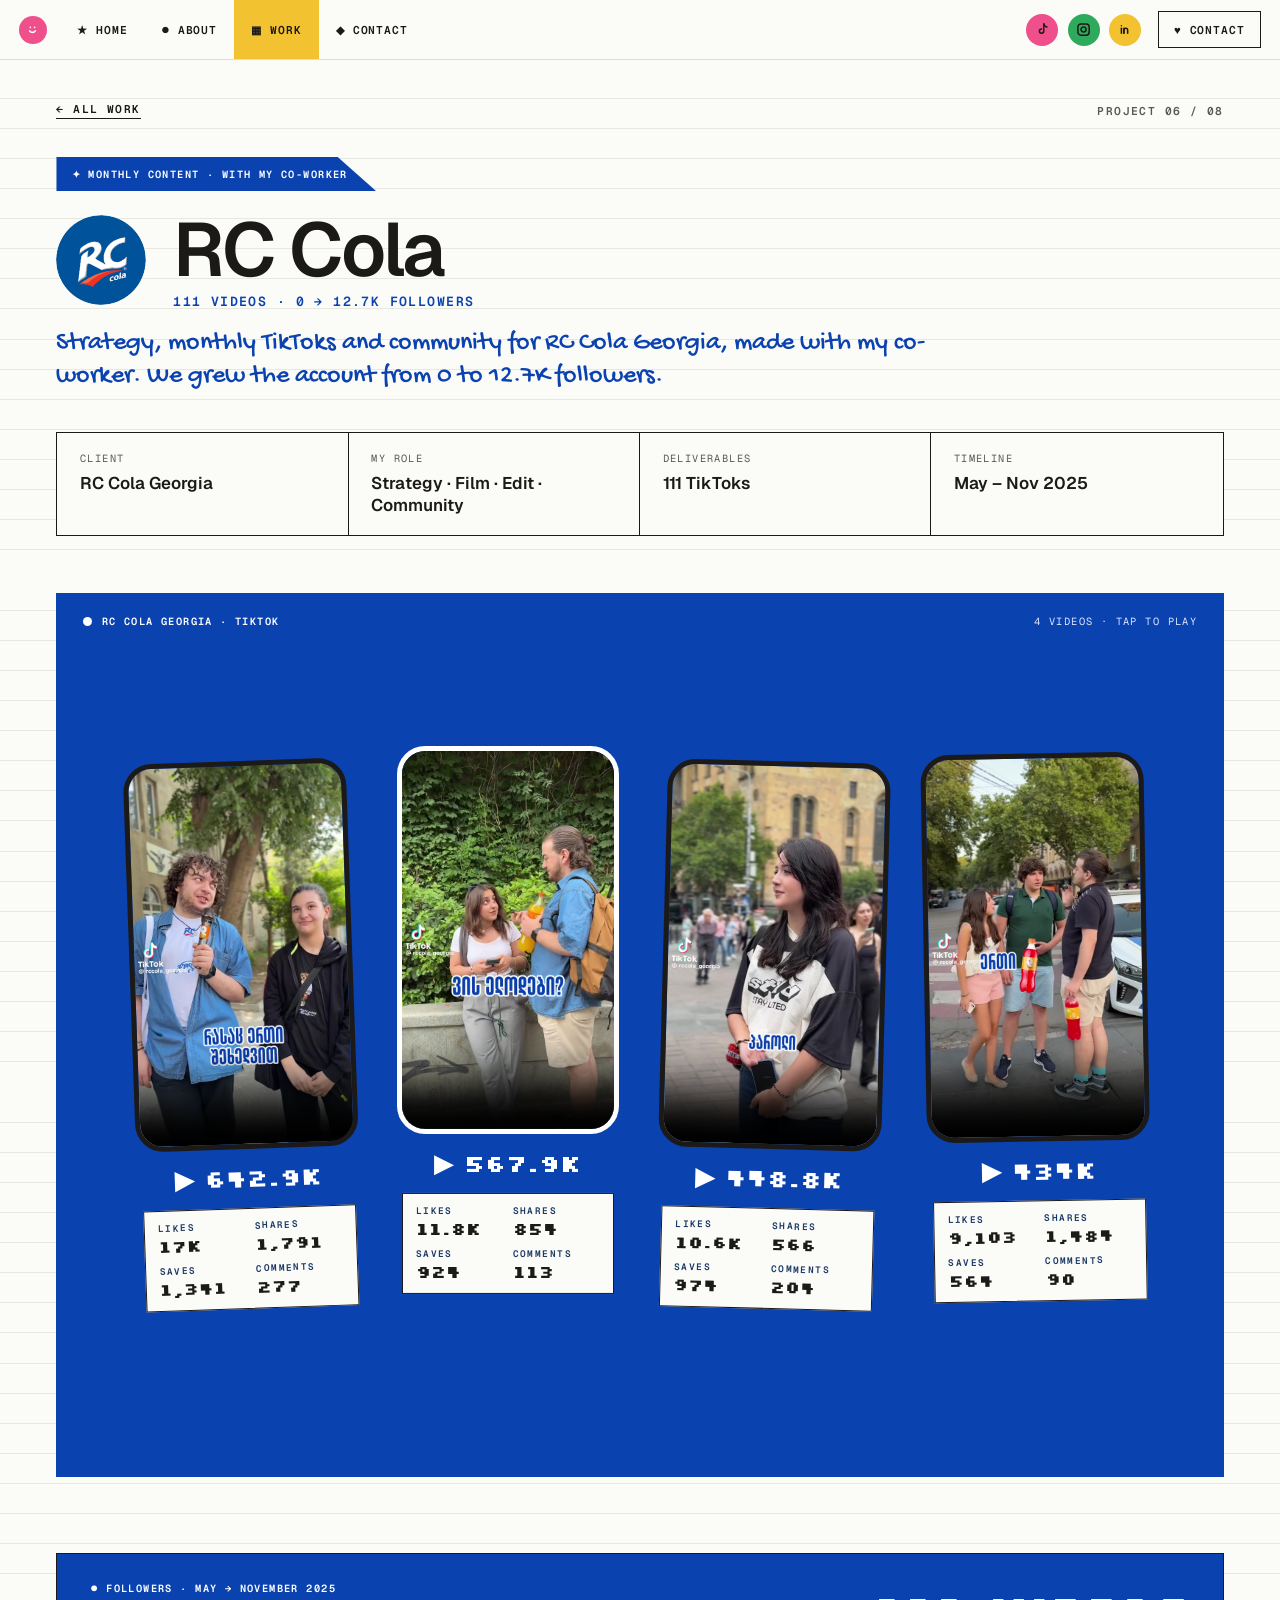
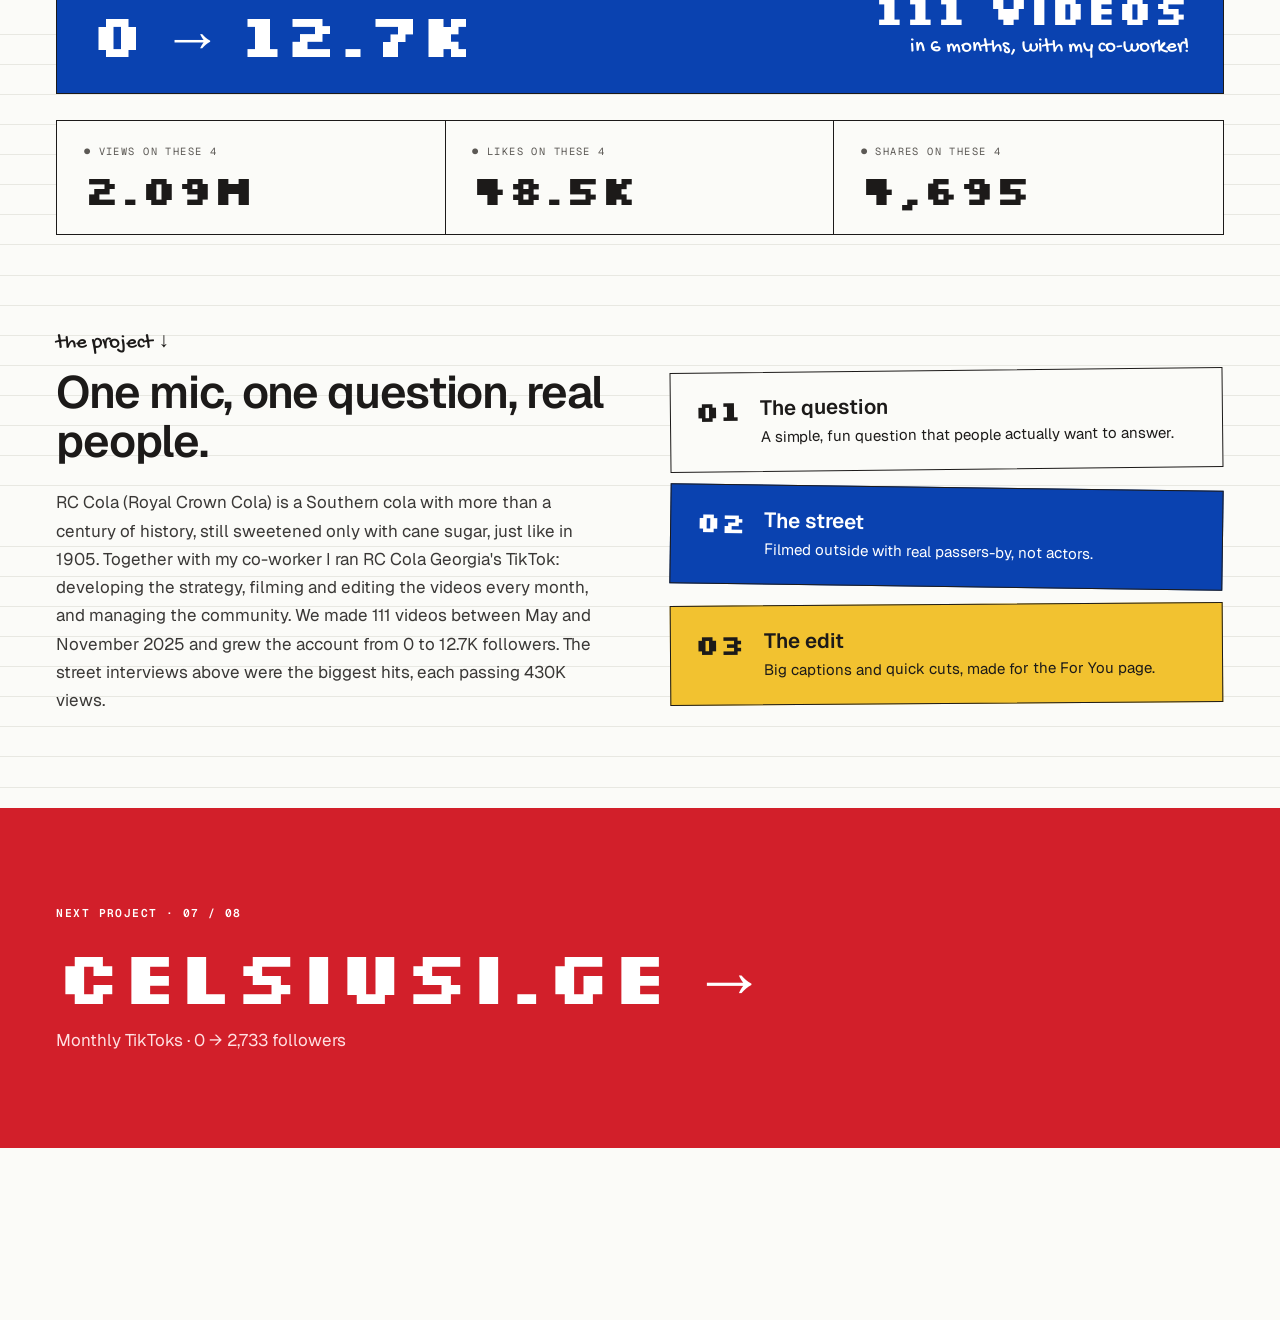
<file: Project06.html>
<!doctype html>
<html lang="en">
<head>
<meta charset="utf-8">
<meta name="viewport" content="width=device-width, initial-scale=1">
<title>RC Cola — Case Study</title>
<meta name="description" content="Irakli Jashi, TikTok content creator in Tbilisi. Scripting, filming and editing TikToks for brands.">
<meta property="og:title" content="RC Cola — Case Study">
<meta property="og:description" content="Irakli Jashi, TikTok content creator in Tbilisi. Scripting, filming and editing TikToks for brands.">
<meta property="og:image" content="assets/428924a46bc8e9712ab8777692a8602a.jpg">
<link rel="icon" href="assets/favicon.svg" type="image/svg+xml">
<link rel="stylesheet" href="https://fonts.googleapis.com/css2?family=Silkscreen:wght@400;700&amp;family=Gochi+Hand&amp;family=Geist:wght@400;500;600;700&amp;family=Geist+Mono:wght@400;500;600&amp;display=swap">
<style>
body{margin:0;font-family:'Geist',sans-serif;color:#1c1a19;background:#8d8d8d}
a{color:#1c1a19;text-decoration:none}a:hover{color:#ec6a3c}
html{scroll-behavior:smooth}
.lift{transition:transform .35s cubic-bezier(.2,.8,.2,1)}
.lift:hover{transform:translateY(-8px) rotate(0deg)!important}
.wob{transition:transform .2s}
.wob:hover{transform:rotate(-3deg) scale(1.05)}
</style>
<style>html,body{background:#fbfbf8;overflow-x:hidden}#top{margin:0 auto;background:none!important}</style>
<link rel="stylesheet" href="assets/mobile.css">
<script>function fit(){var w=window.innerWidth;document.documentElement.style.zoom=w<=820?1:w/1360}fit();addEventListener('resize',fit)</script>
</head>
<body class="page-project">
<div id="top" style="width: 1360px; height: 2920px; box-sizing: border-box; padding: 0; display: flex; background-color: #8d8d8d; background-image: linear-gradient(rgba(255,255,255,0.35) 2px, transparent 2px), linear-gradient(90deg, rgba(255,255,255,0.35) 2px, transparent 2px); background-size: 56px 56px; font-family: 'Geist', sans-serif">
<div style="flex-grow: 1; display: flex; flex-direction: column; background-color: #fbfbf8; background-image: repeating-linear-gradient(0deg, transparent 0px, transparent 31px, #e8e8e2 31px, #e8e8e2 32px); overflow: hidden">

<!-- NAV -->
<nav aria-label="Main" style="height: 64px; flex-shrink: 0; box-sizing: border-box; padding: 0 20px; display: flex; align-items: center; justify-content: space-between; background: #fbfbf8; border-bottom: 1px solid #deded7">
<div style="display: flex; align-items: center; height: 100%">
<a href="index.html" aria-label="Home" style="width: 30px; height: 30px; border-radius: 50%; background: #ef4f8a; display: flex; align-items: center; justify-content: center; margin-right: 14px">
<svg width="18" height="18" viewBox="0 0 24 24" fill="none" stroke="#ffffff" stroke-width="2.4" stroke-linecap="round"><path d="M8 14c1 1.5 2.4 2.2 4 2.2s3-.7 4-2.2"></path><path d="M9 9v.01"></path><path d="M15 9v.01"></path></svg>
</a>
<a href="index.html" style="height: 100%; display: flex; align-items: center; padding: 0 18px; font-family: 'Geist Mono', monospace; font-size: 12px; font-weight: 600; letter-spacing: 1px">★ HOME</a>
<a href="About.html" style="height: 100%; display: flex; align-items: center; padding: 0 18px; font-family: 'Geist Mono', monospace; font-size: 12px; font-weight: 600; letter-spacing: 1px">● ABOUT</a>
<a href="Work.html" style="height: 100%; display: flex; align-items: center; padding: 0 18px; background: #f2c230; font-family: 'Geist Mono', monospace; font-size: 12px; font-weight: 600; letter-spacing: 1px">▦ WORK</a>
<a href="Contact.html" style="height: 100%; display: flex; align-items: center; padding: 0 18px; font-family: 'Geist Mono', monospace; font-size: 12px; font-weight: 600; letter-spacing: 1px">◆ CONTACT</a>
</div>
<div style="display: flex; align-items: center; gap: 10px">
<a class="wob" href="https://www.tiktok.com/@patrickhavingfun" aria-label="TikTok" style="width: 34px; height: 34px; border-radius: 50%; background: #ef4f8a; display: flex; align-items: center; justify-content: center; color: #1c1a19"><svg width="16" height="16" viewBox="0 0 24 24" fill="none" stroke="currentColor" stroke-width="2.4" stroke-linecap="round" stroke-linejoin="round"><path d="M14 3v11.5a3.5 3.5 0 1 1-3.5-3.5"></path><path d="M14 3c.5 2.8 2.4 4.6 5 5"></path></svg></a>
<a class="wob" href="https://www.instagram.com/__patrickkk__/" aria-label="Instagram" style="width: 34px; height: 34px; border-radius: 50%; background: #2eaa5c; display: flex; align-items: center; justify-content: center; color: #1c1a19"><svg width="16" height="16" viewBox="0 0 24 24" fill="none" stroke="currentColor" stroke-width="2.4" stroke-linecap="round" stroke-linejoin="round"><rect x="3" y="3" width="18" height="18" rx="5"></rect><circle cx="12" cy="12" r="4"></circle></svg></a>
<a class="wob" href="https://www.linkedin.com/in/irakli-jashi-490ba789/" aria-label="LinkedIn" style="width: 34px; height: 34px; border-radius: 50%; background: #f2c230; display: flex; align-items: center; justify-content: center; color: #1c1a19"><svg width="16" height="16" viewBox="0 0 24 24" fill="none" stroke="currentColor" stroke-width="2.4" stroke-linecap="round" stroke-linejoin="round"><path d="M7 10v8"></path><path d="M7 6v.01"></path><path d="M11 18v-5a3 3 0 0 1 6 0v5"></path><path d="M11 10v8"></path></svg></a>
<a href="Contact.html" style="margin-left: 8px; height: 38px; padding: 0 16px; border: 1.5px solid #1c1a19; display: flex; align-items: center; gap: 8px; font-family: 'Geist Mono', monospace; font-size: 12px; font-weight: 600; letter-spacing: 1px">♥ CONTACT</a>
</div>
</nav>

<!-- HEADER -->
<section style="padding: 44px 60px 0; display: flex; flex-direction: column">
<div style="display: flex; justify-content: space-between; align-items: center; font-family: 'Geist Mono', monospace; font-size: 12px; font-weight: 600; letter-spacing: 1.5px">
<a href="Work.html" style="border-bottom: 1.5px solid #1c1a19; padding-bottom: 3px">← ALL WORK</a>
<span style="color: #5c5955">PROJECT 06 / 08</span>
</div>
<span style="margin-top: 40px; align-self: flex-start; height: 36px; padding: 0 30px 0 16px; background: #0a42b0; color: #ffffff; display: flex; align-items: center; font-family: 'Geist Mono', monospace; font-size: 11px; font-weight: 600; letter-spacing: 1.5px; clip-path: polygon(0 0, 88% 0, 100% 100%, 0 100%)">✦ MONTHLY CONTENT · WITH MY CO-WORKER</span>
<div style="margin-top: 20px; display: flex; align-items: center; gap: 28px">
<img src="assets/94bb33407940696da68f5b58d2dd20be.png" alt="RC Cola logo" style="width: 96px; height: 96px; border-radius: 50%; display: block; transform: rotate(-6deg)">
<div style="display: flex; flex-direction: column; gap: 4px">
<h1 style="margin: 0; font-size: 80px; line-height: 84px; font-weight: 600; letter-spacing: -2.8px">RC Cola</h1>
<span style="font-family: 'Geist Mono', monospace; font-size: 14px; font-weight: 600; letter-spacing: 1.5px; color: #0a42b0">111 VIDEOS · 0 → 12.7K FOLLOWERS</span>
</div>
</div>
<p style="margin: 18px 0 0; font-family: 'Gochi Hand', cursive; font-size: 28px; line-height: 36px; color: #0a42b0; max-width: 980px">Strategy, monthly TikToks and community for RC Cola Georgia, made with my co-worker. We grew the account from 0 to 12.7K followers.</p>
<div style="margin-top: 40px; display: grid; grid-template-columns: repeat(4, minmax(0, 1fr)); border: 1.5px solid #1c1a19; background: #fbfbf8">
<div style="padding: 20px 24px; border-right: 1.5px solid #1c1a19; display: flex; flex-direction: column; gap: 8px"><span style="font-family: 'Geist Mono', monospace; font-size: 11px; letter-spacing: 1.5px; color: #5c5955">CLIENT</span><span style="font-size: 18px; font-weight: 600">RC Cola Georgia</span></div>
<div style="padding: 20px 24px; border-right: 1.5px solid #1c1a19; display: flex; flex-direction: column; gap: 8px"><span style="font-family: 'Geist Mono', monospace; font-size: 11px; letter-spacing: 1.5px; color: #5c5955">MY ROLE</span><span style="font-size: 18px; font-weight: 600">Strategy · Film · Edit · Community</span></div>
<div style="padding: 20px 24px; border-right: 1.5px solid #1c1a19; display: flex; flex-direction: column; gap: 8px"><span style="font-family: 'Geist Mono', monospace; font-size: 11px; letter-spacing: 1.5px; color: #5c5955">DELIVERABLES</span><span style="font-size: 18px; font-weight: 600">111 TikToks</span></div>
<div style="padding: 20px 24px; display: flex; flex-direction: column; gap: 8px"><span style="font-family: 'Geist Mono', monospace; font-size: 11px; letter-spacing: 1.5px; color: #5c5955">TIMELINE</span><span style="font-size: 18px; font-weight: 600">May – Nov 2025</span></div>
</div>
</section>

<!-- STREET / VIDEOS -->
<section style="margin: 60px 60px 0; height: 940px; background: #0a42b0; display: flex; flex-direction: column; justify-content: center; position: relative">
<div style="position: absolute; left: 28px; right: 28px; top: 24px; display: flex; justify-content: space-between; align-items: center">
<span style="display: flex; align-items: center; gap: 10px; font-family: 'Geist Mono', monospace; font-size: 11px; font-weight: 600; letter-spacing: 1.5px; color: #ffffff"><span style="width: 10px; height: 10px; border-radius: 50%; background: #ffffff"></span>RC COLA GEORGIA · TIKTOK</span>
<span style="font-family: 'Geist Mono', monospace; font-size: 11px; letter-spacing: 1.5px; color: #dbe5ff">4 VIDEOS · TAP TO PLAY</span>
</div>
<div style="display: flex; align-items: center; justify-content: center; gap: 44px">
<div class="lift" style="display: flex; flex-direction: column; align-items: center; gap: 18px; transform: rotate(-2deg)">
<div style="width: 226px; height: 402px; border-radius: 30px; border: 6px solid #1c1a19; background: #000000; overflow: hidden">
<video src="assets/37f8689e10593d17599d799c0848f81f.mp4" poster="assets/4e72e6d734a004598579118f5889c63a.jpg" controls="" playsinline="" preload="metadata" aria-label="RC Cola TikTok 01" style="width: 100%; height: 100%; object-fit: cover; display: block; background: #000000"></video>
</div>
<span style="font-family: 'Silkscreen', monospace; font-size: 26px; font-weight: 700; line-height: 26px; color: #ffffff">▶ 642.9K</span>
<div style="width: 226px; box-sizing: border-box; padding: 12px 14px; background: #fbfbf8; border: 1.5px solid #1c1a19; display: grid; grid-template-columns: repeat(2, minmax(0, 1fr)); row-gap: 10px; column-gap: 10px"><div style="display: flex; flex-direction: column; gap: 3px"><span style="font-family: 'Geist Mono', monospace; font-size: 10px; font-weight: 600; letter-spacing: 1.5px; color: #1c3a66">LIKES</span><span style="font-family: 'Silkscreen', monospace; font-weight: 700; font-size: 18px; line-height: 20px; color: #1c1a19">17K</span></div><div style="display: flex; flex-direction: column; gap: 3px"><span style="font-family: 'Geist Mono', monospace; font-size: 10px; font-weight: 600; letter-spacing: 1.5px; color: #1c3a66">SHARES</span><span style="font-family: 'Silkscreen', monospace; font-weight: 700; font-size: 18px; line-height: 20px; color: #1c1a19">1,791</span></div><div style="display: flex; flex-direction: column; gap: 3px"><span style="font-family: 'Geist Mono', monospace; font-size: 10px; font-weight: 600; letter-spacing: 1.5px; color: #1c3a66">SAVES</span><span style="font-family: 'Silkscreen', monospace; font-weight: 700; font-size: 18px; line-height: 20px; color: #1c1a19">1,341</span></div><div style="display: flex; flex-direction: column; gap: 3px"><span style="font-family: 'Geist Mono', monospace; font-size: 10px; font-weight: 600; letter-spacing: 1.5px; color: #1c3a66">COMMENTS</span><span style="font-family: 'Silkscreen', monospace; font-weight: 700; font-size: 18px; line-height: 20px; color: #1c1a19">277</span></div></div>
</div>
<div class="lift" style="display: flex; flex-direction: column; align-items: center; gap: 18px; transform: translateY(-16px)">
<div style="width: 226px; height: 402px; border-radius: 30px; border: 6px solid #ffffff; background: #000000; overflow: hidden">
<video src="assets/3fd79f72de70c1cdb43fa736189d5409.mp4" poster="assets/80cb717c8897ef9b449ff8fe45ee2e7b.jpg" controls="" playsinline="" preload="metadata" aria-label="RC Cola TikTok 02" style="width: 100%; height: 100%; object-fit: cover; display: block; background: #000000"></video>
</div>
<span style="font-family: 'Silkscreen', monospace; font-size: 26px; font-weight: 700; line-height: 26px; color: #ffffff">▶ 567.9K</span>
<div style="width: 226px; box-sizing: border-box; padding: 12px 14px; background: #fbfbf8; border: 1.5px solid #1c1a19; display: grid; grid-template-columns: repeat(2, minmax(0, 1fr)); row-gap: 10px; column-gap: 10px"><div style="display: flex; flex-direction: column; gap: 3px"><span style="font-family: 'Geist Mono', monospace; font-size: 10px; font-weight: 600; letter-spacing: 1.5px; color: #1c3a66">LIKES</span><span style="font-family: 'Silkscreen', monospace; font-weight: 700; font-size: 18px; line-height: 20px; color: #1c1a19">11.8K</span></div><div style="display: flex; flex-direction: column; gap: 3px"><span style="font-family: 'Geist Mono', monospace; font-size: 10px; font-weight: 600; letter-spacing: 1.5px; color: #1c3a66">SHARES</span><span style="font-family: 'Silkscreen', monospace; font-weight: 700; font-size: 18px; line-height: 20px; color: #1c1a19">854</span></div><div style="display: flex; flex-direction: column; gap: 3px"><span style="font-family: 'Geist Mono', monospace; font-size: 10px; font-weight: 600; letter-spacing: 1.5px; color: #1c3a66">SAVES</span><span style="font-family: 'Silkscreen', monospace; font-weight: 700; font-size: 18px; line-height: 20px; color: #1c1a19">924</span></div><div style="display: flex; flex-direction: column; gap: 3px"><span style="font-family: 'Geist Mono', monospace; font-size: 10px; font-weight: 600; letter-spacing: 1.5px; color: #1c3a66">COMMENTS</span><span style="font-family: 'Silkscreen', monospace; font-weight: 700; font-size: 18px; line-height: 20px; color: #1c1a19">113</span></div></div>
</div>
<div class="lift" style="display: flex; flex-direction: column; align-items: center; gap: 18px; transform: rotate(1.5deg)">
<div style="width: 226px; height: 402px; border-radius: 30px; border: 6px solid #1c1a19; background: #000000; overflow: hidden">
<video src="assets/62ba652a92a9083faa823c1611716fd2.mp4" poster="assets/22e3eca49444e04182f5b2c67de9b6c7.jpg" controls="" playsinline="" preload="metadata" aria-label="RC Cola TikTok 03" style="width: 100%; height: 100%; object-fit: cover; display: block; background: #000000"></video>
</div>
<span style="font-family: 'Silkscreen', monospace; font-size: 26px; font-weight: 700; line-height: 26px; color: #ffffff">▶ 448.8K</span>
<div style="width: 226px; box-sizing: border-box; padding: 12px 14px; background: #fbfbf8; border: 1.5px solid #1c1a19; display: grid; grid-template-columns: repeat(2, minmax(0, 1fr)); row-gap: 10px; column-gap: 10px"><div style="display: flex; flex-direction: column; gap: 3px"><span style="font-family: 'Geist Mono', monospace; font-size: 10px; font-weight: 600; letter-spacing: 1.5px; color: #1c3a66">LIKES</span><span style="font-family: 'Silkscreen', monospace; font-weight: 700; font-size: 18px; line-height: 20px; color: #1c1a19">10.6K</span></div><div style="display: flex; flex-direction: column; gap: 3px"><span style="font-family: 'Geist Mono', monospace; font-size: 10px; font-weight: 600; letter-spacing: 1.5px; color: #1c3a66">SHARES</span><span style="font-family: 'Silkscreen', monospace; font-weight: 700; font-size: 18px; line-height: 20px; color: #1c1a19">566</span></div><div style="display: flex; flex-direction: column; gap: 3px"><span style="font-family: 'Geist Mono', monospace; font-size: 10px; font-weight: 600; letter-spacing: 1.5px; color: #1c3a66">SAVES</span><span style="font-family: 'Silkscreen', monospace; font-weight: 700; font-size: 18px; line-height: 20px; color: #1c1a19">974</span></div><div style="display: flex; flex-direction: column; gap: 3px"><span style="font-family: 'Geist Mono', monospace; font-size: 10px; font-weight: 600; letter-spacing: 1.5px; color: #1c3a66">COMMENTS</span><span style="font-family: 'Silkscreen', monospace; font-weight: 700; font-size: 18px; line-height: 20px; color: #1c1a19">204</span></div></div>
</div>
<div class="lift" style="display: flex; flex-direction: column; align-items: center; gap: 18px; transform: translateY(-8px) rotate(-1deg)">
<div style="width: 226px; height: 402px; border-radius: 30px; border: 6px solid #1c1a19; background: #000000; overflow: hidden">
<video src="assets/f385d5946b3cb9c5b51fa41a501c74c8.mp4" poster="assets/bd7fae8e5da8abaab785bebd1e22c692.jpg" controls="" playsinline="" preload="metadata" aria-label="RC Cola TikTok 04" style="width: 100%; height: 100%; object-fit: cover; display: block; background: #000000"></video>
</div>
<span style="font-family: 'Silkscreen', monospace; font-size: 26px; font-weight: 700; line-height: 26px; color: #ffffff">▶ 434K</span>
<div style="width: 226px; box-sizing: border-box; padding: 12px 14px; background: #fbfbf8; border: 1.5px solid #1c1a19; display: grid; grid-template-columns: repeat(2, minmax(0, 1fr)); row-gap: 10px; column-gap: 10px"><div style="display: flex; flex-direction: column; gap: 3px"><span style="font-family: 'Geist Mono', monospace; font-size: 10px; font-weight: 600; letter-spacing: 1.5px; color: #1c3a66">LIKES</span><span style="font-family: 'Silkscreen', monospace; font-weight: 700; font-size: 18px; line-height: 20px; color: #1c1a19">9,103</span></div><div style="display: flex; flex-direction: column; gap: 3px"><span style="font-family: 'Geist Mono', monospace; font-size: 10px; font-weight: 600; letter-spacing: 1.5px; color: #1c3a66">SHARES</span><span style="font-family: 'Silkscreen', monospace; font-weight: 700; font-size: 18px; line-height: 20px; color: #1c1a19">1,484</span></div><div style="display: flex; flex-direction: column; gap: 3px"><span style="font-family: 'Geist Mono', monospace; font-size: 10px; font-weight: 600; letter-spacing: 1.5px; color: #1c3a66">SAVES</span><span style="font-family: 'Silkscreen', monospace; font-weight: 700; font-size: 18px; line-height: 20px; color: #1c1a19">564</span></div><div style="display: flex; flex-direction: column; gap: 3px"><span style="font-family: 'Geist Mono', monospace; font-size: 10px; font-weight: 600; letter-spacing: 1.5px; color: #1c3a66">COMMENTS</span><span style="font-family: 'Silkscreen', monospace; font-weight: 700; font-size: 18px; line-height: 20px; color: #1c1a19">90</span></div></div>
</div>
</div>
</section>

<!-- FACTS -->
<section style="padding: 80px 60px 0; display: flex; flex-direction: column; gap: 28px">
<div style="display: flex; align-items: center; justify-content: space-between; padding: 30px 36px; background: #0a42b0; color: #ffffff; border: 1.5px solid #1c1a19">
<div style="display: flex; flex-direction: column; gap: 10px">
<span style="font-family: 'Geist Mono', monospace; font-size: 11px; font-weight: 600; letter-spacing: 1.5px">● FOLLOWERS · MAY → NOVEMBER 2025</span>
<span style="font-family: 'Silkscreen', monospace; font-weight: 700; font-size: 64px; line-height: 64px">0 → 12.7K</span>
</div>
<div style="display: flex; flex-direction: column; align-items: flex-end; gap: 6px">
<span style="font-family: 'Silkscreen', monospace; font-weight: 700; font-size: 44px; line-height: 44px">111 VIDEOS</span>
<span style="font-family: 'Gochi Hand', cursive; font-size: 22px">in 6 months, with my co-worker!</span>
</div>
</div>
<div style="display: grid; grid-template-columns: repeat(3, minmax(0, 1fr)); border: 1.5px solid #1c1a19; background: #fbfbf8">
<div style="padding: 26px 28px; border-right: 1.5px solid #1c1a19; display: flex; flex-direction: column; gap: 10px"><span style="font-family: 'Geist Mono', monospace; font-size: 11px; letter-spacing: 1.5px; color: #5c5955">● VIEWS ON THESE 4</span><span style="font-family: 'Silkscreen', monospace; font-weight: 700; font-size: 44px; line-height: 44px">2.09M</span></div>
<div style="padding: 26px 28px; border-right: 1.5px solid #1c1a19; display: flex; flex-direction: column; gap: 10px"><span style="font-family: 'Geist Mono', monospace; font-size: 11px; letter-spacing: 1.5px; color: #5c5955">● LIKES ON THESE 4</span><span style="font-family: 'Silkscreen', monospace; font-weight: 700; font-size: 44px; line-height: 44px">48.5K</span></div>
<div style="padding: 26px 28px; display: flex; flex-direction: column; gap: 10px"><span style="font-family: 'Geist Mono', monospace; font-size: 11px; letter-spacing: 1.5px; color: #5c5955">● SHARES ON THESE 4</span><span style="font-family: 'Silkscreen', monospace; font-weight: 700; font-size: 44px; line-height: 44px">4,695</span></div>
</div>
</section>

<!-- THE PROJECT -->
<section style="padding: 100px 60px 0; display: grid; grid-template-columns: minmax(0, 1fr) minmax(0, 1fr); gap: 64px; align-items: start">
<div style="display: flex; flex-direction: column; gap: 14px">
<span style="font-family: 'Gochi Hand', cursive; font-size: 22px">the project ↓</span>
<h2 style="margin: 0; font-size: 48px; line-height: 52px; font-weight: 600; letter-spacing: -1.4px">One mic, one question, real people.</h2>
<p style="margin: 10px 0 0; font-size: 18px; line-height: 30px; color: #3a3836">RC Cola (Royal Crown Cola) is a Southern cola with more than a century of history, still sweetened only with cane sugar, just like in 1905. Together with my co-worker I ran RC Cola Georgia's TikTok: developing the strategy, filming and editing the videos every month, and managing the community. We made 111 videos between May and November 2025 and grew the account from 0 to 12.7K followers. The street interviews above were the biggest hits, each passing 430K views.</p>
</div>
<div style="display: flex; flex-direction: column; gap: 18px; padding-top: 44px">
<div style="padding: 24px 26px; background: #fbfbf8; color: #1c1a19; border: 1.5px solid #1c1a19; display: flex; gap: 20px; align-items: flex-start; transform: rotate(-0.6deg)">
<span style="font-family: 'Silkscreen', monospace; font-weight: 700; font-size: 30px; line-height: 30px">01</span>
<div style="display: flex; flex-direction: column; gap: 6px"><span style="font-size: 22px; line-height: 26px; font-weight: 600">The question</span><span style="font-size: 16px; line-height: 24px">A simple, fun question that people actually want to answer.</span></div>
</div>
<div style="padding: 24px 26px; background: #0a42b0; color: #ffffff; border: 1.5px solid #1c1a19; display: flex; gap: 20px; align-items: flex-start; transform: rotate(0.8deg)">
<span style="font-family: 'Silkscreen', monospace; font-weight: 700; font-size: 30px; line-height: 30px">02</span>
<div style="display: flex; flex-direction: column; gap: 6px"><span style="font-size: 22px; line-height: 26px; font-weight: 600">The street</span><span style="font-size: 16px; line-height: 24px">Filmed outside with real passers-by, not actors.</span></div>
</div>
<div style="padding: 24px 26px; background: #f2c230; color: #1c1a19; border: 1.5px solid #1c1a19; display: flex; gap: 20px; align-items: flex-start; transform: rotate(-0.4deg)">
<span style="font-family: 'Silkscreen', monospace; font-weight: 700; font-size: 30px; line-height: 30px">03</span>
<div style="display: flex; flex-direction: column; gap: 6px"><span style="font-size: 22px; line-height: 26px; font-weight: 600">The edit</span><span style="font-size: 16px; line-height: 24px">Big captions and quick cuts, made for the For You page.</span></div>
</div>
</div>
</section>

<!-- NEXT PROJECT -->
<a href="Project07.html" style="flex-grow: 1; margin-top: 100px; background: #d21f2a; color: #ffffff; display: flex; flex-direction: column; justify-content: center; padding: 60px; gap: 16px">
<span style="font-family: 'Geist Mono', monospace; font-size: 12px; font-weight: 600; letter-spacing: 1.5px">NEXT PROJECT · 07 / 08</span>
<span style="font-family: 'Silkscreen', monospace; font-weight: 700; font-size: 80px; line-height: 84px">CELSIUSI.GE →</span>
<span style="font-size: 18px; color: #ffe0e2">Monthly TikToks · 0 → 2,733 followers</span>
</a>

</div>
</div>
</body>
</html>
</file>
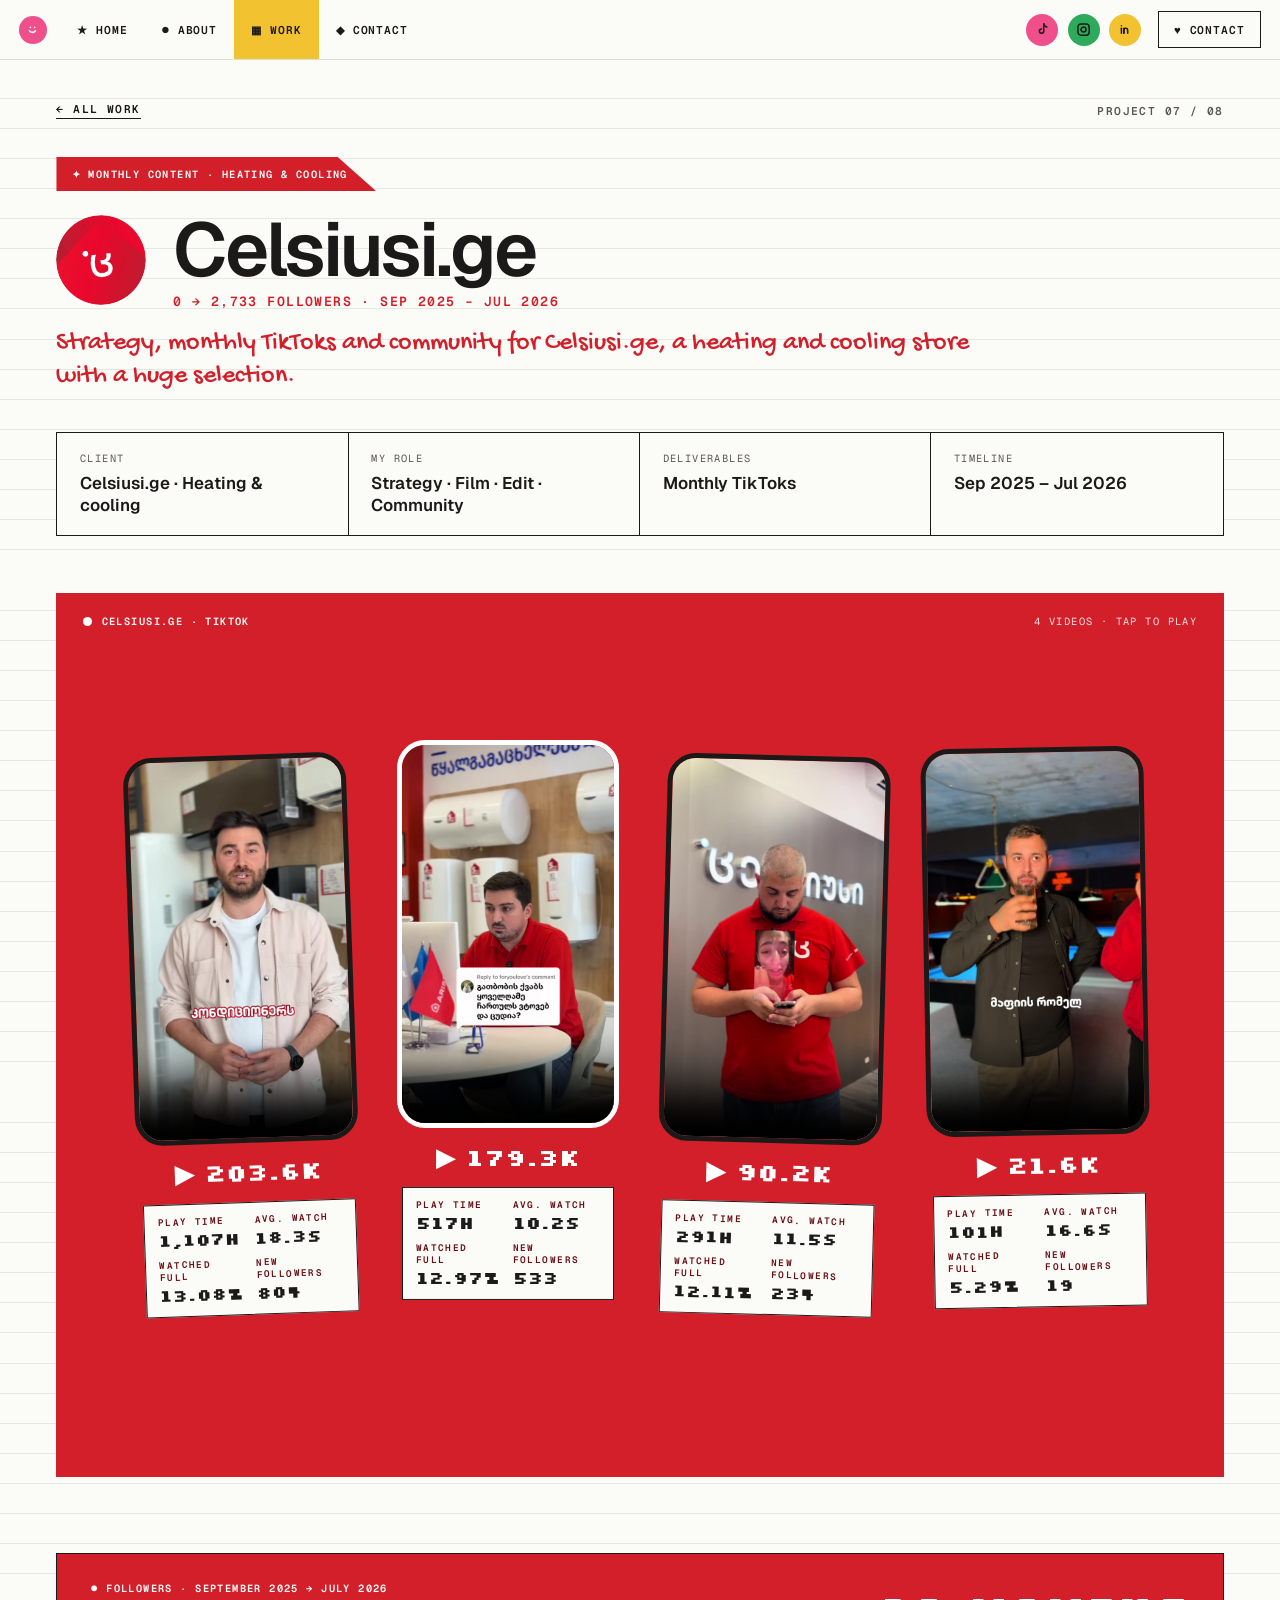
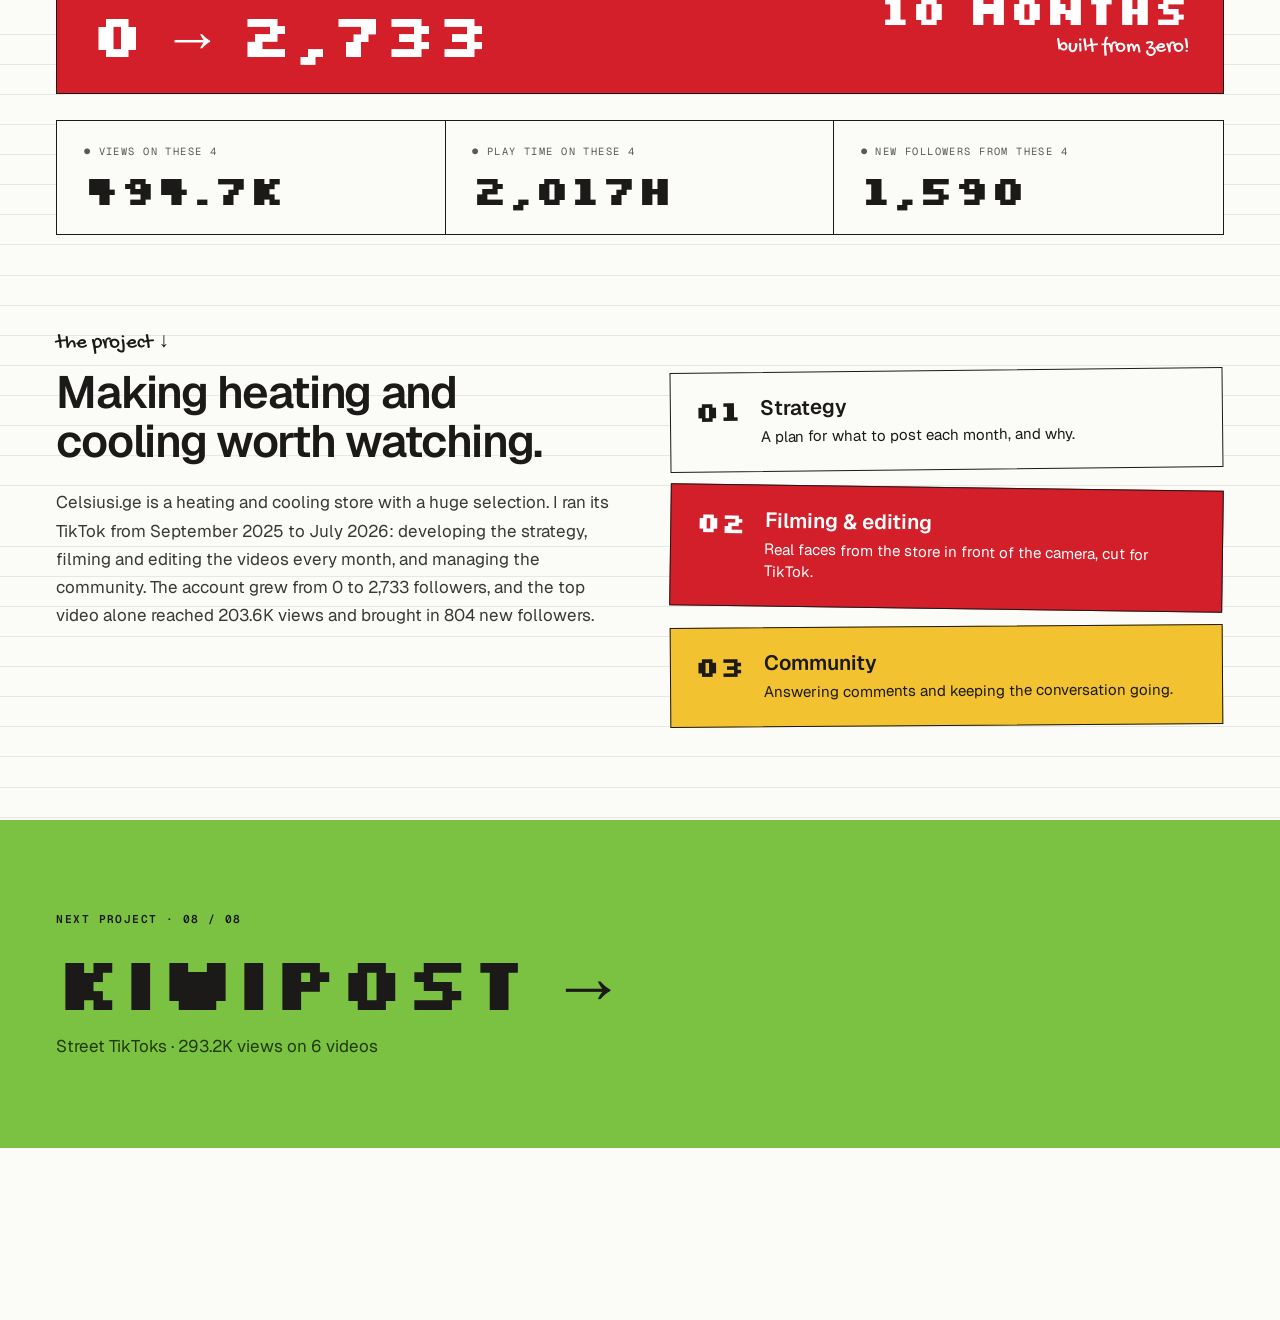
<file: Project07.html>
<!doctype html>
<html lang="en">
<head>
<meta charset="utf-8">
<meta name="viewport" content="width=device-width, initial-scale=1">
<title>Celsiusi.ge — Case Study</title>
<meta name="description" content="Irakli Jashi, TikTok content creator in Tbilisi. Scripting, filming and editing TikToks for brands.">
<meta property="og:title" content="Celsiusi.ge — Case Study">
<meta property="og:description" content="Irakli Jashi, TikTok content creator in Tbilisi. Scripting, filming and editing TikToks for brands.">
<meta property="og:image" content="assets/428924a46bc8e9712ab8777692a8602a.jpg">
<link rel="icon" href="assets/favicon.svg" type="image/svg+xml">
<link rel="stylesheet" href="https://fonts.googleapis.com/css2?family=Silkscreen:wght@400;700&amp;family=Gochi+Hand&amp;family=Geist:wght@400;500;600;700&amp;family=Geist+Mono:wght@400;500;600&amp;display=swap">
<style>
body{margin:0;font-family:'Geist',sans-serif;color:#1c1a19;background:#8d8d8d}
a{color:#1c1a19;text-decoration:none}a:hover{color:#ec6a3c}
html{scroll-behavior:smooth}
.lift{transition:transform .35s cubic-bezier(.2,.8,.2,1)}
.lift:hover{transform:translateY(-8px) rotate(0deg)!important}
.wob{transition:transform .2s}
.wob:hover{transform:rotate(-3deg) scale(1.05)}
</style>
<style>html,body{background:#fbfbf8;overflow-x:hidden}#top{margin:0 auto;background:none!important}</style>
<link rel="stylesheet" href="assets/mobile.css">
<script>function fit(){var w=window.innerWidth;document.documentElement.style.zoom=w<=820?1:w/1360}fit();addEventListener('resize',fit)</script>
</head>
<body class="page-project">
<div id="top" style="width: 1360px; height: 2920px; box-sizing: border-box; padding: 0; display: flex; background-color: #8d8d8d; background-image: linear-gradient(rgba(255,255,255,0.35) 2px, transparent 2px), linear-gradient(90deg, rgba(255,255,255,0.35) 2px, transparent 2px); background-size: 56px 56px; font-family: 'Geist', sans-serif">
<div style="flex-grow: 1; display: flex; flex-direction: column; background-color: #fbfbf8; background-image: repeating-linear-gradient(0deg, transparent 0px, transparent 31px, #e8e8e2 31px, #e8e8e2 32px); overflow: hidden">

<!-- NAV -->
<nav aria-label="Main" style="height: 64px; flex-shrink: 0; box-sizing: border-box; padding: 0 20px; display: flex; align-items: center; justify-content: space-between; background: #fbfbf8; border-bottom: 1px solid #deded7">
<div style="display: flex; align-items: center; height: 100%">
<a href="index.html" aria-label="Home" style="width: 30px; height: 30px; border-radius: 50%; background: #ef4f8a; display: flex; align-items: center; justify-content: center; margin-right: 14px">
<svg width="18" height="18" viewBox="0 0 24 24" fill="none" stroke="#ffffff" stroke-width="2.4" stroke-linecap="round"><path d="M8 14c1 1.5 2.4 2.2 4 2.2s3-.7 4-2.2"></path><path d="M9 9v.01"></path><path d="M15 9v.01"></path></svg>
</a>
<a href="index.html" style="height: 100%; display: flex; align-items: center; padding: 0 18px; font-family: 'Geist Mono', monospace; font-size: 12px; font-weight: 600; letter-spacing: 1px">★ HOME</a>
<a href="About.html" style="height: 100%; display: flex; align-items: center; padding: 0 18px; font-family: 'Geist Mono', monospace; font-size: 12px; font-weight: 600; letter-spacing: 1px">● ABOUT</a>
<a href="Work.html" style="height: 100%; display: flex; align-items: center; padding: 0 18px; background: #f2c230; font-family: 'Geist Mono', monospace; font-size: 12px; font-weight: 600; letter-spacing: 1px">▦ WORK</a>
<a href="Contact.html" style="height: 100%; display: flex; align-items: center; padding: 0 18px; font-family: 'Geist Mono', monospace; font-size: 12px; font-weight: 600; letter-spacing: 1px">◆ CONTACT</a>
</div>
<div style="display: flex; align-items: center; gap: 10px">
<a class="wob" href="https://www.tiktok.com/@patrickhavingfun" aria-label="TikTok" style="width: 34px; height: 34px; border-radius: 50%; background: #ef4f8a; display: flex; align-items: center; justify-content: center; color: #1c1a19"><svg width="16" height="16" viewBox="0 0 24 24" fill="none" stroke="currentColor" stroke-width="2.4" stroke-linecap="round" stroke-linejoin="round"><path d="M14 3v11.5a3.5 3.5 0 1 1-3.5-3.5"></path><path d="M14 3c.5 2.8 2.4 4.6 5 5"></path></svg></a>
<a class="wob" href="https://www.instagram.com/__patrickkk__/" aria-label="Instagram" style="width: 34px; height: 34px; border-radius: 50%; background: #2eaa5c; display: flex; align-items: center; justify-content: center; color: #1c1a19"><svg width="16" height="16" viewBox="0 0 24 24" fill="none" stroke="currentColor" stroke-width="2.4" stroke-linecap="round" stroke-linejoin="round"><rect x="3" y="3" width="18" height="18" rx="5"></rect><circle cx="12" cy="12" r="4"></circle></svg></a>
<a class="wob" href="https://www.linkedin.com/in/irakli-jashi-490ba789/" aria-label="LinkedIn" style="width: 34px; height: 34px; border-radius: 50%; background: #f2c230; display: flex; align-items: center; justify-content: center; color: #1c1a19"><svg width="16" height="16" viewBox="0 0 24 24" fill="none" stroke="currentColor" stroke-width="2.4" stroke-linecap="round" stroke-linejoin="round"><path d="M7 10v8"></path><path d="M7 6v.01"></path><path d="M11 18v-5a3 3 0 0 1 6 0v5"></path><path d="M11 10v8"></path></svg></a>
<a href="Contact.html" style="margin-left: 8px; height: 38px; padding: 0 16px; border: 1.5px solid #1c1a19; display: flex; align-items: center; gap: 8px; font-family: 'Geist Mono', monospace; font-size: 12px; font-weight: 600; letter-spacing: 1px">♥ CONTACT</a>
</div>
</nav>

<!-- HEADER -->
<section style="padding: 44px 60px 0; display: flex; flex-direction: column">
<div style="display: flex; justify-content: space-between; align-items: center; font-family: 'Geist Mono', monospace; font-size: 12px; font-weight: 600; letter-spacing: 1.5px">
<a href="Work.html" style="border-bottom: 1.5px solid #1c1a19; padding-bottom: 3px">← ALL WORK</a>
<span style="color: #5c5955">PROJECT 07 / 08</span>
</div>
<span style="margin-top: 40px; align-self: flex-start; height: 36px; padding: 0 30px 0 16px; background: #d21f2a; color: #ffffff; display: flex; align-items: center; font-family: 'Geist Mono', monospace; font-size: 11px; font-weight: 600; letter-spacing: 1.5px; clip-path: polygon(0 0, 88% 0, 100% 100%, 0 100%)">✦ MONTHLY CONTENT · HEATING &amp; COOLING</span>
<div style="margin-top: 20px; display: flex; align-items: center; gap: 28px">
<img src="assets/3e772aadbe5e9831eceec152dc5afee2.png" alt="Celsiusi.ge logo" style="width: 96px; height: 96px; border-radius: 50%; display: block; transform: rotate(-6deg)">
<div style="display: flex; flex-direction: column; gap: 4px">
<h1 style="margin: 0; font-size: 80px; line-height: 84px; font-weight: 600; letter-spacing: -2.8px">Celsiusi.ge</h1>
<span style="font-family: 'Geist Mono', monospace; font-size: 14px; font-weight: 600; letter-spacing: 1.5px; color: #d21f2a">0 → 2,733 FOLLOWERS · SEP 2025 – JUL 2026</span>
</div>
</div>
<p style="margin: 18px 0 0; font-family: 'Gochi Hand', cursive; font-size: 28px; line-height: 36px; color: #d21f2a; max-width: 980px">Strategy, monthly TikToks and community for Celsiusi.ge, a heating and cooling store with a huge selection.</p>
<div style="margin-top: 40px; display: grid; grid-template-columns: repeat(4, minmax(0, 1fr)); border: 1.5px solid #1c1a19; background: #fbfbf8">
<div style="padding: 20px 24px; border-right: 1.5px solid #1c1a19; display: flex; flex-direction: column; gap: 8px"><span style="font-family: 'Geist Mono', monospace; font-size: 11px; letter-spacing: 1.5px; color: #5c5955">CLIENT</span><span style="font-size: 18px; font-weight: 600">Celsiusi.ge · Heating &amp; cooling</span></div>
<div style="padding: 20px 24px; border-right: 1.5px solid #1c1a19; display: flex; flex-direction: column; gap: 8px"><span style="font-family: 'Geist Mono', monospace; font-size: 11px; letter-spacing: 1.5px; color: #5c5955">MY ROLE</span><span style="font-size: 18px; font-weight: 600">Strategy · Film · Edit · Community</span></div>
<div style="padding: 20px 24px; border-right: 1.5px solid #1c1a19; display: flex; flex-direction: column; gap: 8px"><span style="font-family: 'Geist Mono', monospace; font-size: 11px; letter-spacing: 1.5px; color: #5c5955">DELIVERABLES</span><span style="font-size: 18px; font-weight: 600">Monthly TikToks</span></div>
<div style="padding: 20px 24px; display: flex; flex-direction: column; gap: 8px"><span style="font-family: 'Geist Mono', monospace; font-size: 11px; letter-spacing: 1.5px; color: #5c5955">TIMELINE</span><span style="font-size: 18px; font-weight: 600">Sep 2025 – Jul 2026</span></div>
</div>
</section>

<!-- STREET / VIDEOS -->
<section style="margin: 60px 60px 0; height: 940px; background: #d21f2a; display: flex; flex-direction: column; justify-content: center; position: relative">
<div style="position: absolute; left: 28px; right: 28px; top: 24px; display: flex; justify-content: space-between; align-items: center">
<span style="display: flex; align-items: center; gap: 10px; font-family: 'Geist Mono', monospace; font-size: 11px; font-weight: 600; letter-spacing: 1.5px; color: #ffffff"><span style="width: 10px; height: 10px; border-radius: 50%; background: #ffffff"></span>CELSIUSI.GE · TIKTOK</span>
<span style="font-family: 'Geist Mono', monospace; font-size: 11px; letter-spacing: 1.5px; color: #ffe0e2">4 VIDEOS · TAP TO PLAY</span>
</div>
<div style="display: flex; align-items: center; justify-content: center; gap: 44px">
<div class="lift" style="display: flex; flex-direction: column; align-items: center; gap: 18px; transform: rotate(-2deg)">
<div style="width: 226px; height: 402px; border-radius: 30px; border: 6px solid #1c1a19; background: #000000; overflow: hidden">
<video src="assets/9b21a081c26bc86485c77beeb9ec49ed.mp4" poster="assets/1e00c846ce32325647fb24b59115a592.jpg" controls="" playsinline="" preload="metadata" aria-label="Celsiusi.ge TikTok 01" style="width: 100%; height: 100%; object-fit: cover; display: block; background: #000000"></video>
</div>
<span style="font-family: 'Silkscreen', monospace; font-size: 26px; font-weight: 700; line-height: 26px; color: #ffffff">▶ 203.6K</span>
<div style="width: 226px; box-sizing: border-box; padding: 12px 14px; background: #fbfbf8; border: 1.5px solid #1c1a19; display: grid; grid-template-columns: repeat(2, minmax(0, 1fr)); row-gap: 10px; column-gap: 10px"><div style="display: flex; flex-direction: column; gap: 3px"><span style="font-family: 'Geist Mono', monospace; font-size: 10px; font-weight: 600; letter-spacing: 1.5px; color: #6b0f15">PLAY TIME</span><span style="font-family: 'Silkscreen', monospace; font-weight: 700; font-size: 18px; line-height: 20px; color: #1c1a19">1,107H</span></div><div style="display: flex; flex-direction: column; gap: 3px"><span style="font-family: 'Geist Mono', monospace; font-size: 10px; font-weight: 600; letter-spacing: 1.5px; color: #6b0f15">AVG. WATCH</span><span style="font-family: 'Silkscreen', monospace; font-weight: 700; font-size: 18px; line-height: 20px; color: #1c1a19">18.3S</span></div><div style="display: flex; flex-direction: column; gap: 3px"><span style="font-family: 'Geist Mono', monospace; font-size: 10px; font-weight: 600; letter-spacing: 1.5px; color: #6b0f15">WATCHED FULL</span><span style="font-family: 'Silkscreen', monospace; font-weight: 700; font-size: 18px; line-height: 20px; color: #1c1a19">13.08%</span></div><div style="display: flex; flex-direction: column; gap: 3px"><span style="font-family: 'Geist Mono', monospace; font-size: 10px; font-weight: 600; letter-spacing: 1.5px; color: #6b0f15">NEW FOLLOWERS</span><span style="font-family: 'Silkscreen', monospace; font-weight: 700; font-size: 18px; line-height: 20px; color: #1c1a19">804</span></div></div>
</div>
<div class="lift" style="display: flex; flex-direction: column; align-items: center; gap: 18px; transform: translateY(-16px)">
<div style="width: 226px; height: 402px; border-radius: 30px; border: 6px solid #ffffff; background: #000000; overflow: hidden">
<video src="assets/4436da4d982d7fd459fcae88963c0439.mp4" poster="assets/62320d22162a235af4d9f37114d7a5ee.jpg" controls="" playsinline="" preload="metadata" aria-label="Celsiusi.ge TikTok 02" style="width: 100%; height: 100%; object-fit: cover; display: block; background: #000000"></video>
</div>
<span style="font-family: 'Silkscreen', monospace; font-size: 26px; font-weight: 700; line-height: 26px; color: #ffffff">▶ 179.3K</span>
<div style="width: 226px; box-sizing: border-box; padding: 12px 14px; background: #fbfbf8; border: 1.5px solid #1c1a19; display: grid; grid-template-columns: repeat(2, minmax(0, 1fr)); row-gap: 10px; column-gap: 10px"><div style="display: flex; flex-direction: column; gap: 3px"><span style="font-family: 'Geist Mono', monospace; font-size: 10px; font-weight: 600; letter-spacing: 1.5px; color: #6b0f15">PLAY TIME</span><span style="font-family: 'Silkscreen', monospace; font-weight: 700; font-size: 18px; line-height: 20px; color: #1c1a19">517H</span></div><div style="display: flex; flex-direction: column; gap: 3px"><span style="font-family: 'Geist Mono', monospace; font-size: 10px; font-weight: 600; letter-spacing: 1.5px; color: #6b0f15">AVG. WATCH</span><span style="font-family: 'Silkscreen', monospace; font-weight: 700; font-size: 18px; line-height: 20px; color: #1c1a19">10.2S</span></div><div style="display: flex; flex-direction: column; gap: 3px"><span style="font-family: 'Geist Mono', monospace; font-size: 10px; font-weight: 600; letter-spacing: 1.5px; color: #6b0f15">WATCHED FULL</span><span style="font-family: 'Silkscreen', monospace; font-weight: 700; font-size: 18px; line-height: 20px; color: #1c1a19">12.97%</span></div><div style="display: flex; flex-direction: column; gap: 3px"><span style="font-family: 'Geist Mono', monospace; font-size: 10px; font-weight: 600; letter-spacing: 1.5px; color: #6b0f15">NEW FOLLOWERS</span><span style="font-family: 'Silkscreen', monospace; font-weight: 700; font-size: 18px; line-height: 20px; color: #1c1a19">533</span></div></div>
</div>
<div class="lift" style="display: flex; flex-direction: column; align-items: center; gap: 18px; transform: rotate(1.5deg)">
<div style="width: 226px; height: 402px; border-radius: 30px; border: 6px solid #1c1a19; background: #000000; overflow: hidden">
<video src="assets/ad6227fe955ce6e8b75d46c72caf5f56.mp4" poster="assets/acf642da46d0dae8f5c1368cd2d5924a.jpg" controls="" playsinline="" preload="metadata" aria-label="Celsiusi.ge TikTok 03" style="width: 100%; height: 100%; object-fit: cover; display: block; background: #000000"></video>
</div>
<span style="font-family: 'Silkscreen', monospace; font-size: 26px; font-weight: 700; line-height: 26px; color: #ffffff">▶ 90.2K</span>
<div style="width: 226px; box-sizing: border-box; padding: 12px 14px; background: #fbfbf8; border: 1.5px solid #1c1a19; display: grid; grid-template-columns: repeat(2, minmax(0, 1fr)); row-gap: 10px; column-gap: 10px"><div style="display: flex; flex-direction: column; gap: 3px"><span style="font-family: 'Geist Mono', monospace; font-size: 10px; font-weight: 600; letter-spacing: 1.5px; color: #6b0f15">PLAY TIME</span><span style="font-family: 'Silkscreen', monospace; font-weight: 700; font-size: 18px; line-height: 20px; color: #1c1a19">291H</span></div><div style="display: flex; flex-direction: column; gap: 3px"><span style="font-family: 'Geist Mono', monospace; font-size: 10px; font-weight: 600; letter-spacing: 1.5px; color: #6b0f15">AVG. WATCH</span><span style="font-family: 'Silkscreen', monospace; font-weight: 700; font-size: 18px; line-height: 20px; color: #1c1a19">11.5S</span></div><div style="display: flex; flex-direction: column; gap: 3px"><span style="font-family: 'Geist Mono', monospace; font-size: 10px; font-weight: 600; letter-spacing: 1.5px; color: #6b0f15">WATCHED FULL</span><span style="font-family: 'Silkscreen', monospace; font-weight: 700; font-size: 18px; line-height: 20px; color: #1c1a19">12.11%</span></div><div style="display: flex; flex-direction: column; gap: 3px"><span style="font-family: 'Geist Mono', monospace; font-size: 10px; font-weight: 600; letter-spacing: 1.5px; color: #6b0f15">NEW FOLLOWERS</span><span style="font-family: 'Silkscreen', monospace; font-weight: 700; font-size: 18px; line-height: 20px; color: #1c1a19">234</span></div></div>
</div>
<div class="lift" style="display: flex; flex-direction: column; align-items: center; gap: 18px; transform: translateY(-8px) rotate(-1deg)">
<div style="width: 226px; height: 402px; border-radius: 30px; border: 6px solid #1c1a19; background: #000000; overflow: hidden">
<video src="assets/2a94b659231c86329dac6db90086acb8.mp4" poster="assets/94547d717c81bba5716591427c19e16d.jpg" controls="" playsinline="" preload="metadata" aria-label="Celsiusi.ge TikTok 04" style="width: 100%; height: 100%; object-fit: cover; display: block; background: #000000"></video>
</div>
<span style="font-family: 'Silkscreen', monospace; font-size: 26px; font-weight: 700; line-height: 26px; color: #ffffff">▶ 21.6K</span>
<div style="width: 226px; box-sizing: border-box; padding: 12px 14px; background: #fbfbf8; border: 1.5px solid #1c1a19; display: grid; grid-template-columns: repeat(2, minmax(0, 1fr)); row-gap: 10px; column-gap: 10px"><div style="display: flex; flex-direction: column; gap: 3px"><span style="font-family: 'Geist Mono', monospace; font-size: 10px; font-weight: 600; letter-spacing: 1.5px; color: #6b0f15">PLAY TIME</span><span style="font-family: 'Silkscreen', monospace; font-weight: 700; font-size: 18px; line-height: 20px; color: #1c1a19">101H</span></div><div style="display: flex; flex-direction: column; gap: 3px"><span style="font-family: 'Geist Mono', monospace; font-size: 10px; font-weight: 600; letter-spacing: 1.5px; color: #6b0f15">AVG. WATCH</span><span style="font-family: 'Silkscreen', monospace; font-weight: 700; font-size: 18px; line-height: 20px; color: #1c1a19">16.6S</span></div><div style="display: flex; flex-direction: column; gap: 3px"><span style="font-family: 'Geist Mono', monospace; font-size: 10px; font-weight: 600; letter-spacing: 1.5px; color: #6b0f15">WATCHED FULL</span><span style="font-family: 'Silkscreen', monospace; font-weight: 700; font-size: 18px; line-height: 20px; color: #1c1a19">5.29%</span></div><div style="display: flex; flex-direction: column; gap: 3px"><span style="font-family: 'Geist Mono', monospace; font-size: 10px; font-weight: 600; letter-spacing: 1.5px; color: #6b0f15">NEW FOLLOWERS</span><span style="font-family: 'Silkscreen', monospace; font-weight: 700; font-size: 18px; line-height: 20px; color: #1c1a19">19</span></div></div>
</div>
</div>
</section>

<!-- FACTS -->
<section style="padding: 80px 60px 0; display: flex; flex-direction: column; gap: 28px">
<div style="display: flex; align-items: center; justify-content: space-between; padding: 30px 36px; background: #d21f2a; color: #ffffff; border: 1.5px solid #1c1a19">
<div style="display: flex; flex-direction: column; gap: 10px">
<span style="font-family: 'Geist Mono', monospace; font-size: 11px; font-weight: 600; letter-spacing: 1.5px">● FOLLOWERS · SEPTEMBER 2025 → JULY 2026</span>
<span style="font-family: 'Silkscreen', monospace; font-weight: 700; font-size: 64px; line-height: 64px">0 → 2,733</span>
</div>
<div style="display: flex; flex-direction: column; align-items: flex-end; gap: 6px">
<span style="font-family: 'Silkscreen', monospace; font-weight: 700; font-size: 44px; line-height: 44px">10 MONTHS</span>
<span style="font-family: 'Gochi Hand', cursive; font-size: 22px">built from zero!</span>
</div>
</div>
<div style="display: grid; grid-template-columns: repeat(3, minmax(0, 1fr)); border: 1.5px solid #1c1a19; background: #fbfbf8">
<div style="padding: 26px 28px; border-right: 1.5px solid #1c1a19; display: flex; flex-direction: column; gap: 10px"><span style="font-family: 'Geist Mono', monospace; font-size: 11px; letter-spacing: 1.5px; color: #5c5955">● VIEWS ON THESE 4</span><span style="font-family: 'Silkscreen', monospace; font-weight: 700; font-size: 44px; line-height: 44px">494.7K</span></div>
<div style="padding: 26px 28px; border-right: 1.5px solid #1c1a19; display: flex; flex-direction: column; gap: 10px"><span style="font-family: 'Geist Mono', monospace; font-size: 11px; letter-spacing: 1.5px; color: #5c5955">● PLAY TIME ON THESE 4</span><span style="font-family: 'Silkscreen', monospace; font-weight: 700; font-size: 44px; line-height: 44px">2,017H</span></div>
<div style="padding: 26px 28px; display: flex; flex-direction: column; gap: 10px"><span style="font-family: 'Geist Mono', monospace; font-size: 11px; letter-spacing: 1.5px; color: #5c5955">● NEW FOLLOWERS FROM THESE 4</span><span style="font-family: 'Silkscreen', monospace; font-weight: 700; font-size: 44px; line-height: 44px">1,590</span></div>
</div>
</section>

<!-- THE PROJECT -->
<section style="padding: 100px 60px 0; display: grid; grid-template-columns: minmax(0, 1fr) minmax(0, 1fr); gap: 64px; align-items: start">
<div style="display: flex; flex-direction: column; gap: 14px">
<span style="font-family: 'Gochi Hand', cursive; font-size: 22px">the project ↓</span>
<h2 style="margin: 0; font-size: 48px; line-height: 52px; font-weight: 600; letter-spacing: -1.4px">Making heating and cooling worth watching.</h2>
<p style="margin: 10px 0 0; font-size: 18px; line-height: 30px; color: #3a3836">Celsiusi.ge is a heating and cooling store with a huge selection. I ran its TikTok from September 2025 to July 2026: developing the strategy, filming and editing the videos every month, and managing the community. The account grew from 0 to 2,733 followers, and the top video alone reached 203.6K views and brought in 804 new followers.</p>
</div>
<div style="display: flex; flex-direction: column; gap: 18px; padding-top: 44px">
<div style="padding: 24px 26px; background: #fbfbf8; color: #1c1a19; border: 1.5px solid #1c1a19; display: flex; gap: 20px; align-items: flex-start; transform: rotate(-0.6deg)">
<span style="font-family: 'Silkscreen', monospace; font-weight: 700; font-size: 30px; line-height: 30px">01</span>
<div style="display: flex; flex-direction: column; gap: 6px"><span style="font-size: 22px; line-height: 26px; font-weight: 600">Strategy</span><span style="font-size: 16px; line-height: 24px">A plan for what to post each month, and why.</span></div>
</div>
<div style="padding: 24px 26px; background: #d21f2a; color: #ffffff; border: 1.5px solid #1c1a19; display: flex; gap: 20px; align-items: flex-start; transform: rotate(0.8deg)">
<span style="font-family: 'Silkscreen', monospace; font-weight: 700; font-size: 30px; line-height: 30px">02</span>
<div style="display: flex; flex-direction: column; gap: 6px"><span style="font-size: 22px; line-height: 26px; font-weight: 600">Filming &amp; editing</span><span style="font-size: 16px; line-height: 24px">Real faces from the store in front of the camera, cut for TikTok.</span></div>
</div>
<div style="padding: 24px 26px; background: #f2c230; color: #1c1a19; border: 1.5px solid #1c1a19; display: flex; gap: 20px; align-items: flex-start; transform: rotate(-0.4deg)">
<span style="font-family: 'Silkscreen', monospace; font-weight: 700; font-size: 30px; line-height: 30px">03</span>
<div style="display: flex; flex-direction: column; gap: 6px"><span style="font-size: 22px; line-height: 26px; font-weight: 600">Community</span><span style="font-size: 16px; line-height: 24px">Answering comments and keeping the conversation going.</span></div>
</div>
</div>
</section>

<!-- NEXT PROJECT -->
<a href="Project08.html" style="flex-grow: 1; margin-top: 100px; background: #7cc242; color: #1c1a19; display: flex; flex-direction: column; justify-content: center; padding: 60px; gap: 16px">
<span style="font-family: 'Geist Mono', monospace; font-size: 12px; font-weight: 600; letter-spacing: 1.5px">NEXT PROJECT · 08 / 08</span>
<span style="font-family: 'Silkscreen', monospace; font-weight: 700; font-size: 80px; line-height: 84px">KIWIPOST →</span>
<span style="font-size: 18px; color: #1f3b0b">Street TikToks · 293.2K views on 6 videos</span>
</a>

</div>
</div>
</body>
</html>
</file>
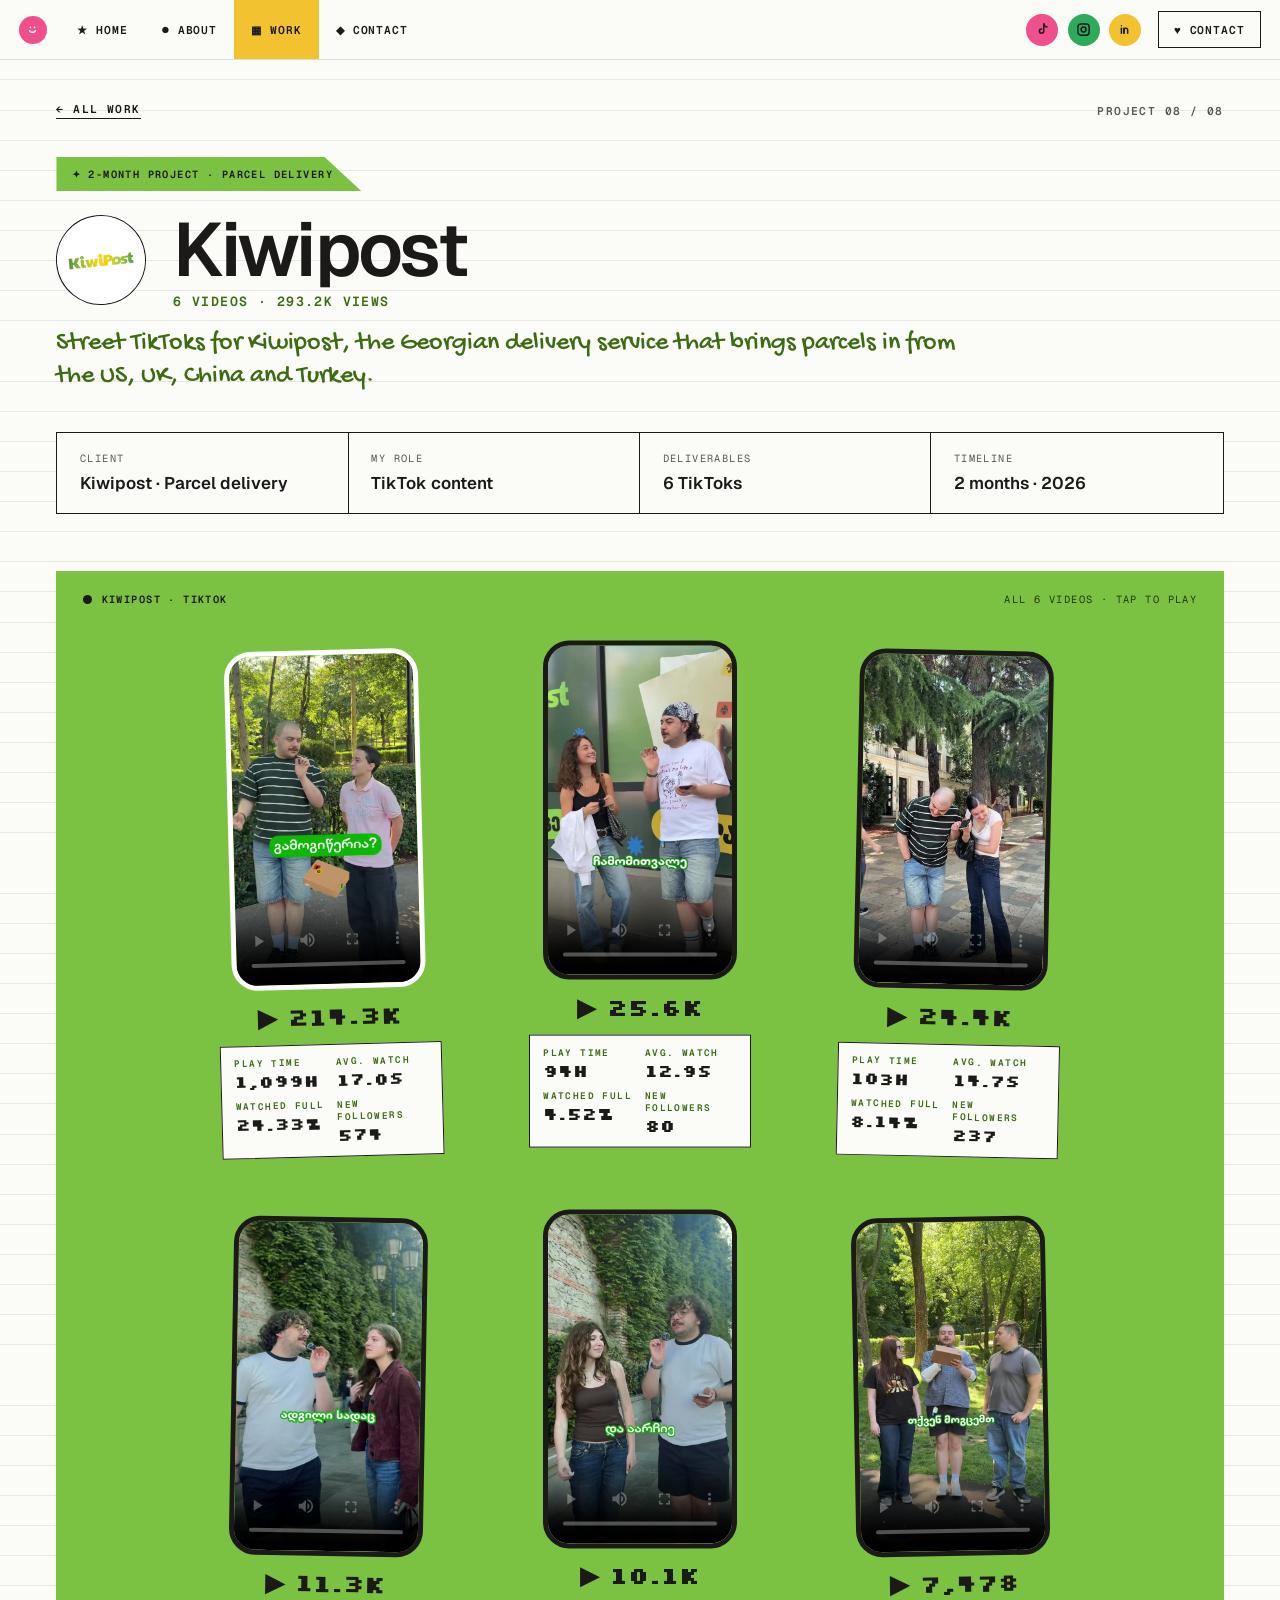
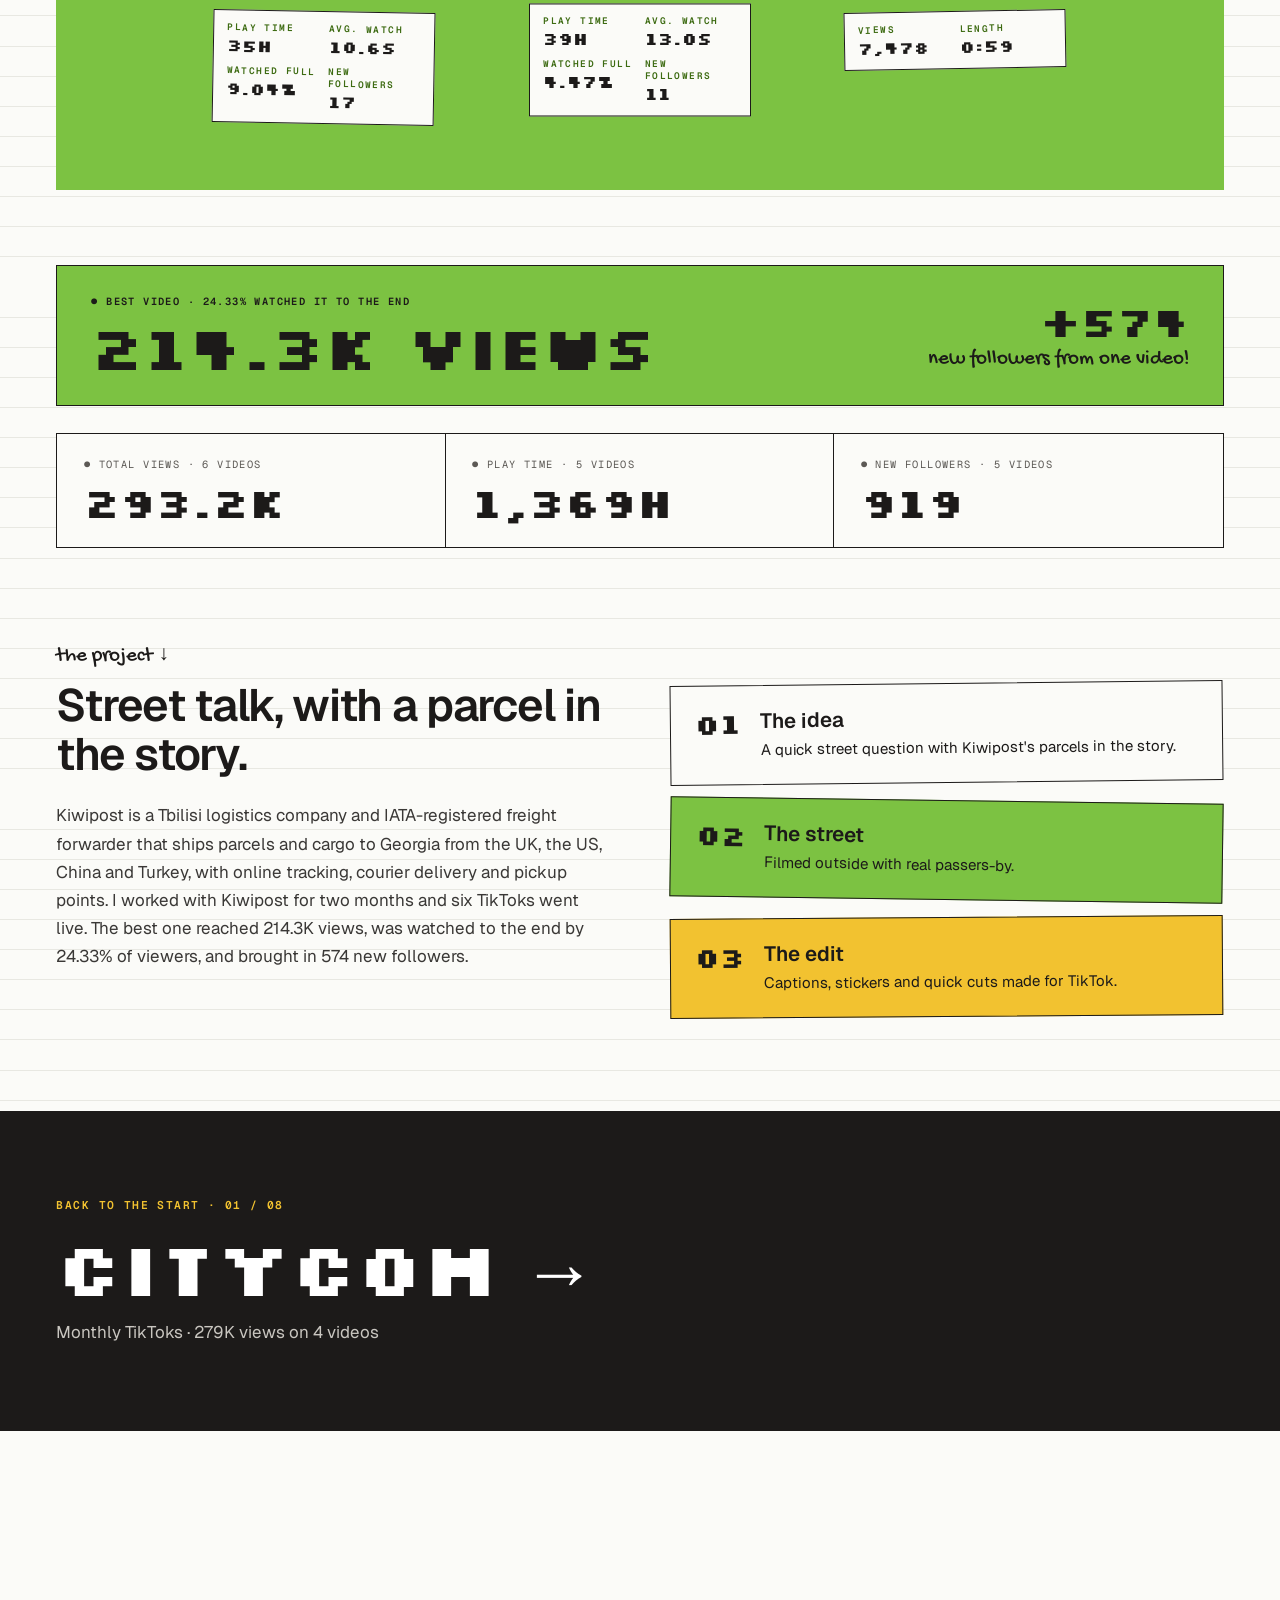
<file: Project08.html>
<!doctype html>
<html lang="en">
<head>
<meta charset="utf-8">
<meta name="viewport" content="width=device-width, initial-scale=1">
<title>Kiwipost — Case Study</title>
<meta name="description" content="Irakli Jashi, TikTok content creator in Tbilisi. Scripting, filming and editing TikToks for brands.">
<meta property="og:title" content="Kiwipost — Case Study">
<meta property="og:description" content="Irakli Jashi, TikTok content creator in Tbilisi. Scripting, filming and editing TikToks for brands.">
<meta property="og:image" content="assets/428924a46bc8e9712ab8777692a8602a.jpg">
<link rel="icon" href="assets/favicon.svg" type="image/svg+xml">
<link rel="stylesheet" href="https://fonts.googleapis.com/css2?family=Silkscreen:wght@400;700&amp;family=Gochi+Hand&amp;family=Geist:wght@400;500;600;700&amp;family=Geist+Mono:wght@400;500;600&amp;display=swap">
<style>
body{margin:0;font-family:'Geist',sans-serif;color:#1c1a19;background:#8d8d8d}
a{color:#1c1a19;text-decoration:none}a:hover{color:#ec6a3c}
html{scroll-behavior:smooth}
.lift{transition:transform .35s cubic-bezier(.2,.8,.2,1)}
.lift:hover{transform:translateY(-8px) rotate(0deg)!important}
.wob{transition:transform .2s}
.wob:hover{transform:rotate(-3deg) scale(1.05)}
</style>
<style>html,body{background:#fbfbf8;overflow-x:hidden}#top{margin:0 auto;background:none!important}</style>
<link rel="stylesheet" href="assets/mobile.css">
<script>function fit(){var w=window.innerWidth;document.documentElement.style.zoom=w<=820?1:w/1360}fit();addEventListener('resize',fit)</script>
</head>
<body class="page-project">
<div id="top" style="width: 1360px; height: 3220px; box-sizing: border-box; padding: 0; display: flex; background-color: #8d8d8d; background-image: linear-gradient(rgba(255,255,255,0.35) 2px, transparent 2px), linear-gradient(90deg, rgba(255,255,255,0.35) 2px, transparent 2px); background-size: 56px 56px; font-family: 'Geist', sans-serif">
<div style="flex-grow: 1; display: flex; flex-direction: column; background-color: #fbfbf8; background-image: repeating-linear-gradient(0deg, transparent 0px, transparent 31px, #e8e8e2 31px, #e8e8e2 32px); overflow: hidden">

<!-- NAV -->
<nav aria-label="Main" style="height: 64px; flex-shrink: 0; box-sizing: border-box; padding: 0 20px; display: flex; align-items: center; justify-content: space-between; background: #fbfbf8; border-bottom: 1px solid #deded7">
<div style="display: flex; align-items: center; height: 100%">
<a href="index.html" aria-label="Home" style="width: 30px; height: 30px; border-radius: 50%; background: #ef4f8a; display: flex; align-items: center; justify-content: center; margin-right: 14px">
<svg width="18" height="18" viewBox="0 0 24 24" fill="none" stroke="#ffffff" stroke-width="2.4" stroke-linecap="round"><path d="M8 14c1 1.5 2.4 2.2 4 2.2s3-.7 4-2.2"></path><path d="M9 9v.01"></path><path d="M15 9v.01"></path></svg>
</a>
<a href="index.html" style="height: 100%; display: flex; align-items: center; padding: 0 18px; font-family: 'Geist Mono', monospace; font-size: 12px; font-weight: 600; letter-spacing: 1px">★ HOME</a>
<a href="About.html" style="height: 100%; display: flex; align-items: center; padding: 0 18px; font-family: 'Geist Mono', monospace; font-size: 12px; font-weight: 600; letter-spacing: 1px">● ABOUT</a>
<a href="Work.html" style="height: 100%; display: flex; align-items: center; padding: 0 18px; background: #f2c230; font-family: 'Geist Mono', monospace; font-size: 12px; font-weight: 600; letter-spacing: 1px">▦ WORK</a>
<a href="Contact.html" style="height: 100%; display: flex; align-items: center; padding: 0 18px; font-family: 'Geist Mono', monospace; font-size: 12px; font-weight: 600; letter-spacing: 1px">◆ CONTACT</a>
</div>
<div style="display: flex; align-items: center; gap: 10px">
<a class="wob" href="https://www.tiktok.com/@patrickhavingfun" aria-label="TikTok" style="width: 34px; height: 34px; border-radius: 50%; background: #ef4f8a; display: flex; align-items: center; justify-content: center; color: #1c1a19"><svg width="16" height="16" viewBox="0 0 24 24" fill="none" stroke="currentColor" stroke-width="2.4" stroke-linecap="round" stroke-linejoin="round"><path d="M14 3v11.5a3.5 3.5 0 1 1-3.5-3.5"></path><path d="M14 3c.5 2.8 2.4 4.6 5 5"></path></svg></a>
<a class="wob" href="https://www.instagram.com/__patrickkk__/" aria-label="Instagram" style="width: 34px; height: 34px; border-radius: 50%; background: #2eaa5c; display: flex; align-items: center; justify-content: center; color: #1c1a19"><svg width="16" height="16" viewBox="0 0 24 24" fill="none" stroke="currentColor" stroke-width="2.4" stroke-linecap="round" stroke-linejoin="round"><rect x="3" y="3" width="18" height="18" rx="5"></rect><circle cx="12" cy="12" r="4"></circle></svg></a>
<a class="wob" href="https://www.linkedin.com/in/irakli-jashi-490ba789/" aria-label="LinkedIn" style="width: 34px; height: 34px; border-radius: 50%; background: #f2c230; display: flex; align-items: center; justify-content: center; color: #1c1a19"><svg width="16" height="16" viewBox="0 0 24 24" fill="none" stroke="currentColor" stroke-width="2.4" stroke-linecap="round" stroke-linejoin="round"><path d="M7 10v8"></path><path d="M7 6v.01"></path><path d="M11 18v-5a3 3 0 0 1 6 0v5"></path><path d="M11 10v8"></path></svg></a>
<a href="Contact.html" style="margin-left: 8px; height: 38px; padding: 0 16px; border: 1.5px solid #1c1a19; display: flex; align-items: center; gap: 8px; font-family: 'Geist Mono', monospace; font-size: 12px; font-weight: 600; letter-spacing: 1px">♥ CONTACT</a>
</div>
</nav>

<!-- HEADER -->
<section style="padding: 44px 60px 0; display: flex; flex-direction: column">
<div style="display: flex; justify-content: space-between; align-items: center; font-family: 'Geist Mono', monospace; font-size: 12px; font-weight: 600; letter-spacing: 1.5px">
<a href="Work.html" style="border-bottom: 1.5px solid #1c1a19; padding-bottom: 3px">← ALL WORK</a>
<span style="color: #5c5955">PROJECT 08 / 08</span>
</div>
<span style="margin-top: 40px; align-self: flex-start; height: 36px; padding: 0 30px 0 16px; background: #7cc242; color: #1c1a19; display: flex; align-items: center; font-family: 'Geist Mono', monospace; font-size: 11px; font-weight: 600; letter-spacing: 1.5px; clip-path: polygon(0 0, 88% 0, 100% 100%, 0 100%)">✦ 2-MONTH PROJECT · PARCEL DELIVERY</span>
<div style="margin-top: 20px; display: flex; align-items: center; gap: 28px">
<img src="assets/0fd209a1c5844f77169b66f21b1b838a.png" alt="Kiwipost logo" style="width: 96px; height: 96px; border-radius: 50%; border: 2px solid #1c1a19; box-sizing: border-box; display: block; transform: rotate(-6deg)">
<div style="display: flex; flex-direction: column; gap: 4px">
<h1 style="margin: 0; font-size: 80px; line-height: 84px; font-weight: 600; letter-spacing: -2.8px">Kiwipost</h1>
<span style="font-family: 'Geist Mono', monospace; font-size: 14px; font-weight: 600; letter-spacing: 1.5px; color: #3d6b12">6 VIDEOS · 293.2K VIEWS</span>
</div>
</div>
<p style="margin: 18px 0 0; font-family: 'Gochi Hand', cursive; font-size: 28px; line-height: 36px; color: #3d6b12; max-width: 980px">Street TikToks for Kiwipost, the Georgian delivery service that brings parcels in from the US, UK, China and Turkey.</p>
<div style="margin-top: 40px; display: grid; grid-template-columns: repeat(4, minmax(0, 1fr)); border: 1.5px solid #1c1a19; background: #fbfbf8">
<div style="padding: 20px 24px; border-right: 1.5px solid #1c1a19; display: flex; flex-direction: column; gap: 8px"><span style="font-family: 'Geist Mono', monospace; font-size: 11px; letter-spacing: 1.5px; color: #5c5955">CLIENT</span><span style="font-size: 18px; font-weight: 600">Kiwipost · Parcel delivery</span></div>
<div style="padding: 20px 24px; border-right: 1.5px solid #1c1a19; display: flex; flex-direction: column; gap: 8px"><span style="font-family: 'Geist Mono', monospace; font-size: 11px; letter-spacing: 1.5px; color: #5c5955">MY ROLE</span><span style="font-size: 18px; font-weight: 600">TikTok content</span></div>
<div style="padding: 20px 24px; border-right: 1.5px solid #1c1a19; display: flex; flex-direction: column; gap: 8px"><span style="font-family: 'Geist Mono', monospace; font-size: 11px; letter-spacing: 1.5px; color: #5c5955">DELIVERABLES</span><span style="font-size: 18px; font-weight: 600">6 TikToks</span></div>
<div style="padding: 20px 24px; display: flex; flex-direction: column; gap: 8px"><span style="font-family: 'Geist Mono', monospace; font-size: 11px; letter-spacing: 1.5px; color: #5c5955">TIMELINE</span><span style="font-size: 18px; font-weight: 600">2 months · 2026</span></div>
</div>
</section>

<!-- STREET / VIDEOS -->
<section style="margin: 60px 60px 0; padding: 84px 0 70px; background: #7cc242; position: relative">
<div style="position: absolute; left: 28px; right: 28px; top: 24px; display: flex; justify-content: space-between; align-items: center">
<span style="display: flex; align-items: center; gap: 10px; font-family: 'Geist Mono', monospace; font-size: 11px; font-weight: 600; letter-spacing: 1.5px; color: #1c1a19"><span style="width: 10px; height: 10px; border-radius: 50%; background: #1c1a19"></span>KIWIPOST · TIKTOK</span>
<span style="font-family: 'Geist Mono', monospace; font-size: 11px; letter-spacing: 1.5px; color: #1f3b0b">ALL 6 VIDEOS · TAP TO PLAY</span>
</div>
<div style="display: grid; grid-template-columns: repeat(3, 236px); justify-content: center; column-gap: 96px; row-gap: 64px">
<div class="lift" style="width: 236px; display: flex; flex-direction: column; align-items: center; gap: 16px; transform: rotate(-1.5deg)">
<div style="width: 196px; height: 350px; border-radius: 28px; border: 6px solid #ffffff; background: #000000; overflow: hidden">
<video src="assets/6ca4bdcc4560556e9551e154ecf448e1.mp4" poster="assets/109c32601fc132bad5437f3c5266839f.jpg" controls="" playsinline="" preload="metadata" aria-label="Kiwipost TikTok 01" style="width: 100%; height: 100%; object-fit: cover; display: block; background: #000000"></video>
</div>
<span style="font-family: 'Silkscreen', monospace; font-size: 26px; font-weight: 700; line-height: 26px; color: #1c1a19">▶ 214.3K</span>
<div style="width: 236px; box-sizing: border-box; padding: 12px 14px; background: #fbfbf8; border: 1.5px solid #1c1a19; display: grid; grid-template-columns: repeat(2, minmax(0, 1fr)); row-gap: 10px; column-gap: 10px"><div style="display: flex; flex-direction: column; gap: 3px"><span style="font-family: 'Geist Mono', monospace; font-size: 10px; font-weight: 600; letter-spacing: 1.5px; color: #3d6b12">PLAY TIME</span><span style="font-family: 'Silkscreen', monospace; font-weight: 700; font-size: 18px; line-height: 20px; color: #1c1a19">1,099H</span></div><div style="display: flex; flex-direction: column; gap: 3px"><span style="font-family: 'Geist Mono', monospace; font-size: 10px; font-weight: 600; letter-spacing: 1.5px; color: #3d6b12">AVG. WATCH</span><span style="font-family: 'Silkscreen', monospace; font-weight: 700; font-size: 18px; line-height: 20px; color: #1c1a19">17.0S</span></div><div style="display: flex; flex-direction: column; gap: 3px"><span style="font-family: 'Geist Mono', monospace; font-size: 10px; font-weight: 600; letter-spacing: 1.5px; color: #3d6b12">WATCHED FULL</span><span style="font-family: 'Silkscreen', monospace; font-weight: 700; font-size: 18px; line-height: 20px; color: #1c1a19">24.33%</span></div><div style="display: flex; flex-direction: column; gap: 3px"><span style="font-family: 'Geist Mono', monospace; font-size: 10px; font-weight: 600; letter-spacing: 1.5px; color: #3d6b12">NEW FOLLOWERS</span><span style="font-family: 'Silkscreen', monospace; font-weight: 700; font-size: 18px; line-height: 20px; color: #1c1a19">574</span></div></div>
</div>
<div class="lift" style="width: 236px; display: flex; flex-direction: column; align-items: center; gap: 16px; transform: translateY(-10px)">
<div style="width: 196px; height: 350px; border-radius: 28px; border: 6px solid #1c1a19; background: #000000; overflow: hidden">
<video src="assets/806a70728b8bfeead5ffcfe2c9fa4457.mp4" poster="assets/a974d5cd34641638447584114d10db0c.jpg" controls="" playsinline="" preload="metadata" aria-label="Kiwipost TikTok 02" style="width: 100%; height: 100%; object-fit: cover; display: block; background: #000000"></video>
</div>
<span style="font-family: 'Silkscreen', monospace; font-size: 26px; font-weight: 700; line-height: 26px; color: #1c1a19">▶ 25.6K</span>
<div style="width: 236px; box-sizing: border-box; padding: 12px 14px; background: #fbfbf8; border: 1.5px solid #1c1a19; display: grid; grid-template-columns: repeat(2, minmax(0, 1fr)); row-gap: 10px; column-gap: 10px"><div style="display: flex; flex-direction: column; gap: 3px"><span style="font-family: 'Geist Mono', monospace; font-size: 10px; font-weight: 600; letter-spacing: 1.5px; color: #3d6b12">PLAY TIME</span><span style="font-family: 'Silkscreen', monospace; font-weight: 700; font-size: 18px; line-height: 20px; color: #1c1a19">94H</span></div><div style="display: flex; flex-direction: column; gap: 3px"><span style="font-family: 'Geist Mono', monospace; font-size: 10px; font-weight: 600; letter-spacing: 1.5px; color: #3d6b12">AVG. WATCH</span><span style="font-family: 'Silkscreen', monospace; font-weight: 700; font-size: 18px; line-height: 20px; color: #1c1a19">12.9S</span></div><div style="display: flex; flex-direction: column; gap: 3px"><span style="font-family: 'Geist Mono', monospace; font-size: 10px; font-weight: 600; letter-spacing: 1.5px; color: #3d6b12">WATCHED FULL</span><span style="font-family: 'Silkscreen', monospace; font-weight: 700; font-size: 18px; line-height: 20px; color: #1c1a19">4.52%</span></div><div style="display: flex; flex-direction: column; gap: 3px"><span style="font-family: 'Geist Mono', monospace; font-size: 10px; font-weight: 600; letter-spacing: 1.5px; color: #3d6b12">NEW FOLLOWERS</span><span style="font-family: 'Silkscreen', monospace; font-weight: 700; font-size: 18px; line-height: 20px; color: #1c1a19">80</span></div></div>
</div>
<div class="lift" style="width: 236px; display: flex; flex-direction: column; align-items: center; gap: 16px; transform: rotate(1.2deg)">
<div style="width: 196px; height: 350px; border-radius: 28px; border: 6px solid #1c1a19; background: #000000; overflow: hidden">
<video src="assets/5890ce2c8f76ca7f2df09250fd646352.mp4" poster="assets/fc23f5f359a5510a2fb6b1b935f1f847.jpg" controls="" playsinline="" preload="metadata" aria-label="Kiwipost TikTok 03" style="width: 100%; height: 100%; object-fit: cover; display: block; background: #000000"></video>
</div>
<span style="font-family: 'Silkscreen', monospace; font-size: 26px; font-weight: 700; line-height: 26px; color: #1c1a19">▶ 24.4K</span>
<div style="width: 236px; box-sizing: border-box; padding: 12px 14px; background: #fbfbf8; border: 1.5px solid #1c1a19; display: grid; grid-template-columns: repeat(2, minmax(0, 1fr)); row-gap: 10px; column-gap: 10px"><div style="display: flex; flex-direction: column; gap: 3px"><span style="font-family: 'Geist Mono', monospace; font-size: 10px; font-weight: 600; letter-spacing: 1.5px; color: #3d6b12">PLAY TIME</span><span style="font-family: 'Silkscreen', monospace; font-weight: 700; font-size: 18px; line-height: 20px; color: #1c1a19">103H</span></div><div style="display: flex; flex-direction: column; gap: 3px"><span style="font-family: 'Geist Mono', monospace; font-size: 10px; font-weight: 600; letter-spacing: 1.5px; color: #3d6b12">AVG. WATCH</span><span style="font-family: 'Silkscreen', monospace; font-weight: 700; font-size: 18px; line-height: 20px; color: #1c1a19">14.7S</span></div><div style="display: flex; flex-direction: column; gap: 3px"><span style="font-family: 'Geist Mono', monospace; font-size: 10px; font-weight: 600; letter-spacing: 1.5px; color: #3d6b12">WATCHED FULL</span><span style="font-family: 'Silkscreen', monospace; font-weight: 700; font-size: 18px; line-height: 20px; color: #1c1a19">8.14%</span></div><div style="display: flex; flex-direction: column; gap: 3px"><span style="font-family: 'Geist Mono', monospace; font-size: 10px; font-weight: 600; letter-spacing: 1.5px; color: #3d6b12">NEW FOLLOWERS</span><span style="font-family: 'Silkscreen', monospace; font-weight: 700; font-size: 18px; line-height: 20px; color: #1c1a19">237</span></div></div>
</div>
<div class="lift" style="width: 236px; display: flex; flex-direction: column; align-items: center; gap: 16px; transform: rotate(1deg)">
<div style="width: 196px; height: 350px; border-radius: 28px; border: 6px solid #1c1a19; background: #000000; overflow: hidden">
<video src="assets/5cd10ad842f2fd0418a2b30ee9c8ca44.mp4" poster="assets/68224ff92a99663ba8ec6b78d3626821.jpg" controls="" playsinline="" preload="metadata" aria-label="Kiwipost TikTok 04" style="width: 100%; height: 100%; object-fit: cover; display: block; background: #000000"></video>
</div>
<span style="font-family: 'Silkscreen', monospace; font-size: 26px; font-weight: 700; line-height: 26px; color: #1c1a19">▶ 11.3K</span>
<div style="width: 236px; box-sizing: border-box; padding: 12px 14px; background: #fbfbf8; border: 1.5px solid #1c1a19; display: grid; grid-template-columns: repeat(2, minmax(0, 1fr)); row-gap: 10px; column-gap: 10px"><div style="display: flex; flex-direction: column; gap: 3px"><span style="font-family: 'Geist Mono', monospace; font-size: 10px; font-weight: 600; letter-spacing: 1.5px; color: #3d6b12">PLAY TIME</span><span style="font-family: 'Silkscreen', monospace; font-weight: 700; font-size: 18px; line-height: 20px; color: #1c1a19">35H</span></div><div style="display: flex; flex-direction: column; gap: 3px"><span style="font-family: 'Geist Mono', monospace; font-size: 10px; font-weight: 600; letter-spacing: 1.5px; color: #3d6b12">AVG. WATCH</span><span style="font-family: 'Silkscreen', monospace; font-weight: 700; font-size: 18px; line-height: 20px; color: #1c1a19">10.6S</span></div><div style="display: flex; flex-direction: column; gap: 3px"><span style="font-family: 'Geist Mono', monospace; font-size: 10px; font-weight: 600; letter-spacing: 1.5px; color: #3d6b12">WATCHED FULL</span><span style="font-family: 'Silkscreen', monospace; font-weight: 700; font-size: 18px; line-height: 20px; color: #1c1a19">9.04%</span></div><div style="display: flex; flex-direction: column; gap: 3px"><span style="font-family: 'Geist Mono', monospace; font-size: 10px; font-weight: 600; letter-spacing: 1.5px; color: #3d6b12">NEW FOLLOWERS</span><span style="font-family: 'Silkscreen', monospace; font-weight: 700; font-size: 18px; line-height: 20px; color: #1c1a19">17</span></div></div>
</div>
<div class="lift" style="width: 236px; display: flex; flex-direction: column; align-items: center; gap: 16px; transform: translateY(-8px)">
<div style="width: 196px; height: 350px; border-radius: 28px; border: 6px solid #1c1a19; background: #000000; overflow: hidden">
<video src="assets/00a03aad8fca7f66418bf23ae430a848.mp4" poster="assets/9af0e57406c3e86fbf7192ab5c1a5571.jpg" controls="" playsinline="" preload="metadata" aria-label="Kiwipost TikTok 05" style="width: 100%; height: 100%; object-fit: cover; display: block; background: #000000"></video>
</div>
<span style="font-family: 'Silkscreen', monospace; font-size: 26px; font-weight: 700; line-height: 26px; color: #1c1a19">▶ 10.1K</span>
<div style="width: 236px; box-sizing: border-box; padding: 12px 14px; background: #fbfbf8; border: 1.5px solid #1c1a19; display: grid; grid-template-columns: repeat(2, minmax(0, 1fr)); row-gap: 10px; column-gap: 10px"><div style="display: flex; flex-direction: column; gap: 3px"><span style="font-family: 'Geist Mono', monospace; font-size: 10px; font-weight: 600; letter-spacing: 1.5px; color: #3d6b12">PLAY TIME</span><span style="font-family: 'Silkscreen', monospace; font-weight: 700; font-size: 18px; line-height: 20px; color: #1c1a19">39H</span></div><div style="display: flex; flex-direction: column; gap: 3px"><span style="font-family: 'Geist Mono', monospace; font-size: 10px; font-weight: 600; letter-spacing: 1.5px; color: #3d6b12">AVG. WATCH</span><span style="font-family: 'Silkscreen', monospace; font-weight: 700; font-size: 18px; line-height: 20px; color: #1c1a19">13.0S</span></div><div style="display: flex; flex-direction: column; gap: 3px"><span style="font-family: 'Geist Mono', monospace; font-size: 10px; font-weight: 600; letter-spacing: 1.5px; color: #3d6b12">WATCHED FULL</span><span style="font-family: 'Silkscreen', monospace; font-weight: 700; font-size: 18px; line-height: 20px; color: #1c1a19">4.47%</span></div><div style="display: flex; flex-direction: column; gap: 3px"><span style="font-family: 'Geist Mono', monospace; font-size: 10px; font-weight: 600; letter-spacing: 1.5px; color: #3d6b12">NEW FOLLOWERS</span><span style="font-family: 'Silkscreen', monospace; font-weight: 700; font-size: 18px; line-height: 20px; color: #1c1a19">11</span></div></div>
</div>
<div class="lift" style="width: 236px; display: flex; flex-direction: column; align-items: center; gap: 16px; transform: rotate(-1deg)">
<div style="width: 196px; height: 350px; border-radius: 28px; border: 6px solid #1c1a19; background: #000000; overflow: hidden">
<video src="assets/69d51f6bb571782f14fb4f54febae9d1.mp4" poster="assets/59735005dba94ca827de01b8f18d1141.jpg" controls="" playsinline="" preload="metadata" aria-label="Kiwipost TikTok 06" style="width: 100%; height: 100%; object-fit: cover; display: block; background: #000000"></video>
</div>
<span style="font-family: 'Silkscreen', monospace; font-size: 26px; font-weight: 700; line-height: 26px; color: #1c1a19">▶ 7,478</span>
<div style="width: 236px; box-sizing: border-box; padding: 12px 14px; background: #fbfbf8; border: 1.5px solid #1c1a19; display: grid; grid-template-columns: repeat(2, minmax(0, 1fr)); row-gap: 10px; column-gap: 10px"><div style="display: flex; flex-direction: column; gap: 3px"><span style="font-family: 'Geist Mono', monospace; font-size: 10px; font-weight: 600; letter-spacing: 1.5px; color: #3d6b12">VIEWS</span><span style="font-family: 'Silkscreen', monospace; font-weight: 700; font-size: 18px; line-height: 20px; color: #1c1a19">7,478</span></div><div style="display: flex; flex-direction: column; gap: 3px"><span style="font-family: 'Geist Mono', monospace; font-size: 10px; font-weight: 600; letter-spacing: 1.5px; color: #3d6b12">LENGTH</span><span style="font-family: 'Silkscreen', monospace; font-weight: 700; font-size: 18px; line-height: 20px; color: #1c1a19">0:59</span></div></div>
</div>
</div>
</section>

<!-- FACTS -->
<section style="padding: 80px 60px 0; display: flex; flex-direction: column; gap: 28px">
<div style="display: flex; align-items: center; justify-content: space-between; padding: 30px 36px; background: #7cc242; color: #1c1a19; border: 1.5px solid #1c1a19">
<div style="display: flex; flex-direction: column; gap: 10px">
<span style="font-family: 'Geist Mono', monospace; font-size: 11px; font-weight: 600; letter-spacing: 1.5px">● BEST VIDEO · 24.33% WATCHED IT TO THE END</span>
<span style="font-family: 'Silkscreen', monospace; font-weight: 700; font-size: 64px; line-height: 64px">214.3K VIEWS</span>
</div>
<div style="display: flex; flex-direction: column; align-items: flex-end; gap: 6px">
<span style="font-family: 'Silkscreen', monospace; font-weight: 700; font-size: 44px; line-height: 44px">+574</span>
<span style="font-family: 'Gochi Hand', cursive; font-size: 22px">new followers from one video!</span>
</div>
</div>
<div style="display: grid; grid-template-columns: repeat(3, minmax(0, 1fr)); border: 1.5px solid #1c1a19; background: #fbfbf8">
<div style="padding: 26px 28px; border-right: 1.5px solid #1c1a19; display: flex; flex-direction: column; gap: 10px"><span style="font-family: 'Geist Mono', monospace; font-size: 11px; letter-spacing: 1.5px; color: #5c5955">● TOTAL VIEWS · 6 VIDEOS</span><span style="font-family: 'Silkscreen', monospace; font-weight: 700; font-size: 44px; line-height: 44px">293.2K</span></div>
<div style="padding: 26px 28px; border-right: 1.5px solid #1c1a19; display: flex; flex-direction: column; gap: 10px"><span style="font-family: 'Geist Mono', monospace; font-size: 11px; letter-spacing: 1.5px; color: #5c5955">● PLAY TIME · 5 VIDEOS</span><span style="font-family: 'Silkscreen', monospace; font-weight: 700; font-size: 44px; line-height: 44px">1,369H</span></div>
<div style="padding: 26px 28px; display: flex; flex-direction: column; gap: 10px"><span style="font-family: 'Geist Mono', monospace; font-size: 11px; letter-spacing: 1.5px; color: #5c5955">● NEW FOLLOWERS · 5 VIDEOS</span><span style="font-family: 'Silkscreen', monospace; font-weight: 700; font-size: 44px; line-height: 44px">919</span></div>
</div>
</section>

<!-- THE PROJECT -->
<section style="padding: 100px 60px 0; display: grid; grid-template-columns: minmax(0, 1fr) minmax(0, 1fr); gap: 64px; align-items: start">
<div style="display: flex; flex-direction: column; gap: 14px">
<span style="font-family: 'Gochi Hand', cursive; font-size: 22px">the project ↓</span>
<h2 style="margin: 0; font-size: 48px; line-height: 52px; font-weight: 600; letter-spacing: -1.4px">Street talk, with a parcel in the story.</h2>
<p style="margin: 10px 0 0; font-size: 18px; line-height: 30px; color: #3a3836">Kiwipost is a Tbilisi logistics company and IATA-registered freight forwarder that ships parcels and cargo to Georgia from the UK, the US, China and Turkey, with online tracking, courier delivery and pickup points. I worked with Kiwipost for two months and six TikToks went live. The best one reached 214.3K views, was watched to the end by 24.33% of viewers, and brought in 574 new followers.</p>
</div>
<div style="display: flex; flex-direction: column; gap: 18px; padding-top: 44px">
<div style="padding: 24px 26px; background: #fbfbf8; color: #1c1a19; border: 1.5px solid #1c1a19; display: flex; gap: 20px; align-items: flex-start; transform: rotate(-0.6deg)">
<span style="font-family: 'Silkscreen', monospace; font-weight: 700; font-size: 30px; line-height: 30px">01</span>
<div style="display: flex; flex-direction: column; gap: 6px"><span style="font-size: 22px; line-height: 26px; font-weight: 600">The idea</span><span style="font-size: 16px; line-height: 24px">A quick street question with Kiwipost's parcels in the story.</span></div>
</div>
<div style="padding: 24px 26px; background: #7cc242; color: #1c1a19; border: 1.5px solid #1c1a19; display: flex; gap: 20px; align-items: flex-start; transform: rotate(0.8deg)">
<span style="font-family: 'Silkscreen', monospace; font-weight: 700; font-size: 30px; line-height: 30px">02</span>
<div style="display: flex; flex-direction: column; gap: 6px"><span style="font-size: 22px; line-height: 26px; font-weight: 600">The street</span><span style="font-size: 16px; line-height: 24px">Filmed outside with real passers-by.</span></div>
</div>
<div style="padding: 24px 26px; background: #f2c230; color: #1c1a19; border: 1.5px solid #1c1a19; display: flex; gap: 20px; align-items: flex-start; transform: rotate(-0.4deg)">
<span style="font-family: 'Silkscreen', monospace; font-weight: 700; font-size: 30px; line-height: 30px">03</span>
<div style="display: flex; flex-direction: column; gap: 6px"><span style="font-size: 22px; line-height: 26px; font-weight: 600">The edit</span><span style="font-size: 16px; line-height: 24px">Captions, stickers and quick cuts made for TikTok.</span></div>
</div>
</div>
</section>

<!-- NEXT PROJECT -->
<a href="Project01.html" style="flex-grow: 1; margin-top: 100px; background: #1c1a19; color: #ffffff; display: flex; flex-direction: column; justify-content: center; padding: 60px; gap: 16px">
<span style="font-family: 'Geist Mono', monospace; font-size: 12px; font-weight: 600; letter-spacing: 1.5px; color: #f2c230">BACK TO THE START · 01 / 08</span>
<span style="font-family: 'Silkscreen', monospace; font-weight: 700; font-size: 80px; line-height: 84px">CITYCOM →</span>
<span style="font-size: 18px; color: #c9c6c0">Monthly TikToks · 279K views on 4 videos</span>
</a>

</div>
</div>
</body>
</html>
</file>
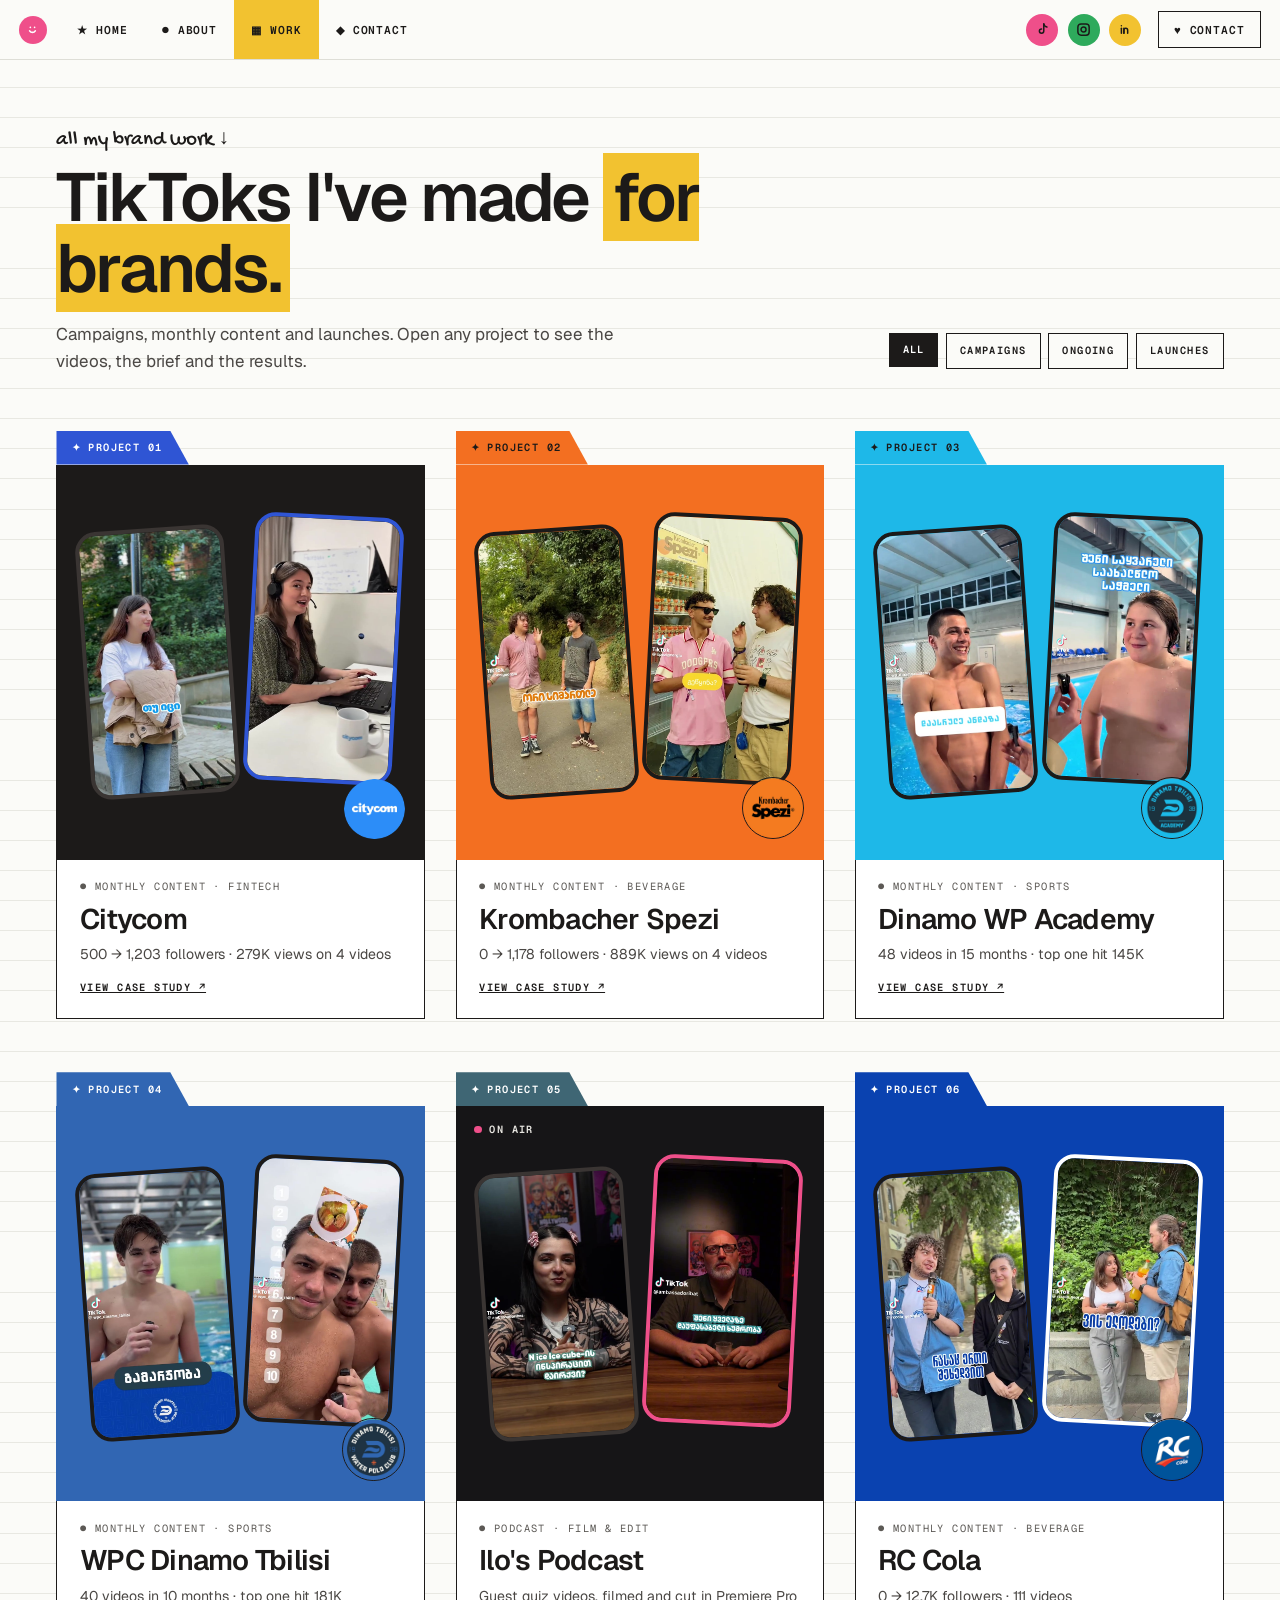
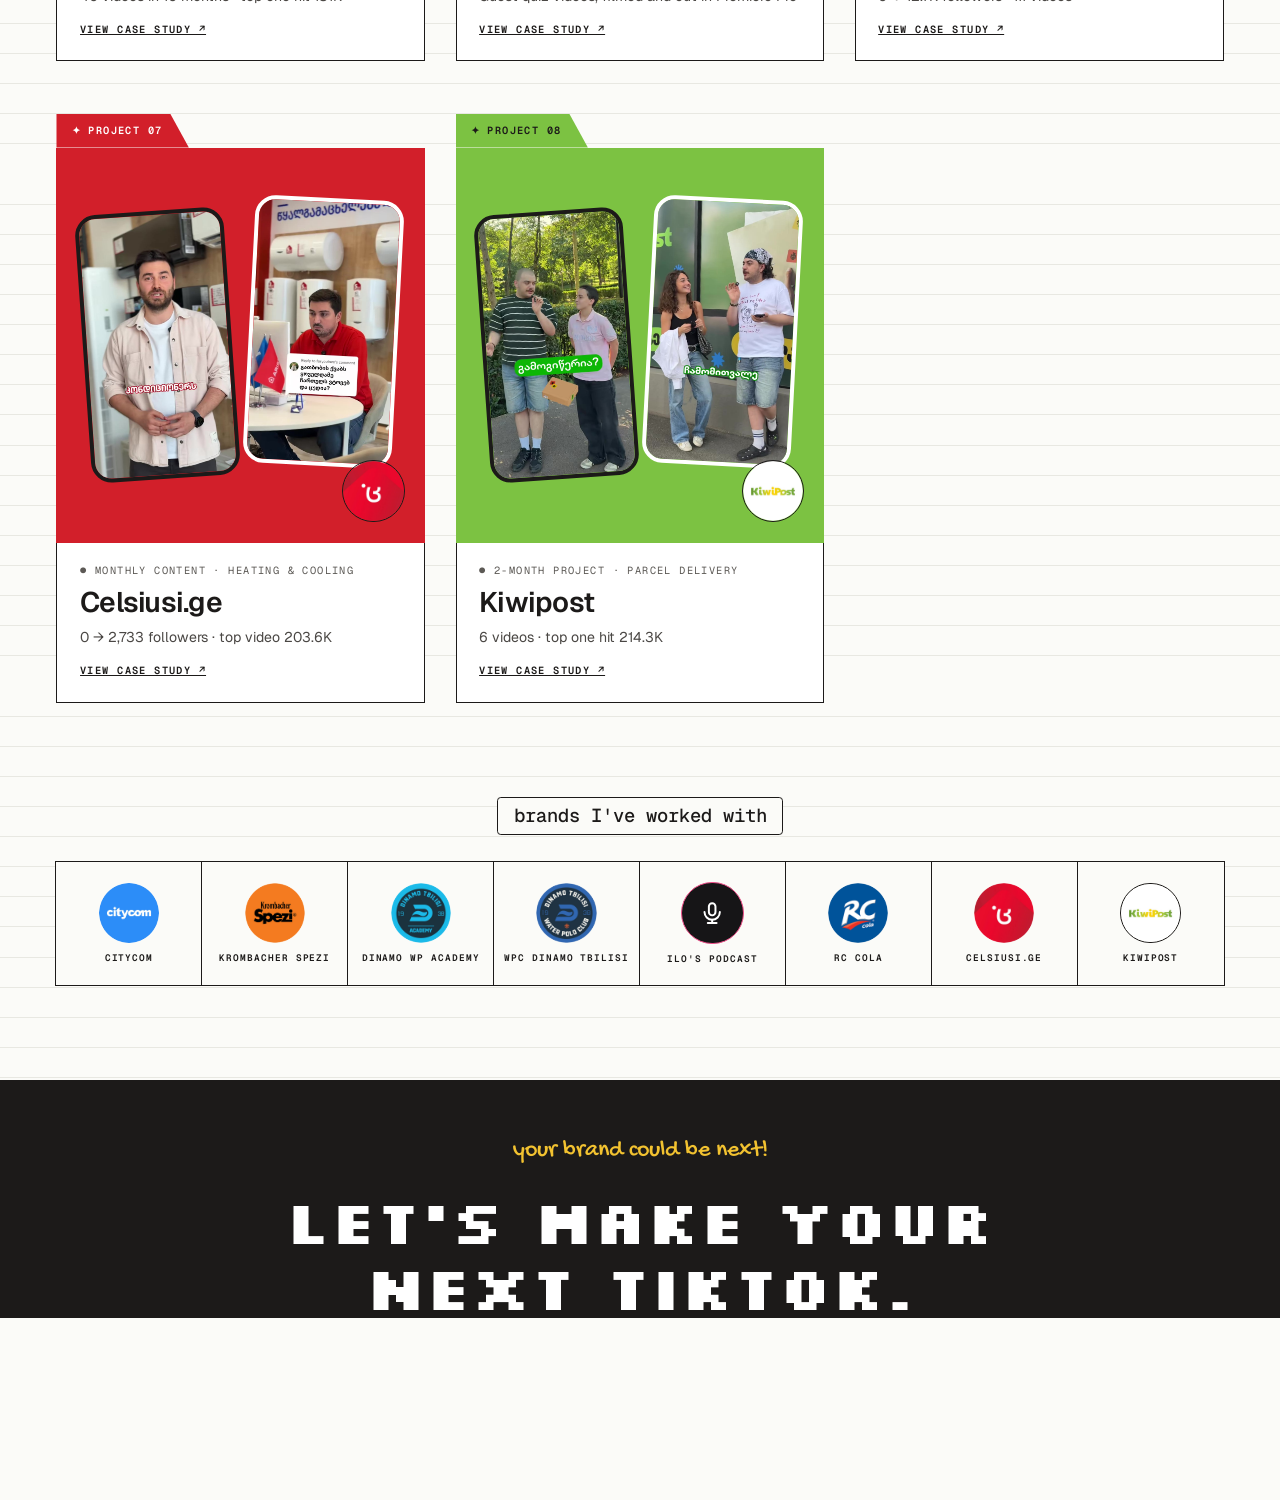
<file: Work.html>
<!doctype html>
<html lang="en">
<head>
<meta charset="utf-8">
<meta name="viewport" content="width=device-width, initial-scale=1">
<title>Irakli Jashi — Work</title>
<meta name="description" content="Irakli Jashi, TikTok content creator in Tbilisi. Scripting, filming and editing TikToks for brands.">
<meta property="og:title" content="Irakli Jashi — Work">
<meta property="og:description" content="Irakli Jashi, TikTok content creator in Tbilisi. Scripting, filming and editing TikToks for brands.">
<meta property="og:image" content="assets/428924a46bc8e9712ab8777692a8602a.jpg">
<link rel="icon" href="assets/favicon.svg" type="image/svg+xml">
<link rel="stylesheet" href="https://fonts.googleapis.com/css2?family=Silkscreen:wght@400;700&amp;family=Gochi+Hand&amp;family=Geist:wght@400;500;600;700&amp;family=Geist+Mono:wght@400;500;600&amp;display=swap">
<style>
body{margin:0;font-family:'Geist',sans-serif;color:#1c1a19;background:#8d8d8d}
a{color:#1c1a19;text-decoration:none}a:hover{color:#ec6a3c}
html{scroll-behavior:smooth}
.lift{transition:transform .35s cubic-bezier(.2,.8,.2,1),box-shadow .35s}
.lift:hover{transform:translateY(-8px);box-shadow:0 26px 40px rgba(0,0,0,.22)}
.wob{transition:transform .2s}
.wob:hover{transform:rotate(-3deg) scale(1.05)}
</style>
<style>html,body{background:#fbfbf8;overflow-x:hidden}#top{margin:0 auto;background:none!important}</style>
<link rel="stylesheet" href="assets/mobile.css">
<script>function fit(){var w=window.innerWidth;document.documentElement.style.zoom=w<=820?1:w/1360}fit();addEventListener('resize',fit)</script>
</head>
<body class="page-work">
<div id="top" style="width: 1360px; height: 3100px; box-sizing: border-box; padding: 0; display: flex; background-color: #8d8d8d; background-image: linear-gradient(rgba(255,255,255,0.35) 2px, transparent 2px), linear-gradient(90deg, rgba(255,255,255,0.35) 2px, transparent 2px); background-size: 56px 56px; font-family: 'Geist', sans-serif">
<div style="flex-grow: 1; display: flex; flex-direction: column; background-color: #fbfbf8; background-image: repeating-linear-gradient(0deg, transparent 0px, transparent 31px, #e8e8e2 31px, #e8e8e2 32px); overflow: hidden">

<!-- NAV -->
<nav aria-label="Main" style="height: 64px; flex-shrink: 0; box-sizing: border-box; padding: 0 20px; display: flex; align-items: center; justify-content: space-between; background: #fbfbf8; border-bottom: 1px solid #deded7">
<div style="display: flex; align-items: center; height: 100%">
<a href="index.html" aria-label="Home" style="width: 30px; height: 30px; border-radius: 50%; background: #ef4f8a; display: flex; align-items: center; justify-content: center; margin-right: 14px">
<svg width="18" height="18" viewBox="0 0 24 24" fill="none" stroke="#ffffff" stroke-width="2.4" stroke-linecap="round"><path d="M8 14c1 1.5 2.4 2.2 4 2.2s3-.7 4-2.2"></path><path d="M9 9v.01"></path><path d="M15 9v.01"></path></svg>
</a>
<a href="index.html" style="height: 100%; display: flex; align-items: center; padding: 0 18px; font-family: 'Geist Mono', monospace; font-size: 12px; font-weight: 600; letter-spacing: 1px">★ HOME</a>
<a href="About.html" style="height: 100%; display: flex; align-items: center; padding: 0 18px; font-family: 'Geist Mono', monospace; font-size: 12px; font-weight: 600; letter-spacing: 1px">● ABOUT</a>
<a href="#top" style="height: 100%; display: flex; align-items: center; padding: 0 18px; background: #f2c230; font-family: 'Geist Mono', monospace; font-size: 12px; font-weight: 600; letter-spacing: 1px">▦ WORK</a>
<a href="Contact.html" style="height: 100%; display: flex; align-items: center; padding: 0 18px; font-family: 'Geist Mono', monospace; font-size: 12px; font-weight: 600; letter-spacing: 1px">◆ CONTACT</a>
</div>
<div style="display: flex; align-items: center; gap: 10px">
<a class="wob" href="https://www.tiktok.com/@patrickhavingfun" aria-label="TikTok" style="width: 34px; height: 34px; border-radius: 50%; background: #ef4f8a; display: flex; align-items: center; justify-content: center; color: #1c1a19"><svg width="16" height="16" viewBox="0 0 24 24" fill="none" stroke="currentColor" stroke-width="2.4" stroke-linecap="round" stroke-linejoin="round"><path d="M14 3v11.5a3.5 3.5 0 1 1-3.5-3.5"></path><path d="M14 3c.5 2.8 2.4 4.6 5 5"></path></svg></a>
<a class="wob" href="https://www.instagram.com/__patrickkk__/" aria-label="Instagram" style="width: 34px; height: 34px; border-radius: 50%; background: #2eaa5c; display: flex; align-items: center; justify-content: center; color: #1c1a19"><svg width="16" height="16" viewBox="0 0 24 24" fill="none" stroke="currentColor" stroke-width="2.4" stroke-linecap="round" stroke-linejoin="round"><rect x="3" y="3" width="18" height="18" rx="5"></rect><circle cx="12" cy="12" r="4"></circle></svg></a>
<a class="wob" href="https://www.linkedin.com/in/irakli-jashi-490ba789/" aria-label="LinkedIn" style="width: 34px; height: 34px; border-radius: 50%; background: #f2c230; display: flex; align-items: center; justify-content: center; color: #1c1a19"><svg width="16" height="16" viewBox="0 0 24 24" fill="none" stroke="currentColor" stroke-width="2.4" stroke-linecap="round" stroke-linejoin="round"><path d="M7 10v8"></path><path d="M7 6v.01"></path><path d="M11 18v-5a3 3 0 0 1 6 0v5"></path><path d="M11 10v8"></path></svg></a>
<a href="Contact.html" style="margin-left: 8px; height: 38px; padding: 0 16px; border: 1.5px solid #1c1a19; display: flex; align-items: center; gap: 8px; font-family: 'Geist Mono', monospace; font-size: 12px; font-weight: 600; letter-spacing: 1px">♥ CONTACT</a>
</div>
</nav>

<!-- HEADER -->
<section style="padding: 70px 60px 0; display: flex; justify-content: space-between; align-items: flex-end">
<div style="display: flex; flex-direction: column; gap: 10px">
<span style="font-family: 'Gochi Hand', cursive; font-size: 22px">all my brand work ↓</span>
<h1 style="margin: 0; font-size: 72px; line-height: 76px; font-weight: 600; letter-spacing: -2.4px">TikToks I've made <span style="background: #f2c230; padding: 0 10px">for brands.</span></h1>
<p style="margin: 8px 0 0; max-width: 620px; font-size: 18px; line-height: 28px; color: #4a4744">Campaigns, monthly content and launches. Open any project to see the videos, the brief and the results.</p>
</div>
<div style="display: flex; gap: 8px; padding-bottom: 6px">
<span style="height: 36px; padding: 0 14px; background: #1c1a19; color: #ffffff; display: flex; align-items: center; font-family: 'Geist Mono', monospace; font-size: 11px; font-weight: 600; letter-spacing: 1.5px">ALL</span>
<span style="height: 36px; padding: 0 14px; border: 1.5px solid #1c1a19; background: #fbfbf8; display: flex; align-items: center; font-family: 'Geist Mono', monospace; font-size: 11px; font-weight: 600; letter-spacing: 1.5px">CAMPAIGNS</span>
<span style="height: 36px; padding: 0 14px; border: 1.5px solid #1c1a19; background: #fbfbf8; display: flex; align-items: center; font-family: 'Geist Mono', monospace; font-size: 11px; font-weight: 600; letter-spacing: 1.5px">ONGOING</span>
<span style="height: 36px; padding: 0 14px; border: 1.5px solid #1c1a19; background: #fbfbf8; display: flex; align-items: center; font-family: 'Geist Mono', monospace; font-size: 11px; font-weight: 600; letter-spacing: 1.5px">LAUNCHES</span>
</div>
</section>

<!-- GRID -->
<section style="margin-top: 60px; padding: 0 60px; display: grid; grid-template-columns: repeat(3, minmax(0, 1fr)); column-gap: 32px; row-gap: 56px">

<a class="lift" href="Project01.html" style="display: flex; flex-direction: column">
<span style="align-self: flex-start; height: 36px; padding: 0 28px 0 16px; background: #2f55d4; color: #ffffff; display: flex; align-items: center; font-family: 'Geist Mono', monospace; font-size: 11px; font-weight: 600; letter-spacing: 1.5px; clip-path: polygon(0 0, 86% 0, 100% 100%, 0 100%)">✦ PROJECT 01</span>
<div style="position: relative; height: 420px; background: #1c1a19; display: flex; align-items: center; justify-content: center; gap: 18px">
<div style="width: 150px; height: 276px; border-radius: 22px; border: 5px solid #3a3533; overflow: hidden; transform: rotate(-4deg)"><img src="assets/0a1515175e7ab5a2c014aa47084f7c7c.jpg" alt="Still from Citycom TikTok 01" style="width: 100%; height: 100%; object-fit: cover; display: block"></div>
<div style="width: 150px; height: 276px; border-radius: 22px; border: 5px solid #2f55d4; overflow: hidden; transform: translateY(-14px) rotate(3deg)"><img src="assets/59791cace2bff4ed7b792c3336d3f40d.jpg" alt="Still from Citycom TikTok 02" style="width: 100%; height: 100%; object-fit: cover; display: block"></div>
<img src="assets/245f34530306344fcbf87601d6df1fce.png" alt="Citycom logo" style="position: absolute; right: 22px; bottom: 22px; width: 64px; height: 64px; border-radius: 50%; display: block">
</div>
<div style="padding: 22px 24px 26px; background: #ffffff; border: 1.5px solid #1c1a19; border-top: none; display: flex; flex-direction: column; gap: 10px">
<span style="font-family: 'Geist Mono', monospace; font-size: 11px; letter-spacing: 1.5px; color: #5c5955">● MONTHLY CONTENT · FINTECH</span>
<span style="font-size: 30px; line-height: 34px; font-weight: 600; letter-spacing: -0.8px">Citycom</span>
<span style="font-size: 15px; line-height: 23px; color: #4a4744">500 → 1,203 followers · 279K views on 4 videos</span>
<span style="margin-top: 6px; font-family: 'Geist Mono', monospace; font-size: 11px; font-weight: 600; letter-spacing: 1.5px; text-decoration: underline">VIEW CASE STUDY ↗</span>
</div>
</a>

<a class="lift" href="Project02.html" style="display: flex; flex-direction: column">
<span style="align-self: flex-start; height: 36px; padding: 0 28px 0 16px; background: #f36f21; display: flex; align-items: center; font-family: 'Geist Mono', monospace; font-size: 11px; font-weight: 600; letter-spacing: 1.5px; clip-path: polygon(0 0, 86% 0, 100% 100%, 0 100%)">✦ PROJECT 02</span>
<div style="position: relative; height: 420px; background: #f36f21; display: flex; align-items: center; justify-content: center; gap: 18px">
<div style="width: 150px; height: 276px; border-radius: 22px; border: 5px solid #1c1a19; overflow: hidden; transform: rotate(-4deg)"><img src="assets/212a16b628385a50bb9d38c3a52cec45.jpg" alt="Still from Krombacher Spezi TikTok 01" style="width: 100%; height: 100%; object-fit: cover; display: block"></div>
<div style="width: 150px; height: 276px; border-radius: 22px; border: 5px solid #1c1a19; overflow: hidden; transform: translateY(-14px) rotate(3deg)"><img src="assets/e91fe9f78d634caece03b55bf85abe89.jpg" alt="Still from Krombacher Spezi TikTok 02" style="width: 100%; height: 100%; object-fit: cover; display: block"></div>
<img src="assets/c8526560fe8122f4ce8f028a27b4ef23.png" alt="Krombacher Spezi logo" style="position: absolute; right: 22px; bottom: 22px; width: 64px; height: 64px; border-radius: 50%; border: 2px solid #1c1a19; display: block">
</div>
<div style="padding: 22px 24px 26px; background: #ffffff; border: 1.5px solid #1c1a19; border-top: none; display: flex; flex-direction: column; gap: 10px">
<span style="font-family: 'Geist Mono', monospace; font-size: 11px; letter-spacing: 1.5px; color: #5c5955">● MONTHLY CONTENT · BEVERAGE</span>
<span style="font-size: 30px; line-height: 34px; font-weight: 600; letter-spacing: -0.8px">Krombacher Spezi</span>
<span style="font-size: 15px; line-height: 23px; color: #4a4744">0 → 1,178 followers · 889K views on 4 videos</span>
<span style="margin-top: 6px; font-family: 'Geist Mono', monospace; font-size: 11px; font-weight: 600; letter-spacing: 1.5px; text-decoration: underline">VIEW CASE STUDY ↗</span>
</div>
</a>

<a class="lift" href="Project03.html" style="display: flex; flex-direction: column">
<span style="align-self: flex-start; height: 36px; padding: 0 28px 0 16px; background: #1eb8e8; display: flex; align-items: center; font-family: 'Geist Mono', monospace; font-size: 11px; font-weight: 600; letter-spacing: 1.5px; clip-path: polygon(0 0, 86% 0, 100% 100%, 0 100%)">✦ PROJECT 03</span>
<div style="position: relative; height: 420px; background: #1eb8e8; display: flex; align-items: center; justify-content: center; gap: 18px">
<div style="width: 150px; height: 276px; border-radius: 22px; border: 5px solid #1c1a19; overflow: hidden; transform: rotate(-4deg)"><img src="assets/e4c89615a088d8f268690e548b69b4b5.jpg" alt="Still from Dinamo Academy TikTok 01" style="width: 100%; height: 100%; object-fit: cover; display: block"></div>
<div style="width: 150px; height: 276px; border-radius: 22px; border: 5px solid #1c1a19; overflow: hidden; transform: translateY(-14px) rotate(3deg)"><img src="assets/ac76259e00fd08df1ed2f01eabe0c199.jpg" alt="Still from Dinamo Academy TikTok 02" style="width: 100%; height: 100%; object-fit: cover; display: block"></div>
<img src="assets/06480f8f0e065a417de27edf0cd89238.png" alt="Dinamo Tbilisi Water Polo Academy logo" style="position: absolute; right: 22px; bottom: 22px; width: 64px; height: 64px; border-radius: 50%; border: 2px solid #1c1a19; display: block">
</div>
<div style="padding: 22px 24px 26px; background: #ffffff; border: 1.5px solid #1c1a19; border-top: none; display: flex; flex-direction: column; gap: 10px">
<span style="font-family: 'Geist Mono', monospace; font-size: 11px; letter-spacing: 1.5px; color: #5c5955">● MONTHLY CONTENT · SPORTS</span>
<span style="font-size: 30px; line-height: 34px; font-weight: 600; letter-spacing: -0.8px">Dinamo WP Academy</span>
<span style="font-size: 15px; line-height: 23px; color: #4a4744">48 videos in 15 months · top one hit 145K</span>
<span style="margin-top: 6px; font-family: 'Geist Mono', monospace; font-size: 11px; font-weight: 600; letter-spacing: 1.5px; text-decoration: underline">VIEW CASE STUDY ↗</span>
</div>
</a>

<a class="lift" href="Project04.html" style="display: flex; flex-direction: column">
<span style="align-self: flex-start; height: 36px; padding: 0 28px 0 16px; background: #3166b3; color: #ffffff; display: flex; align-items: center; font-family: 'Geist Mono', monospace; font-size: 11px; font-weight: 600; letter-spacing: 1.5px; clip-path: polygon(0 0, 86% 0, 100% 100%, 0 100%)">✦ PROJECT 04</span>
<div style="position: relative; height: 420px; background: #3166b3; display: flex; align-items: center; justify-content: center; gap: 18px">
<div style="width: 150px; height: 276px; border-radius: 22px; border: 5px solid #1c1a19; overflow: hidden; transform: rotate(-4deg)"><img src="assets/f5c25ff1b0334d2905e0956997396fc5.jpg" alt="Still from WPC Dinamo Tbilisi TikTok 01" style="width: 100%; height: 100%; object-fit: cover; display: block"></div>
<div style="width: 150px; height: 276px; border-radius: 22px; border: 5px solid #1c1a19; overflow: hidden; transform: translateY(-14px) rotate(3deg)"><img src="assets/33d4952a43a3e65f58b56ea5a8583068.jpg" alt="Still from WPC Dinamo Tbilisi TikTok 04" style="width: 100%; height: 100%; object-fit: cover; display: block"></div>
<img src="assets/da907d4afdf607e21e58a0cf332499ba.png" alt="WPC Dinamo Tbilisi logo" style="position: absolute; right: 22px; bottom: 22px; width: 64px; height: 64px; border-radius: 50%; border: 2px solid #1c1a19; display: block">
</div>
<div style="padding: 22px 24px 26px; background: #ffffff; border: 1.5px solid #1c1a19; border-top: none; display: flex; flex-direction: column; gap: 10px">
<span style="font-family: 'Geist Mono', monospace; font-size: 11px; letter-spacing: 1.5px; color: #5c5955">● MONTHLY CONTENT · SPORTS</span>
<span style="font-size: 30px; line-height: 34px; font-weight: 600; letter-spacing: -0.8px">WPC Dinamo Tbilisi</span>
<span style="font-size: 15px; line-height: 23px; color: #4a4744">40 videos in 10 months · top one hit 181K</span>
<span style="margin-top: 6px; font-family: 'Geist Mono', monospace; font-size: 11px; font-weight: 600; letter-spacing: 1.5px; text-decoration: underline">VIEW CASE STUDY ↗</span>
</div>
</a>

<a class="lift" href="Project05.html" style="display: flex; flex-direction: column">
<span style="align-self: flex-start; height: 36px; padding: 0 28px 0 16px; background: #3f6674; color: #ffffff; display: flex; align-items: center; font-family: 'Geist Mono', monospace; font-size: 11px; font-weight: 600; letter-spacing: 1.5px; clip-path: polygon(0 0, 86% 0, 100% 100%, 0 100%)">✦ PROJECT 05</span>
<div style="position: relative; height: 420px; background: #161517; display: flex; align-items: center; justify-content: center; gap: 18px">
<div style="width: 150px; height: 276px; border-radius: 22px; border: 5px solid #3a3533; overflow: hidden; transform: rotate(-4deg)"><img src="assets/885f41912b07bce959ecb70a8ed7f2d7.jpg" alt="Still from Ilo's Podcast episode 03" style="width: 100%; height: 100%; object-fit: cover; display: block"></div>
<div style="width: 150px; height: 276px; border-radius: 22px; border: 5px solid #ef4f8a; overflow: hidden; transform: translateY(-14px) rotate(3deg)"><img src="assets/7e50c042d0390fe9c8abacf4e620b15e.jpg" alt="Still from Ilo's Podcast episode 04" style="width: 100%; height: 100%; object-fit: cover; display: block"></div>
<span style="position: absolute; left: 20px; top: 18px; display: flex; align-items: center; gap: 8px; font-family: 'Geist Mono', monospace; font-size: 11px; font-weight: 600; letter-spacing: 1.5px; color: #e8e6e1"><span style="width: 8px; height: 8px; border-radius: 50%; background: #ef4f8a"></span>ON AIR</span>
</div>
<div style="padding: 22px 24px 26px; background: #ffffff; border: 1.5px solid #1c1a19; border-top: none; display: flex; flex-direction: column; gap: 10px">
<span style="font-family: 'Geist Mono', monospace; font-size: 11px; letter-spacing: 1.5px; color: #5c5955">● PODCAST · FILM &amp; EDIT</span>
<span style="font-size: 30px; line-height: 34px; font-weight: 600; letter-spacing: -0.8px">Ilo's Podcast</span>
<span style="font-size: 15px; line-height: 23px; color: #4a4744">Guest quiz videos, filmed and cut in Premiere Pro</span>
<span style="margin-top: 6px; font-family: 'Geist Mono', monospace; font-size: 11px; font-weight: 600; letter-spacing: 1.5px; text-decoration: underline">VIEW CASE STUDY ↗</span>
</div>
</a>

<a class="lift" href="Project06.html" style="display: flex; flex-direction: column">
<span style="align-self: flex-start; height: 36px; padding: 0 28px 0 16px; background: #0a42b0; color: #ffffff; display: flex; align-items: center; font-family: 'Geist Mono', monospace; font-size: 11px; font-weight: 600; letter-spacing: 1.5px; clip-path: polygon(0 0, 86% 0, 100% 100%, 0 100%)">✦ PROJECT 06</span>
<div style="position: relative; height: 420px; background: #0a42b0; display: flex; align-items: center; justify-content: center; gap: 18px">
<div style="width: 150px; height: 276px; border-radius: 22px; border: 5px solid #1c1a19; overflow: hidden; transform: rotate(-4deg)"><img src="assets/4e72e6d734a004598579118f5889c63a.jpg" alt="Still from RC Cola TikTok 01" style="width: 100%; height: 100%; object-fit: cover; display: block"></div>
<div style="width: 150px; height: 276px; border-radius: 22px; border: 5px solid #ffffff; overflow: hidden; transform: translateY(-14px) rotate(3deg)"><img src="assets/80cb717c8897ef9b449ff8fe45ee2e7b.jpg" alt="Still from RC Cola TikTok 02" style="width: 100%; height: 100%; object-fit: cover; display: block"></div>
<img src="assets/94bb33407940696da68f5b58d2dd20be.png" alt="RC Cola logo" style="position: absolute; right: 22px; bottom: 22px; width: 64px; height: 64px; border-radius: 50%; border: 2px solid #1c1a19; display: block">
</div>
<div style="padding: 22px 24px 26px; background: #ffffff; border: 1.5px solid #1c1a19; border-top: none; display: flex; flex-direction: column; gap: 10px">
<span style="font-family: 'Geist Mono', monospace; font-size: 11px; letter-spacing: 1.5px; color: #5c5955">● MONTHLY CONTENT · BEVERAGE</span>
<span style="font-size: 30px; line-height: 34px; font-weight: 600; letter-spacing: -0.8px">RC Cola</span>
<span style="font-size: 15px; line-height: 23px; color: #4a4744">0 → 12.7K followers · 111 videos</span>
<span style="margin-top: 6px; font-family: 'Geist Mono', monospace; font-size: 11px; font-weight: 600; letter-spacing: 1.5px; text-decoration: underline">VIEW CASE STUDY ↗</span>
</div>
</a>

<a class="lift" href="Project07.html" style="display: flex; flex-direction: column">
<span style="align-self: flex-start; height: 36px; padding: 0 28px 0 16px; background: #d21f2a; color: #ffffff; display: flex; align-items: center; font-family: 'Geist Mono', monospace; font-size: 11px; font-weight: 600; letter-spacing: 1.5px; clip-path: polygon(0 0, 86% 0, 100% 100%, 0 100%)">✦ PROJECT 07</span>
<div style="position: relative; height: 420px; background: #d21f2a; display: flex; align-items: center; justify-content: center; gap: 18px">
<div style="width: 150px; height: 276px; border-radius: 22px; border: 5px solid #1c1a19; overflow: hidden; transform: rotate(-4deg)"><img src="assets/1e00c846ce32325647fb24b59115a592.jpg" alt="Still from Celsiusi.ge TikTok 01" style="width: 100%; height: 100%; object-fit: cover; display: block"></div>
<div style="width: 150px; height: 276px; border-radius: 22px; border: 5px solid #ffffff; overflow: hidden; transform: translateY(-14px) rotate(3deg)"><img src="assets/62320d22162a235af4d9f37114d7a5ee.jpg" alt="Still from Celsiusi.ge TikTok 02" style="width: 100%; height: 100%; object-fit: cover; display: block"></div>
<img src="assets/3e772aadbe5e9831eceec152dc5afee2.png" alt="Celsiusi.ge logo" style="position: absolute; right: 22px; bottom: 22px; width: 64px; height: 64px; border-radius: 50%; border: 2px solid #1c1a19; display: block">
</div>
<div style="padding: 22px 24px 26px; background: #ffffff; border: 1.5px solid #1c1a19; border-top: none; display: flex; flex-direction: column; gap: 10px">
<span style="font-family: 'Geist Mono', monospace; font-size: 11px; letter-spacing: 1.5px; color: #5c5955">● MONTHLY CONTENT · HEATING &amp; COOLING</span>
<span style="font-size: 30px; line-height: 34px; font-weight: 600; letter-spacing: -0.8px">Celsiusi.ge</span>
<span style="font-size: 15px; line-height: 23px; color: #4a4744">0 → 2,733 followers · top video 203.6K</span>
<span style="margin-top: 6px; font-family: 'Geist Mono', monospace; font-size: 11px; font-weight: 600; letter-spacing: 1.5px; text-decoration: underline">VIEW CASE STUDY ↗</span>
</div>
</a>

<a class="lift" href="Project08.html" style="display: flex; flex-direction: column">
<span style="align-self: flex-start; height: 36px; padding: 0 28px 0 16px; background: #7cc242; color: #1c1a19; display: flex; align-items: center; font-family: 'Geist Mono', monospace; font-size: 11px; font-weight: 600; letter-spacing: 1.5px; clip-path: polygon(0 0, 86% 0, 100% 100%, 0 100%)">✦ PROJECT 08</span>
<div style="position: relative; height: 420px; background: #7cc242; display: flex; align-items: center; justify-content: center; gap: 18px">
<div style="width: 150px; height: 276px; border-radius: 22px; border: 5px solid #1c1a19; overflow: hidden; transform: rotate(-4deg)"><img src="assets/109c32601fc132bad5437f3c5266839f.jpg" alt="Still from Kiwipost TikTok 01" style="width: 100%; height: 100%; object-fit: cover; display: block"></div>
<div style="width: 150px; height: 276px; border-radius: 22px; border: 5px solid #ffffff; overflow: hidden; transform: translateY(-14px) rotate(3deg)"><img src="assets/a974d5cd34641638447584114d10db0c.jpg" alt="Still from Kiwipost TikTok 02" style="width: 100%; height: 100%; object-fit: cover; display: block"></div>
<img src="assets/0fd209a1c5844f77169b66f21b1b838a.png" alt="Kiwipost logo" style="position: absolute; right: 22px; bottom: 22px; width: 64px; height: 64px; border-radius: 50%; border: 2px solid #1c1a19; display: block">
</div>
<div style="padding: 22px 24px 26px; background: #ffffff; border: 1.5px solid #1c1a19; border-top: none; display: flex; flex-direction: column; gap: 10px">
<span style="font-family: 'Geist Mono', monospace; font-size: 11px; letter-spacing: 1.5px; color: #5c5955">● 2-MONTH PROJECT · PARCEL DELIVERY</span>
<span style="font-size: 30px; line-height: 34px; font-weight: 600; letter-spacing: -0.8px">Kiwipost</span>
<span style="font-size: 15px; line-height: 23px; color: #4a4744">6 videos · top one hit 214.3K</span>
<span style="margin-top: 6px; font-family: 'Geist Mono', monospace; font-size: 11px; font-weight: 600; letter-spacing: 1.5px; text-decoration: underline">VIEW CASE STUDY ↗</span>
</div>
</a>
</section>

<!-- BRANDS STRIP -->
<section style="margin-top: 100px; padding: 0 60px; display: flex; flex-direction: column; align-items: center; gap: 28px">
<div style="padding: 6px 16px; border: 1.5px solid #1c1a19; border-radius: 4px; background: #fbfbf8; font-family: 'Geist Mono', monospace; font-size: 20px; font-weight: 500">brands I've worked with</div>
<div style="width: 100%; display: grid; grid-template-columns: repeat(8, minmax(0, 1fr)); border: 1.5px solid #1c1a19; background: #fbfbf8">
<a class="wob" href="Project01.html" aria-label="Citycom case study" style="height: 130px; border-right: 1.5px solid #1c1a19; display: flex; flex-direction: column; align-items: center; justify-content: center; gap: 10px"><img src="assets/245f34530306344fcbf87601d6df1fce.png" alt="" style="width: 64px; height: 64px; border-radius: 50%; display: block"><span style="font-family: 'Geist Mono', monospace; font-size: 10px; font-weight: 600; letter-spacing: 1px; text-align: center">CITYCOM</span></a>
<a class="wob" href="Project02.html" aria-label="Krombacher Spezi case study" style="height: 130px; border-right: 1.5px solid #1c1a19; display: flex; flex-direction: column; align-items: center; justify-content: center; gap: 10px"><img src="assets/c8526560fe8122f4ce8f028a27b4ef23.png" alt="" style="width: 64px; height: 64px; border-radius: 50%; display: block"><span style="font-family: 'Geist Mono', monospace; font-size: 10px; font-weight: 600; letter-spacing: 1px; text-align: center">KROMBACHER SPEZI</span></a>
<a class="wob" href="Project03.html" aria-label="Dinamo WP Academy case study" style="height: 130px; border-right: 1.5px solid #1c1a19; display: flex; flex-direction: column; align-items: center; justify-content: center; gap: 10px"><img src="assets/06480f8f0e065a417de27edf0cd89238.png" alt="" style="width: 64px; height: 64px; border-radius: 50%; display: block"><span style="font-family: 'Geist Mono', monospace; font-size: 10px; font-weight: 600; letter-spacing: 1px; text-align: center">DINAMO WP ACADEMY</span></a>
<a class="wob" href="Project04.html" aria-label="WPC Dinamo Tbilisi case study" style="height: 130px; border-right: 1.5px solid #1c1a19; display: flex; flex-direction: column; align-items: center; justify-content: center; gap: 10px"><img src="assets/da907d4afdf607e21e58a0cf332499ba.png" alt="" style="width: 64px; height: 64px; border-radius: 50%; display: block"><span style="font-family: 'Geist Mono', monospace; font-size: 10px; font-weight: 600; letter-spacing: 1px; text-align: center">WPC DINAMO TBILISI</span></a>
<a class="wob" href="Project05.html" aria-label="Ilo's Podcast case study" style="height: 130px; border-right: 1.5px solid #1c1a19; display: flex; flex-direction: column; align-items: center; justify-content: center; gap: 10px"><span aria-hidden="true" style="width: 64px; height: 64px; border-radius: 50%; background: #161517; border: 2px solid #ef4f8a; display: flex; align-items: center; justify-content: center"><svg width="28" height="28" viewBox="0 0 24 24" fill="none" stroke="#ffffff" stroke-width="1.8" stroke-linecap="round" stroke-linejoin="round"><rect x="9" y="3" width="6" height="11" rx="3"></rect><path d="M5 11a7 7 0 0 0 14 0"></path><path d="M12 18v3"></path><path d="M8 21h8"></path></svg></span><span style="font-family: 'Geist Mono', monospace; font-size: 10px; font-weight: 600; letter-spacing: 1px; text-align: center">ILO'S PODCAST</span></a>
<a class="wob" href="Project06.html" aria-label="RC Cola case study" style="height: 130px; border-right: 1.5px solid #1c1a19; display: flex; flex-direction: column; align-items: center; justify-content: center; gap: 10px"><img src="assets/94bb33407940696da68f5b58d2dd20be.png" alt="" style="width: 64px; height: 64px; border-radius: 50%; display: block"><span style="font-family: 'Geist Mono', monospace; font-size: 10px; font-weight: 600; letter-spacing: 1px; text-align: center">RC COLA</span></a>
<a class="wob" href="Project07.html" aria-label="Celsiusi.ge case study" style="height: 130px; border-right: 1.5px solid #1c1a19; display: flex; flex-direction: column; align-items: center; justify-content: center; gap: 10px"><img src="assets/3e772aadbe5e9831eceec152dc5afee2.png" alt="" style="width: 64px; height: 64px; border-radius: 50%; display: block"><span style="font-family: 'Geist Mono', monospace; font-size: 10px; font-weight: 600; letter-spacing: 1px; text-align: center">CELSIUSI.GE</span></a>
<a class="wob" href="Project08.html" aria-label="Kiwipost case study" style="height: 130px; display: flex; flex-direction: column; align-items: center; justify-content: center; gap: 10px"><img src="assets/0fd209a1c5844f77169b66f21b1b838a.png" alt="" style="width: 64px; height: 64px; border-radius: 50%; border: 1.5px solid #1c1a19; box-sizing: border-box; display: block"><span style="font-family: 'Geist Mono', monospace; font-size: 10px; font-weight: 600; letter-spacing: 1px; text-align: center">KIWIPOST</span></a>
</div>
</section>

<!-- CTA -->
<section id="contact" style="flex-grow: 1; margin-top: 100px; display: flex; flex-direction: column; align-items: center; justify-content: center; gap: 24px; background: #1c1a19; color: #ffffff; padding: 60px">
<span style="font-family: 'Gochi Hand', cursive; font-size: 26px; color: #f2c230">your brand could be next!</span>
<h2 style="margin: 0; text-align: center; font-family: 'Silkscreen', monospace; font-weight: 700; font-size: 64px; line-height: 70px">LET'S MAKE YOUR<br>NEXT TIKTOK.</h2>
<a href="mailto:jashiirakli77@gmail.com" style="margin-top: 8px; height: 52px; padding: 0 24px; background: #f2c230; color: #1c1a19; display: flex; align-items: center; gap: 12px; font-family: 'Geist Mono', monospace; font-size: 13px; font-weight: 600; letter-spacing: 1.5px">
<span style="width: 22px; height: 22px; background: #2f55d4; color: #ffffff; display: flex; align-items: center; justify-content: center">↗</span>JASHIIRAKLI77@GMAIL.COM</a>
<span style="font-family: 'Geist Mono', monospace; font-size: 13px; letter-spacing: 1.5px; color: #c9c6c0">BASED IN TBILISI · GEORGIAN &amp; ENGLISH · FREELANCE &amp; PART-TIME</span>
<a href="https://wa.me/995598922935" style="font-family: 'Geist Mono', monospace; font-size: 16px; color: #ffffff">WHATSAPP · +995 598 92 29 35</a>
<span style="margin-top: 24px; font-family: 'Geist Mono', monospace; font-size: 11px; letter-spacing: 1.5px; color: #9a9892">© 2026 IRAKLI JASHI · TIKTOKS FOR BRANDS</span>
</section>

</div>
</div>
</body>
</html>
</file>
<file: assets/mobile.css>
/* Phone layout. The pages are built with inline styles for a 1360px desktop,
   so these rules override them (hence !important) below 820px. */
@media (max-width: 820px) {
  #top { width: 100% !important; height: auto !important; min-height: 100vh; }
  #top * { max-width: 100%; }
  #top img, #top video { height: auto; }

  /* nav: page links only, socials live in the footer */
  nav { height: 56px !important; padding: 0 8px !important; }
  nav > div:last-child { display: none !important; }
  nav > div:first-child { width: 100%; justify-content: space-between; }
  nav > div:first-child > a { padding: 0 9px !important; font-size: 11px !important; letter-spacing: .5px !important; }
  nav > div:first-child > a:first-child { margin-right: 0 !important; flex-shrink: 0; }

  /* sections */
  #top section { height: auto !important; padding-left: 20px !important; padding-right: 20px !important;
    margin-left: 0 !important; margin-right: 0 !important; }
  #top section[style*="padding: 90px"], #top section[style*="padding: 100px"],
  #top section[style*="padding: 110px"] { padding-top: 56px !important; }
  #top section[style*="margin-top: 100px"] { margin-top: 64px !important; }
  #top section[style*="flex-grow: 1"] { padding-top: 48px !important; padding-bottom: 48px !important; }
  #top > div > a[style*="flex-grow: 1"] { padding: 40px 20px !important; margin-top: 64px !important; }

  /* type */
  #top h1 { font-size: 40px !important; line-height: 44px !important; letter-spacing: -1px !important; }
  #top h2 { font-size: 30px !important; line-height: 34px !important; letter-spacing: -.6px !important; }
  #top [style*="font-size: 84px"] { font-size: 30px !important; line-height: 36px !important; }
  #top [style*="font-size: 80px"] { font-size: 34px !important; line-height: 38px !important; }
  #top [style*="font-size: 72px"], #top [style*="font-size: 64px"] { font-size: 30px !important; line-height: 34px !important; }
  #top [style*="font-size: 56px"], #top [style*="font-size: 52px"] { font-size: 32px !important; line-height: 36px !important; }
  #top [style*="font-size: 44px"], #top [style*="font-size: 48px"] { font-size: 28px !important; line-height: 32px !important; }
  #top [style*="font-size: 34px"], #top [style*="font-size: 36px"], #top [style*="font-size: 40px"] { font-size: 26px !important; line-height: 30px !important; }
  #top [style*="font-size: 27px"], #top [style*="font-size: 28px"] { font-size: 21px !important; line-height: 30px !important; }
  #top [style*="white-space: nowrap"] { white-space: normal !important; }
  #top h1 span, #top h2 span { padding: 0 4px !important; }

  /* grids: stats/fact strips go 2-up, card grids 1-up */
  #top [style*="grid-template-columns: repeat(2"],
  #top [style*="grid-template-columns: repeat(3"],
  #top [style*="grid-template-columns: repeat(4"] { grid-template-columns: repeat(2, minmax(0, 1fr)) !important; }
  #top [style*="grid-template-columns: repeat(8"] { grid-template-columns: repeat(4, minmax(0, 1fr)) !important; }
  #top [style*="grid-template-columns"] > [style*="border-right"] { border-right: none !important; }
  #top [style*="grid-template-columns"][style*="border: 1.5px"] > * { border-bottom: 1.5px solid currentColor; box-shadow: inset -1.5px 0 0 #1c1a19; }
  #top section[style*="grid-template-columns"] { grid-template-columns: 1fr !important; gap: 28px !important; }
  #top [style*="span 2"] { grid-column: auto !important; }
  #top [style*="padding: 26px 28px"], #top [style*="padding: 22px 26px"] { padding: 16px !important; }
  #top [style*="padding: 48px"] { padding: 24px !important; }
  #top [style*="padding: 40px 44px"], #top [style*="padding: 30px 32px"] { padding: 22px !important; }
  #top [style*="height: 420px"] { height: auto !important; }

  #top [style*="grid-template-columns: repeat(3"] > :last-child:nth-child(odd) { grid-column: span 2; }
  #top [style*="grid-template-columns: repeat(4"][style*="gap: 28px"] { grid-template-columns: 1fr !important; gap: 18px !important; }
  #top [style*="height: 150px"] { height: auto !important; min-height: 110px; gap: 14px; }

  /* horizontal rows stack */
  #top section[style*="justify-content: space-between"],
  #top section > div[style*="justify-content: space-between"]:not([style*="flex-direction: column"]) {
    flex-direction: column !important; align-items: flex-start !important; gap: 24px !important; }
  #top section[style*="display: flex; align-items: flex-start"],
  #top section[style*="display: flex; gap: 80px"] { flex-direction: column !important; align-items: center !important; gap: 32px !important; }
  #top [style*="display: flex"][style*="gap: 14px"], #top [style*="display: flex; gap: 12px"] { flex-wrap: wrap; justify-content: center; }
  #top [style*="max-width: 900px"] { max-width: 100% !important; }
  #top [style*="width: 1120px"] { width: 100% !important; }
  #top [style*="width: 560px"], #top [style*="width: 440px"] { width: 100% !important; }

  /* decorations that only work on a wide canvas */
  #top svg[width="1360"] { display: none; }
  #top [style*="margin-left: 30px"] { margin-left: 0 !important; }
  .lift:hover, .wob:hover { transform: none !important; }
}

/* ---- per page ---- */
@media (max-width: 820px) {
  /* home hero */
  .page-index #top section:first-of-type { padding-top: 48px !important; padding-bottom: 56px !important; }
  .page-index #top section:first-of-type [style*="padding: 26px 48px"] { padding: 14px 18px !important; letter-spacing: 1px !important; }
  .page-index #top section:first-of-type [style*="position: absolute"][style*="font-size: 12px"] { display: none; }
  .page-index #top section:first-of-type [style*="position: absolute"][style*="bottom: -58px"] { font-size: 15px !important; bottom: -44px !important; padding: 6px 10px !important; }
  .page-index #top section:first-of-type [style*="left: -120px"] { left: -8px !important; }
  .page-index #top section:first-of-type [style*="right: -120px"] { right: -8px !important; }
  .page-index #top section:first-of-type > div[style*="margin-top: 22px"] { margin-top: 62px !important; font-size: 10px !important; text-align: center; display: block !important; line-height: 16px; }
  .page-index #top section:first-of-type > div[style*="margin-top: 22px"] > span { display: inline-block !important; margin-right: 6px; vertical-align: 1px; }
  .page-index #top section:first-of-type h1 { margin-top: 36px !important; font-size: 32px !important; line-height: 40px !important; }
  /* home about: polaroids sit side by side above the text */
  .page-index #about { padding-top: 290px !important; padding-bottom: 20px !important; }
  .page-index #about > span[style*="position: absolute"] { left: 20px !important; }
  .page-index #about > div[style*="position: absolute"] { width: 150px !important; top: 60px !important; }
  .page-index #about > div[style*="left: 70px"] { left: 22px !important; }
  .page-index #about > div[style*="right: 70px"] { right: auto !important; left: calc(50% - 75px) !important; }
  .page-index #about > div[style*="position: absolute"] img { width: 130px !important; height: 150px !important; }
  .page-index #about p { font-size: 20px !important; line-height: 30px !important; }
  .page-index #about .wob[style*="font-size: 18px"] { font-size: 15px !important; padding: 10px 14px !important; }
  .page-index #about .wob[style*="width: 46px"] { display: none !important; }
  .page-index #about > div[style*="margin-top: 40px"] > div { flex-wrap: wrap; justify-content: center; }
  .page-index #about > div[style*="margin-top: 40px"] { flex-direction: row !important; flex-wrap: wrap; justify-content: center; gap: 10px !important; }
  .page-index #about > div[style*="margin-top: 40px"] > div { display: contents !important; }
  .page-index #about [style*="width: 1120px"] { grid-template-columns: 1fr !important; }
  /* featured project cards */
  .page-index #featured a.lift { flex-direction: column !important; gap: 24px; }
  .page-index #featured a.lift > div:last-child { margin: 0 !important; justify-content: center; }
  .page-index #featured a.lift > div:last-child > div { width: 130px !important; height: 236px !important; border-width: 4px !important; margin-top: 0 !important; }
  .page-index #featured img[style*="width: 64px"], .page-index #featured span[style*="width: 64px"] { width: 48px !important; height: 48px !important; flex-shrink: 0; }
  .page-index #work > div:first-child > div:last-child { gap: 16px !important; }

  /* case study videos: 2 phones per row, whatever the desktop arrangement */
  .page-project section:has(video) { height: auto !important; padding: 60px 12px 28px !important; }
  .page-project section:has(video) > div[style*="position: absolute"] { left: 16px !important; right: 16px !important; }
  .page-project section:has(video) > div[style*="position: absolute"] > span:last-child { display: none; }
  .page-project section:has(video):has(> .lift), .page-project section:has(video) > div:has(> .lift) {
    display: flex !important; flex-wrap: wrap !important; justify-content: center !important; align-items: flex-start !important; gap: 28px 14px !important; }
  .page-project .lift:has(video) { width: calc(50% - 7px) !important; transform: none !important; gap: 12px !important; }
  .page-project .lift:has(video) > div:first-child { width: 100% !important; height: auto !important; aspect-ratio: 9 / 16.5; border-width: 4px !important; border-radius: 20px !important; }
  .page-project .lift:has(video) > div:last-child:not(:first-child) { width: 100% !important; padding: 10px !important; column-gap: 6px !important; row-gap: 8px !important; }
  .page-project .lift:has(video) > div:last-child:not(:first-child) span { font-size: 9px !important; letter-spacing: .5px !important; }
  .page-project .lift:has(video) > div:last-child:not(:first-child) span + span { font-size: 13px !important; }
  .page-project .lift:has(video) > span { font-size: 11px !important; letter-spacing: .5px !important; }
  .page-project .lift:has(video) > span[style*="font-size: 26px"] { font-size: 18px !important; line-height: 20px !important; }
  .page-project [style*="width: 96px; height: 96px"] { width: 64px !important; height: 64px !important; }

  /* work grid: phones smaller */
  .page-work [style*="width: 150px; height: 276px"] { width: 110px !important; height: 202px !important; }

  /* about intro photos */
  .page-about #top section:first-of-type > div[style*="width: 440px"] { width: 330px !important; height: 440px !important; }
  .page-about #top section:first-of-type > div[style*="width: 440px"] > div[style*="width: 380px"] { width: 270px !important; }
  .page-about #top section:first-of-type img[style*="width: 352px"] { width: 242px !important; height: 280px !important; }
  .page-about #top section:first-of-type > div[style*="width: 440px"] > div[style*="width: 200px"] { width: 150px !important; }
  .page-about #top section:first-of-type img[style*="width: 180px"] { width: 130px !important; height: 160px !important; }

  /* contact header photo */
  .page-contact #top section:first-of-type > div[style*="width: 250px"] { width: 200px !important; align-self: center; }
  .page-contact #top section:first-of-type img { width: 176px !important; height: 200px !important; }
  .page-contact #top section[style*="grid-template-columns"] { gap: 16px !important; }
  .page-contact .lift { min-height: 0 !important; transform: none !important; }
}
@media (max-width: 820px) {
  #top .lift [style*="grid-template-columns"] > * { border-bottom: none !important; box-shadow: none !important; }
}
</file>
